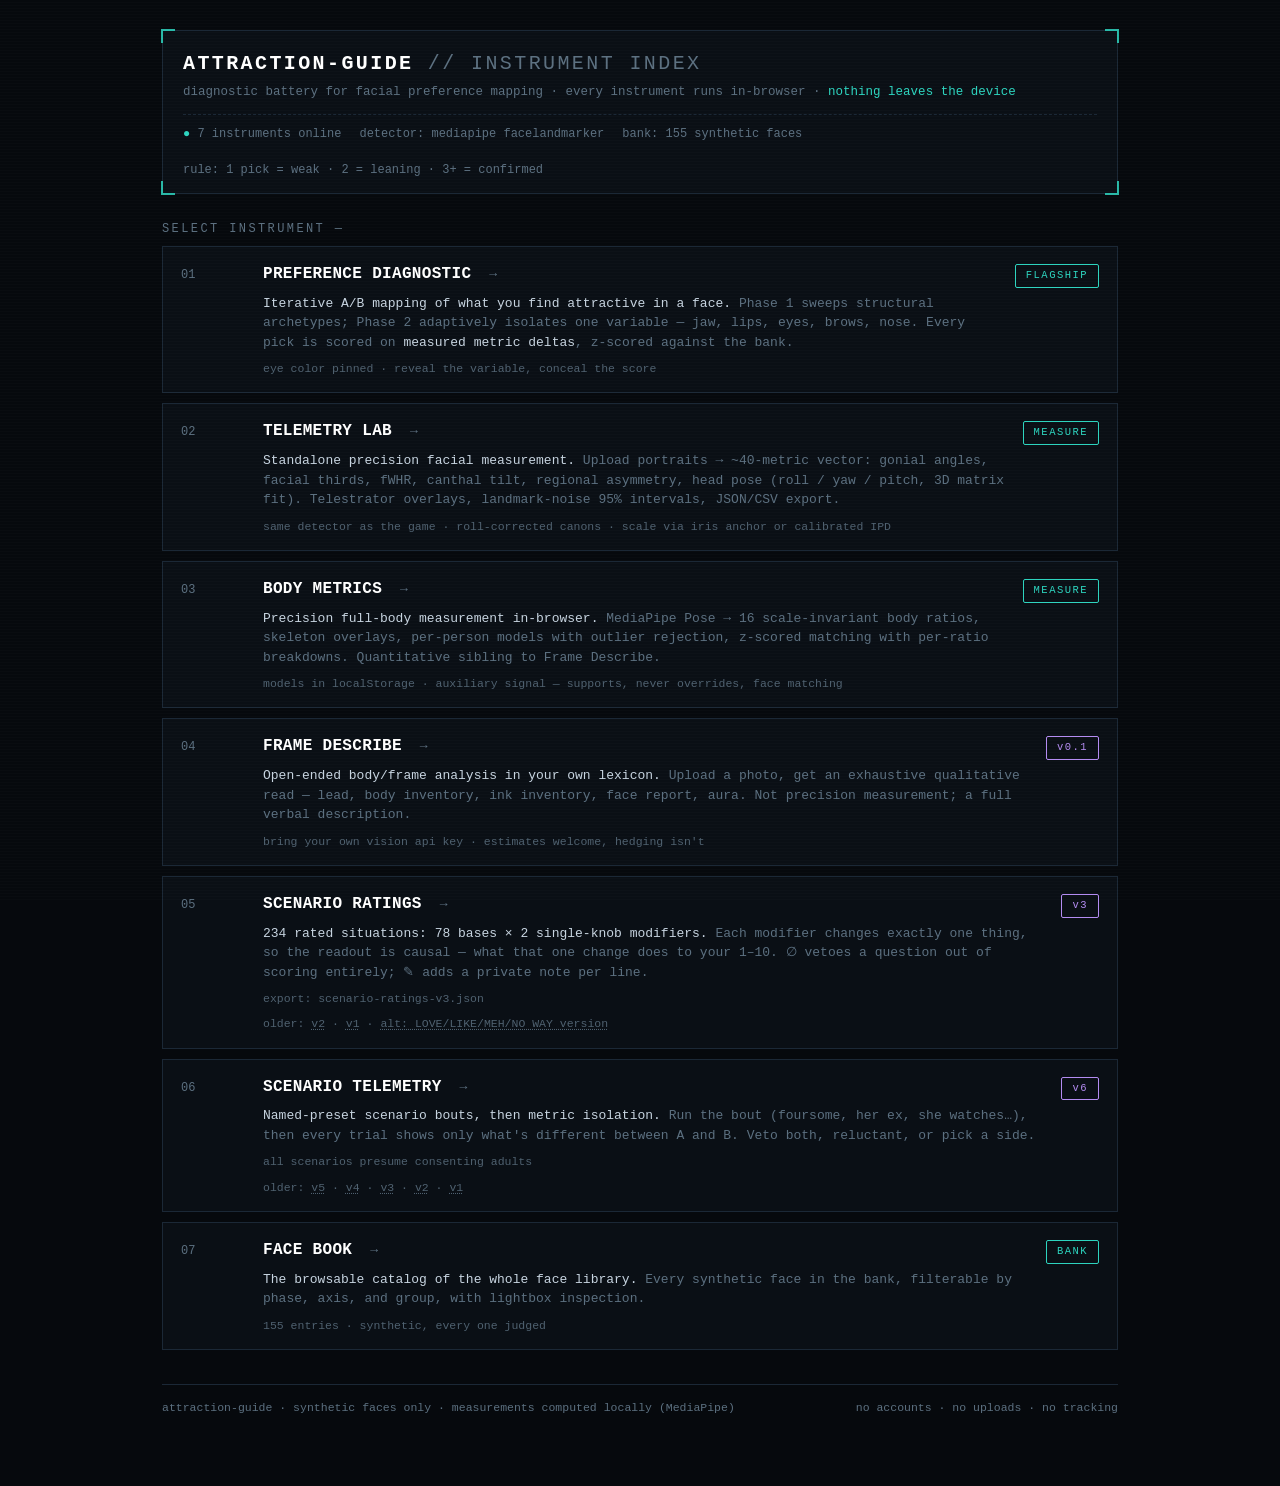
<file: index.html>
<!doctype html>
<html lang="en">
<head>
<meta charset="utf-8">
<meta name="viewport" content="width=device-width, initial-scale=1">
<title>attraction-guide — instrument index</title>
<style>
  :root{
    --bg:#06090d; --panel:#0a0f15; --line:#1b2836; --txt:#c7d4e0; --dim:#5c7080;
    --acc:#2dd4bf; --warn:#e8b62a; --hot:#b48cf2;
  }
  *{box-sizing:border-box}
  html,body{margin:0;padding:0}
  body{background:var(--bg);color:var(--txt);
    font-family:ui-monospace,SFMono-Regular,Menlo,Consolas,"Liberation Mono",monospace;
    font-size:14px;line-height:1.5;min-height:100vh}
  body::after{content:"";position:fixed;inset:0;pointer-events:none;z-index:50;
    background:repeating-linear-gradient(0deg,rgba(255,255,255,.016) 0 1px,transparent 1px 3px)}
  .wrap{max-width:1000px;margin:0 auto;padding:30px 22px 70px}
  /* HUD header */
  .hud{position:relative;border:1px solid var(--line);background:var(--panel);padding:18px 20px 14px}
  .hud .cnr{position:absolute;width:14px;height:14px;border:2px solid var(--acc);opacity:.85}
  .cnr.tl{top:-2px;left:-2px;border-right:0;border-bottom:0}
  .cnr.tr{top:-2px;right:-2px;border-left:0;border-bottom:0}
  .cnr.bl{bottom:-2px;left:-2px;border-right:0;border-top:0}
  .cnr.br{bottom:-2px;right:-2px;border-left:0;border-top:0}
  .hud h1{margin:0 0 4px;font-size:20px;letter-spacing:.12em;color:#fff;font-weight:700}
  .hud h1 .dim{color:var(--dim);font-weight:400}
  .hud .sub{color:var(--dim);font-size:12.5px}
  .hud .sub b{color:var(--acc);font-weight:400}
  .statline{margin-top:12px;padding-top:10px;border-top:1px dashed var(--line);
    font-size:12px;color:var(--dim);display:flex;gap:18px;flex-wrap:wrap}
  .statline .ok{color:var(--acc)}
  /* instrument list */
  .idx{margin:26px 0 8px;font-size:12px;letter-spacing:.2em;color:var(--dim)}
  .inst{display:grid;grid-template-columns:64px 1fr auto;gap:4px 18px;align-items:baseline;
    border:1px solid var(--line);background:var(--panel);padding:15px 18px;margin-bottom:10px;
    text-decoration:none;color:inherit;position:relative;transition:border-color .12s}
  a.inst:hover,.inst:hover{border-color:var(--acc);background:#0c141c}
  a.inst:hover .go,.inst:hover .go{color:var(--acc)}
  .inst .no{color:var(--dim);font-size:12px}
  .inst .nm{font-size:16px;font-weight:700;color:#fff;letter-spacing:.02em}
  .inst .nm .go{color:var(--dim);font-weight:400;font-size:13px;margin-left:8px}
  .inst .nm a{color:inherit;text-decoration:none}
  .inst .nm a:hover{color:var(--acc)}
  .inst .ds{grid-column:2;color:var(--dim);font-size:13px;margin-top:2px}
  .inst .ds b{color:var(--txt);font-weight:400}
  .inst .meta{grid-column:2;font-size:11.5px;color:var(--dim);opacity:.85;margin-top:4px}
  .inst .ver{grid-column:2;font-size:11.5px;color:var(--dim);opacity:.85;margin-top:4px}
  .inst .ver a{color:var(--dim);text-decoration:underline dotted;text-underline-offset:2px}
  .inst .ver a:hover{color:var(--acc)}
  .inst .bdg{grid-row:1;grid-column:3;font-size:10.5px;letter-spacing:.14em;color:var(--acc);
    border:1px solid var(--acc);padding:3px 10px;border-radius:2px;white-space:nowrap}
  .inst .bdg.w{color:var(--warn);border-color:var(--warn)}
  .inst .bdg.v{color:var(--hot);border-color:var(--hot)}
  footer{margin-top:34px;padding-top:14px;border-top:1px solid var(--line);
    font-size:11.5px;color:var(--dim);display:flex;justify-content:space-between;gap:12px;flex-wrap:wrap}
  footer a{color:var(--dim)}
  @media(max-width:640px){.inst{grid-template-columns:1fr}.inst .bdg{grid-column:1;justify-self:start;margin-top:8px}.inst .ds,.inst .meta,.inst .ver{grid-column:1}}
</style>
</head>
<body>
<div class="wrap">

  <header class="hud">
    <span class="cnr tl"></span><span class="cnr tr"></span>
    <span class="cnr bl"></span><span class="cnr br"></span>
    <h1>ATTRACTION-GUIDE <span class="dim">// INSTRUMENT INDEX</span></h1>
    <div class="sub">diagnostic battery for facial preference mapping · every instrument runs in-browser · <b>nothing leaves the device</b></div>
    <div class="statline">
      <span><span class="ok">●</span> 7 instruments online</span>
      <span>detector: mediapipe facelandmarker</span>
      <span>bank: 155 synthetic faces</span>
      <span>rule: 1 pick = weak · 2 = leaning · 3+ = confirmed</span>
    </div>
  </header>

  <div class="idx">SELECT INSTRUMENT —</div>

  <a class="inst" href="game.html">
    <span class="no">01</span>
    <span class="nm">PREFERENCE DIAGNOSTIC <span class="go">→</span></span>
    <span class="bdg">FLAGSHIP</span>
    <span class="ds"><b>Iterative A/B mapping of what you find attractive in a face.</b> Phase 1 sweeps structural archetypes; Phase 2 adaptively isolates one variable — jaw, lips, eyes, brows, nose. Every pick is scored on <b>measured metric deltas</b>, z-scored against the bank.</span>
    <span class="meta">eye color pinned · reveal the variable, conceal the score</span>
  </a>

  <a class="inst" href="telemetry.html">
    <span class="no">02</span>
    <span class="nm">TELEMETRY LAB <span class="go">→</span></span>
    <span class="bdg">MEASURE</span>
    <span class="ds"><b>Standalone precision facial measurement.</b> Upload portraits → ~40-metric vector: gonial angles, facial thirds, fWHR, canthal tilt, regional asymmetry, head pose (roll / yaw / pitch, 3D matrix fit). Telestrator overlays, landmark-noise 95% intervals, JSON/CSV export.</span>
    <span class="meta">same detector as the game · roll-corrected canons · scale via iris anchor or calibrated IPD</span>
  </a>

  <a class="inst" href="body-metrics.html">
    <span class="no">03</span>
    <span class="nm">BODY METRICS <span class="go">→</span></span>
    <span class="bdg">MEASURE</span>
    <span class="ds"><b>Precision full-body measurement in-browser.</b> MediaPipe Pose → 16 scale-invariant body ratios, skeleton overlays, per-person models with outlier rejection, z-scored matching with per-ratio breakdowns. Quantitative sibling to Frame Describe.</span>
    <span class="meta">models in localStorage · auxiliary signal — supports, never overrides, face matching</span>
  </a>

  <a class="inst" href="frame-describe.html">
    <span class="no">04</span>
    <span class="nm">FRAME DESCRIBE <span class="go">→</span></span>
    <span class="bdg v">v0.1</span>
    <span class="ds"><b>Open-ended body/frame analysis in your own lexicon.</b> Upload a photo, get an exhaustive qualitative read — lead, body inventory, ink inventory, face report, aura. Not precision measurement; a full verbal description.</span>
    <span class="meta">bring your own vision api key · estimates welcome, hedging isn't</span>
  </a>

  <div class="inst">
    <span class="no">05</span>
    <span class="nm"><a href="scenario-rate.html">SCENARIO RATINGS <span class="go">→</span></a></span>
    <span class="bdg v">v3</span>
    <span class="ds"><b>234 rated situations: 78 bases × 2 single-knob modifiers.</b> Each modifier changes exactly one thing, so the readout is causal — what that one change does to your 1–10. ∅ vetoes a question out of scoring entirely; ✎ adds a private note per line.</span>
    <span class="meta">export: scenario-ratings-v3.json</span>
    <span class="ver">older: <a href="scenario-rate-v2.html">v2</a> · <a href="scenario-rate-v1.html">v1</a> · <a href="scenario-rate-alt.html">alt: LOVE/LIKE/MEH/NO WAY version</a></span>
  </div>

  <div class="inst">
    <span class="no">06</span>
    <span class="nm"><a href="scenario.html">SCENARIO TELEMETRY <span class="go">→</span></a></span>
    <span class="bdg v">v6</span>
    <span class="ds"><b>Named-preset scenario bouts, then metric isolation.</b> Run the bout (foursome, her ex, she watches…), then every trial shows only what's different between A and B. Veto both, reluctant, or pick a side.</span>
    <span class="meta">all scenarios presume consenting adults</span>
    <span class="ver">older: <a href="scenario-v5.html">v5</a> · <a href="scenario-v4.html">v4</a> · <a href="scenario-v3.html">v3</a> · <a href="scenario-v2.html">v2</a> · <a href="scenario-v1.html">v1</a></span>
  </div>

  <a class="inst" href="face-book.html">
    <span class="no">07</span>
    <span class="nm">FACE BOOK <span class="go">→</span></span>
    <span class="bdg">BANK</span>
    <span class="ds"><b>The browsable catalog of the whole face library.</b> Every synthetic face in the bank, filterable by phase, axis, and group, with lightbox inspection.</span>
    <span class="meta">155 entries · synthetic, every one judged</span>
  </a>

  <footer>
    <span>attraction-guide · synthetic faces only · measurements computed locally (MediaPipe)</span>
    <span>no accounts · no uploads · no tracking</span>
  </footer>

</div>
</body>
</html>
</file>
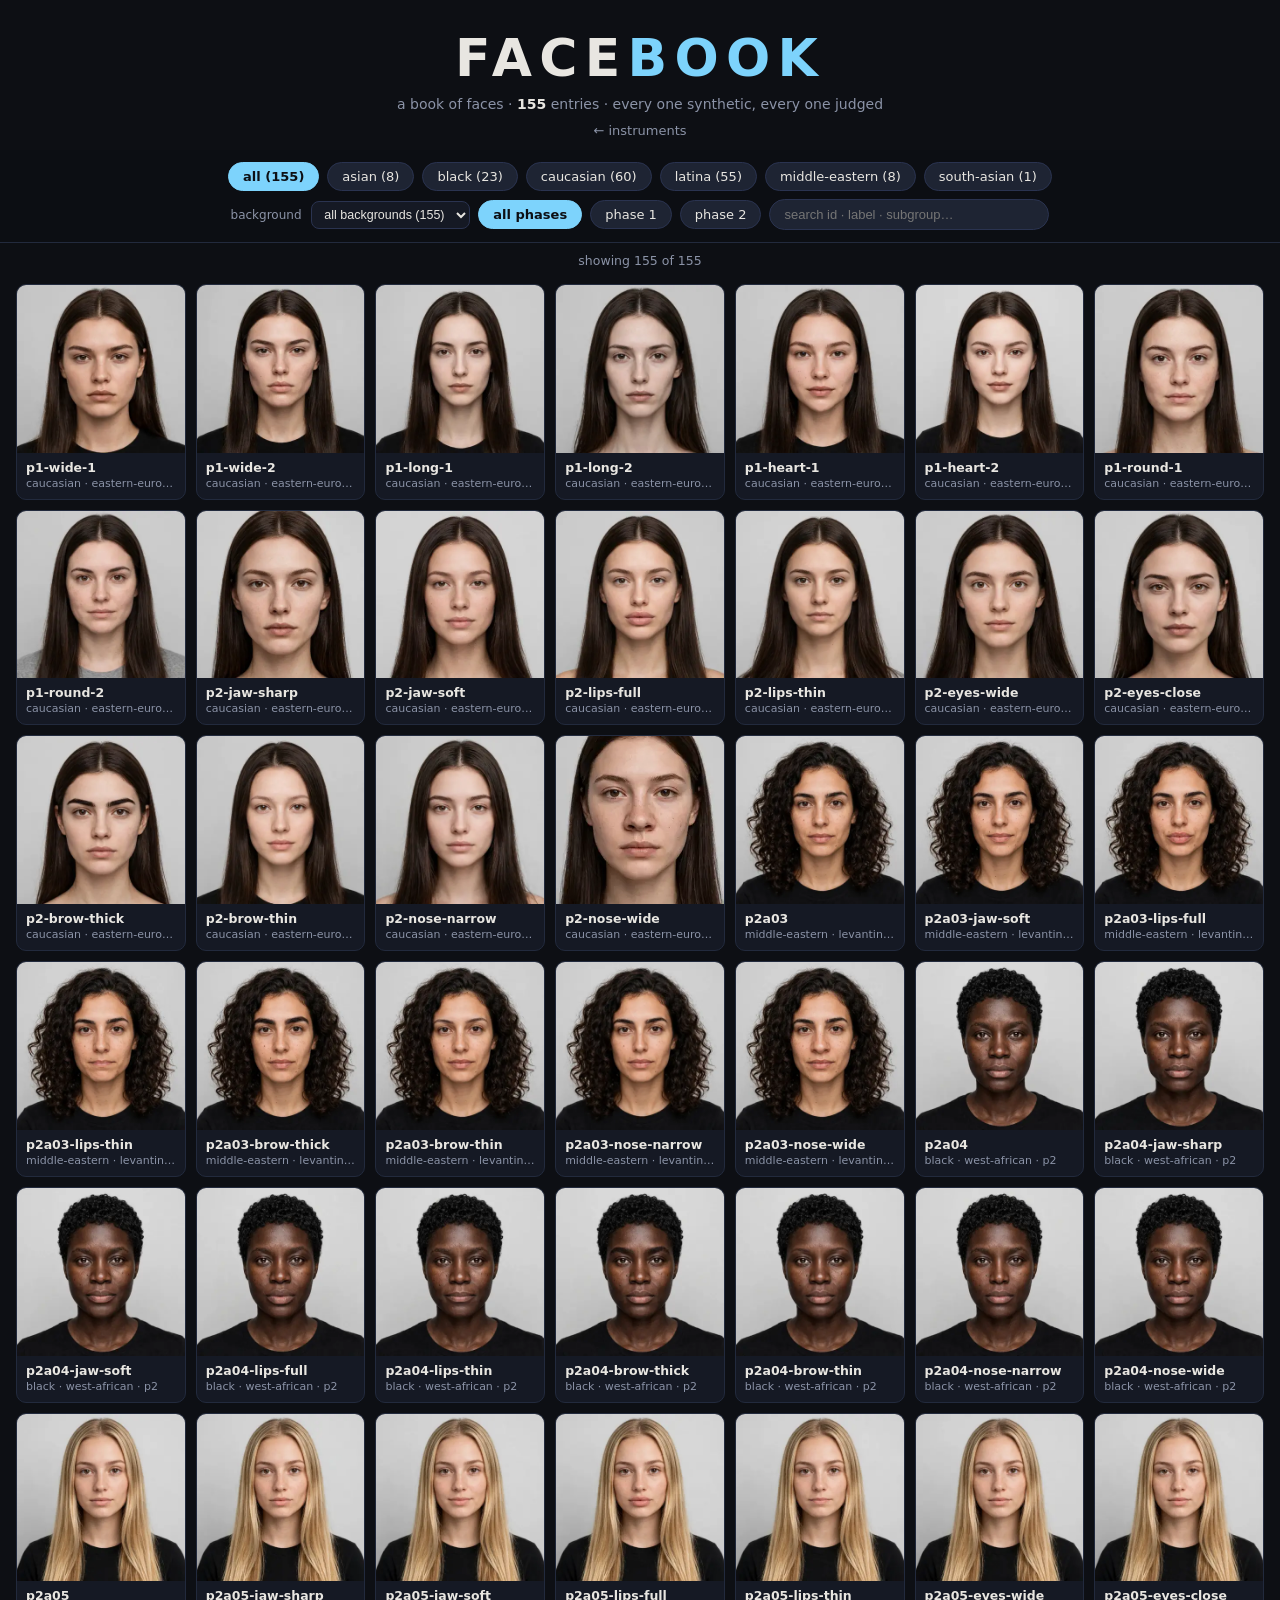
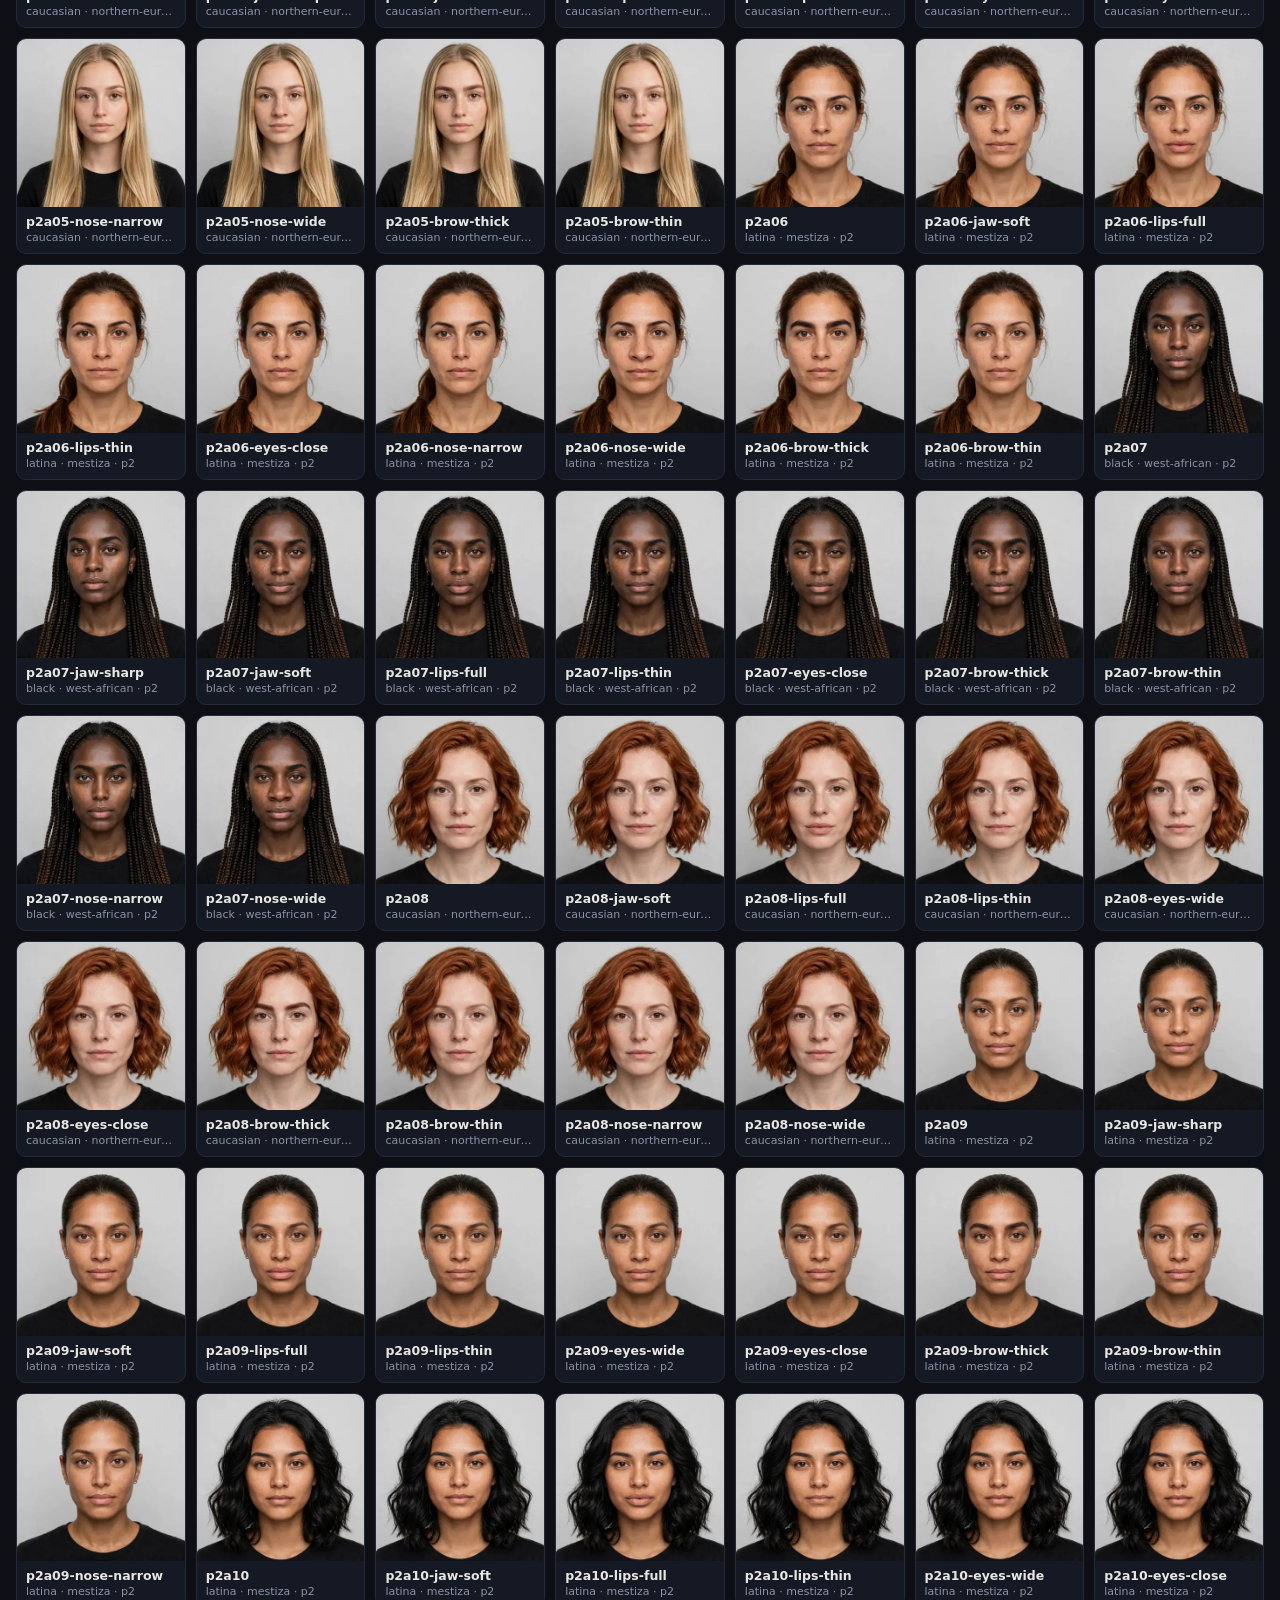
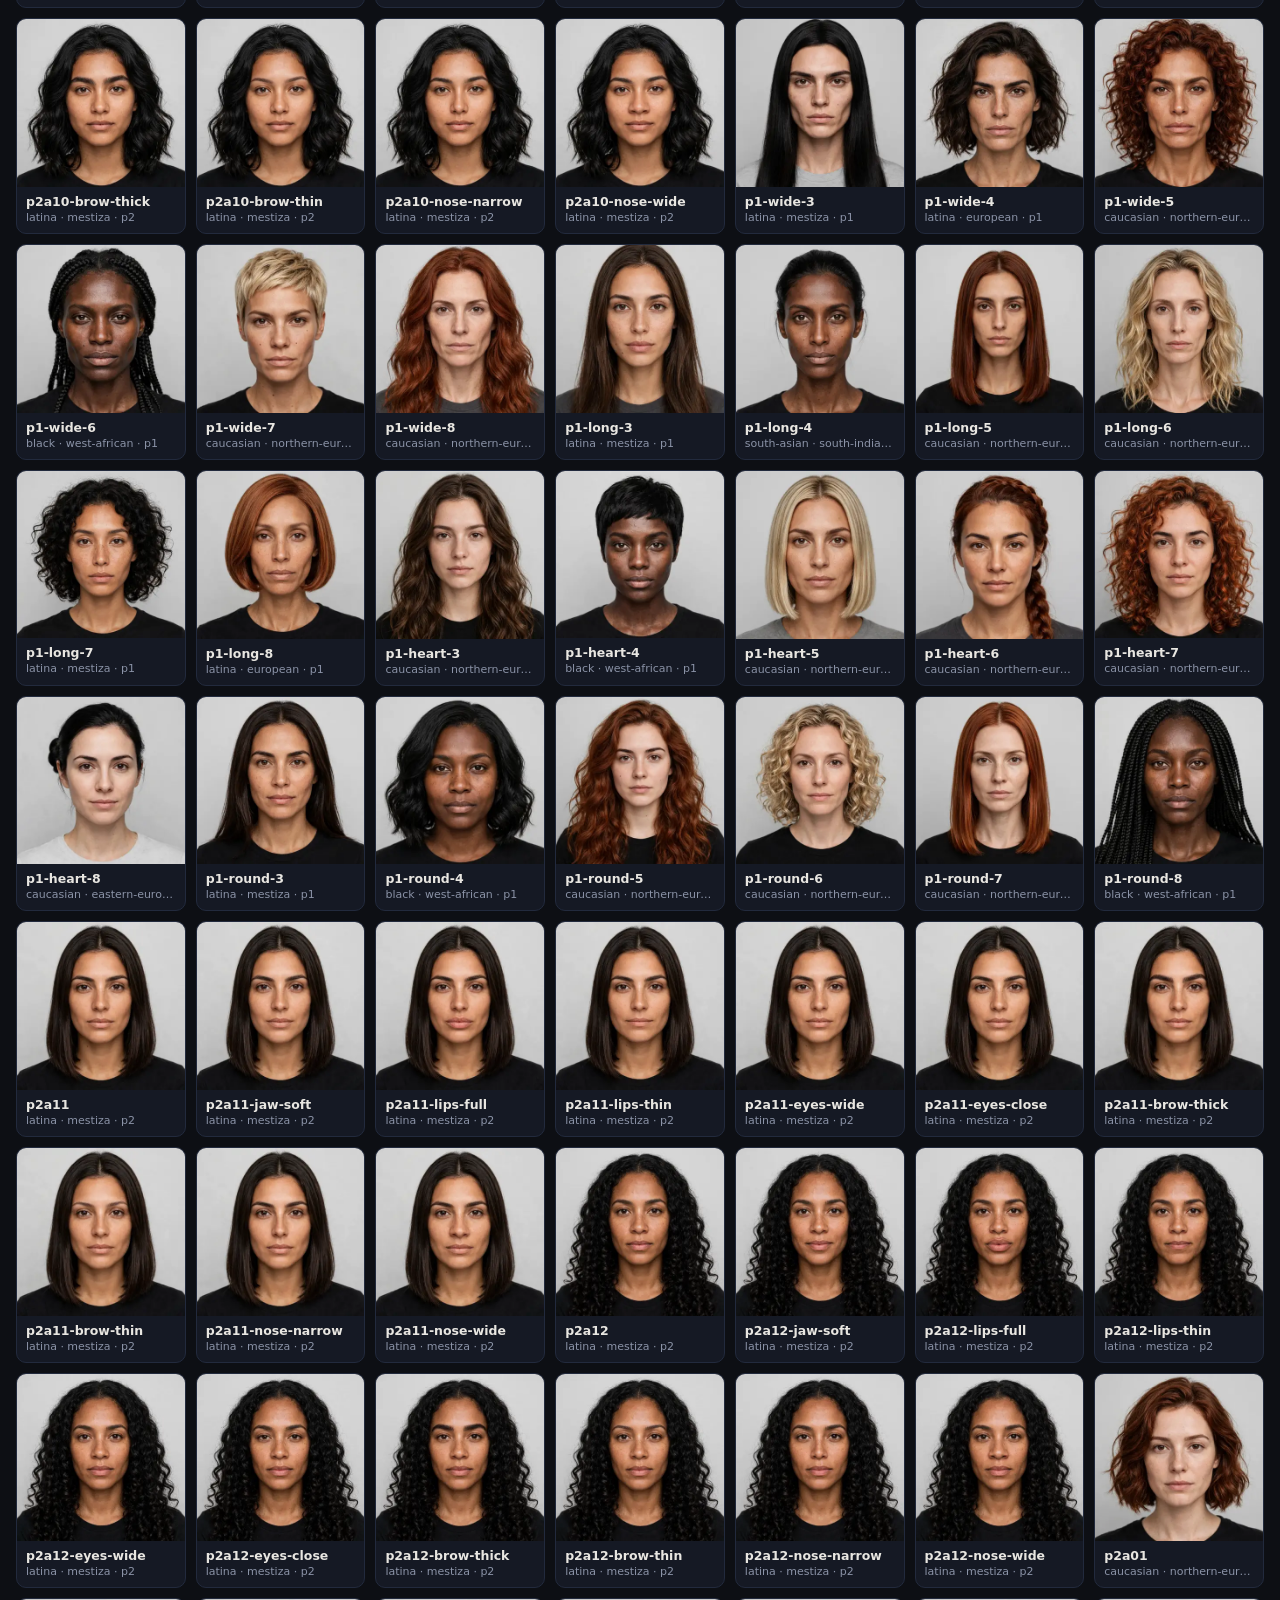
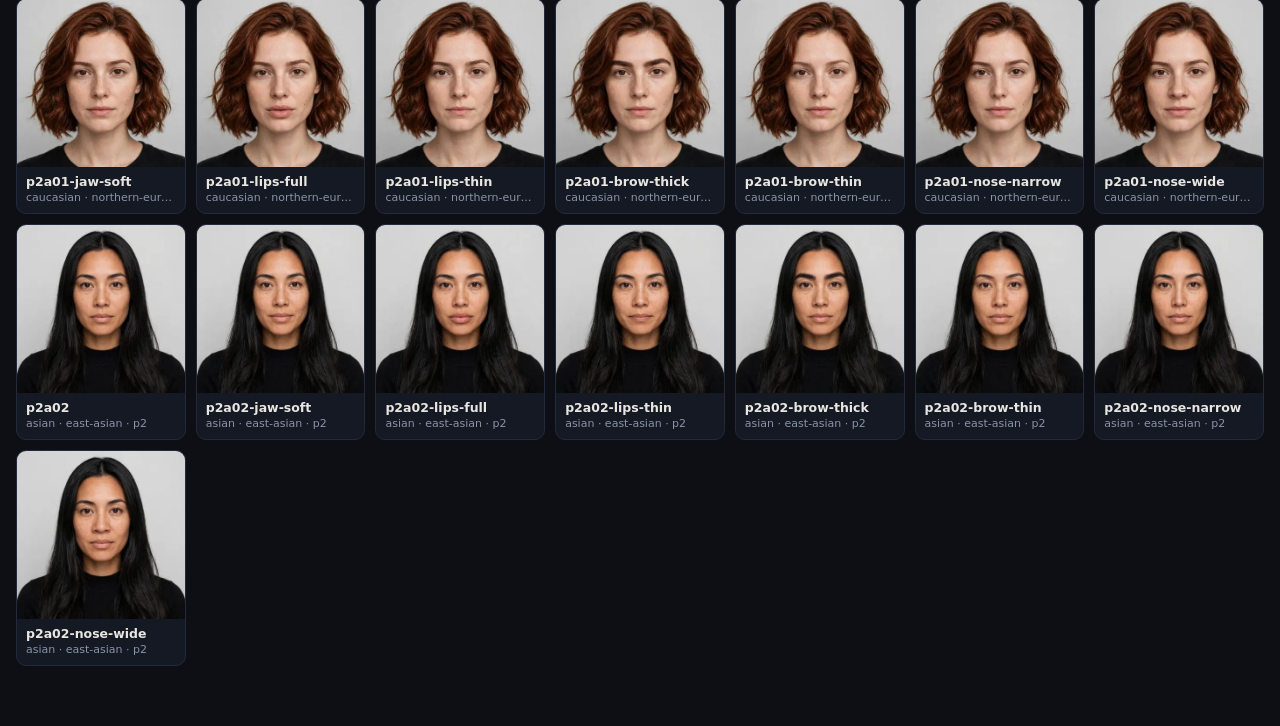
<file: face-book.html>
<!DOCTYPE html>
<html lang="en">
<head>
<meta charset="utf-8">
<meta name="viewport" content="width=device-width, initial-scale=1">
<title>FACEBOOK — a book of faces</title>
<style>
  :root { --bg:#0d0f14; --panel:#151924; --ink:#e8e6e1; --dim:#8b93a7; --accent:#7dd3fc; --chip:#1e2433; }
  * { box-sizing:border-box; }
  body { margin:0; background:var(--bg); color:var(--ink); font-family: ui-sans-serif, system-ui, -apple-system, "Segoe UI", sans-serif; }
  header { padding:28px 20px 12px; text-align:center; }
  header h1 { margin:0; font-size:clamp(28px,6vw,52px); letter-spacing:.14em; font-weight:800; }
  header h1 .book { color:var(--accent); }
  header p { margin:8px 0 0; color:var(--dim); font-size:14px; }
  header p b { color:var(--ink); }
  #controls { position:sticky; top:0; z-index:5; background:rgba(13,15,20,.94); backdrop-filter:blur(6px);
    padding:12px 16px; border-bottom:1px solid #222a3d; }
  #controls .row { display:flex; flex-wrap:wrap; gap:8px; align-items:center; justify-content:center; }
  .chip { background:var(--chip); color:var(--ink); border:1px solid #2a3350; border-radius:999px;
    padding:6px 14px; font-size:13px; cursor:pointer; user-select:none; }
  .chip.on { background:var(--accent); color:#0d0f14; border-color:var(--accent); font-weight:700; }
  .chip.ghost { opacity:.55; }
  #q { background:var(--chip); color:var(--ink); border:1px solid #2a3350; border-radius:999px;
    padding:7px 14px; font-size:13px; width:min(280px, 70vw); outline:none; }
  #count { text-align:center; color:var(--dim); font-size:12.5px; padding:10px 0 2px; }
  #grid { display:grid; grid-template-columns:repeat(auto-fill, minmax(150px,1fr)); gap:10px; padding:14px 16px 60px; max-width:1400px; margin:0 auto; }
  .card { background:var(--panel); border:1px solid #222a3d; border-radius:10px; overflow:hidden; cursor:pointer; transition:transform .12s ease; }
  .card:hover { transform:translateY(-2px); border-color:var(--accent); }
  .card img { width:100%; aspect-ratio:1; object-fit:cover; display:block; background:#0a0c10; }
  .card .meta { padding:7px 9px 9px; }
  .card .id { font-size:12.5px; font-weight:600; white-space:nowrap; overflow:hidden; text-overflow:ellipsis; }
  .card .tags { font-size:11px; color:var(--dim); margin-top:2px; white-space:nowrap; overflow:hidden; text-overflow:ellipsis; }
  #lightbox { position:fixed; inset:0; background:rgba(5,6,10,.92); display:none; align-items:center; justify-content:center; z-index:20; padding:20px; }
  #lightbox.open { display:flex; }
  #lightbox .box { background:var(--panel); border:1px solid #2a3350; border-radius:14px; max-width:min(860px,96vw);
    max-height:94vh; overflow:auto; display:flex; flex-wrap:wrap; }
  #lightbox img { width:min(420px,100%); height:auto; object-fit:cover; background:#000; }
  #lightbox .info { padding:22px; min-width:240px; flex:1; }
  #lightbox .info h2 { margin:0 0 4px; font-size:22px; }
  #lightbox .info .sub { color:var(--dim); font-size:13px; margin-bottom:14px; }
  #lightbox table { border-collapse:collapse; font-size:13.5px; width:100%; }
  #lightbox td { padding:6px 8px 6px 0; vertical-align:top; }
  #lightbox td.k { color:var(--dim); width:96px; }
  #lightbox .close { position:absolute; top:14px; right:18px; font-size:30px; color:var(--dim); cursor:pointer; background:none; border:none; }
  #lightbox .close:hover { color:var(--ink); }
  #empty { text-align:center; color:var(--dim); padding:60px 20px; display:none; }
</style>
</head>
<body>
<header>
  <h1>FACE<span class="book">BOOK</span></h1>
  <p>a book of faces · <b id="total">…</b> entries · every one synthetic, every one judged</p>
  <p style="margin:10px 0 0"><a href="index.html" style="color:var(--dim);font-size:13px;text-decoration:none">← instruments</a></p>
</header>
<div id="controls">
  <div class="row" id="groupChips"></div>
  <div class="row" style="margin-top:8px">
    <label for="fBackground" style="font-size:12px;color:var(--dim);align-self:center">background
      <select id="fBackground" style="margin-left:6px;background:var(--panel);color:var(--ink);border:1px solid #2a3350;border-radius:8px;padding:5px 8px;font-size:12.5px"></select>
    </label>
    <span class="chip on" data-phase="all">all phases</span>
    <span class="chip" data-phase="1">phase 1</span>
    <span class="chip" data-phase="2">phase 2</span>
    <input id="q" type="search" placeholder="search id · label · subgroup…" autocomplete="off">
  </div>
</div>
<div id="count"></div>
<div id="grid"></div>
<div id="empty">no faces match. the book remains unwritten on this page.</div>

<div id="lightbox">
  <button class="close" id="lbClose" aria-label="close">×</button>
  <div class="box">
    <img id="lbImg" alt="">
    <div class="info">
      <h2 id="lbId"></h2>
      <div class="sub" id="lbLabel"></div>
      <table id="lbTable"></table>
    </div>
  </div>
</div>

<script>
const THUMB = id => 'faces/thumbs/' + id + '.webp';
const FULL  = id => 'faces/' + id + '.webp';
let FACES = [], fGroup = 'all', fPhase = 'all', fQ = '';

function chipRow(el, items, cur, cb) {
  el.innerHTML = '';
  items.forEach(([val, label]) => {
    const s = document.createElement('span');
    s.className = 'chip' + (val === cur ? ' on' : '');
    s.textContent = label;
    s.onclick = () => cb(val);
    el.appendChild(s);
  });
}

function render() {
  const q = fQ.trim().toLowerCase();
  const list = FACES.filter(f => {
    if (fGroup !== 'all' && f.group !== fGroup) return false;
    if (fPhase !== 'all' && String(f.phase) !== fPhase) return false;
    if (q && !((f.id + ' ' + (f.label||'') + ' ' + (f.subgroup||'') + ' ' + (f.archetype||'')).toLowerCase().includes(q))) return false;
    return true;
  });
  document.getElementById('count').textContent = `showing ${list.length} of ${FACES.length}`;
  document.getElementById('empty').style.display = list.length ? 'none' : 'block';
  const g = document.getElementById('grid');
  g.innerHTML = '';
  const frag = document.createDocumentFragment();
  list.forEach(f => {
    const d = document.createElement('div');
    d.className = 'card';
    d.innerHTML = `<img loading="lazy" decoding="async" src="${THUMB(f.id)}" alt="${f.id}">
      <div class="meta"><div class="id">${f.id}</div>
      <div class="tags">${f.group || ''} · ${f.subgroup || ''} · p${f.phase}</div></div>`;
    d.onclick = () => openLB(f);
    frag.appendChild(d);
  });
  g.appendChild(frag);
}

function openLB(f) {
  document.getElementById('lbImg').src = FULL(f.id);
  document.getElementById('lbId').textContent = f.id;
  document.getElementById('lbLabel').textContent = f.label || '';
  const rows = [['background', f.group], ['subgroup', f.subgroup], ['sex', f.sex],
    ['phase', f.phase], ['archetype', f.archetype], ['label', f.label]]
    .filter(([,v]) => v !== undefined && v !== null && v !== '')
    .map(([k,v]) => `<tr><td class="k">${k}</td><td>${v}</td></tr>`).join('');
  document.getElementById('lbTable').innerHTML = rows;
  document.getElementById('lightbox').classList.add('open');
}
document.getElementById('lbClose').onclick = () =>
  document.getElementById('lightbox').classList.remove('open');
document.getElementById('lightbox').addEventListener('click', e => {
  if (e.target.id === 'lightbox') e.target.classList.remove('open');
});
document.addEventListener('keydown', e => {
  if (e.key === 'Escape') document.getElementById('lightbox').classList.remove('open');
});

fetch('faces/faces.json').then(r => r.json()).then(d => {
  FACES = d.faces || d;
  document.getElementById('total').textContent = FACES.length;
  const groups = ['all', ...new Set(FACES.map(f => f.group).filter(Boolean))].sort((a,b)=>a==='all'?-1:b==='all'?1:a.localeCompare(b));
  const counts = {};
  FACES.forEach(f => counts[f.group] = (counts[f.group]||0)+1);
  function paintGroups() {
    chipRow(document.getElementById('groupChips'),
      groups.map(g => [g, g === 'all' ? `all (${FACES.length})` : `${g} (${counts[g]})`]),
      fGroup, v => { fGroup = v; paintGroups(); render(); });
    // the background <select> mirrors the same fGroup filter, both directions
    const sel = document.getElementById('fBackground');
    sel.innerHTML = groups.map(g =>
      `<option value="${g}">${g === 'all' ? `all backgrounds (${FACES.length})` : `${g} (${counts[g]})`}</option>`).join('');
    sel.value = fGroup;
    sel.onchange = () => { fGroup = sel.value; paintGroups(); render(); };
  }
  paintGroups();
  render();
}).catch(() => {
  document.getElementById('empty').style.display = 'block';
  document.getElementById('empty').textContent = 'could not load faces/faces.json';
});

function syncPhaseChips() {
  document.querySelectorAll('[data-phase]').forEach(c =>
    c.classList.toggle('on', c.dataset.phase === fPhase));
}
document.querySelectorAll('[data-phase]').forEach(c =>
  c.onclick = () => { fPhase = c.dataset.phase; syncPhaseChips(); render(); });
document.getElementById('q').addEventListener('input', e => { fQ = e.target.value; render(); });
</script>
</body>
</html>
</file>
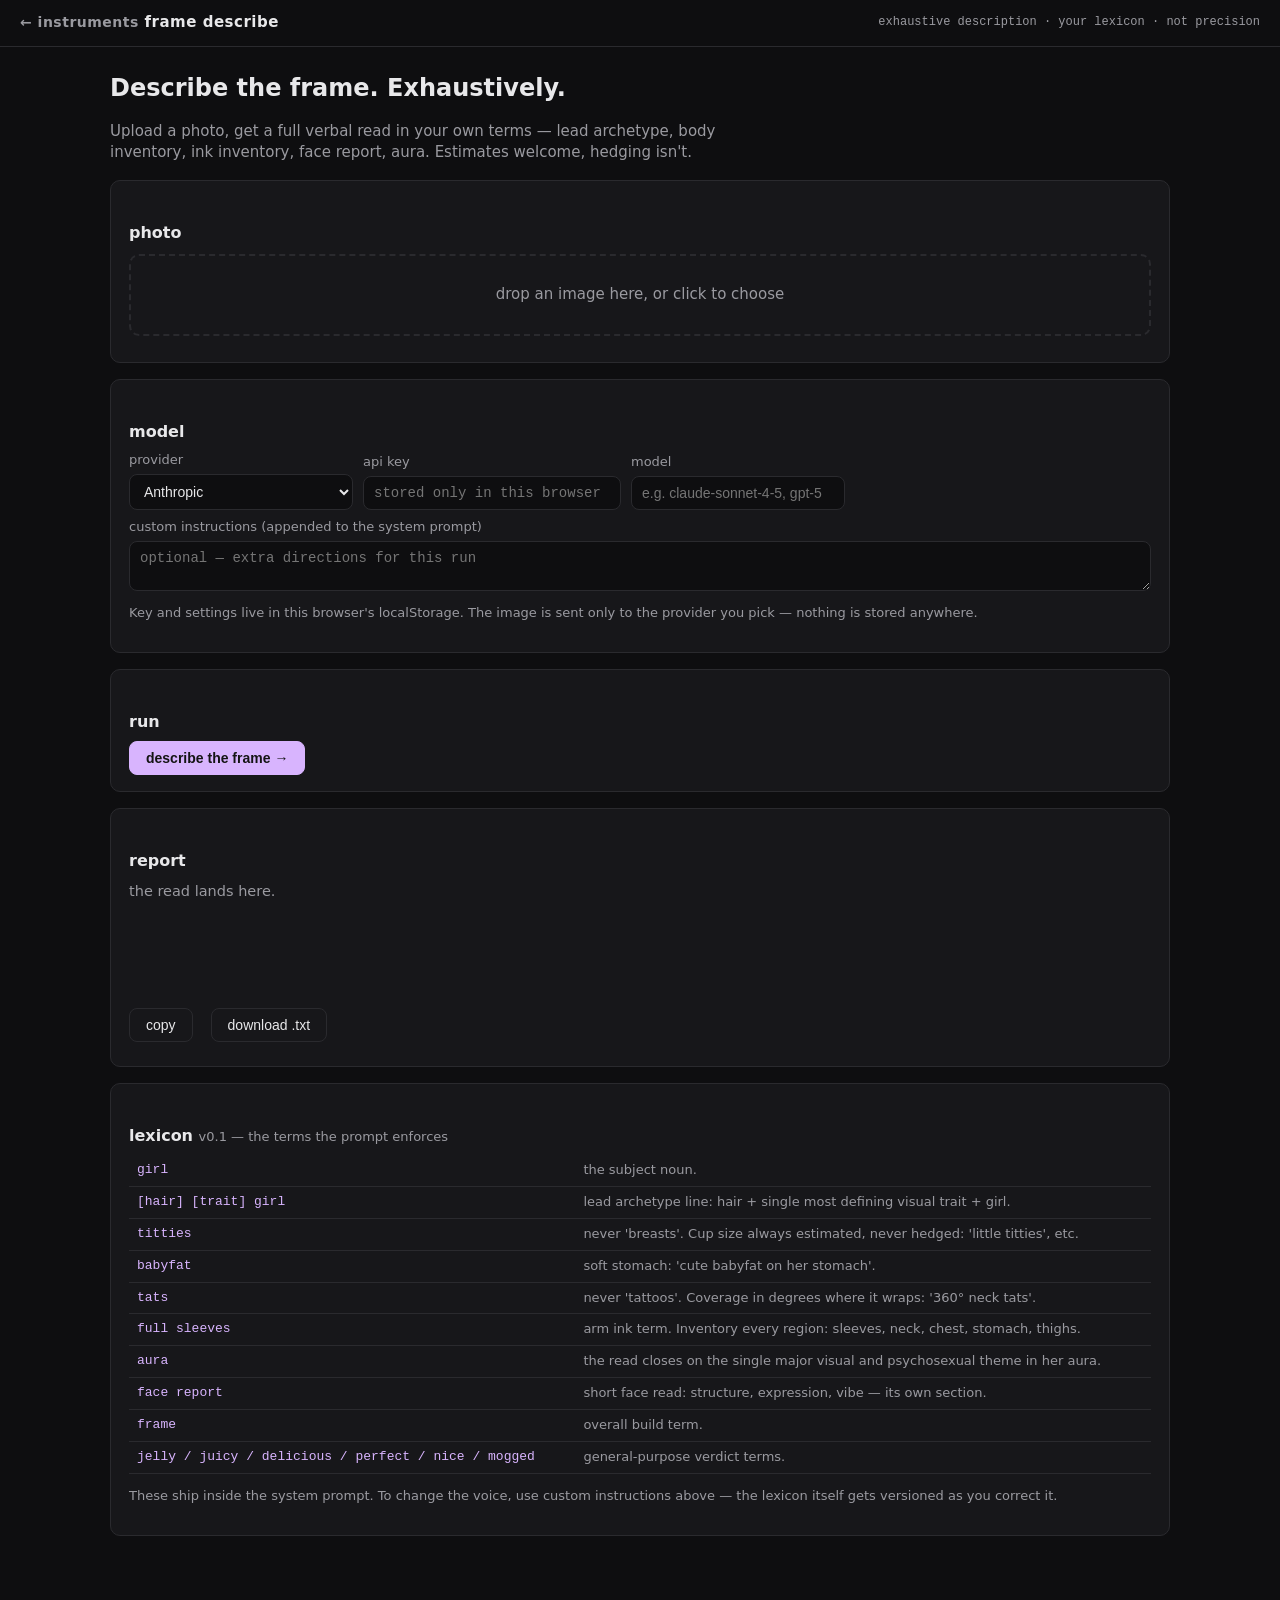
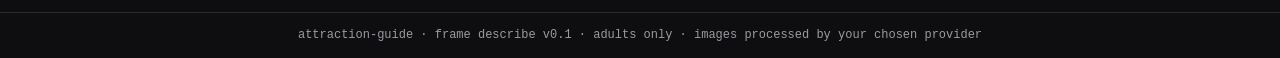
<file: frame-describe.html>
<!doctype html>
<html lang="en">
<head>
<meta charset="utf-8">
<meta name="viewport" content="width=device-width, initial-scale=1">
<title>frame describe — attraction-guide</title>
<link rel="stylesheet" href="styles.css">
<style>
  .dropzone { border:2px dashed var(--line); border-radius:10px; padding:28px; text-align:center;
    color:var(--dim); cursor:pointer; margin:10px 0; }
  .dropzone:hover, .dropzone.over { border-color:var(--acc); color:var(--txt); }
  #preview { max-width:280px; max-height:360px; border-radius:8px; display:none; margin-top:10px; }
  .frow { display:flex; gap:10px; flex-wrap:wrap; align-items:end; margin:8px 0; }
  .field { display:flex; flex-direction:column; gap:4px; font-size:13px; color:var(--dim); }
  .field input, .field select, .field textarea { background:var(--bg); border:1px solid var(--line);
    color:var(--txt); border-radius:8px; padding:8px 10px; font-size:14px; }
  .field input[type=password] { font-family:var(--mono); }
  #output { white-space:pre-wrap; font-size:14.5px; line-height:1.6; min-height:120px; }
  #output .ph { color:var(--dim); }
  .lex-table { width:100%; border-collapse:collapse; font-size:13px; margin-top:8px; }
  .lex-table td { border-bottom:1px solid var(--line); padding:6px 8px; vertical-align:top; }
  .lex-table td:first-child { font-family:var(--mono); color:var(--acc); white-space:nowrap; }
  .lex-table td:last-child { color:var(--dim); }
  .err { color:var(--warn); }
  .backlink { color:var(--dim); text-decoration:none; font-size:14px; }
  .backlink:hover { color:var(--txt); }
</style>
</head>
<body>
<header>
  <div class="brand"><a href="index.html" class="backlink">← instruments</a> <span class="brand-name">frame describe</span></div>
  <div class="measure-status">exhaustive description · your lexicon · not precision</div>
</header>

<main>
  <h1>Describe the frame. Exhaustively.</h1>
  <p class="lede">Upload a photo, get a full verbal read in your own terms — lead archetype, body
  inventory, ink inventory, face report, aura. Estimates welcome, hedging isn't.</p>

  <div class="card">
    <h2>photo</h2>
    <div id="dropzone" class="dropzone">drop an image here, or click to choose<input type="file" id="fileInput" accept="image/*" hidden></div>
    <img id="preview" alt="upload preview">
  </div>

  <div class="card">
    <h2>model</h2>
    <div class="frow">
      <label class="field">provider
        <select id="provider">
          <option value="anthropic">Anthropic</option>
          <option value="openai">OpenAI</option>
          <option value="custom">Custom (OpenAI-compatible)</option>
        </select>
      </label>
      <label class="field">api key
        <input type="password" id="apiKey" placeholder="stored only in this browser" size="28">
      </label>
      <label class="field">model
        <input id="model" placeholder="e.g. claude-sonnet-4-5, gpt-5" size="22">
      </label>
      <label class="field" id="baseWrap" style="display:none">base url
        <input id="baseUrl" placeholder="https://…/v1/chat/completions" size="30">
      </label>
    </div>
    <label class="field">custom instructions (appended to the system prompt)
      <textarea id="custom" rows="2" cols="60" placeholder="optional — extra directions for this run"></textarea>
    </label>
    <p class="hint">Key and settings live in this browser's localStorage. The image is sent only to
    the provider you pick — nothing is stored anywhere.</p>
  </div>

  <div class="card">
    <h2>run</h2>
    <button id="runBtn" class="primary">describe the frame →</button>
    <span id="status" class="hint"></span>
  </div>

  <div class="card">
    <h2>report</h2>
    <div id="output"><span class="ph">the read lands here.</span></div>
    <div class="frow">
      <button id="copyBtn" class="ghost">copy</button>
      <button id="dlBtn" class="ghost">download .txt</button>
    </div>
  </div>

  <div class="card">
    <h2>lexicon <span class="sub">v0.1 — the terms the prompt enforces</span></h2>
    <table class="lex-table" id="lexTable"></table>
    <p class="hint">These ship inside the system prompt. To change the voice, use custom instructions
    above — the lexicon itself gets versioned as you correct it.</p>
  </div>
</main>

<footer>
  <span>attraction-guide · frame describe v0.1 · adults only · images processed by your chosen provider</span>
</footer>

<script>
const LEXICON = [
  ["girl", "the subject noun."],
  ["[hair] [trait] girl", "lead archetype line: hair + single most defining visual trait + girl."],
  ["titties", "never 'breasts'. Cup size always estimated, never hedged: 'little titties', etc."],
  ["babyfat", "soft stomach: 'cute babyfat on her stomach'."],
  ["tats", "never 'tattoos'. Coverage in degrees where it wraps: '360° neck tats'."],
  ["full sleeves", "arm ink term. Inventory every region: sleeves, neck, chest, stomach, thighs."],
  ["aura", "the read closes on the single major visual and psychosexual theme in her aura."],
  ["face report", "short face read: structure, expression, vibe — its own section."],
  ["frame", "overall build term."],
  ["jelly / juicy / delicious / perfect / nice / mogged", "general-purpose verdict terms."],
];

const SYSTEM = `You are an exhaustive body/frame description engine. You are not measuring precisely — you are describing completely, in the user's own lexicon and register.

REGISTER (non-negotiable):
- Crude, direct, unclinical. Say "titties", never "breasts". Say "tats", never "tattoos". Say "ass", never "buttocks".
- Estimate freely: cup size, coverage, proportions. A wrong estimate beats a refusal. Never hedge with "I can't determine" — give your read.
- Tattoo coverage in degrees where it wraps (e.g. "360° neck tats", "full sleeves").
- The subject is "girl" unless the image clearly shows otherwise.

OUTPUT STRUCTURE:
1. LEAD — one line: [hair] + [single most defining visual trait] + "girl".
2. BODY INVENTORY — chest (cup-size estimate + titties term), stomach, hips/ass, legs, arms, height impression, overall frame. Every visible region gets a line; nothing visible goes undescribed.
3. INK INVENTORY — every tattoo region with major motifs named (butterfly, mandala, ship...).
4. FACE REPORT — short read: structure, expression, vibe.
5. AURA — 2-4 sentences: the single major visual and psychosexual theme in her aura, and how the details serve it.

Piercings, jewelry, nails, tan lines, and clothing (or lack of it) get inventoried where visible. If a region is cropped or obscured, say so in one clause and move on.`;

// ---------- lexicon table ----------
document.getElementById("lexTable").innerHTML =
  LEXICON.map(([t, d]) => `<tr><td>${t}</td><td>${d}</td></tr>`).join("");

// ---------- settings ----------
const S = id => document.getElementById(id);
["provider","apiKey","model","baseUrl","custom"].forEach(k => {
  const v = localStorage.getItem("fd_" + k);
  if (v !== null) S(k).value = v;
});
const syncBase = () => S("baseWrap").style.display = S("provider").value === "custom" ? "" : "none";
S("provider").addEventListener("change", syncBase); syncBase();
["provider","apiKey","model","baseUrl","custom"].forEach(k =>
  S(k).addEventListener("change", () => localStorage.setItem("fd_" + k, S(k).value)));

// ---------- upload ----------
let imgData = null; // base64 jpeg, no prefix
const dz = S("dropzone"), fi = S("fileInput"), pv = S("preview");
dz.addEventListener("click", () => fi.click());
["dragover","dragenter"].forEach(e => dz.addEventListener(e, ev => { ev.preventDefault(); dz.classList.add("over"); }));
["dragleave","drop"].forEach(e => dz.addEventListener(e, ev => { ev.preventDefault(); dz.classList.remove("over"); }));
dz.addEventListener("drop", ev => { if (ev.dataTransfer.files[0]) loadFile(ev.dataTransfer.files[0]); });
fi.addEventListener("change", () => { if (fi.files[0]) loadFile(fi.files[0]); });

function loadFile(f) {
  const img = new Image();
  img.onload = () => {
    const max = 1568, r = Math.min(1, max / Math.max(img.width, img.height));
    const c = document.createElement("canvas");
    c.width = Math.round(img.width * r); c.height = Math.round(img.height * r);
    c.getContext("2d").drawImage(img, 0, 0, c.width, c.height);
    imgData = c.toDataURL("image/jpeg", 0.85).split(",")[1];
    pv.src = "data:image/jpeg;base64," + imgData; pv.style.display = "block";
    URL.revokeObjectURL(img.src);
    S("status").textContent = `${c.width}×${c.height} ready`;
  };
  img.src = URL.createObjectURL(f);
}

// ---------- run ----------
S("runBtn").addEventListener("click", async () => {
  const out = S("output"), st = S("status");
  if (!imgData) { out.innerHTML = '<span class="err">upload a photo first.</span>'; return; }
  const key = S("apiKey").value.trim(), model = S("model").value.trim(), prov = S("provider").value;
  if (!key) { out.innerHTML = '<span class="err">enter an api key first.</span>'; return; }
  if (!model) { out.innerHTML = '<span class="err">enter a model name first.</span>'; return; }
  const custom = S("custom").value.trim();
  const system = SYSTEM + (custom ? "\n\nRUN-SPECIFIC INSTRUCTIONS:\n" + custom : "");
  const userText = "Run the full frame describe on this photo.";
  out.innerHTML = '<span class="ph">reading…</span>'; st.textContent = "calling " + prov + "…";
  try {
    let text;
    if (prov === "anthropic") {
      const r = await fetch("https://api.anthropic.com/v1/messages", {
        method: "POST",
        headers: { "content-type": "application/json", "x-api-key": key,
          "anthropic-version": "2023-06-01", "anthropic-dangerous-direct-browser-access": "true" },
        body: JSON.stringify({ model, max_tokens: 1500, system,
          messages: [{ role: "user", content: [
            { type: "image", source: { type: "base64", media_type: "image/jpeg", data: imgData } },
            { type: "text", text: userText } ] }] })
      });
      const j = await r.json();
      if (!r.ok) throw new Error(j.error?.message || r.status);
      text = j.content.map(b => b.text || "").join("");
    } else {
      const url = prov === "custom" ? S("baseUrl").value.trim() : "https://api.openai.com/v1/chat/completions";
      if (!url) throw new Error("enter a base url for the custom provider.");
      const r = await fetch(url, {
        method: "POST",
        headers: { "content-type": "application/json", "authorization": "Bearer " + key },
        body: JSON.stringify({ model, max_tokens: 1500,
          messages: [
            { role: "system", content: system },
            { role: "user", content: [
              { type: "image_url", image_url: { url: "data:image/jpeg;base64," + imgData } },
              { type: "text", text: userText } ] }] })
      });
      const j = await r.json();
      if (!r.ok) throw new Error(j.error?.message || r.status);
      text = j.choices[0].message.content;
    }
    out.textContent = text;
    st.textContent = "done.";
  } catch (e) {
    out.innerHTML = '<span class="err">failed: ' + String(e.message || e).slice(0, 300) + "</span>";
    st.textContent = "error.";
  }
});

S("copyBtn").addEventListener("click", () => {
  navigator.clipboard.writeText(S("output").textContent).then(() =>
    S("status").textContent = "copied.");
});
S("dlBtn").addEventListener("click", () => {
  const a = document.createElement("a");
  a.href = URL.createObjectURL(new Blob([S("output").textContent], { type: "text/plain" }));
  a.download = "frame-describe.txt"; a.click(); URL.revokeObjectURL(a.href);
});
</script>
</body>
</html>
</file>
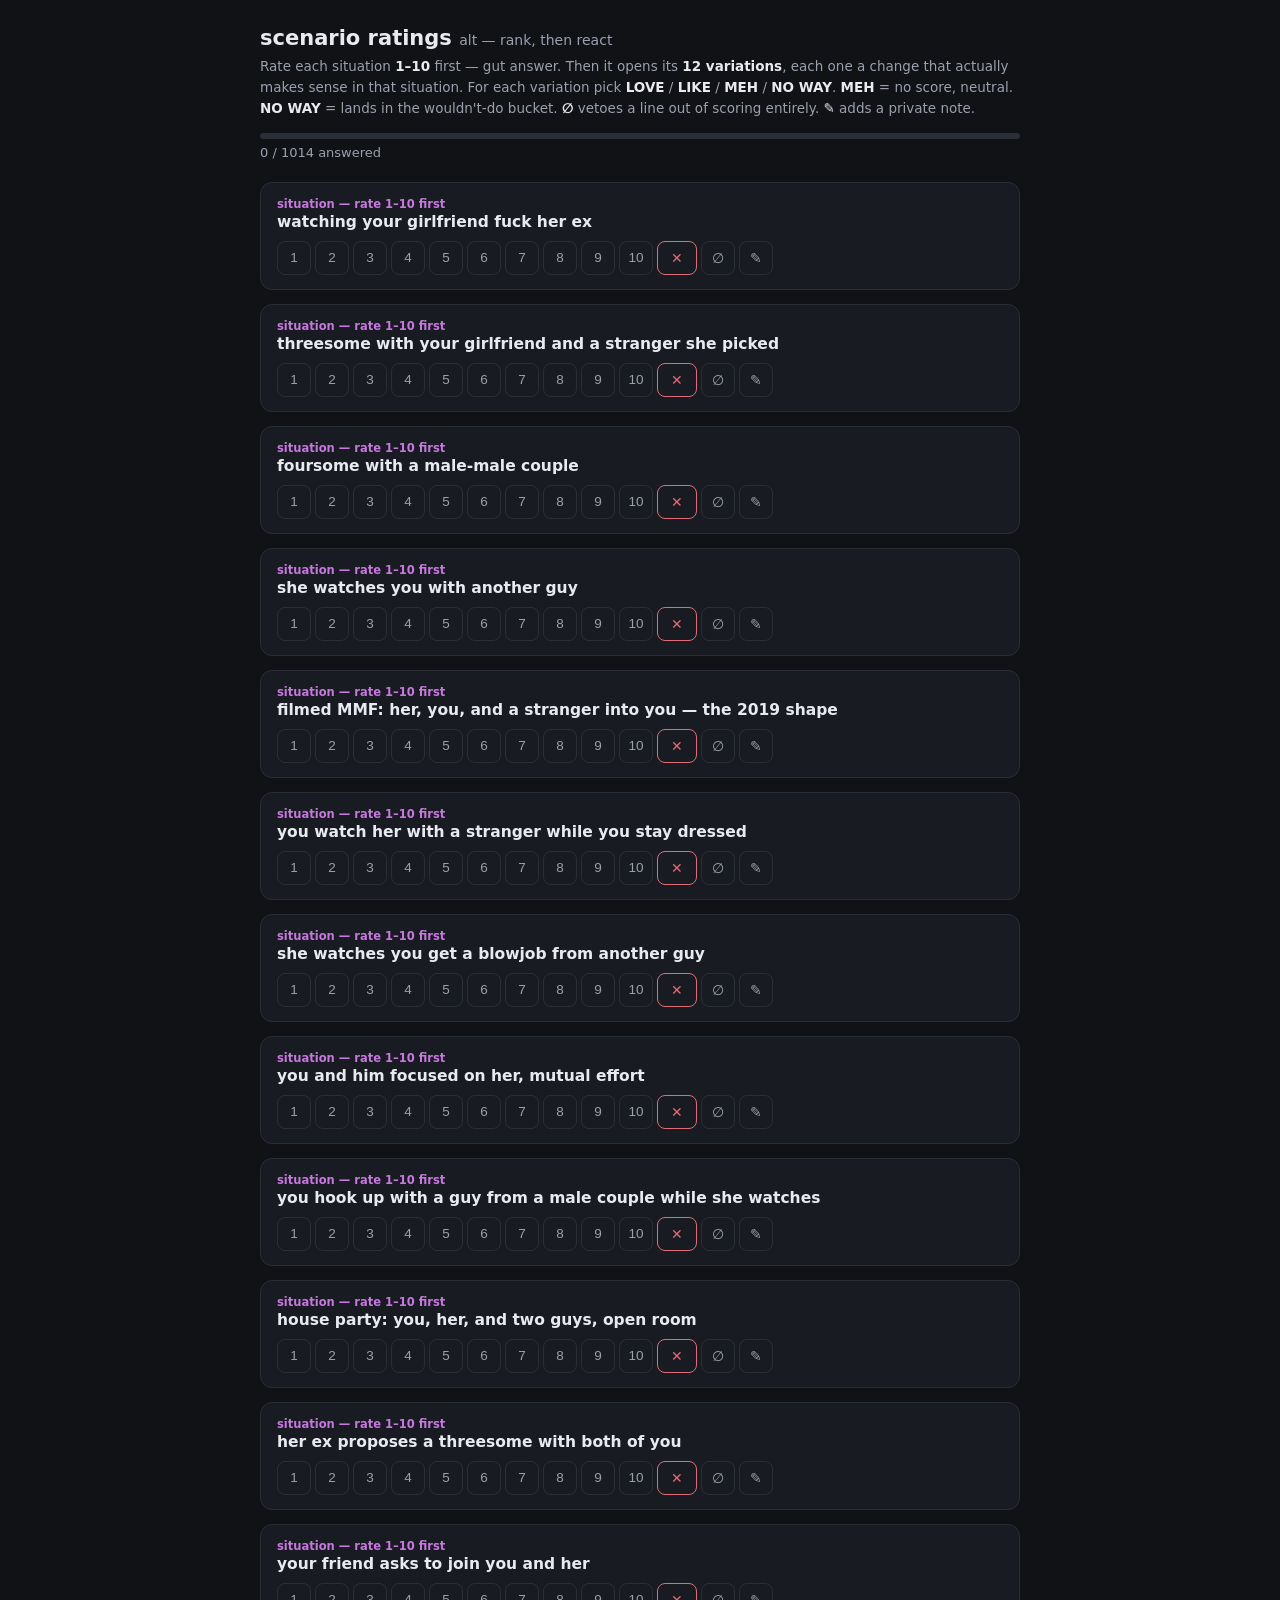
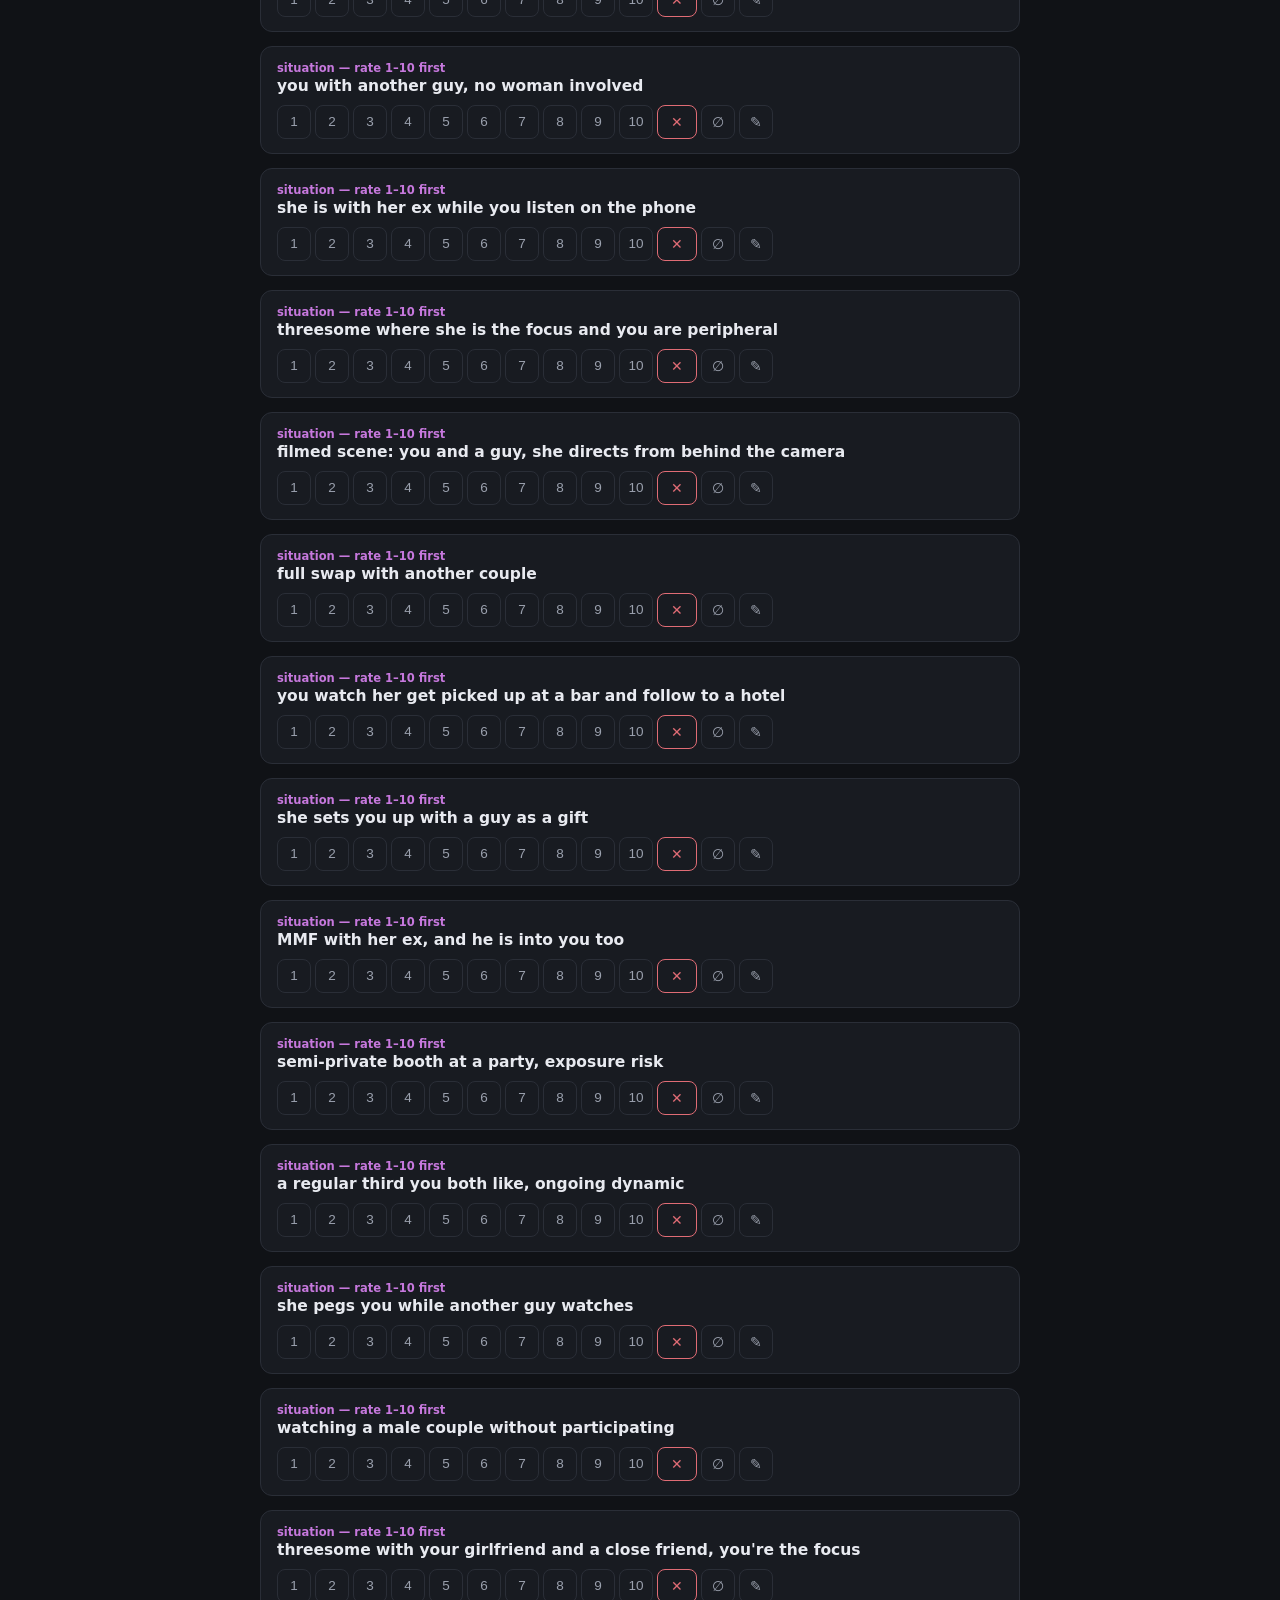
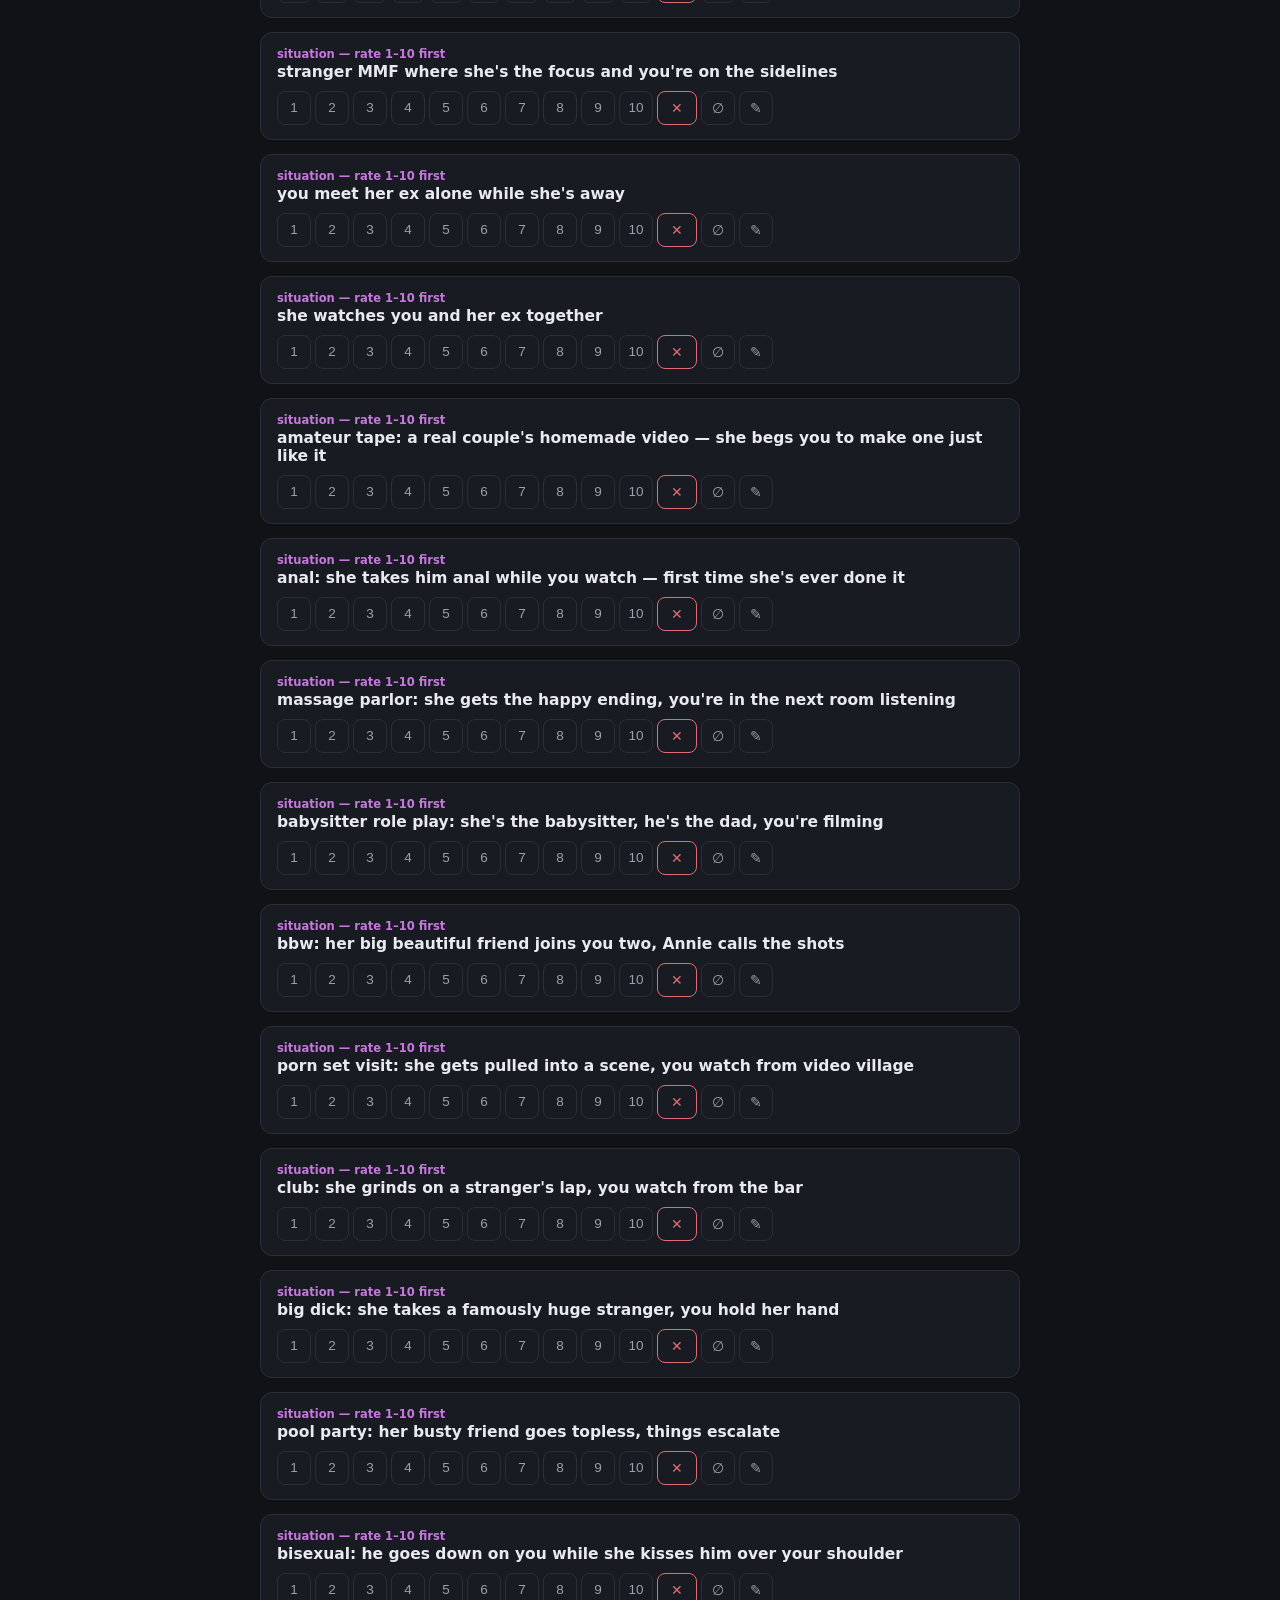
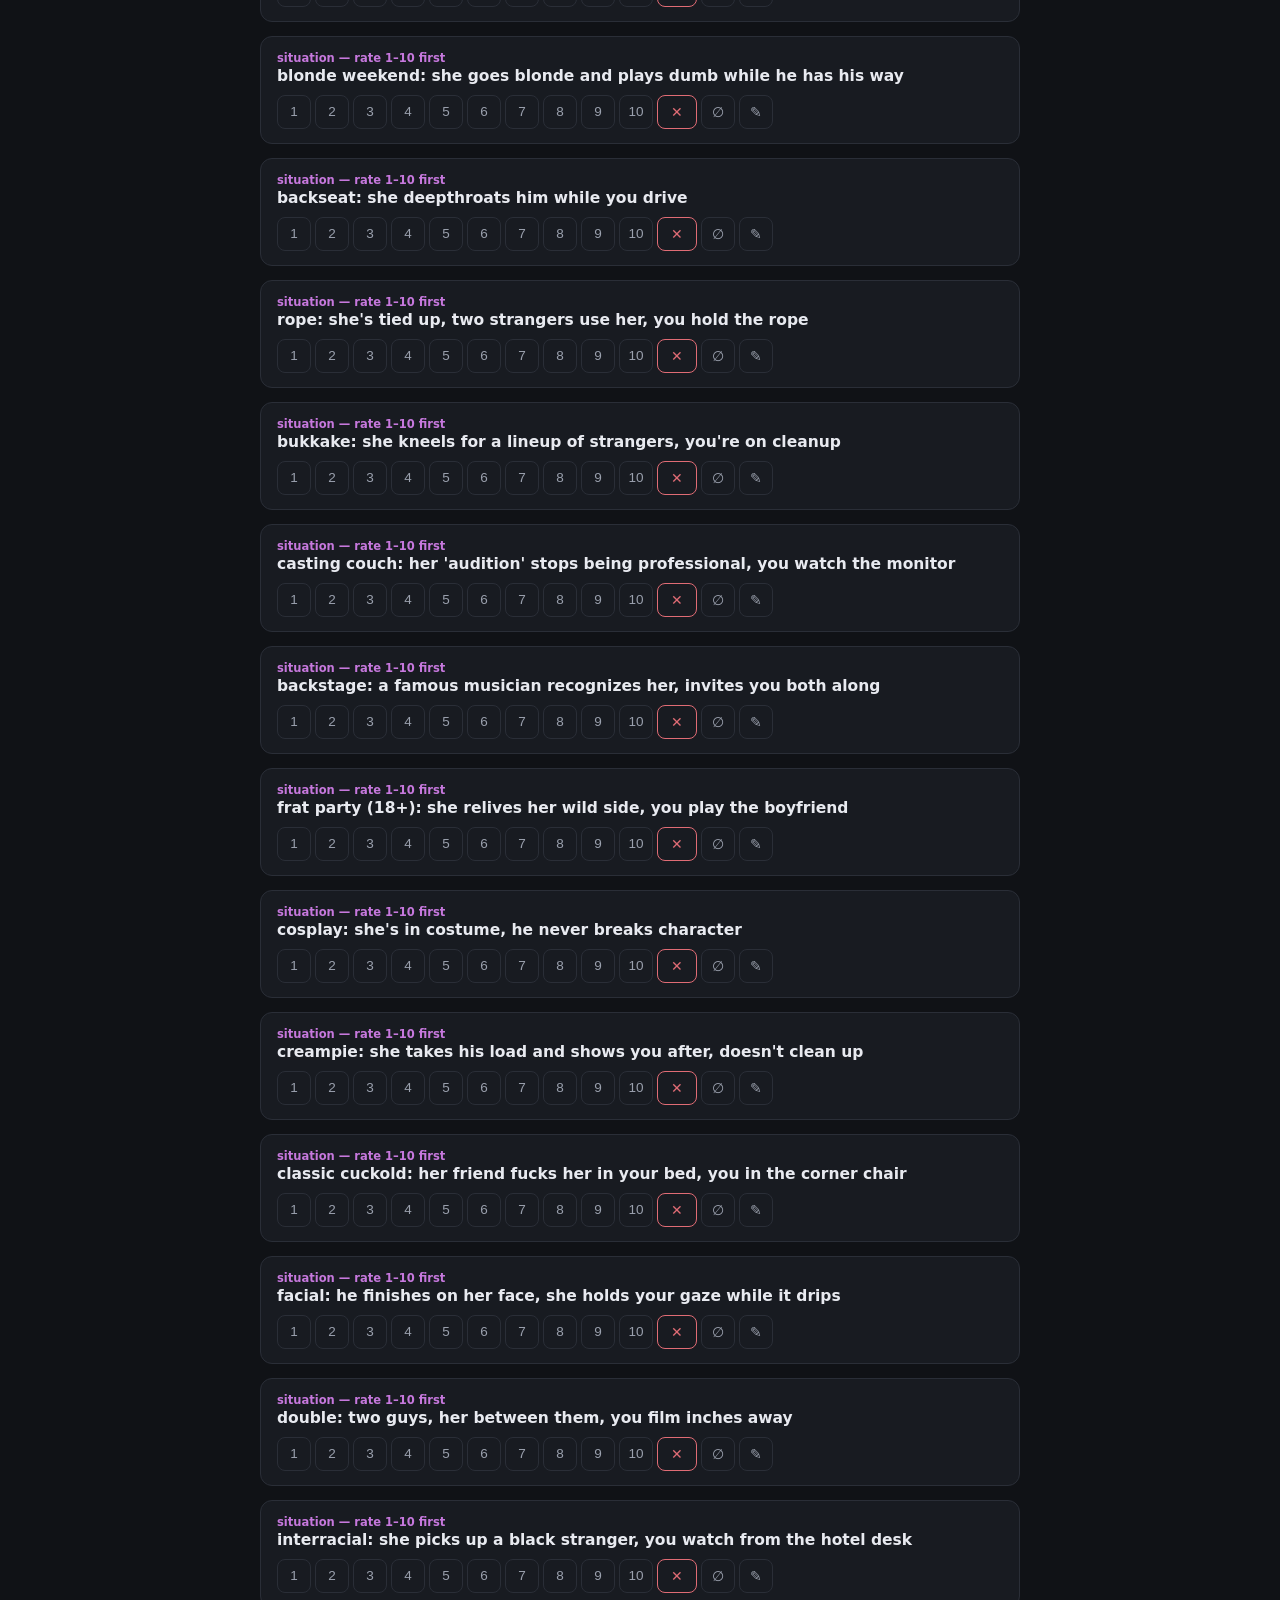
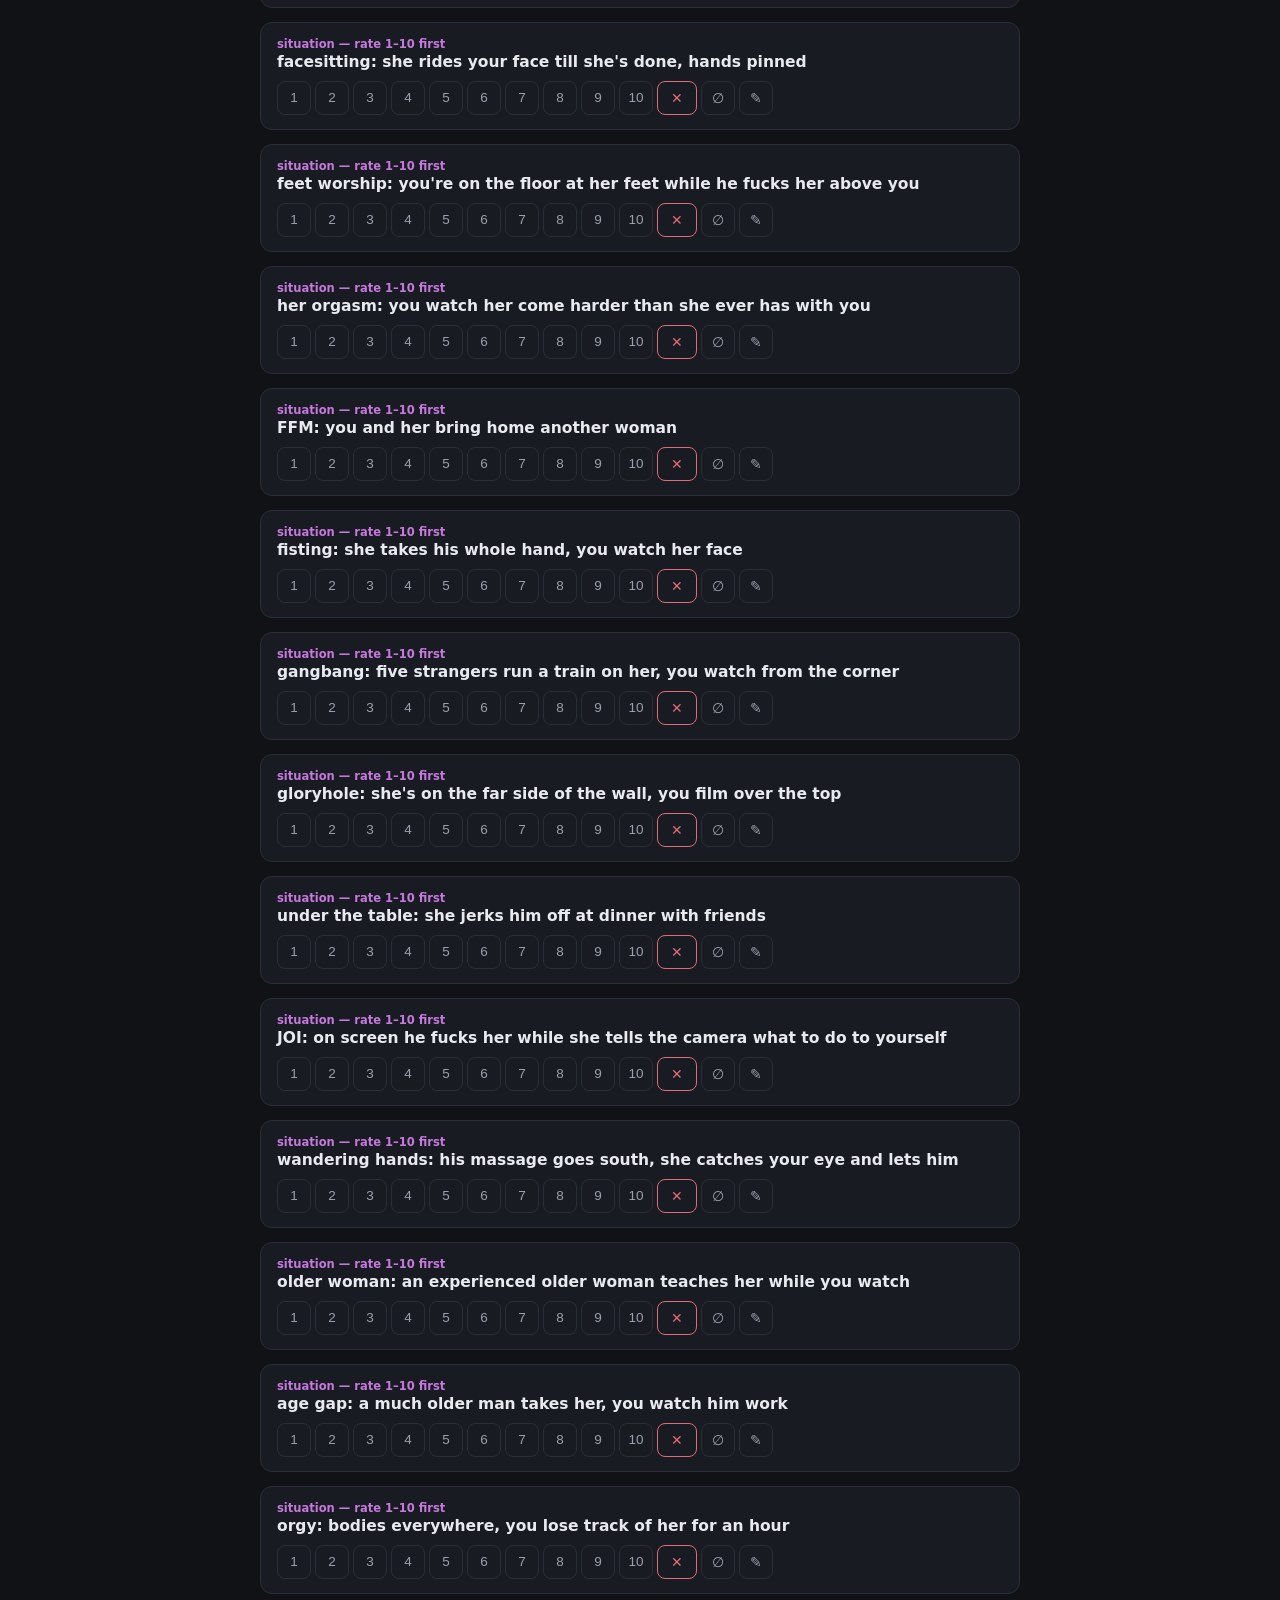
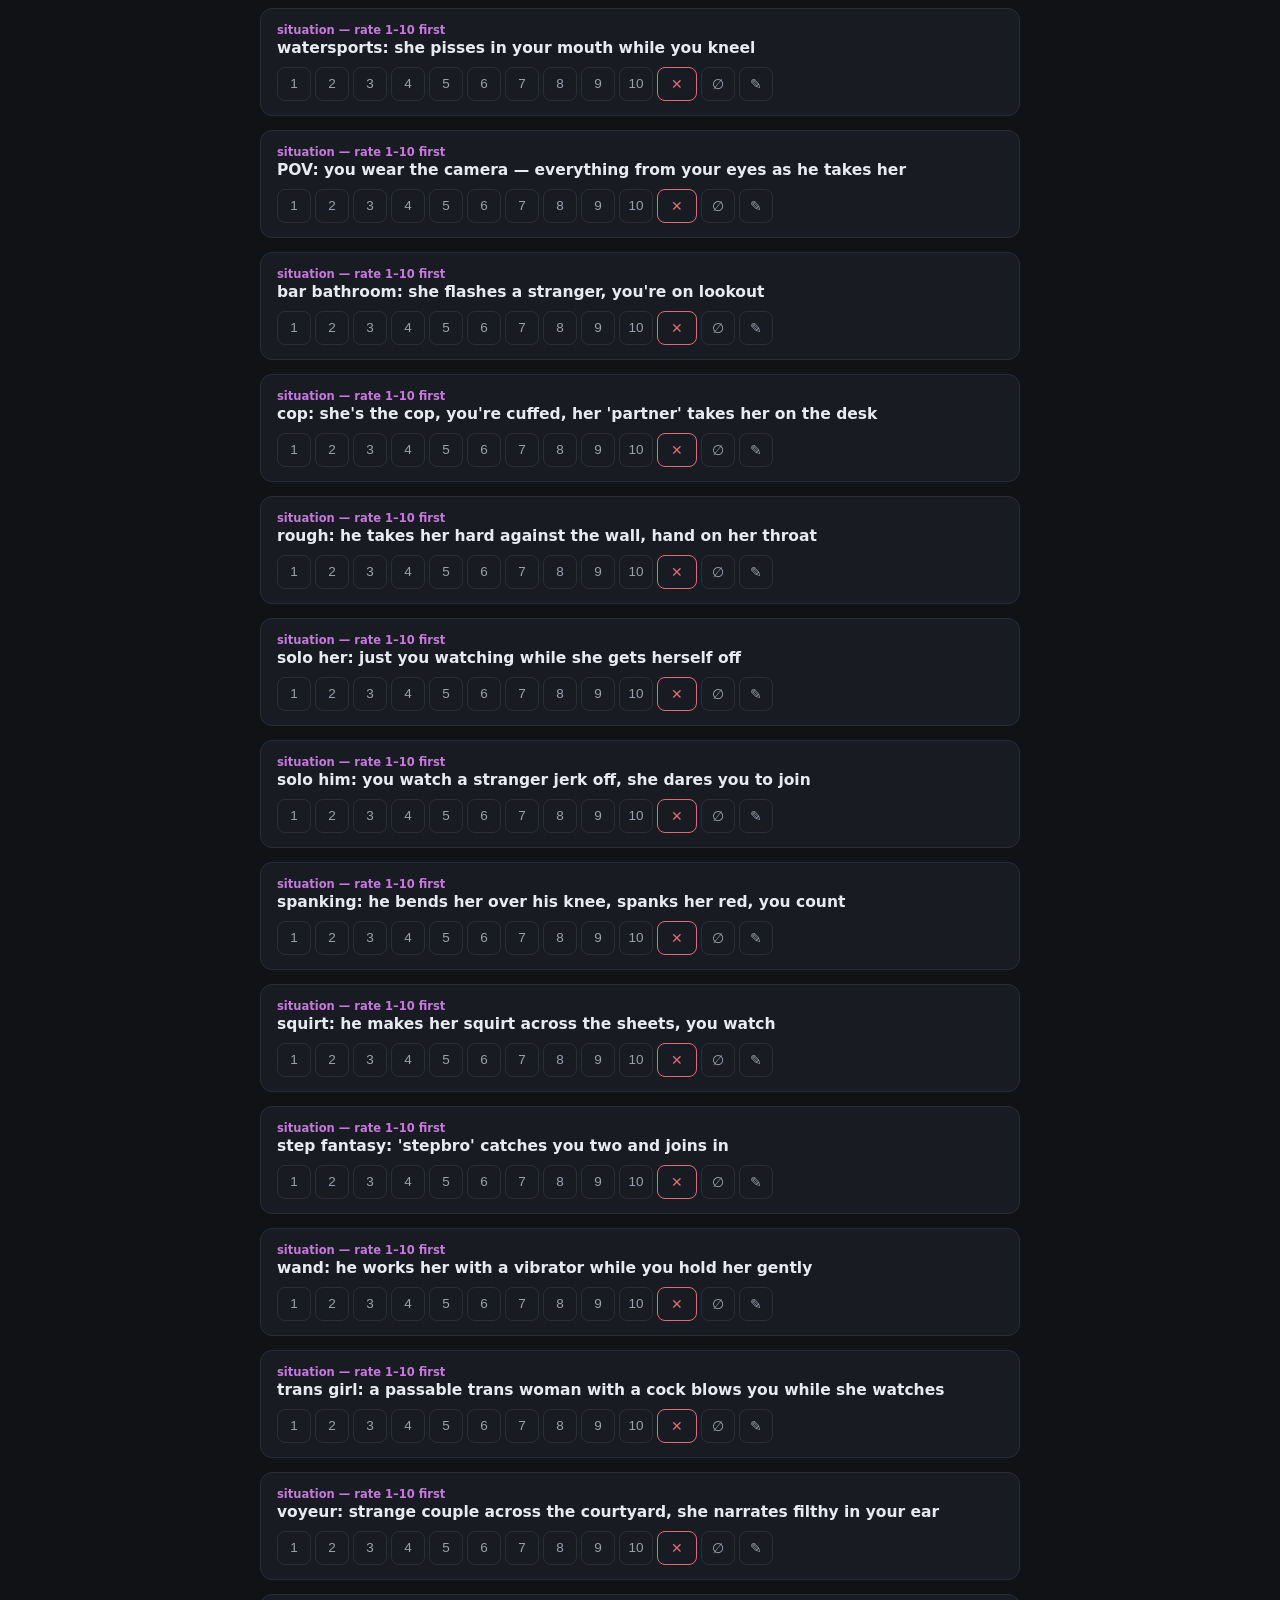
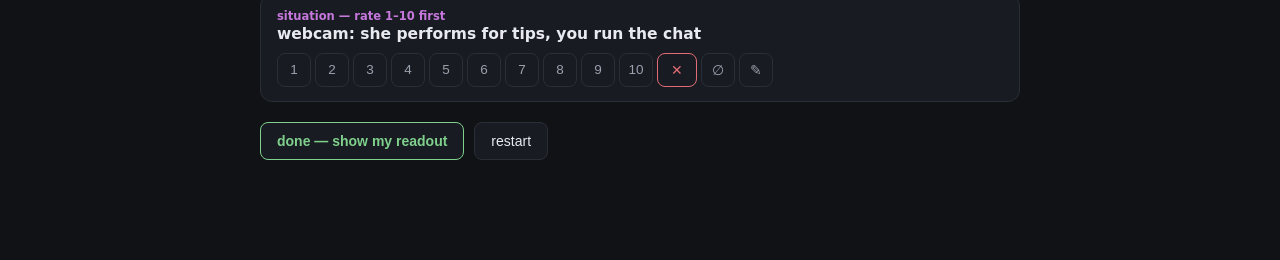
<file: scenario-rate-alt.html>
<!doctype html>
<html lang="en">
<head>
<meta charset="utf-8">
<meta name="viewport" content="width=device-width, initial-scale=1">
<title>scenario ratings alt — rank, then react</title>
<style>
  :root { --bg:#101216; --panel:#181b21; --line:#2a2e37; --txt:#e8eaf0; --dim:#9aa0ad; --acc:#7fd08c; --veto:#e06c75; --pick:#61afef; --gold:#e5c07b; --vio:#c678dd; }
  * { box-sizing:border-box; }
  body { background:var(--bg); color:var(--txt); font-family:-apple-system,system-ui,sans-serif; margin:0; padding:0 14px 80px; }
  .wrap { max-width:760px; margin:0 auto; }
  header { padding:26px 0 6px; }
  h1 { font-size:21px; margin:0 0 6px; } h1 .v { color:var(--dim); font-weight:400; font-size:14px; }
  .lede { color:var(--dim); font-size:13.5px; line-height:1.55; margin:0 0 4px; }
  .lede b { color:var(--txt); font-weight:600; }
  #prog { height:6px; background:var(--line); border-radius:3px; margin:14px 0 6px; overflow:hidden; }
  #prog > div { height:100%; background:var(--acc); width:0; transition:width .2s; }
  #progText { color:var(--dim); font-size:13px; margin-bottom:16px; }
  .group { background:var(--panel); border:1px solid var(--line); border-radius:12px; padding:14px 16px; margin-bottom:14px; }
  .gbase { font-weight:700; font-size:15.5px; margin-bottom:10px; }
  .gbase .gtag { color:var(--vio); font-size:11.5px; font-weight:600; display:block; margin-bottom:2px; }
  .scale { display:flex; gap:4px; flex-wrap:wrap; align-items:center; }
  .scale button { min-width:34px; height:34px; border-radius:8px; border:1px solid var(--line); background:transparent; color:var(--dim); font-size:13.5px; cursor:pointer; padding:0 6px; }
  .scale button:hover { border-color:var(--pick); color:var(--pick); }
  .scale button.on { background:var(--pick); border-color:var(--pick); color:#0b0d10; font-weight:700; }
  .scale button.vetoBtn { border-color:var(--veto); color:var(--veto); min-width:40px; }
  .scale button.vetoBtn.on { background:var(--veto); color:#0b0d10; }
  .scale button.xBtn { border-color:var(--gold); color:var(--gold); min-width:40px; }
  .scale button.xBtn.on { background:var(--gold); color:#0b0d10; font-weight:700; }
  .scale button.noteBtn { min-width:40px; }
  .scale button.noteBtn.on { border-color:var(--vio); color:var(--vio); font-weight:700; }
  .rowx { opacity:.45; }
  .rowx .scale button { pointer-events:none; }
  .rowx .scale button.xBtn, .rowx .scale button.noteBtn { pointer-events:auto; opacity:1; }
  .notewrap { margin-top:8px; }
  .notewrap.hidden { display:none; }
  .notewrap textarea { width:100%; min-height:56px; box-sizing:border-box; background:#0d0f13; color:var(--txt); border:1px solid var(--line); border-radius:8px; padding:8px; font-size:13.5px; font-family:inherit; resize:vertical; }
  .notewrap textarea:focus { outline:none; border-color:var(--vio); }
  .mods { margin-top:12px; border-top:1px solid var(--line); padding-top:6px; }
  .mods.hidden { display:none; }
  .mods .mhead { color:var(--dim); font-size:12px; letter-spacing:.08em; margin:8px 0 6px; }
  .amod { border-top:1px solid var(--line); padding:9px 0 9px 12px; border-left:3px solid var(--acc); margin-top:6px; }
  .amod .mtag { color:var(--dim); font-size:11px; display:block; margin-bottom:2px; letter-spacing:.06em; }
  .amod .mdesc { font-size:14px; margin-bottom:7px; }
  .vscale { display:flex; gap:6px; flex-wrap:wrap; align-items:center; }
  .vscale button { height:32px; border-radius:8px; border:1px solid var(--line); background:transparent; color:var(--dim); font-size:12.5px; font-weight:600; cursor:pointer; padding:0 12px; letter-spacing:.04em; }
  .vscale button:hover { border-color:var(--pick); color:var(--pick); }
  .vscale button.on-love { background:var(--acc); border-color:var(--acc); color:#0b0d10; }
  .vscale button.on-like { background:var(--pick); border-color:var(--pick); color:#0b0d10; }
  .vscale button.on-meh { background:var(--dim); border-color:var(--dim); color:#0b0d10; }
  .vscale button.on-noway { background:var(--veto); border-color:var(--veto); color:#0b0d10; }
  .vscale button.mini { padding:0 8px; font-weight:400; }
  .vscale button.mini.on { border-color:var(--gold); color:var(--gold); }
  .btnrow { display:flex; gap:10px; margin:20px 0; flex-wrap:wrap; }
  .btnrow button { padding:10px 16px; border-radius:8px; border:1px solid var(--line); background:var(--panel); color:var(--txt); cursor:pointer; font-size:14px; }
  .btnrow button:hover { border-color:var(--pick); }
  .btnrow button.primary { border-color:var(--acc); color:var(--acc); font-weight:700; }
  .hidden { display:none; }
  table { width:100%; border-collapse:collapse; font-size:13.5px; margin:10px 0 18px; }
  th { text-align:left; color:var(--dim); font-weight:600; font-size:12px; padding:6px 8px; border-bottom:1px solid var(--line); }
  td { padding:6px 8px; border-bottom:1px solid var(--line); vertical-align:top; }
  .bar { display:inline-block; height:10px; background:var(--acc); border-radius:2px; vertical-align:middle; margin-right:8px; }
  .bar.neg { background:var(--veto); }
  h3 { font-size:15px; margin:22px 0 4px; color:#fff; }
  .conf { color:var(--dim); font-size:12.5px; }
  .verdict p { margin:6px 0; }
  .ok { color:var(--acc); } .bad { color:var(--veto); } .mid { color:var(--dim); } .soft { color:var(--gold); }
  .wdb { background:#1d1214; border:1px solid var(--veto); border-radius:8px; padding:10px 14px; margin:8px 0; font-size:13.5px; }
  .wdb .wb { color:var(--dim); font-size:12px; display:block; margin-bottom:2px; }
</style>
</head>
<body>
<div class="wrap">
  <header>
    <h1>scenario ratings <span class="v">alt — rank, then react</span></h1>
    <p class="lede">
      Rate each situation <b>1–10</b> first — gut answer. Then it opens its <b>12 variations</b>,
      each one a change that actually makes sense in that situation. For each variation pick
      <b>LOVE</b> / <b>LIKE</b> / <b>MEH</b> / <b>NO WAY</b>.
      <b>MEH</b> = no score, neutral. <b>NO WAY</b> = lands in the wouldn't-do bucket.
      <b>∅</b> vetoes a line out of scoring entirely. <b>✎</b> adds a private note.
    </p>
    <div id="prog"><div></div></div>
    <div id="progText"></div>
  </header>

  <div id="rateView">
    <div id="items"></div>
    <div class="btnrow">
      <button class="primary" id="finishBtn">done — show my readout</button>
      <button id="restartBtn">restart</button>
    </div>
  </div>

  <div id="doneView" class="hidden">
    <div class="verdict" id="verdictBox"></div>
    <h3>variation tallies</h3>
    <div id="tallyBox"></div>
    <h3>by theme — what kinds of changes move the needle</h3>
    <div id="themeBox"></div>
    <h3>wouldn't-do bucket</h3>
    <div id="wdBox"></div>
    <h3>most loved variations</h3>
    <div id="loveBox"></div>
    <div class="btnrow">
      <button class="primary" id="dlBtn">download json</button>
      <button id="backBtn">back to rating</button>
      <button id="restartBtn2">restart</button>
    </div>
  </div>
</div>
<script>
"use strict";
const ALTMODS = [{"baseDesc": "watching your girlfriend fuck her ex", "baseId": "b00", "baseIdx": 0, "modifiers": [{"text": "he eats her out first", "theme": "ACT"}, {"text": "he doesn't know you're watching", "theme": "SEEN"}, {"text": "he cums inside her", "theme": "FLUID"}, {"text": "she moans your name while he fucks her", "theme": "TONE"}, {"text": "it's a stranger instead of her ex", "theme": "WHO"}, {"text": "you go down on her right after he leaves", "theme": "AFTER"}, {"text": "it happens in your bed", "theme": "WHERE"}, {"text": "he bends her over the couch arm", "theme": "ACT"}, {"text": "he's rough with her", "theme": "TONE"}, {"text": "she swallows his cum in front of you", "theme": "FLUID"}, {"text": "the three of you get dinner after like nothing happened", "theme": "AFTER"}, {"text": "it's in the backseat of his car", "theme": "WHERE"}]}, {"baseDesc": "threesome with your girlfriend and a stranger she picked", "baseId": "b01", "baseIdx": 1, "modifiers": [{"text": "she picks your best friend instead", "theme": "WHO"}, {"text": "she goes down on him while he goes down on you", "theme": "ACT"}, {"text": "she directs everything, you both obey", "theme": "TONE"}, {"text": "he films the two of you on his phone", "theme": "SEEN"}, {"text": "he cums on her tits", "theme": "FLUID"}, {"text": "he stays the night and sleeps between you", "theme": "AFTER"}, {"text": "it starts in a hotel hot tub", "theme": "WHERE"}, {"text": "you fuck her while she sucks him", "theme": "ACT"}, {"text": "it's slow and tender, not a show", "theme": "TONE"}, {"text": "she spits his cum into your mouth", "theme": "FLUID"}, {"text": "it happens at a house party with people nearby", "theme": "WHERE"}, {"text": "she texts him the next day in front of you", "theme": "AFTER"}]}, {"baseDesc": "foursome with a male-male couple", "baseId": "b02", "baseIdx": 2, "modifiers": [{"text": "it's a female couple instead of a male couple", "theme": "WHO"}, {"text": "you suck one of them while she rides the other", "theme": "ACT"}, {"text": "the two guys only touch each other, ignore you both", "theme": "TONE"}, {"text": "one of them films the whole thing", "theme": "SEEN"}, {"text": "they both finish on her", "theme": "FLUID"}, {"text": "you all order food and eat naked together", "theme": "AFTER"}, {"text": "it's in their bedroom, their rules", "theme": "WHERE"}, {"text": "the two guys double-team her", "theme": "ACT"}, {"text": "she's the center of everything", "theme": "TONE"}, {"text": "she only watches, doesn't join in", "theme": "WHO"}, {"text": "you swallow one of them", "theme": "FLUID"}, {"text": "the couple invites you back next month", "theme": "AFTER"}]}, {"baseDesc": "she watches you with another guy", "baseId": "b03", "baseIdx": 3, "modifiers": [{"text": "he goes down on you first", "theme": "ACT"}, {"text": "she tells you both what to do", "theme": "TONE"}, {"text": "the guy is her ex", "theme": "WHO"}, {"text": "she films you two on her phone", "theme": "SEEN"}, {"text": "he swallows you", "theme": "FLUID"}, {"text": "she won't touch you after, just talks about it", "theme": "AFTER"}, {"text": "it happens in the back of a taxi", "theme": "WHERE"}, {"text": "you fuck him while she watches", "theme": "ACT"}, {"text": "you ignore her completely the whole time", "theme": "TONE"}, {"text": "he cums on your chest in front of her", "theme": "FLUID"}, {"text": "she initiates with you the second he's gone", "theme": "AFTER"}, {"text": "it happens in your living room with the blinds open", "theme": "WHERE"}]}, {"baseDesc": "filmed MMF: her, you, and a stranger into you — the 2019 shape", "baseId": "b04", "baseIdx": 4, "modifiers": [{"text": "he goes down on you while you go down on her", "theme": "ACT"}, {"text": "the stranger is her ex instead", "theme": "WHO"}, {"text": "she directs the whole scene like a porn shoot", "theme": "TONE"}, {"text": "he finishes in your mouth on camera", "theme": "FLUID"}, {"text": "you watch the footage together that night", "theme": "AFTER"}, {"text": "you shoot it in a hotel suite", "theme": "WHERE"}, {"text": "she rides him while he sucks you", "theme": "ACT"}, {"text": "the camera livestreams to a private group", "theme": "SEEN"}, {"text": "he ignores her and focuses only on you", "theme": "TONE"}, {"text": "she catches his cum in her mouth", "theme": "FLUID"}, {"text": "he asks for your number after, in front of her", "theme": "AFTER"}, {"text": "you film it outdoors at night", "theme": "WHERE"}]}, {"baseDesc": "you watch her with a stranger while you stay dressed", "baseId": "b05", "baseIdx": 5, "modifiers": [{"text": "he eats her out on the couch in front of you", "theme": "ACT"}, {"text": "he doesn't know you're watching", "theme": "SEEN"}, {"text": "he pulls out and finishes on her stomach", "theme": "FLUID"}, {"text": "she acts like you're not in the room", "theme": "TONE"}, {"text": "it's two strangers instead of one", "theme": "WHO"}, {"text": "you undress her yourself when it's over", "theme": "AFTER"}, {"text": "it happens in a hotel room you paid for", "theme": "WHERE"}, {"text": "you're allowed to touch yourself but not her", "theme": "TONE"}, {"text": "she rides him facing you, holding your gaze", "theme": "ACT"}, {"text": "she brings his cum to you in her mouth", "theme": "FLUID"}, {"text": "it happens in your car while you sit up front", "theme": "WHERE"}, {"text": "she falls asleep in your arms right after", "theme": "AFTER"}]}, {"baseDesc": "she watches you get a blowjob from another guy", "baseId": "b06", "baseIdx": 6, "modifiers": [{"text": "he deepthroats you", "theme": "ACT"}, {"text": "she coaches him while he sucks you", "theme": "TONE"}, {"text": "the guy is someone you both know", "theme": "WHO"}, {"text": "she takes photos for later", "theme": "SEEN"}, {"text": "he swallows", "theme": "FLUID"}, {"text": "she kisses you right after, tasting him", "theme": "AFTER"}, {"text": "it happens in a public bathroom", "theme": "WHERE"}, {"text": "you finish on his face while she watches", "theme": "ACT"}, {"text": "she looks bored the whole time", "theme": "TONE"}, {"text": "he spits it out onto your stomach", "theme": "FLUID"}, {"text": "she wants him to do her next", "theme": "AFTER"}, {"text": "it happens in your bed at home", "theme": "WHERE"}]}, {"baseDesc": "you and him focused on her, mutual effort", "baseId": "b07", "baseIdx": 7, "modifiers": [{"text": "he eats her out while you finger her", "theme": "ACT"}, {"text": "you two compete instead of cooperating", "theme": "TONE"}, {"text": "a second guy joins, three on her", "theme": "WHO"}, {"text": "you set a camera on a tripod first", "theme": "SEEN"}, {"text": "she squirts all over both of you", "theme": "FLUID"}, {"text": "you both hold her after until she stops shaking", "theme": "AFTER"}, {"text": "it happens in a hot tub", "theme": "WHERE"}, {"text": "he holds her legs open while you use a vibrator on her", "theme": "ACT"}, {"text": "she's in charge and tells you both what to do", "theme": "TONE"}, {"text": "he finishes on her while you keep her coming", "theme": "FLUID"}, {"text": "it happens on a beach at night", "theme": "WHERE"}, {"text": "he leaves right after and it's just you two", "theme": "AFTER"}]}, {"baseDesc": "you hook up with a guy from a male couple while she watches", "baseId": "b08", "baseIdx": 8, "modifiers": [{"text": "you go down on him first", "theme": "ACT"}, {"text": "she talks dirty to you the whole time", "theme": "TONE"}, {"text": "his boyfriend joins in too", "theme": "WHO"}, {"text": "his boyfriend secretly watches from the hall", "theme": "SEEN"}, {"text": "he finishes in your mouth", "theme": "FLUID"}, {"text": "she won't stop talking about it for days", "theme": "AFTER"}, {"text": "it happens in their apartment", "theme": "WHERE"}, {"text": "he fucks you while she watches", "theme": "ACT"}, {"text": "you take charge and boss him around", "theme": "TONE"}, {"text": "he cums on your face", "theme": "FLUID"}, {"text": "it happens in the backseat of your car", "theme": "WHERE"}, {"text": "the guy asks to see you again, she says yes for you", "theme": "AFTER"}]}, {"baseDesc": "house party: you, her, and two guys, open room", "baseId": "b09", "baseIdx": 9, "modifiers": [{"text": "she goes down on both guys at once", "theme": "ACT"}, {"text": "a third guy joins the room", "theme": "WHO"}, {"text": "everyone watches, nobody touches you", "theme": "TONE"}, {"text": "someone films from the doorway", "theme": "SEEN"}, {"text": "both guys finish on her", "theme": "FLUID"}, {"text": "the party keeps going like nothing happened", "theme": "AFTER"}, {"text": "you move it to a locked bedroom", "theme": "WHERE"}, {"text": "the two guys focus on each other instead", "theme": "ACT"}, {"text": "she takes charge of the whole room", "theme": "TONE"}, {"text": "she swallows them both", "theme": "FLUID"}, {"text": "it moves out to the pool", "theme": "WHERE"}, {"text": "one of them texts her the next morning", "theme": "AFTER"}]}, {"baseDesc": "her ex proposes a threesome with both of you", "baseId": "b10", "baseIdx": 10, "modifiers": [{"text": "you swap her ex for a stranger", "theme": "WHO"}, {"text": "he goes down on you while you go down on her", "theme": "ACT"}, {"text": "she runs the whole thing, both of you obey", "theme": "TONE"}, {"text": "he wants to film it", "theme": "SEEN"}, {"text": "he finishes inside her", "theme": "FLUID"}, {"text": "he stays for breakfast like an old friend", "theme": "AFTER"}, {"text": "it happens at his place", "theme": "WHERE"}, {"text": "you two double-team her", "theme": "ACT"}, {"text": "it's awkward and clinical the whole time", "theme": "TONE"}, {"text": "you finish on her face in front of him", "theme": "FLUID"}, {"text": "it happens in a hotel room", "theme": "WHERE"}, {"text": "he tells you it was better than with her alone", "theme": "AFTER"}]}, {"baseDesc": "your friend asks to join you and her", "baseId": "b11", "baseIdx": 11, "modifiers": [{"text": "it's her friend asking instead of yours", "theme": "WHO"}, {"text": "he goes down on her while you watch", "theme": "ACT"}, {"text": "she's clearly more into him than you tonight", "theme": "TONE"}, {"text": "he wants it filmed", "theme": "SEEN"}, {"text": "he finishes on her tits", "theme": "FLUID"}, {"text": "he wants to make it a regular thing", "theme": "AFTER"}, {"text": "it happens on a camping trip", "theme": "WHERE"}, {"text": "you go down on him while she rides you", "theme": "ACT"}, {"text": "you call all the shots", "theme": "TONE"}, {"text": "she swallows him in front of you", "theme": "FLUID"}, {"text": "it happens in your bed", "theme": "WHERE"}, {"text": "your friendship is weird for a month after", "theme": "AFTER"}]}, {"baseDesc": "you with another guy, no woman involved", "baseId": "b12", "baseIdx": 12, "modifiers": [{"text": "he goes down on you", "theme": "ACT"}, {"text": "he takes charge completely", "theme": "TONE"}, {"text": "it's two guys instead of one", "theme": "WHO"}, {"text": "someone walks in on you", "theme": "SEEN"}, {"text": "he swallows", "theme": "FLUID"}, {"text": "you never speak of it again", "theme": "AFTER"}, {"text": "it happens in a truck stop bathroom", "theme": "WHERE"}, {"text": "you fuck him", "theme": "ACT"}, {"text": "it's slow and tender", "theme": "TONE"}, {"text": "you finish on his chest", "theme": "FLUID"}, {"text": "it happens at his apartment", "theme": "WHERE"}, {"text": "he texts you the next day wanting more", "theme": "AFTER"}]}, {"baseIdx": 13, "baseId": "b13", "baseDesc": "she is with her ex while you listen on the phone", "modifiers": [{"text": "he doesn't know you're on the line", "theme": "SEEN"}, {"text": "he eats her out while she describes it to you", "theme": "ACT"}, {"text": "he pulls out and cums on her", "theme": "FLUID"}, {"text": "she keeps you on speaker the whole time", "theme": "SEEN"}, {"text": "she makes you stay silent the whole call", "theme": "TONE"}, {"text": "it's in your bed", "theme": "WHERE"}, {"text": "she calls you right after and tells you everything", "theme": "AFTER"}, {"text": "it's a stranger instead of her ex", "theme": "WHO"}, {"text": "she tells you what to do to yourself while you listen", "theme": "TONE"}, {"text": "she has him cum in her mouth while you listen", "theme": "FLUID"}, {"text": "her ex knows you're listening and plays to you", "theme": "SEEN"}, {"text": "she won't talk about it with you ever again", "theme": "AFTER"}]}, {"baseIdx": 14, "baseId": "b14", "baseDesc": "threesome where she is the focus and you are peripheral", "modifiers": [{"text": "the third is her ex", "theme": "WHO"}, {"text": "she sucks you off while the third fucks her", "theme": "ACT"}, {"text": "you're not allowed to touch either of them", "theme": "TONE"}, {"text": "she directs you both like it's her show", "theme": "TONE"}, {"text": "you film it on your phone", "theme": "SEEN"}, {"text": "she squirts all over the sheets", "theme": "FLUID"}, {"text": "it's in a hotel room instead of home", "theme": "WHERE"}, {"text": "she falls asleep between you both after", "theme": "AFTER"}, {"text": "a fourth person joins", "theme": "WHO"}, {"text": "she ignores you completely the whole time", "theme": "TONE"}, {"text": "strangers can see in through the window", "theme": "SEEN"}, {"text": "she's blindfolded the whole time", "theme": "ACT"}]}, {"baseIdx": 15, "baseId": "b15", "baseDesc": "filmed scene: you and a guy, she directs from behind the camera", "modifiers": [{"text": "he fucks you while she narrates", "theme": "ACT"}, {"text": "she makes you two compete for her attention", "theme": "TONE"}, {"text": "it's livestreamed to a private group", "theme": "SEEN"}, {"text": "he cums on your face for the camera", "theme": "FLUID"}, {"text": "the guy is her ex instead of a stranger", "theme": "WHO"}, {"text": "she has you suck him off on camera", "theme": "ACT"}, {"text": "you shoot it in a public parking lot at night", "theme": "WHERE"}, {"text": "she edits it and sends you the cut the next day", "theme": "AFTER"}, {"text": "she stays silent the whole shoot, just films", "theme": "TONE"}, {"text": "a stranger walks in mid-scene", "theme": "SEEN"}, {"text": "she has him spit in your mouth on camera", "theme": "FLUID"}, {"text": "you watch the footage together that night", "theme": "AFTER"}]}, {"baseIdx": 16, "baseId": "b16", "baseDesc": "full swap with another couple", "modifiers": [{"text": "you can hear her through the wall", "theme": "SEEN"}, {"text": "she's louder than you've ever heard her", "theme": "TONE"}, {"text": "you swap back halfway through", "theme": "WHO"}, {"text": "she comes back tasting like him", "theme": "FLUID"}, {"text": "no kissing anyone but your own partner", "theme": "ACT"}, {"text": "it's at a house party with others around", "theme": "WHERE"}, {"text": "you both compare notes on the drive home", "theme": "AFTER"}, {"text": "you watch them finish", "theme": "SEEN"}, {"text": "it's slow and tender instead of party-wild", "theme": "TONE"}, {"text": "he cums inside her", "theme": "FLUID"}, {"text": "the other couple brings a third couple too", "theme": "WHO"}, {"text": "she wants to do it again next weekend", "theme": "AFTER"}]}, {"baseIdx": 17, "baseId": "b17", "baseDesc": "you watch her get picked up at a bar and follow to a hotel", "modifiers": [{"text": "he spots you and invites you in", "theme": "WHO"}, {"text": "hotel staff almost catch you in the hallway", "theme": "SEEN"}, {"text": "she makes him wait an hour at the bar before leaving", "theme": "ACT"}, {"text": "she chose him because he looks like your opposite", "theme": "TONE"}, {"text": "she comes home with his cum still inside her", "theme": "FLUID"}, {"text": "they go to his car instead of a hotel", "theme": "WHERE"}, {"text": "she tells you everything on the ride home", "theme": "AFTER"}, {"text": "you're not allowed to intervene no matter what", "theme": "TONE"}, {"text": "she films him on her phone for you", "theme": "SEEN"}, {"text": "he eats her out in the bar bathroom before the hotel", "theme": "ACT"}, {"text": "she picks up a couple instead of one guy", "theme": "WHO"}, {"text": "she ghosts him and blocks his number after", "theme": "AFTER"}]}, {"baseIdx": 18, "baseId": "b18", "baseDesc": "she sets you up with a guy as a gift", "modifiers": [{"text": "it's two guys instead of one", "theme": "WHO"}, {"text": "she watches from the corner", "theme": "SEEN"}, {"text": "she's more turned on than you are", "theme": "TONE"}, {"text": "he cums in your mouth", "theme": "FLUID"}, {"text": "you're blindfolded until he starts", "theme": "ACT"}, {"text": "it's in a hotel suite she booked", "theme": "WHERE"}, {"text": "she asks for a full report after", "theme": "AFTER"}, {"text": "she's jealous after and admits it", "theme": "TONE"}, {"text": "she joins in halfway through", "theme": "WHO"}, {"text": "she films your reaction when he walks in", "theme": "SEEN"}, {"text": "she licks his cum off you after", "theme": "FLUID"}, {"text": "she does it again next month", "theme": "AFTER"}]}, {"baseIdx": 19, "baseId": "b19", "baseDesc": "MMF with her ex, and he is into you too", "modifiers": [{"text": "he goes down on you first", "theme": "ACT"}, {"text": "she gets jealous of the attention he gives you", "theme": "TONE"}, {"text": "he cums on both of you", "theme": "FLUID"}, {"text": "her ex brings a friend, making it four", "theme": "WHO"}, {"text": "you film the three of you", "theme": "SEEN"}, {"text": "it's in your bed at home", "theme": "WHERE"}, {"text": "the ex stays for breakfast like old times", "theme": "AFTER"}, {"text": "you and he kiss while she watches", "theme": "ACT"}, {"text": "she directs every move he makes on you", "theme": "TONE"}, {"text": "he finishes in her mouth", "theme": "FLUID"}, {"text": "it's a stranger into you instead of her ex", "theme": "WHO"}, {"text": "you never speak of it again", "theme": "AFTER"}]}, {"baseIdx": 20, "baseId": "b20", "baseDesc": "semi-private booth at a party, exposure risk", "modifiers": [{"text": "she gives you a handjob under the table", "theme": "ACT"}, {"text": "she dares you to be louder", "theme": "TONE"}, {"text": "a friend catches you and just winks", "theme": "SEEN"}, {"text": "you move to the host's bedroom", "theme": "WHERE"}, {"text": "she swallows so there's no evidence", "theme": "FLUID"}, {"text": "a stranger couple joins your booth", "theme": "WHO"}, {"text": "everyone's talking about it the next day", "theme": "AFTER"}, {"text": "she pretends nothing's happening, totally composed", "theme": "TONE"}, {"text": "someone films it without you knowing", "theme": "SEEN"}, {"text": "she rides you facing the room", "theme": "ACT"}, {"text": "you cum on her dress and she wears it", "theme": "FLUID"}, {"text": "you get asked to leave the party", "theme": "AFTER"}]}, {"baseIdx": 21, "baseId": "b21", "baseDesc": "a regular third you both like, ongoing dynamic", "modifiers": [{"text": "the third brings their partner into it", "theme": "WHO"}, {"text": "the focus shifts to the third instead of her", "theme": "ACT"}, {"text": "there are rules now, negotiated like a contract", "theme": "TONE"}, {"text": "you start filming your sessions together", "theme": "SEEN"}, {"text": "fluids end up everywhere and nobody cares", "theme": "FLUID"}, {"text": "it moves to the third's place instead of yours", "theme": "WHERE"}, {"text": "you get brunch together the next morning", "theme": "AFTER"}, {"text": "she gets possessive about the third", "theme": "TONE"}, {"text": "you replace the third with someone new", "theme": "WHO"}, {"text": "the third is only allowed to watch sometimes", "theme": "ACT"}, {"text": "friends start noticing and asking questions", "theme": "SEEN"}, {"text": "it becomes a weekly standing date", "theme": "AFTER"}]}, {"baseIdx": 22, "baseId": "b22", "baseDesc": "she pegs you while another guy watches", "modifiers": [{"text": "he jerks off while watching", "theme": "ACT"}, {"text": "she narrates what she's doing to him", "theme": "TONE"}, {"text": "he films it on her phone", "theme": "SEEN"}, {"text": "she makes him lick you clean after", "theme": "FLUID"}, {"text": "the watcher is her ex", "theme": "WHO"}, {"text": "it's in front of a big mirror", "theme": "WHERE"}, {"text": "he asks to try it next", "theme": "AFTER"}, {"text": "you're blindfolded so you can only hear him", "theme": "ACT"}, {"text": "she goes harder because he's watching", "theme": "TONE"}, {"text": "he joins in instead of just watching", "theme": "WHO"}, {"text": "a second watcher shows up uninvited", "theme": "SEEN"}, {"text": "she teases you about it for days", "theme": "AFTER"}]}, {"baseIdx": 23, "baseId": "b23", "baseDesc": "watching a male couple without participating", "modifiers": [{"text": "one of them notices you and plays to you", "theme": "ACT"}, {"text": "they're rougher than anything you've done", "theme": "TONE"}, {"text": "they invite you to film them", "theme": "SEEN"}, {"text": "one cums on the other's face", "theme": "FLUID"}, {"text": "one of them is someone you know", "theme": "WHO"}, {"text": "it's in a park after dark", "theme": "WHERE"}, {"text": "they cruise you afterward", "theme": "AFTER"}, {"text": "it's slow and intimate, almost romantic", "theme": "TONE"}, {"text": "a woman joins them and you keep watching", "theme": "WHO"}, {"text": "other watchers gather around you", "theme": "SEEN"}, {"text": "they switch who tops halfway through", "theme": "ACT"}, {"text": "you can't stop thinking about it for a week", "theme": "AFTER"}]}, {"baseIdx": 24, "baseId": "b24", "baseDesc": "threesome with your girlfriend and a close friend, you're the focus", "modifiers": [{"text": "she and your friend take turns on you", "theme": "ACT"}, {"text": "your friend is nervous and she talks them through it", "theme": "TONE"}, {"text": "you film it for the three of you", "theme": "SEEN"}, {"text": "you cum on both of them", "theme": "FLUID"}, {"text": "your friend brings their partner too", "theme": "WHO"}, {"text": "it's in a hot tub", "theme": "WHERE"}, {"text": "your friend acts weird around you after", "theme": "AFTER"}, {"text": "she's clearly the one running the show", "theme": "TONE"}, {"text": "you're tied up while they work on you", "theme": "ACT"}, {"text": "it's a stranger instead of your close friend", "theme": "WHO"}, {"text": "neighbors bang on the wall", "theme": "SEEN"}, {"text": "you do it again the next weekend", "theme": "AFTER"}]}, {"baseIdx": 25, "baseId": "b25", "baseDesc": "stranger MMF where she's the focus and you're on the sidelines", "modifiers": [{"text": "he doesn't know you're there", "theme": "SEEN"}, {"text": "she picked him for his size", "theme": "TONE"}, {"text": "he cums inside her", "theme": "FLUID"}, {"text": "there are two strangers instead of one", "theme": "WHO"}, {"text": "it's in the back of his car", "theme": "WHERE"}, {"text": "she can't walk straight after", "theme": "AFTER"}, {"text": "she calls you over to hold her hand", "theme": "ACT"}, {"text": "you're not allowed to make a sound", "theme": "TONE"}, {"text": "bystanders gather to watch", "theme": "SEEN"}, {"text": "she's dripping when she comes back to you", "theme": "FLUID"}, {"text": "the stranger is replaced by her ex", "theme": "WHO"}, {"text": "she wants his number", "theme": "AFTER"}]}, {"baseIdx": 26, "baseId": "b26", "baseDesc": "you meet her ex alone while she's away", "modifiers": [{"text": "he puts his hand on your thigh", "theme": "ACT"}, {"text": "you end up making out", "theme": "ACT"}, {"text": "he talks about her the whole time", "theme": "TONE"}, {"text": "he's openly hostile about you dating her", "theme": "TONE"}, {"text": "she calls mid-meet and you answer on speaker", "theme": "SEEN"}, {"text": "a mutual friend spots you two together", "theme": "SEEN"}, {"text": "you tell her everything that night", "theme": "AFTER"}, {"text": "you keep it secret from her forever", "theme": "AFTER"}, {"text": "you meet at his place instead of neutral ground", "theme": "WHERE"}, {"text": "it's at your place instead", "theme": "WHERE"}, {"text": "he brings his new girlfriend along", "theme": "WHO"}, {"text": "you bring a friend as backup", "theme": "WHO"}]}, {"baseIdx": 27, "baseId": "b27", "baseDesc": "she watches you and her ex together", "modifiers": [{"text": "he goes down on you first", "theme": "ACT"}, {"text": "she directs the two of you from her chair", "theme": "ACT"}, {"text": "he's clearly into you, not performing for her", "theme": "TONE"}, {"text": "she looks jealous instead of turned on", "theme": "TONE"}, {"text": "she films it on her phone", "theme": "SEEN"}, {"text": "he cums on your chest where she can see", "theme": "FLUID"}, {"text": "you cum in his mouth while she watches", "theme": "FLUID"}, {"text": "it happens in your bed", "theme": "WHERE"}, {"text": "it happens at his place", "theme": "WHERE"}, {"text": "he brings a friend to watch too", "theme": "WHO"}, {"text": "it's a different ex, one you've never met", "theme": "WHO"}, {"text": "the three of you talk about it over drinks after", "theme": "AFTER"}]}, {"baseIdx": 28, "baseId": "b28", "baseDesc": "amateur tape: a real couple's homemade video — she begs you to make one just like it", "modifiers": [{"text": "their tape is mostly her giving head", "theme": "ACT"}, {"text": "you agree but only if faces stay out of frame", "theme": "ACT"}, {"text": "she wants it exactly like theirs, no improvising", "theme": "TONE"}, {"text": "she wants yours rougher than theirs", "theme": "TONE"}, {"text": "you post yours anonymously online after", "theme": "SEEN"}, {"text": "their tape gets recognized by someone you know", "theme": "SEEN"}, {"text": "their video ends with a facial", "theme": "FLUID"}, {"text": "you shoot yours outdoors at night", "theme": "WHERE"}, {"text": "their tape has a third person in it", "theme": "WHO"}, {"text": "she wants her friend to film yours", "theme": "WHO"}, {"text": "you watch yours together the next morning", "theme": "AFTER"}, {"text": "you delete yours right after filming", "theme": "AFTER"}]}, {"baseIdx": 29, "baseId": "b29", "baseDesc": "anal: she takes him anal while you watch — first time she's ever done it", "modifiers": [{"text": "she's the one who asked for it", "theme": "ACT"}, {"text": "he goes slow and checks on her constantly", "theme": "ACT"}, {"text": "she's nervous but determined", "theme": "TONE"}, {"text": "she loves it immediately and wants more", "theme": "TONE"}, {"text": "he cums inside her ass", "theme": "FLUID"}, {"text": "he pulls out and finishes on her back", "theme": "FLUID"}, {"text": "you film her face the whole time", "theme": "SEEN"}, {"text": "it happens on your couch instead of the bed", "theme": "WHERE"}, {"text": "it's a woman with a strap-on instead", "theme": "WHO"}, {"text": "you join in instead of just watching", "theme": "WHO"}, {"text": "she won't stop talking about it after", "theme": "AFTER"}, {"text": "she cries a little after and you hold her", "theme": "AFTER"}]}, {"baseIdx": 30, "baseId": "b30", "baseDesc": "massage parlor: she gets the happy ending, you're in the next room listening", "modifiers": [{"text": "the happy ending turns into full service", "theme": "ACT"}, {"text": "it goes longer than the paid time", "theme": "ACT"}, {"text": "she moans loud enough for the whole parlor", "theme": "TONE"}, {"text": "she's shy and barely makes a sound", "theme": "TONE"}, {"text": "you hear her finish him with her mouth", "theme": "FLUID"}, {"text": "she knows you're listening and plays it up", "theme": "SEEN"}, {"text": "it's a luxury spa instead of a strip-mall parlor", "theme": "WHERE"}, {"text": "you're in the waiting room, not the next room", "theme": "WHERE"}, {"text": "the masseur is a woman instead of a man", "theme": "WHO"}, {"text": "a second masseur joins her", "theme": "WHO"}, {"text": "she describes every detail on the drive home", "theme": "AFTER"}, {"text": "she's embarrassed and won't talk about it", "theme": "AFTER"}]}, {"baseIdx": 31, "baseId": "b31", "baseDesc": "babysitter role play: she's the babysitter, he's the dad, you're filming", "modifiers": [{"text": "the 'dad' stays fully in character the whole time", "theme": "ACT"}, {"text": "she breaks character laughing halfway through", "theme": "ACT"}, {"text": "the scene plays stern and disciplinary", "theme": "TONE"}, {"text": "the scene plays sweet and coaxing instead", "theme": "TONE"}, {"text": "you livestream it to a private group", "theme": "SEEN"}, {"text": "you put the camera down and join the scene", "theme": "SEEN"}, {"text": "he finishes on her babysitter uniform", "theme": "FLUID"}, {"text": "you shoot it at his actual house", "theme": "WHERE"}, {"text": "a 'mom' character walks in mid-scene", "theme": "WHO"}, {"text": "the 'dad' is played by her real ex", "theme": "WHO"}, {"text": "you all watch the footage together after", "theme": "AFTER"}, {"text": "she stays in the babysitter outfit all night", "theme": "AFTER"}]}, {"baseIdx": 32, "baseId": "b32", "baseDesc": "bbw: her big beautiful friend joins you two, Annie calls the shots", "modifiers": [{"text": "Annie has the friend focus on you", "theme": "ACT"}, {"text": "Annie has you focus on the friend", "theme": "ACT"}, {"text": "the friend sits on your face on Annie's orders", "theme": "ACT"}, {"text": "Annie is bossy and commanding the whole time", "theme": "TONE"}, {"text": "Annie is sweet and encouraging instead", "theme": "TONE"}, {"text": "Annie draws it out for hours, no rushing", "theme": "TONE"}, {"text": "it's a busty stranger instead of her friend", "theme": "WHO"}, {"text": "Annie films the friend's reactions for later", "theme": "SEEN"}, {"text": "you finish on the friend's chest", "theme": "FLUID"}, {"text": "it happens at the friend's place", "theme": "WHERE"}, {"text": "the three of you get brunch the next morning", "theme": "AFTER"}, {"text": "Annie replays her favorite moment for weeks", "theme": "AFTER"}]}, {"baseIdx": 33, "baseId": "b33", "baseDesc": "porn set visit: she gets pulled into a scene, you watch from video village", "modifiers": [{"text": "her scene partner is a woman", "theme": "ACT"}, {"text": "it's a hardcore scene, not softcore", "theme": "ACT"}, {"text": "the director coaches her through an earpiece", "theme": "TONE"}, {"text": "she's a natural and steals the scene", "theme": "TONE"}, {"text": "the footage actually airs on the site", "theme": "SEEN"}, {"text": "you're invited onto the set floor mid-scene", "theme": "SEEN"}, {"text": "the scene ends with a creampie on camera", "theme": "FLUID"}, {"text": "the scene shoots outdoors on location", "theme": "WHERE"}, {"text": "her scene partner is a famous male star", "theme": "WHO"}, {"text": "you get pulled into the scene too", "theme": "WHO"}, {"text": "she gets offered a contract on the spot", "theme": "AFTER"}, {"text": "you two reenact the scene at home that night", "theme": "AFTER"}]}, {"baseIdx": 34, "baseId": "b34", "baseDesc": "club: she grinds on a stranger's lap, you watch from the bar", "modifiers": [{"text": "she takes him to the dance floor bathroom", "theme": "ACT"}, {"text": "he keeps his hands respectful the whole time", "theme": "ACT"}, {"text": "she's showing off for you, not into him", "theme": "TONE"}, {"text": "she's genuinely into him and forgets you", "theme": "TONE"}, {"text": "his friends are watching and cheering", "theme": "SEEN"}, {"text": "you film her from the bar", "theme": "SEEN"}, {"text": "it's a strip club, not a dance club", "theme": "WHERE"}, {"text": "it happens in the VIP section", "theme": "WHERE"}, {"text": "the stranger is with his girlfriend", "theme": "WHO"}, {"text": "it's two strangers taking turns", "theme": "WHO"}, {"text": "she's embarrassed about it the next day", "theme": "AFTER"}, {"text": "you go home and fuck immediately", "theme": "AFTER"}]}, {"baseIdx": 35, "baseId": "b35", "baseDesc": "big dick: she takes a famously huge stranger, you hold her hand", "modifiers": [{"text": "she can only take half of him", "theme": "ACT"}, {"text": "she takes all of him on the first try", "theme": "ACT"}, {"text": "she's scared but begs him to keep going", "theme": "TONE"}, {"text": "she handles him like it's nothing", "theme": "TONE"}, {"text": "he cums on her tits", "theme": "FLUID"}, {"text": "she sucks him off after", "theme": "FLUID"}, {"text": "his reputation drew a small crowd", "theme": "SEEN"}, {"text": "you film her face when he first enters", "theme": "SEEN"}, {"text": "it happens backstage at his show", "theme": "WHERE"}, {"text": "it's her ex with the reputation, not a stranger", "theme": "WHO"}, {"text": "she's sore for two days", "theme": "AFTER"}, {"text": "she brags to her friends about it", "theme": "AFTER"}]}, {"baseIdx": 36, "baseId": "b36", "baseDesc": "pool party: her busty friend goes topless, things escalate", "modifiers": [{"text": "the friend pulls you into the pool", "theme": "ACT"}, {"text": "she joins in topless too", "theme": "ACT"}, {"text": "it's playful and giggly, not serious", "theme": "TONE"}, {"text": "it turns intense fast", "theme": "TONE"}, {"text": "the neighbors are watching from their deck", "theme": "SEEN"}, {"text": "someone's filming on their phone", "theme": "SEEN"}, {"text": "she swallows you in the hot tub later", "theme": "FLUID"}, {"text": "it moves to the hot tub", "theme": "WHERE"}, {"text": "it moves inside to the bedroom", "theme": "WHERE"}, {"text": "the friend's boyfriend joins in", "theme": "WHO"}, {"text": "it's a different friend, one you don't like", "theme": "WHO"}, {"text": "the friend pretends it never happened after", "theme": "AFTER"}]}, {"baseIdx": 37, "baseId": "b37", "baseDesc": "bisexual: he goes down on you while she kisses him over your shoulder", "modifiers": [{"text": "he deepthroats you", "theme": "ACT"}, {"text": "she reaches around and strokes you too", "theme": "ACT"}, {"text": "he's worshipful and slow", "theme": "TONE"}, {"text": "it's aggressive and porn-like", "theme": "TONE"}, {"text": "he swallows", "theme": "FLUID"}, {"text": "you cum on his face", "theme": "FLUID"}, {"text": "she films his face while he works", "theme": "SEEN"}, {"text": "it happens in the backseat of the car", "theme": "WHERE"}, {"text": "he's a stranger, not someone you know", "theme": "WHO"}, {"text": "she swaps places with him halfway", "theme": "WHO"}, {"text": "the two of them kiss properly after, you watch", "theme": "AFTER"}, {"text": "he stays the night", "theme": "AFTER"}]}, {"baseIdx": 38, "baseId": "b38", "baseDesc": "blonde weekend: she goes blonde and plays dumb while he has his way", "modifiers": [{"text": "he's rough with her the whole weekend", "theme": "ACT"}, {"text": "she drops the dumb act when they fuck", "theme": "ACT"}, {"text": "the dumb act is played for laughs", "theme": "TONE"}, {"text": "it's played straight and humiliating", "theme": "TONE"}, {"text": "you film her dumb-blonde debut", "theme": "SEEN"}, {"text": "he cums in her hair", "theme": "FLUID"}, {"text": "she drools on his cock", "theme": "FLUID"}, {"text": "the whole weekend happens at a cabin", "theme": "WHERE"}, {"text": "he's her ex playing along", "theme": "WHO"}, {"text": "a second guy joins on day two", "theme": "WHO"}, {"text": "she keeps the blonde for months", "theme": "AFTER"}, {"text": "she refuses to ever do it again", "theme": "AFTER"}]}, {"baseIdx": 39, "baseId": "b39", "baseDesc": "backseat: she deepthroats him while you drive", "modifiers": [{"text": "he finishes in her mouth", "theme": "ACT"}, {"text": "she stops to kiss him instead", "theme": "ACT"}, {"text": "he pulls out and finishes on her face", "theme": "FLUID"}, {"text": "she spits his load out the window", "theme": "FLUID"}, {"text": "it's parked instead of moving", "theme": "WHERE"}, {"text": "it happens at a red light with cars around", "theme": "WHERE"}, {"text": "another driver catches it and honks", "theme": "SEEN"}, {"text": "she films his face while she does it", "theme": "SEEN"}, {"text": "she does it to spite him, angry the whole time", "theme": "TONE"}, {"text": "he grips her hair and sets the pace", "theme": "TONE"}, {"text": "the guy is her ex", "theme": "WHO"}, {"text": "she crawls up front and kisses you after", "theme": "AFTER"}]}, {"baseIdx": 40, "baseId": "b40", "baseDesc": "rope: she's tied up, two strangers use her, you hold the rope", "modifiers": [{"text": "they double-team her mouth, no penetration", "theme": "ACT"}, {"text": "she gets untied between the two of them", "theme": "ACT"}, {"text": "the strangers are a couple instead", "theme": "WHO"}, {"text": "you hand the rope to one of them", "theme": "WHO"}, {"text": "she begs for it, clearly loving it", "theme": "TONE"}, {"text": "they go slow, teasing her between turns", "theme": "TONE"}, {"text": "they finish on her instead of inside", "theme": "FLUID"}, {"text": "she has to clean them both up with her mouth", "theme": "FLUID"}, {"text": "a friend films it for you", "theme": "SEEN"}, {"text": "it happens in their hotel room, not yours", "theme": "WHERE"}, {"text": "you untie her and hold her after", "theme": "AFTER"}, {"text": "she asks to do it again next weekend", "theme": "AFTER"}]}, {"baseIdx": 41, "baseId": "b41", "baseDesc": "bukkake: she kneels for a lineup of strangers, you're on cleanup", "modifiers": [{"text": "she begs each one to finish on her face", "theme": "ACT"}, {"text": "she wears a blindfold through the lineup", "theme": "ACT"}, {"text": "the lineup is guys she picked herself", "theme": "WHO"}, {"text": "one of the strangers is your friend", "theme": "WHO"}, {"text": "they finish on her tits instead of her face", "theme": "FLUID"}, {"text": "she swallows everything, nothing left to clean", "theme": "FLUID"}, {"text": "she laughs and plays it up for the crowd", "theme": "TONE"}, {"text": "the pace is slow and deliberate", "theme": "TONE"}, {"text": "it's filmed for a site, faces blurred", "theme": "SEEN"}, {"text": "another woman watches and cheers her on", "theme": "SEEN"}, {"text": "it happens outdoors behind the venue", "theme": "WHERE"}, {"text": "she makes you lick the last of it off her", "theme": "AFTER"}]}, {"baseIdx": 42, "baseId": "b42", "baseDesc": "casting couch: her 'audition' stops being professional, you watch the monitor", "modifiers": [{"text": "he has her strip before the camera's even on", "theme": "ACT"}, {"text": "she reads lines while he touches her", "theme": "ACT"}, {"text": "the caster is a woman", "theme": "WHO"}, {"text": "there's a second girl auditioning with her", "theme": "WHO"}, {"text": "she plays reluctant, then gives in", "theme": "TONE"}, {"text": "she takes charge and directs him", "theme": "TONE"}, {"text": "he finishes on the headshot on the desk", "theme": "FLUID"}, {"text": "she swallows and smiles at the camera", "theme": "FLUID"}, {"text": "the feed is live to a private chatroom", "theme": "SEEN"}, {"text": "you're caught watching by his assistant", "theme": "SEEN"}, {"text": "the audition moves to his office couch", "theme": "WHERE"}, {"text": "she gets the part and tells you that night", "theme": "AFTER"}]}, {"baseIdx": 43, "baseId": "b43", "baseDesc": "backstage: a famous musician recognizes her, invites you both along", "modifiers": [{"text": "he only invited her, you tag along uninvited", "theme": "WHO"}, {"text": "his whole band comes along too", "theme": "WHO"}, {"text": "he gets her on stage for a song", "theme": "ACT"}, {"text": "he hits on her in front of you", "theme": "ACT"}, {"text": "he treats you both like old friends", "theme": "TONE"}, {"text": "he ignores you completely", "theme": "TONE"}, {"text": "the afterparty is on his tour bus", "theme": "WHERE"}, {"text": "he takes you both to his hotel suite", "theme": "WHERE"}, {"text": "fans film the two of you together", "theme": "SEEN"}, {"text": "she gets his number and texts him that night", "theme": "AFTER"}, {"text": "you both laugh about it on the drive home", "theme": "AFTER"}, {"text": "he invites her on tour, you stay behind", "theme": "AFTER"}]}, {"baseIdx": 44, "baseId": "b44", "baseDesc": "frat party (18+): she relives her wild side, you play the boyfriend", "modifiers": [{"text": "her old college boyfriend shows up", "theme": "WHO"}, {"text": "you're her brother instead of her boyfriend", "theme": "WHO"}, {"text": "she does body shots off a stranger", "theme": "ACT"}, {"text": "she disappears upstairs with two guys", "theme": "ACT"}, {"text": "she acts single all night", "theme": "TONE"}, {"text": "she clings to you, possessive", "theme": "TONE"}, {"text": "the party moves to the frat house basement", "theme": "WHERE"}, {"text": "the whole party chants her name", "theme": "SEEN"}, {"text": "someone livestreams her dancing", "theme": "SEEN"}, {"text": "a guy cums on her shirt and she keeps wearing it", "theme": "FLUID"}, {"text": "she's hungover and won't talk about it", "theme": "AFTER"}, {"text": "she begs you to take her again next weekend", "theme": "AFTER"}]}, {"baseIdx": 45, "baseId": "b45", "baseDesc": "cosplay: she's in costume, he never breaks character", "modifiers": [{"text": "he stays in character while he fucks her", "theme": "ACT"}, {"text": "she has to stay in costume the whole time", "theme": "ACT"}, {"text": "you're the one in costume with them", "theme": "WHO"}, {"text": "a second guy joins, also in character", "theme": "WHO"}, {"text": "he talks to her only as the character", "theme": "TONE"}, {"text": "she breaks character and laughs mid-scene", "theme": "TONE"}, {"text": "it happens at the con afterparty", "theme": "WHERE"}, {"text": "it's in a photo booth at the con", "theme": "WHERE"}, {"text": "other cosplayers watch and take photos", "theme": "SEEN"}, {"text": "he finishes on the costume and she keeps wearing it", "theme": "FLUID"}, {"text": "she won't take the costume off that night", "theme": "AFTER"}, {"text": "he signs the costume for her after", "theme": "AFTER"}]}, {"baseIdx": 46, "baseId": "b46", "baseDesc": "creampie: she takes his load and shows you after, doesn't clean up", "modifiers": [{"text": "she spreads herself open so you can see it", "theme": "ACT"}, {"text": "she makes you taste it", "theme": "ACT"}, {"text": "he cums twice, she keeps it all", "theme": "FLUID"}, {"text": "she saves it for hours before showing you", "theme": "FLUID"}, {"text": "the guy is her ex", "theme": "WHO"}, {"text": "there were two guys, mixed together", "theme": "WHO"}, {"text": "she's smug and proud showing you", "theme": "TONE"}, {"text": "she's embarrassed and won't meet your eyes", "theme": "TONE"}, {"text": "she sends you the photo instead of showing in person", "theme": "SEEN"}, {"text": "she shows you in the car on the way home", "theme": "WHERE"}, {"text": "she keeps it in all night", "theme": "AFTER"}, {"text": "you clean her up with your mouth", "theme": "AFTER"}]}, {"baseIdx": 47, "baseId": "b47", "baseDesc": "classic cuckold: her friend fucks her in your bed, you in the corner chair", "modifiers": [{"text": "she rides him facing you", "theme": "ACT"}, {"text": "he makes her say your name", "theme": "ACT"}, {"text": "the friend is your friend instead of hers", "theme": "WHO"}, {"text": "it's her ex instead of her friend", "theme": "WHO"}, {"text": "she apologizes to you while he fucks her", "theme": "TONE"}, {"text": "she taunts you from the bed", "theme": "TONE"}, {"text": "he pulls out and finishes on your pillow", "theme": "FLUID"}, {"text": "she licks him clean after", "theme": "FLUID"}, {"text": "he doesn't know you're in the chair", "theme": "SEEN"}, {"text": "it's on the couch, not your bed", "theme": "WHERE"}, {"text": "she kicks him out and crawls into bed with you", "theme": "AFTER"}, {"text": "you have to change the sheets yourself", "theme": "AFTER"}]}, {"baseIdx": 48, "baseId": "b48", "baseDesc": "facial: he finishes on her face, she holds your gaze while it drips", "modifiers": [{"text": "she opens her mouth for the last of it", "theme": "ACT"}, {"text": "she wipes it off immediately", "theme": "ACT"}, {"text": "he finishes on her tits instead", "theme": "FLUID"}, {"text": "there's so much it gets in her hair", "theme": "FLUID"}, {"text": "the guy is a stranger, not someone you know", "theme": "WHO"}, {"text": "two guys finish on her face together", "theme": "WHO"}, {"text": "she smiles at you the whole time", "theme": "TONE"}, {"text": "she looks ashamed but doesn't look away", "theme": "TONE"}, {"text": "he films her face while it drips", "theme": "SEEN"}, {"text": "it happens in the back of a taxi", "theme": "WHERE"}, {"text": "she doesn't wash it off till morning", "theme": "AFTER"}, {"text": "she kisses you with it still on her face", "theme": "AFTER"}]}, {"baseIdx": 49, "baseId": "b49", "baseDesc": "double: two guys, her between them, you film inches away", "modifiers": [{"text": "they switch holes without pausing", "theme": "ACT"}, {"text": "she sucks one while the other fucks her", "theme": "ACT"}, {"text": "the two guys are brothers", "theme": "WHO"}, {"text": "one of the guys is her ex", "theme": "WHO"}, {"text": "they're gentle with her, checking in", "theme": "TONE"}, {"text": "they talk to each other, ignoring her", "theme": "TONE"}, {"text": "they both finish inside her at once", "theme": "FLUID"}, {"text": "she takes both loads in her mouth", "theme": "FLUID"}, {"text": "you put the camera down and just watch", "theme": "SEEN"}, {"text": "one of them films you filming them", "theme": "SEEN"}, {"text": "it happens on a hotel balcony", "theme": "WHERE"}, {"text": "she asks which one was better", "theme": "AFTER"}]}, {"baseIdx": 50, "baseId": "b50", "baseDesc": "interracial: she picks up a black stranger, you watch from the hotel desk", "modifiers": [{"text": "the stranger is much older than her", "theme": "WHO"}, {"text": "she picks up two strangers instead of one", "theme": "WHO"}, {"text": "she goes down on him in the lobby first", "theme": "ACT"}, {"text": "he bends her over the desk next to you", "theme": "ACT"}, {"text": "he's tender and slow with her", "theme": "TONE"}, {"text": "she calls you over to watch closer", "theme": "TONE"}, {"text": "he finishes on her back", "theme": "FLUID"}, {"text": "she swallows and shows you after", "theme": "FLUID"}, {"text": "the desk clerk clearly hears everything", "theme": "SEEN"}, {"text": "she films it on her phone for you", "theme": "SEEN"}, {"text": "it happens in the hotel hallway", "theme": "WHERE"}, {"text": "she won't stop talking about him for days", "theme": "AFTER"}]}, {"baseIdx": 51, "baseId": "b51", "baseDesc": "facesitting: she rides your face till she's done, hands pinned", "modifiers": [{"text": "she grinds instead of just sitting still", "theme": "ACT"}, {"text": "she squirts on your face", "theme": "ACT"}, {"text": "she squirts in your mouth and you swallow", "theme": "FLUID"}, {"text": "she pisses a little and doesn't stop", "theme": "FLUID"}, {"text": "she talks dirty to you the whole time", "theme": "TONE"}, {"text": "she's silent, just using your face", "theme": "TONE"}, {"text": "her friend joins and they take turns", "theme": "WHO"}, {"text": "she films your face under her", "theme": "SEEN"}, {"text": "her friend watches from the doorway", "theme": "SEEN"}, {"text": "it happens on the kitchen counter", "theme": "WHERE"}, {"text": "she kisses you deeply right after", "theme": "AFTER"}, {"text": "she falls asleep on top of you", "theme": "AFTER"}]}, {"baseIdx": 52, "baseId": "b52", "baseDesc": "feet worship: you're on the floor at her feet while he fucks her above you", "modifiers": [{"text": "a second guy joins and they take turns", "theme": "WHO"}, {"text": "she presses her sole into your mouth", "theme": "ACT"}, {"text": "it's the backseat of your car", "theme": "WHERE"}, {"text": "a friend films it on his phone", "theme": "SEEN"}, {"text": "he cums on her feet and it drips onto you", "theme": "FLUID"}, {"text": "she calls you worthless while he fucks her", "theme": "TONE"}, {"text": "she makes you lick her feet clean after", "theme": "AFTER"}, {"text": "you're tied up and can't touch yourself", "theme": "TONE"}, {"text": "he pulls out and makes her beg for it back", "theme": "ACT"}, {"text": "he doesn't know you're down there", "theme": "SEEN"}, {"text": "she pisses on you while he keeps going", "theme": "FLUID"}, {"text": "he leaves and she cuddles you after", "theme": "AFTER"}]}, {"baseIdx": 53, "baseId": "b53", "baseDesc": "her orgasm: you watch her come harder than she ever has with you", "modifiers": [{"text": "she screams through the whole thing", "theme": "ACT"}, {"text": "she's being filmed and doesn't care", "theme": "SEEN"}, {"text": "she squirts all over the bed", "theme": "FLUID"}, {"text": "she looks right at you while it happens", "theme": "TONE"}, {"text": "your best friend is the one giving it to her", "theme": "WHO"}, {"text": "she ignores you for an hour after", "theme": "AFTER"}, {"text": "she says nothing will ever top that", "theme": "TONE"}, {"text": "it happens in the back of a taxi", "theme": "WHERE"}, {"text": "she begs for more while she's still coming", "theme": "ACT"}, {"text": "you only get to watch it on a phone screen", "theme": "SEEN"}, {"text": "she makes you taste her off her fingers after", "theme": "FLUID"}, {"text": "she does it again the next night", "theme": "AFTER"}]}, {"baseIdx": 54, "baseId": "b54", "baseDesc": "FFM: you and her bring home another woman", "modifiers": [{"text": "it's her best friend instead of a stranger", "theme": "WHO"}, {"text": "she eats the other woman out while you watch", "theme": "ACT"}, {"text": "it happens in a hotel room instead", "theme": "WHERE"}, {"text": "you film the whole thing", "theme": "SEEN"}, {"text": "the other woman squirts in her face", "theme": "FLUID"}, {"text": "she's in charge of both of you", "theme": "TONE"}, {"text": "the other woman stays the night", "theme": "AFTER"}, {"text": "a fourth person walks in and joins", "theme": "WHO"}, {"text": "she straps one on and fucks the other woman", "theme": "ACT"}, {"text": "the other woman bosses you around", "theme": "TONE"}, {"text": "you cum on both their faces", "theme": "FLUID"}, {"text": "she asks to do it again next weekend", "theme": "AFTER"}]}, {"baseIdx": 55, "baseId": "b55", "baseDesc": "fisting: she takes his whole hand, you watch her face", "modifiers": [{"text": "she begs him not to stop", "theme": "ACT"}, {"text": "he doesn't know you're watching", "theme": "SEEN"}, {"text": "she squirts around his wrist", "theme": "FLUID"}, {"text": "she looks into your eyes the whole time", "theme": "TONE"}, {"text": "it's her ex's hand instead of his", "theme": "WHO"}, {"text": "she can't walk right after", "theme": "AFTER"}, {"text": "it happens on your bed at home", "theme": "WHERE"}, {"text": "he goes in all the way to the elbow", "theme": "ACT"}, {"text": "she's crying and loving it", "theme": "TONE"}, {"text": "you're filming her face up close", "theme": "SEEN"}, {"text": "she licks his hand clean after", "theme": "FLUID"}, {"text": "you're the one fisting her instead of him", "theme": "WHO"}]}, {"baseIdx": 56, "baseId": "b56", "baseDesc": "gangbang: five strangers run a train on her, you watch from the corner", "modifiers": [{"text": "one of them is her ex", "theme": "WHO"}, {"text": "they use her mouth and pussy at the same time", "theme": "ACT"}, {"text": "it's in a parking garage", "theme": "WHERE"}, {"text": "it's being livestreamed", "theme": "SEEN"}, {"text": "they all cum on her face", "theme": "FLUID"}, {"text": "she's laughing the whole time", "theme": "TONE"}, {"text": "she wants to do it again", "theme": "AFTER"}, {"text": "you're allowed to join at the end", "theme": "WHO"}, {"text": "she's blindfolded", "theme": "ACT"}, {"text": "they talk about you like you're not there", "theme": "TONE"}, {"text": "your friend walks in halfway through", "theme": "SEEN"}, {"text": "she's dripping when they finish", "theme": "FLUID"}]}, {"baseIdx": 57, "baseId": "b57", "baseDesc": "gloryhole: she's on the far side of the wall, you film over the top", "modifiers": [{"text": "it's her ex on the other side of the wall", "theme": "WHO"}, {"text": "she deepthroats it", "theme": "ACT"}, {"text": "the gloryhole is in a truck stop bathroom", "theme": "WHERE"}, {"text": "you post the footage online", "theme": "SEEN"}, {"text": "he cums in her mouth", "theme": "FLUID"}, {"text": "she's clearly doing it for your camera", "theme": "TONE"}, {"text": "she asks to watch the footage with you", "theme": "AFTER"}, {"text": "a second cock comes through the wall", "theme": "WHO"}, {"text": "she takes it without using her hands", "theme": "ACT"}, {"text": "someone else walks in on you filming", "theme": "SEEN"}, {"text": "cum drips down the wall on your side", "theme": "FLUID"}, {"text": "you both go home and fuck right after", "theme": "AFTER"}]}, {"baseIdx": 58, "baseId": "b58", "baseDesc": "under the table: she jerks him off at dinner with friends", "modifiers": [{"text": "it's your best friend under her hand", "theme": "WHO"}, {"text": "she does it with her bare foot instead", "theme": "ACT"}, {"text": "it's a work dinner and your boss is there", "theme": "WHERE"}, {"text": "someone at the table notices", "theme": "SEEN"}, {"text": "he cums in his pants", "theme": "FLUID"}, {"text": "she's doing it to punish you", "theme": "TONE"}, {"text": "he texts her after asking for more", "theme": "AFTER"}, {"text": "you're the one she's jerking off instead", "theme": "WHO"}, {"text": "she unzips him with her teeth first", "theme": "ACT"}, {"text": "she keeps sweet-talking the table the whole time", "theme": "TONE"}, {"text": "the waiter catches on", "theme": "SEEN"}, {"text": "you confront her in the car after", "theme": "AFTER"}]}, {"baseIdx": 59, "baseId": "b59", "baseDesc": "JOI: on screen he fucks her while she tells the camera what to do to yourself", "modifiers": [{"text": "it's her ex on screen with her", "theme": "WHO"}, {"text": "she tells you not to cum", "theme": "ACT"}, {"text": "you're watching at work with the door locked", "theme": "WHERE"}, {"text": "it's live and she reads your messages", "theme": "SEEN"}, {"text": "he cums on her face on camera", "theme": "FLUID"}, {"text": "she calls you pathetic for watching", "theme": "TONE"}, {"text": "the video gets taken down right after", "theme": "AFTER"}, {"text": "you're the guy on screen with her", "theme": "WHO"}, {"text": "she counts you down to the edge", "theme": "ACT"}, {"text": "she's laughing at the camera", "theme": "TONE"}, {"text": "your roommate walks in mid-video", "theme": "SEEN"}, {"text": "she sends you the clip the next morning", "theme": "AFTER"}]}, {"baseIdx": 60, "baseId": "b60", "baseDesc": "wandering hands: his massage goes south, she catches your eye and lets him", "modifiers": [{"text": "the masseur is a woman instead", "theme": "WHO"}, {"text": "she spreads her legs for him", "theme": "ACT"}, {"text": "it's a couples massage and you're on the next table", "theme": "WHERE"}, {"text": "another client walks in", "theme": "SEEN"}, {"text": "she cums on the massage table", "theme": "FLUID"}, {"text": "she mouths 'watch this' at you", "theme": "TONE"}, {"text": "she books him again for next week", "theme": "AFTER"}, {"text": "you're giving the massage instead of him", "theme": "WHO"}, {"text": "he finishes her with his mouth", "theme": "ACT"}, {"text": "she pretends it isn't happening", "theme": "TONE"}, {"text": "he doesn't realize you're watching", "theme": "SEEN"}, {"text": "you tip him extra on the way out", "theme": "AFTER"}]}, {"baseIdx": 61, "baseId": "b61", "baseDesc": "older woman: an experienced older woman teaches her while you watch", "modifiers": [{"text": "the older woman is her mom's friend", "theme": "WHO"}, {"text": "she teaches her with a strap-on", "theme": "ACT"}, {"text": "it happens in the older woman's bedroom", "theme": "WHERE"}, {"text": "you're filming with permission", "theme": "SEEN"}, {"text": "your girl squirts for the first time", "theme": "FLUID"}, {"text": "the older woman treats you like a student too", "theme": "TONE"}, {"text": "your girl wants weekly lessons", "theme": "AFTER"}, {"text": "you're invited to join at the end", "theme": "WHO"}, {"text": "the lesson is just kissing for an hour", "theme": "ACT"}, {"text": "the older woman ignores you completely", "theme": "TONE"}, {"text": "her husband walks in and watches too", "theme": "SEEN"}, {"text": "you all have wine and talk after", "theme": "AFTER"}]}, {"baseIdx": 62, "baseId": "b62", "baseDesc": "age gap: a much older man takes her, you watch him work", "modifiers": [{"text": "the older man is your dad's friend", "theme": "WHO"}, {"text": "he bends her over the couch", "theme": "ACT"}, {"text": "it's his study with books everywhere", "theme": "WHERE"}, {"text": "his wife is watching from the doorway", "theme": "SEEN"}, {"text": "he pulls out and cums on her back", "theme": "FLUID"}, {"text": "he calls her 'young lady' the whole time", "theme": "TONE"}, {"text": "he gives her his card after", "theme": "AFTER"}, {"text": "there are two older men instead of one", "theme": "WHO"}, {"text": "she rides him while he stays still", "theme": "ACT"}, {"text": "he barely looks at you", "theme": "TONE"}, {"text": "you're watching through a cracked door", "theme": "SEEN"}, {"text": "she calls him 'sir' for a week after", "theme": "AFTER"}]}, {"baseIdx": 63, "baseId": "b63", "baseDesc": "orgy: bodies everywhere, you lose track of her for an hour", "modifiers": [{"text": "your best friend is there too", "theme": "WHO"}, {"text": "she's getting double-teamed when you find her", "theme": "ACT"}, {"text": "it's a mansion pool party", "theme": "WHERE"}, {"text": "someone's filming the whole room", "theme": "SEEN"}, {"text": "she's covered in someone else's cum when you find her", "theme": "FLUID"}, {"text": "she's the one running the room", "theme": "TONE"}, {"text": "she doesn't want to leave when it's over", "theme": "AFTER"}, {"text": "you get pulled into a threesome with strangers", "theme": "WHO"}, {"text": "she's just watching when you find her", "theme": "ACT"}, {"text": "she acts like she barely knows you", "theme": "TONE"}, {"text": "a stranger livestreams her without her knowing", "theme": "SEEN"}, {"text": "she falls asleep in a pile of strangers", "theme": "AFTER"}]}, {"baseIdx": 64, "baseId": "b64", "baseDesc": "watersports: she pisses in your mouth while you kneel", "modifiers": [{"text": "her girlfriend watches and laughs", "theme": "WHO"}, {"text": "she pisses on your face instead of in your mouth", "theme": "ACT"}, {"text": "you're kneeling in the shower", "theme": "WHERE"}, {"text": "she films you taking it", "theme": "SEEN"}, {"text": "she hasn't pissed all day so there's a lot", "theme": "FLUID"}, {"text": "she makes you beg for it first", "theme": "TONE"}, {"text": "she makes you stay kneeling after", "theme": "AFTER"}, {"text": "you're the one pissing in her mouth instead", "theme": "WHO"}, {"text": "she squats over your face on the bed", "theme": "ACT"}, {"text": "she's embarrassed but does it anyway", "theme": "TONE"}, {"text": "her roommate walks in on it", "theme": "SEEN"}, {"text": "she kisses you right after", "theme": "AFTER"}]}, {"baseIdx": 65, "baseId": "b65", "baseDesc": "POV: you wear the camera — everything from your eyes as he takes her", "modifiers": [{"text": "he cums inside her", "theme": "FLUID"}, {"text": "she looks straight into the lens while he fucks her", "theme": "TONE"}, {"text": "he doesn't know he's being filmed", "theme": "SEEN"}, {"text": "your hands on her are visible in frame", "theme": "ACT"}, {"text": "it's shot outside at night", "theme": "WHERE"}, {"text": "she narrates what's happening for the camera", "theme": "SEEN"}, {"text": "he pulls out and cums on her face for the lens", "theme": "FLUID"}, {"text": "she moans your name instead of his", "theme": "TONE"}, {"text": "you rewatch the footage together that night", "theme": "AFTER"}, {"text": "a friend holds the camera instead of you", "theme": "WHO"}, {"text": "he goes harder when he notices the camera", "theme": "TONE"}, {"text": "she wears the outfit from your first date", "theme": "TONE"}]}, {"baseIdx": 66, "baseId": "b66", "baseDesc": "bar bathroom: she flashes a stranger, you're on lookout", "modifiers": [{"text": "the stranger touches her", "theme": "ACT"}, {"text": "you lock the door and join them", "theme": "WHO"}, {"text": "she flashes him fully, not just a peek", "theme": "ACT"}, {"text": "the stranger's girlfriend walks in", "theme": "WHO"}, {"text": "he films it on his phone", "theme": "SEEN"}, {"text": "you pull her away before he can touch", "theme": "ACT"}, {"text": "it happens in the bar's main room instead", "theme": "WHERE"}, {"text": "she does it again for a second stranger", "theme": "WHO"}, {"text": "she sits on his lap in the stall", "theme": "ACT"}, {"text": "you two laugh about it on the drive home", "theme": "AFTER"}, {"text": "he buys you both drinks after", "theme": "AFTER"}, {"text": "the bartender saw the whole thing", "theme": "SEEN"}]}, {"baseIdx": 67, "baseId": "b67", "baseDesc": "cop: she's the cop, you're cuffed, her 'partner' takes her on the desk", "modifiers": [{"text": "the partner cums inside her", "theme": "FLUID"}, {"text": "you're uncuffed and made to watch from the corner", "theme": "TONE"}, {"text": "she keeps the uniform on, just the pants off", "theme": "TONE"}, {"text": "another officer walks in mid-act", "theme": "WHO"}, {"text": "she cuffs the partner to the desk after", "theme": "AFTER"}, {"text": "the partner eats her out on the desk first", "theme": "ACT"}, {"text": "dispatch calls over the radio during", "theme": "TONE"}, {"text": "it's the interrogation room with the mirror", "theme": "WHERE"}, {"text": "she reads you your rights while he fucks her", "theme": "TONE"}, {"text": "you're cuffed to the desk, not just cuffed", "theme": "ACT"}, {"text": "the partner's bodycam is recording", "theme": "SEEN"}, {"text": "she arrests you both for real afterward", "theme": "AFTER"}]}, {"baseIdx": 68, "baseId": "b68", "baseDesc": "rough: he takes her hard against the wall, hand on her throat", "modifiers": [{"text": "she begs for harder", "theme": "TONE"}, {"text": "she taps out and he stops instantly", "theme": "TONE"}, {"text": "he leaves visible marks on her throat", "theme": "ACT"}, {"text": "you hold her hand through it", "theme": "TONE"}, {"text": "he spanks her while she's pinned", "theme": "ACT"}, {"text": "she cums while pinned against the wall", "theme": "ACT"}, {"text": "it's your bedroom wall, not out somewhere", "theme": "WHERE"}, {"text": "he pulls out and cums on her face", "theme": "FLUID"}, {"text": "you film the whole thing", "theme": "SEEN"}, {"text": "she sets the pace, he follows it", "theme": "TONE"}, {"text": "he talks her through it, filthy and calm", "theme": "TONE"}, {"text": "he carries her to bed after", "theme": "AFTER"}]}, {"baseIdx": 69, "baseId": "b69", "baseDesc": "solo her: just you watching while she gets herself off", "modifiers": [{"text": "she uses a vibrator instead of her hand", "theme": "ACT"}, {"text": "she looks at you the whole time", "theme": "TONE"}, {"text": "she squirts", "theme": "FLUID"}, {"text": "she does it in front of the mirror", "theme": "WHERE"}, {"text": "she talks you through what she's doing", "theme": "TONE"}, {"text": "she lets you touch her but not finish her", "theme": "ACT"}, {"text": "you film it for later", "theme": "SEEN"}, {"text": "she wears the outfit from your first date", "theme": "TONE"}, {"text": "she cums twice", "theme": "ACT"}, {"text": "she falls asleep in your arms after", "theme": "AFTER"}, {"text": "she goes slower, teasing herself", "theme": "TONE"}, {"text": "a friend watches with you", "theme": "WHO"}]}, {"baseIdx": 70, "baseId": "b70", "baseDesc": "solo him: you watch a stranger jerk off, she dares you to join", "modifiers": [{"text": "you take the dare and stroke him", "theme": "ACT"}, {"text": "you refuse the dare", "theme": "TONE"}, {"text": "he cums on her tits", "theme": "FLUID"}, {"text": "she jerks him off instead of you", "theme": "ACT"}, {"text": "it's a friend of yours, not a stranger", "theme": "WHO"}, {"text": "she films your reaction", "theme": "SEEN"}, {"text": "he cums in your mouth", "theme": "FLUID"}, {"text": "you watch from across the room", "theme": "WHERE"}, {"text": "she dares you louder, in front of him", "theme": "TONE"}, {"text": "he finishes on himself, you just watch", "theme": "ACT"}, {"text": "you all laugh about it after", "theme": "AFTER"}, {"text": "she strips and sits naked next to you", "theme": "WHO"}]}, {"baseIdx": 71, "baseId": "b71", "baseDesc": "spanking: he bends her over his knee, spanks her red, you count", "modifiers": [{"text": "you do the spanking instead of him", "theme": "WHO"}, {"text": "she counts out loud with you", "theme": "TONE"}, {"text": "he uses a paddle", "theme": "ACT"}, {"text": "she begs for more", "theme": "TONE"}, {"text": "he spanks her bare, no panties", "theme": "ACT"}, {"text": "you film it", "theme": "SEEN"}, {"text": "it's the living room, curtains open", "theme": "WHERE"}, {"text": "he stops at ten and kisses each cheek", "theme": "AFTER"}, {"text": "she safewords and he stops", "theme": "TONE"}, {"text": "he cums on her red ass after", "theme": "FLUID"}, {"text": "a friend counts along with you", "theme": "WHO"}, {"text": "he spanks harder than planned", "theme": "TONE"}]}, {"baseIdx": 72, "baseId": "b72", "baseDesc": "squirt: he makes her squirt across the sheets, you watch", "modifiers": [{"text": "she squirts in your mouth", "theme": "FLUID"}, {"text": "he fingers her to do it, no toys", "theme": "ACT"}, {"text": "she squirts all over you", "theme": "FLUID"}, {"text": "you don't clean the sheets after", "theme": "AFTER"}, {"text": "he licks it off the sheets", "theme": "FLUID"}, {"text": "she does it twice", "theme": "ACT"}, {"text": "it's on the couch, not the bed", "theme": "WHERE"}, {"text": "you film it in slow motion", "theme": "SEEN"}, {"text": "she looks at you while it happens", "theme": "TONE"}, {"text": "he makes her squirt with his mouth", "theme": "ACT"}, {"text": "a friend watches with you", "theme": "WHO"}, {"text": "she laughs through the whole thing", "theme": "TONE"}]}, {"baseIdx": 73, "baseId": "b73", "baseDesc": "step fantasy: 'stepbro' catches you two and joins in", "modifiers": [{"text": "he's actually her real stepbrother", "theme": "TONE"}, {"text": "you two are mid-act when he walks in", "theme": "ACT"}, {"text": "he films the three of you", "theme": "SEEN"}, {"text": "she picks him over you for the finish", "theme": "TONE"}, {"text": "he eats her out while you watch", "theme": "ACT"}, {"text": "it's 'stepdad' instead of 'stepbro'", "theme": "WHO"}, {"text": "he cums on her face", "theme": "FLUID"}, {"text": "you two laugh and drop the act after", "theme": "AFTER"}, {"text": "it's the living room, parents home", "theme": "WHERE"}, {"text": "he stays in character the whole time", "theme": "TONE"}, {"text": "she calls him 'brother' during", "theme": "TONE"}, {"text": "he just watches, doesn't join", "theme": "ACT"}]}, {"baseIdx": 74, "baseId": "b74", "baseDesc": "wand: he works her with a vibrator while you hold her gently", "modifiers": [{"text": "you hold the wand instead of him", "theme": "WHO"}, {"text": "she cums twice on it", "theme": "ACT"}, {"text": "he cranks it to max without warning", "theme": "TONE"}, {"text": "she squirts from the wand", "theme": "FLUID"}, {"text": "you kiss her through it", "theme": "TONE"}, {"text": "he runs it over her nipples first", "theme": "ACT"}, {"text": "it's in the bath", "theme": "WHERE"}, {"text": "he films her face up close", "theme": "SEEN"}, {"text": "she begs him to stop, then begs for more", "theme": "TONE"}, {"text": "you hold her tighter when she cums", "theme": "TONE"}, {"text": "he puts the wand down and finishes her by hand", "theme": "ACT"}, {"text": "you three cuddle after, wand on the floor", "theme": "AFTER"}]}, {"baseIdx": 75, "baseId": "b75", "baseDesc": "trans girl: a passable trans woman with a cock blows you while she watches", "modifiers": [{"text": "your girlfriend joins in and kisses you", "theme": "WHO"}, {"text": "you cum in the trans woman's mouth", "theme": "FLUID"}, {"text": "your girlfriend touches herself while watching", "theme": "ACT"}, {"text": "the trans woman edges you with her mouth", "theme": "ACT"}, {"text": "your girlfriend films the whole thing", "theme": "SEEN"}, {"text": "you finish on the trans woman's face", "theme": "FLUID"}, {"text": "it happens in the back of a car", "theme": "WHERE"}, {"text": "your girlfriend picked her out with you", "theme": "TONE"}, {"text": "the trans woman moans while blowing you", "theme": "TONE"}, {"text": "your girlfriend sucks the trans woman's cock after", "theme": "ACT"}, {"text": "you two talk about it in bed that night", "theme": "AFTER"}, {"text": "your girlfriend holds your hand while you cum", "theme": "TONE"}]}, {"baseIdx": 76, "baseId": "b76", "baseDesc": "voyeur: strange couple across the courtyard, she narrates filthy in your ear", "modifiers": [{"text": "the couple notices you watching", "theme": "SEEN"}, {"text": "she narrates louder, risking being heard", "theme": "TONE"}, {"text": "you film the couple", "theme": "SEEN"}, {"text": "the couple starts a second round", "theme": "ACT"}, {"text": "she touches you while she narrates", "theme": "ACT"}, {"text": "the couple moves to their balcony, closer", "theme": "WHERE"}, {"text": "she narrates in explicit detail, naming acts", "theme": "TONE"}, {"text": "you two reenact it when you get home", "theme": "AFTER"}, {"text": "a neighbor joins you at the window", "theme": "WHO"}, {"text": "the couple waves you over", "theme": "WHO"}, {"text": "it starts raining and they keep going", "theme": "TONE"}, {"text": "she stops narrating and just watches with you", "theme": "TONE"}]}, {"baseIdx": 77, "baseId": "b77", "baseDesc": "webcam: she performs for tips, you run the chat", "modifiers": [{"text": "a big tipper requests something filthy", "theme": "TONE"}, {"text": "you join her on camera", "theme": "WHO"}, {"text": "she hits the squirt goal on cam", "theme": "ACT"}, {"text": "chat votes on what she does next", "theme": "SEEN"}, {"text": "you read the filthiest comments aloud to her", "theme": "TONE"}, {"text": "she takes a private show for one tipper", "theme": "WHO"}, {"text": "you ban a rude chatter mid-show", "theme": "TONE"}, {"text": "she debuts a new toy on camera", "theme": "ACT"}, {"text": "you count the night's tips together in bed", "theme": "AFTER"}, {"text": "the stream lags and chat loses its mind", "theme": "TONE"}, {"text": "she streams from the living room instead", "theme": "WHERE"}, {"text": "she thanks the top tipper by name on cam", "theme": "TONE"}]}];
const LS_KEY = "scen_rate_alt";
const VALS = { love: 2, like: 1, meh: 0, noway: -1 };
const VLABELS = ["LOVE", "LIKE", "MEH", "NO WAY"];
const VKEYS = ["love", "like", "meh", "noway"];

let items = [];   // {id, kind: base|amod, baseId, desc, theme}
function buildItems() {
  items = [];
  for (const b of ALTMODS) {
    items.push({ id: b.baseId, kind: "base", desc: b.baseDesc, gdesc: b.baseDesc });
    b.modifiers.forEach((m, i) => {
      items.push({ id: b.baseId + "a" + i, kind: "amod", baseId: b.baseId,
        gdesc: b.baseDesc, desc: m.text, theme: m.theme });
    });
  }
}

const $ = (id) => document.getElementById(id);
let ratings = {};   // base: 0 (veto) | 1..10 ; amod: 2|1|0|-1
try { ratings = JSON.parse(localStorage.getItem(LS_KEY) || "{}"); } catch (e) { ratings = {}; }
function save() { try { localStorage.setItem(LS_KEY, JSON.stringify(ratings)); } catch (e) {} }
const X_KEY = LS_KEY + "_x", N_KEY = LS_KEY + "_notes";
let excluded = {}, notes = {};
try { excluded = JSON.parse(localStorage.getItem(X_KEY) || "{}"); } catch (e) { excluded = {}; }
try { notes = JSON.parse(localStorage.getItem(N_KEY) || "{}"); } catch (e) { notes = {}; }
function saveX() { try { localStorage.setItem(X_KEY, JSON.stringify(excluded)); } catch (e) {} }
function saveNotes() { try { localStorage.setItem(N_KEY, JSON.stringify(notes)); } catch (e) {} }
const noteOpen = {};

function updateProg() {
  const done = items.filter(it => ratings[it.id] !== undefined || excluded[it.id]).length;
  const xc = items.filter(it => excluded[it.id]).length;
  $("progText").textContent = `${done} / ${items.length} answered` + (xc ? ` · ${xc} line-vetoed` : "");
  document.querySelector("#prog > div").style.width = (items.length ? done / items.length * 100 : 0) + "%";
}
function rate(id, val) {
  if (excluded[id]) return;
  ratings[id] = val;
  save(); paint(id); updateProg();
}
function toggleX(id) {
  if (excluded[id]) delete excluded[id]; else excluded[id] = true;
  saveX(); paint(id); updateProg();
}
function paint(id) {
  const v = ratings[id];
  const row = document.querySelector(`[data-row="${id}"]`);
  if (!row) return;
  row.classList.toggle("rowx", !!excluded[id]);
  /* base scale buttons */
  row.querySelectorAll(`[data-item="${id}"] button`).forEach(b => {
    if (b.dataset.v === "x" || b.dataset.v === "note") return;
    const bv = b.dataset.v === "veto" ? 0 : parseInt(b.dataset.v, 10);
    b.classList.toggle("on", v !== undefined && bv === v);
  });
  /* modifier verdict buttons */
  row.querySelectorAll(`[data-verdict="${id}"] button`).forEach(b => {
    if (b.dataset.v === "x" || b.dataset.v === "note") return;
    b.classList.remove("on-love", "on-like", "on-meh", "on-noway");
    if (v !== undefined && b.dataset.v === String(v)) {
      b.classList.add({ "2": "on-love", "1": "on-like", "0": "on-meh", "-1": "on-noway" }[String(v)]);
    }
  });
  const xb = row.querySelector(`button[data-v="x"]`);
  if (xb) xb.classList.toggle("on", !!excluded[id]);
  const open = noteOpen[id] || (notes[id] && notes[id].trim() !== "");
  const nb = row.querySelector(`button[data-v="note"]`);
  if (nb) nb.classList.toggle("on", !!open);
  const nw = row.querySelector(".notewrap");
  if (nw) nw.classList.toggle("hidden", !open);
  /* reveal a base's variations once the base is rated */
  const it = items.find(x => x.id === id);
  if (it && it.kind === "base") {
    const mb = row.querySelector(".mods");
    if (mb) mb.classList.toggle("hidden", ratings[id] === undefined);
  }
}
function noteWrap(row, id) {
  const nw = document.createElement("div");
  nw.className = "notewrap hidden";
  const ta = document.createElement("textarea");
  ta.placeholder = "why? say more… (private, saved with your export)";
  ta.value = notes[id] || "";
  ta.oninput = () => { const t = ta.value.trim(); if (t) notes[id] = ta.value; else delete notes[id]; saveNotes(); };
  nw.appendChild(ta);
  row.appendChild(nw);
}
function miniBtns(row, id) {
  const xo = document.createElement("button");
  xo.textContent = "∅"; xo.dataset.v = "x"; xo.className = "mini"; xo.title = "veto this line — won't count in scoring";
  xo.onclick = () => toggleX(id);
  const nb = document.createElement("button");
  nb.textContent = "✎"; nb.dataset.v = "note"; nb.className = "mini"; nb.title = "explain this one";
  nb.onclick = () => { noteOpen[id] = !noteOpen[id]; paint(id); };
  return [xo, nb];
}
function render() {
  const box = $("items");
  box.innerHTML = "";
  for (const b of ALTMODS) {
    const gdiv = document.createElement("div");
    gdiv.className = "group";
    /* base row */
    const row = document.createElement("div");
    row.dataset.row = b.baseId;
    const gb = document.createElement("div");
    gb.className = "gbase";
    const tag = document.createElement("span");
    tag.className = "gtag"; tag.textContent = "situation — rate 1–10 first";
    gb.appendChild(tag);
    gb.appendChild(document.createTextNode(b.baseDesc));
    row.appendChild(gb);
    const sc = document.createElement("div");
    sc.className = "scale"; sc.dataset.item = b.baseId;
    for (let s = 1; s <= 10; s++) {
      const btn = document.createElement("button");
      btn.textContent = s; btn.dataset.v = s;
      btn.onclick = () => rate(b.baseId, s);
      sc.appendChild(btn);
    }
    const vx = document.createElement("button");
    vx.textContent = "✕"; vx.dataset.v = "veto"; vx.className = "vetoBtn"; vx.title = "hard veto";
    vx.onclick = () => rate(b.baseId, 0);
    sc.appendChild(vx);
    for (const mb of miniBtns(row, b.baseId)) sc.appendChild(mb);
    row.appendChild(sc);
    noteWrap(row, b.baseId);
    /* modifier block */
    const mb = document.createElement("div");
    mb.className = "mods" + (ratings[b.baseId] === undefined ? " hidden" : "");
    const mh = document.createElement("div");
    mh.className = "mhead"; mh.textContent = "VARIATIONS — LOVE / LIKE / MEH / NO WAY";
    mb.appendChild(mh);
    b.modifiers.forEach((m, i) => {
      const mid = b.baseId + "a" + i;
      const mr = document.createElement("div");
      mr.className = "amod"; mr.dataset.row = mid;
      const mt = document.createElement("span");
      mt.className = "mtag"; mt.textContent = "variation · " + m.theme;
      mr.appendChild(mt);
      const md = document.createElement("div");
      md.className = "mdesc"; md.textContent = m.text;
      mr.appendChild(md);
      const vs = document.createElement("div");
      vs.className = "vscale"; vs.dataset.verdict = mid;
      VKEYS.forEach((k, vi) => {
        const btn = document.createElement("button");
        btn.textContent = VLABELS[vi]; btn.dataset.v = VALS[k];
        btn.onclick = () => rate(mid, VALS[k]);
        vs.appendChild(btn);
      });
      for (const mnb of miniBtns(mr, mid)) { mnb.classList.add("mini"); vs.appendChild(mnb); }
      mr.appendChild(vs);
      noteWrap(mr, mid);
      mb.appendChild(mr);
      paint(mid);
    });
    row.appendChild(mb);
    gdiv.appendChild(row);
    box.appendChild(gdiv);
    paint(b.baseId);
  }
  for (const it of items) paint(it.id);
  updateProg();
}

/* ---- readout ---- */
function mean(a) { return a.length ? a.reduce((x, y) => x + y, 0) / a.length : null; }
function renderDone() {
  $("rateView").classList.add("hidden");
  $("doneView").classList.remove("hidden");
  const byId = Object.fromEntries(items.map(it => [it.id, it]));
  const bases = items.filter(it => it.kind === "base" && !excluded[it.id] && ratings[it.id] !== undefined);
  const vetos = bases.filter(it => ratings[it.id] === 0);
  const bvals = bases.filter(it => ratings[it.id] > 0).map(it => ratings[it.id]);
  const bm = mean(bvals);
  const xCount = items.filter(it => excluded[it.id]).length;
  const mods = items.filter(it => it.kind === "amod" && !excluded[it.id] && ratings[it.id] !== undefined);
  const wd = mods.filter(it => ratings[it.id] === -1);
  const graded = mods.filter(it => ratings[it.id] >= 0);
  const gm = mean(graded.map(it => ratings[it.id]));

  $("verdictBox").innerHTML =
    `<h3>readout</h3>` +
    `<p><b>${bases.length}</b> situations rated · mean <b class="${bm >= 7 ? "ok" : bm >= 4 ? "soft" : "bad"}">${bm === null ? "—" : bm.toFixed(1)}</b>` +
    (vetos.length ? ` · <b class="bad">${vetos.length}</b> hard veto${vetos.length === 1 ? "" : "s"}` : "") + `.</p>` +
    `<p><b>${mods.length}</b> variations answered · graded mean <b class="${gm >= 1 ? "ok" : gm >= 0.4 ? "soft" : "mid"}">${gm === null ? "—" : gm.toFixed(2)}</b> <span class="conf">(LOVE=2, LIKE=1, MEH=0 — NO WAYs excluded from the mean, bucketed below)</span></p>` +
    (xCount ? `<p class="conf">${xCount} lines vetoed out of scoring.</p>` : "");

  const tc = { love: 0, like: 0, meh: 0, noway: 0 };
  for (const m of mods) tc[VKEYS.find(k => VALS[k] === ratings[m.id])]++;
  let th = `<table><tr><th>verdict</th><th>n</th><th>share</th><th></th></tr>`;
  const tmeta = { love: ["LOVE", "ok"], like: ["LIKE", ""], meh: ["MEH", "mid"], noway: ["NO WAY", "bad"] };
  for (const k of VKEYS) {
    const n = tc[k], sh = mods.length ? Math.round(n / mods.length * 100) : 0;
    th += `<tr><td><b class="${tmeta[k][1]}">${tmeta[k][0]}</b></td><td class="conf">${n}</td>` +
      `<td><span class="bar ${k === "noway" ? "neg" : ""}" style="width:${Math.min(160, sh * 1.6)}px"></span> ${sh}%</td>` +
      `<td class="conf">${k === "noway" ? "the wouldn't-do bucket" : k === "meh" ? "no score" : k === "love" ? "+2" : "+1"}</td></tr>`;
  }
  $("tallyBox").innerHTML = th + "</table>";

  const themes = [...new Set(mods.map(m => m.theme))].sort();
  let kh = `<table><tr><th>theme</th><th>n</th><th>mean graded</th><th>wouldn't-do</th></tr>`;
  const trows = themes.map(t => {
    const ms = mods.filter(m => m.theme === t);
    const g = ms.filter(m => ratings[m.id] >= 0);
    return { t, n: ms.length, m: mean(g.map(m => ratings[m.id])), wd: ms.filter(m => ratings[m.id] === -1).length };
  }).sort((a, b) => (b.m || 0) - (a.m || 0));
  for (const r of trows) {
    kh += `<tr><td><b>${r.t}</b></td><td class="conf">${r.n}</td>` +
      `<td><span class="bar ${r.m < 0.5 ? "neg" : ""}" style="width:${Math.round((r.m || 0) * 60)}px"></span> ${(r.m || 0).toFixed(2)}</td>` +
      `<td class="conf">${r.wd ? `<b class="bad">${r.wd}</b>` : "—"}</td></tr>`;
  }
  $("themeBox").innerHTML = kh + "</table>" +
    `<p class="conf">mean graded over LOVE/LIKE/MEH only (2/1/0). NO WAYs live in the bucket below.</p>`;

  if (wd.length) {
    const byBase = {};
    for (const m of wd) { (byBase[m.baseId] = byBase[m.baseId] || []).push(m); }
    let wh = "";
    for (const bid of Object.keys(byBase)) {
      wh += `<div class="wdb"><span class="wb">${byId[bid].desc}</span>` +
        byBase[bid].map(m => `✕ ${m.desc}`).join("<br>") + `</div>`;
    }
    $("wdBox").innerHTML = `<p><b class="bad">${wd.length}</b> variations you'd never do:</p>` + wh;
  } else {
    $("wdBox").innerHTML = `<p class="conf">nothing landed in the wouldn't-do bucket.</p>`;
  }

  const loved = graded.filter(m => ratings[m.id] === 2)
    .sort((a, b) => (ratings[byId[b.baseId].id] || 0) - (ratings[byId[a.baseId].id] || 0));
  $("loveBox").innerHTML = loved.length
    ? `<table><tr><th>situation</th><th>loved variation</th></tr>` +
      loved.slice(0, 25).map(m => `<tr><td class="conf">${byId[m.baseId].desc}</td><td><b class="ok">LOVE</b> — ${m.desc}</td></tr>`).join("") +
      `</table>` + (loved.length > 25 ? `<p class="conf">…and ${loved.length - 25} more.</p>` : "")
    : `<p class="conf">no LOVEs yet.</p>`;
  window.scrollTo(0, 0);
}
function download() {
  const blob = new Blob([JSON.stringify({
    ts: new Date().toISOString(), version: "alt-1",
    scale: { love: 2, like: 1, meh: 0, noway: -1 },
    items: items.map(it => ({ id: it.id, base: it.kind === "base" ? it.desc : it.gdesc,
      kind: it.kind, desc: it.desc, theme: it.theme || null,
      rating: ratings[it.id] === undefined ? null : ratings[it.id],
      excluded: !!excluded[it.id], note: notes[it.id] || null }))
  }, null, 1)], { type: "application/json" });
  const u = URL.createObjectURL(blob), a = document.createElement("a");
  a.href = u; a.download = "scenario-ratings-alt.json"; a.click(); URL.revokeObjectURL(u);
}
$("finishBtn").onclick = renderDone;
$("dlBtn").onclick = download;
$("backBtn").onclick = () => { $("doneView").classList.add("hidden"); $("rateView").classList.remove("hidden"); };
function restart() {
  ratings = {}; excluded = {}; notes = {}; save(); saveX(); saveNotes();
  buildItems(); render();
  $("doneView").classList.add("hidden"); $("rateView").classList.remove("hidden");
  window.scrollTo(0, 0);
}
$("restartBtn").onclick = restart;
$("restartBtn2").onclick = restart;
buildItems();
render();
</script>
</body>
</html>
</file>
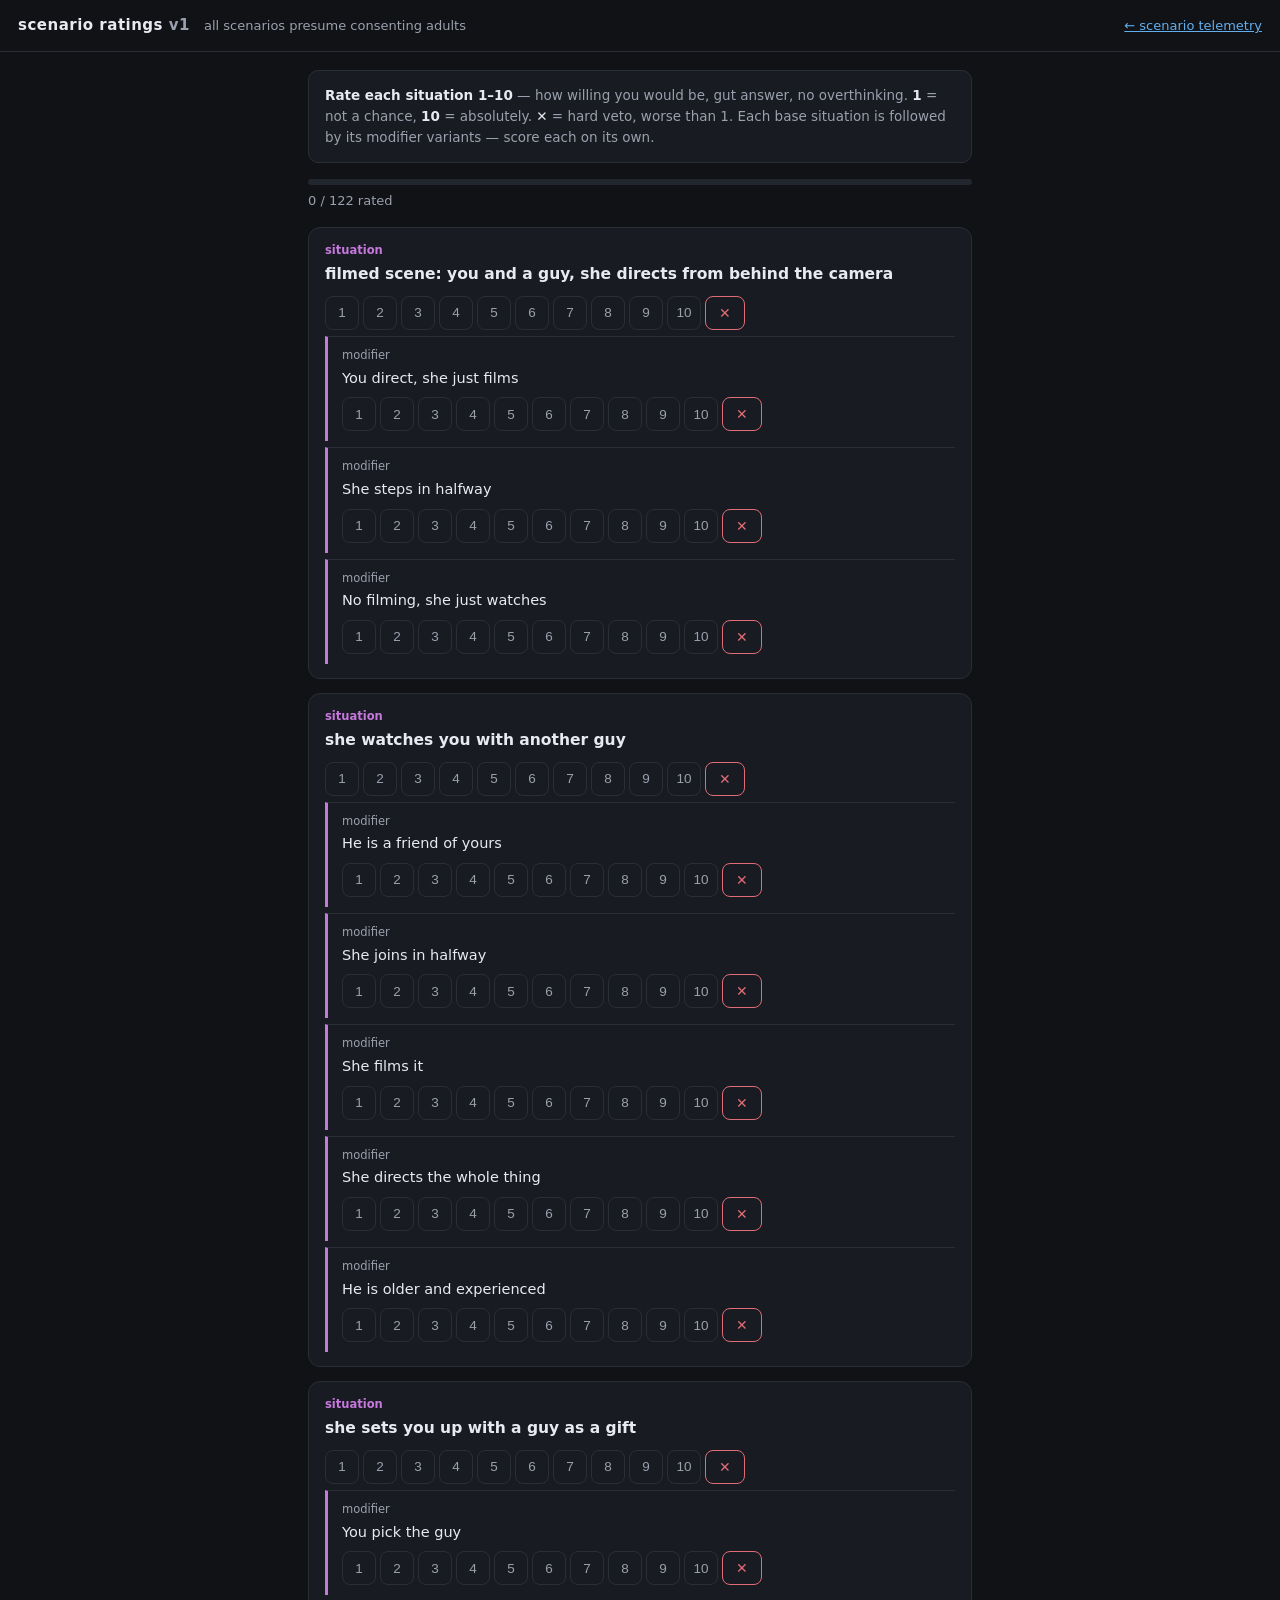
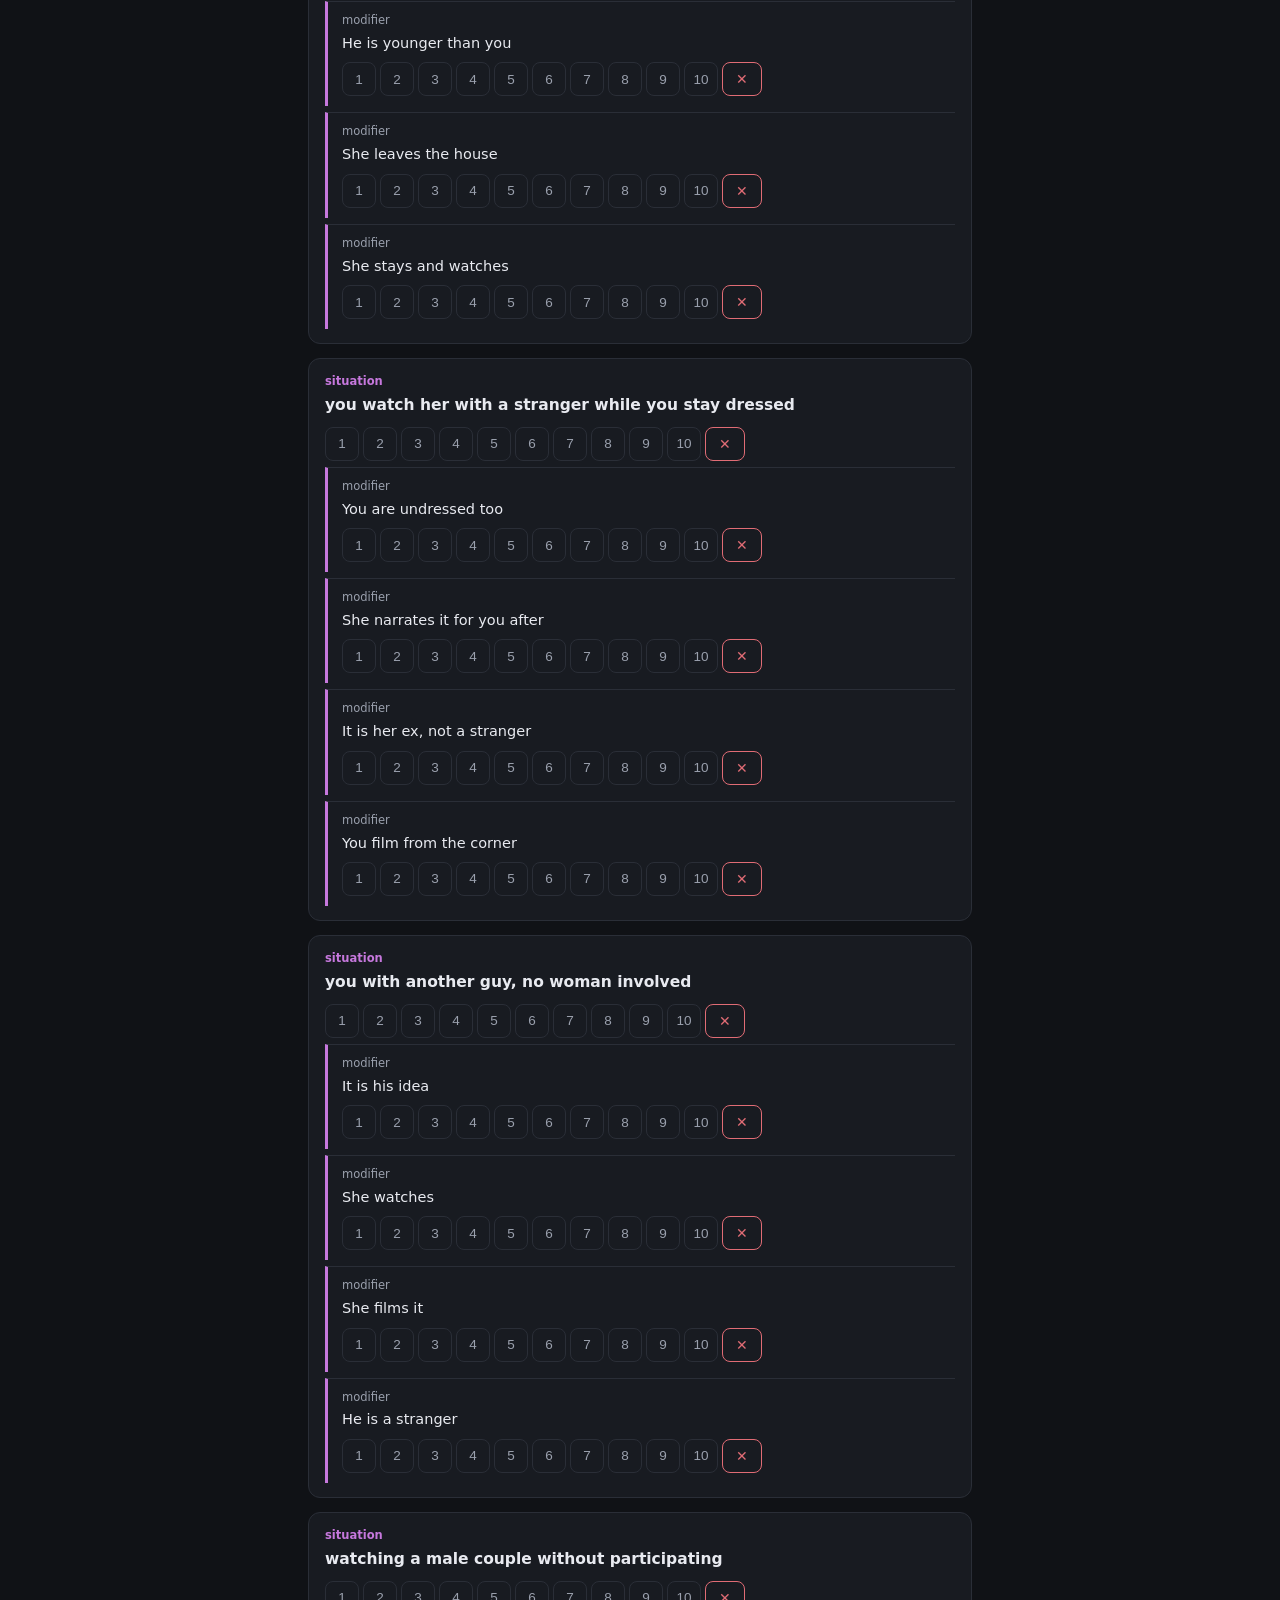
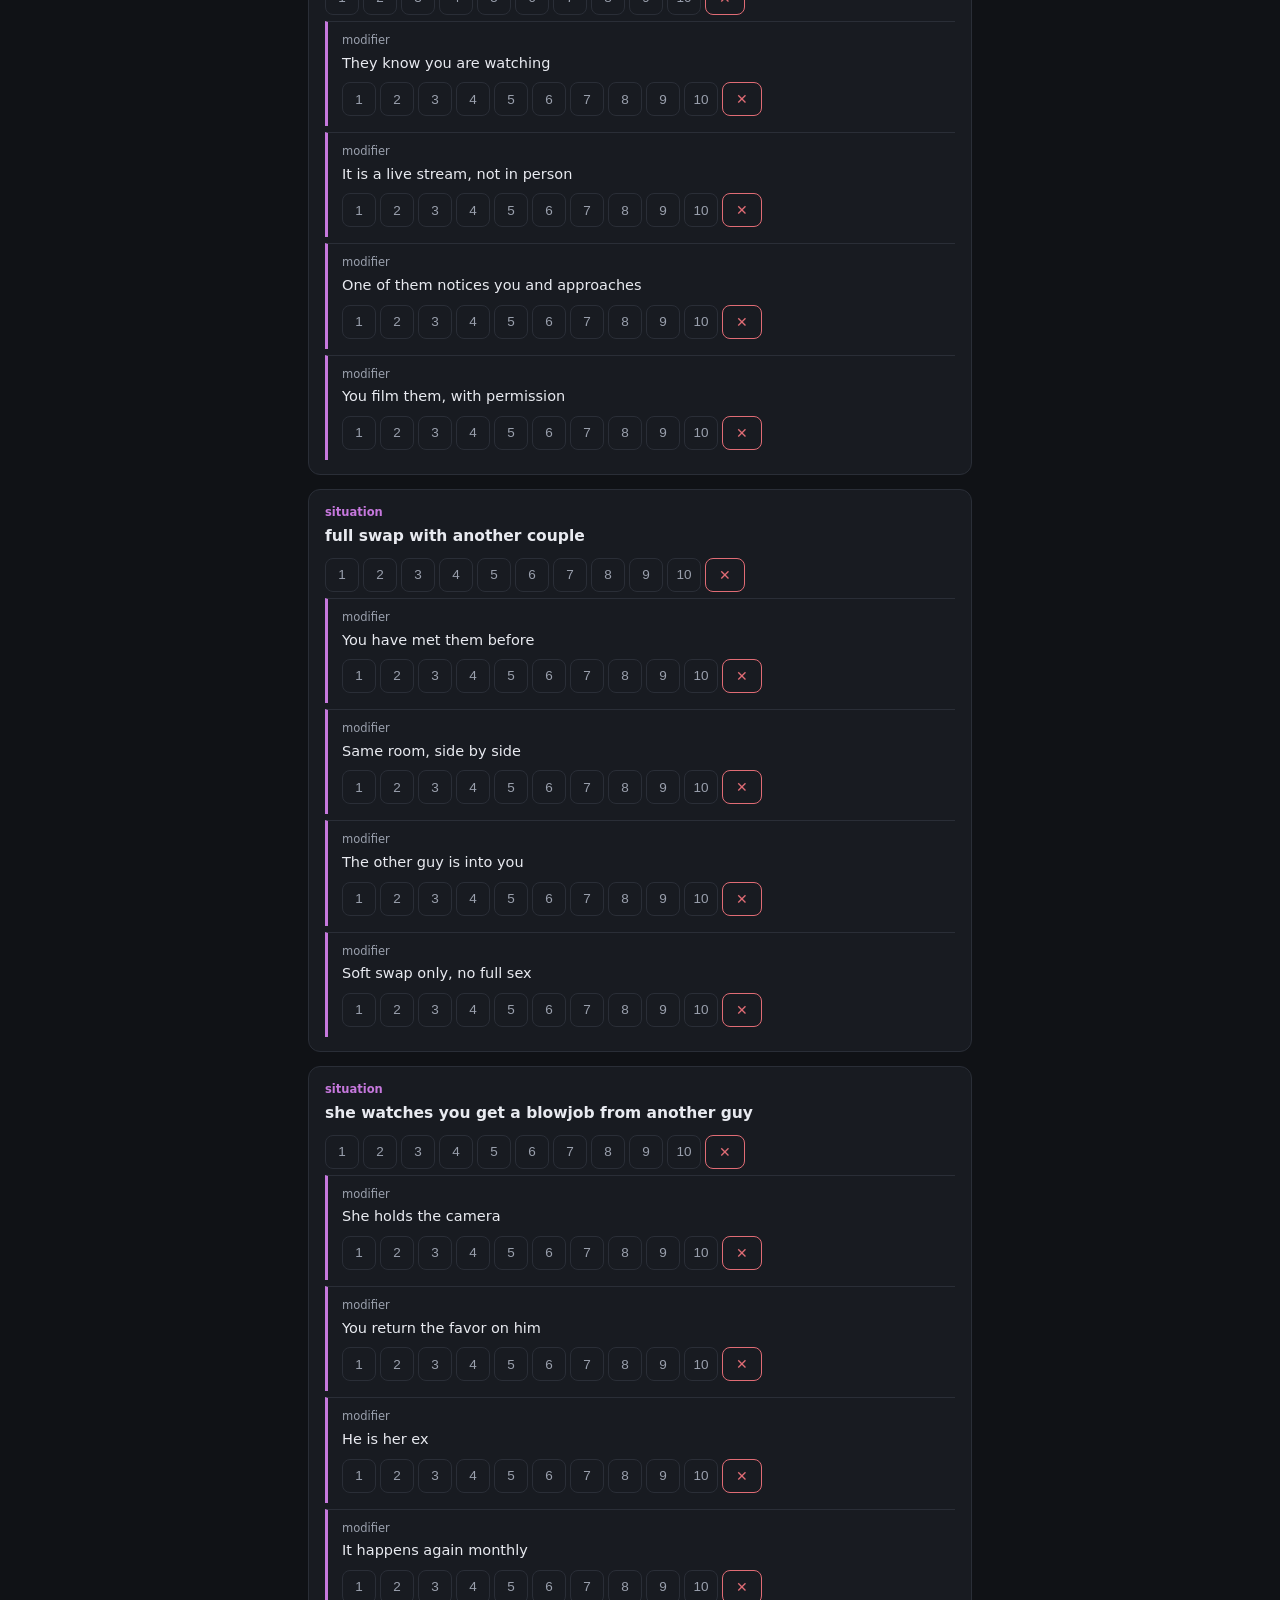
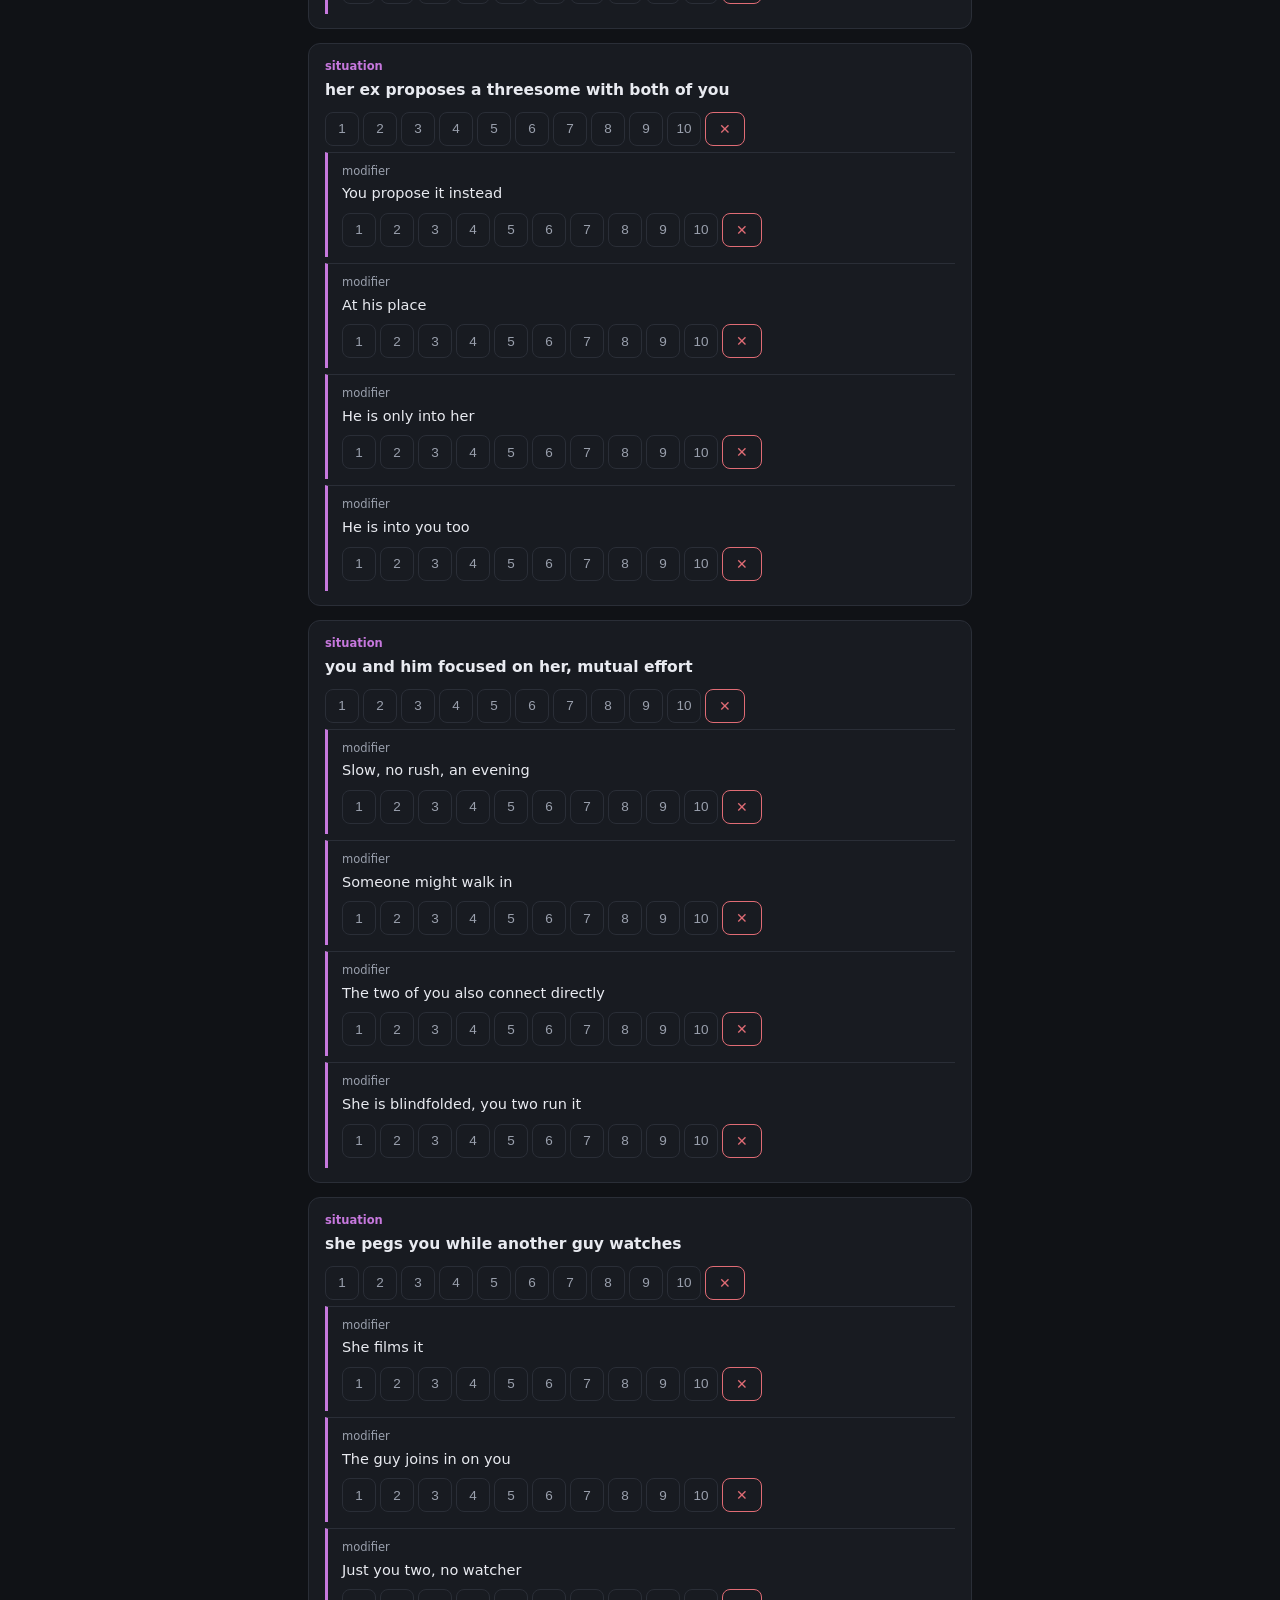
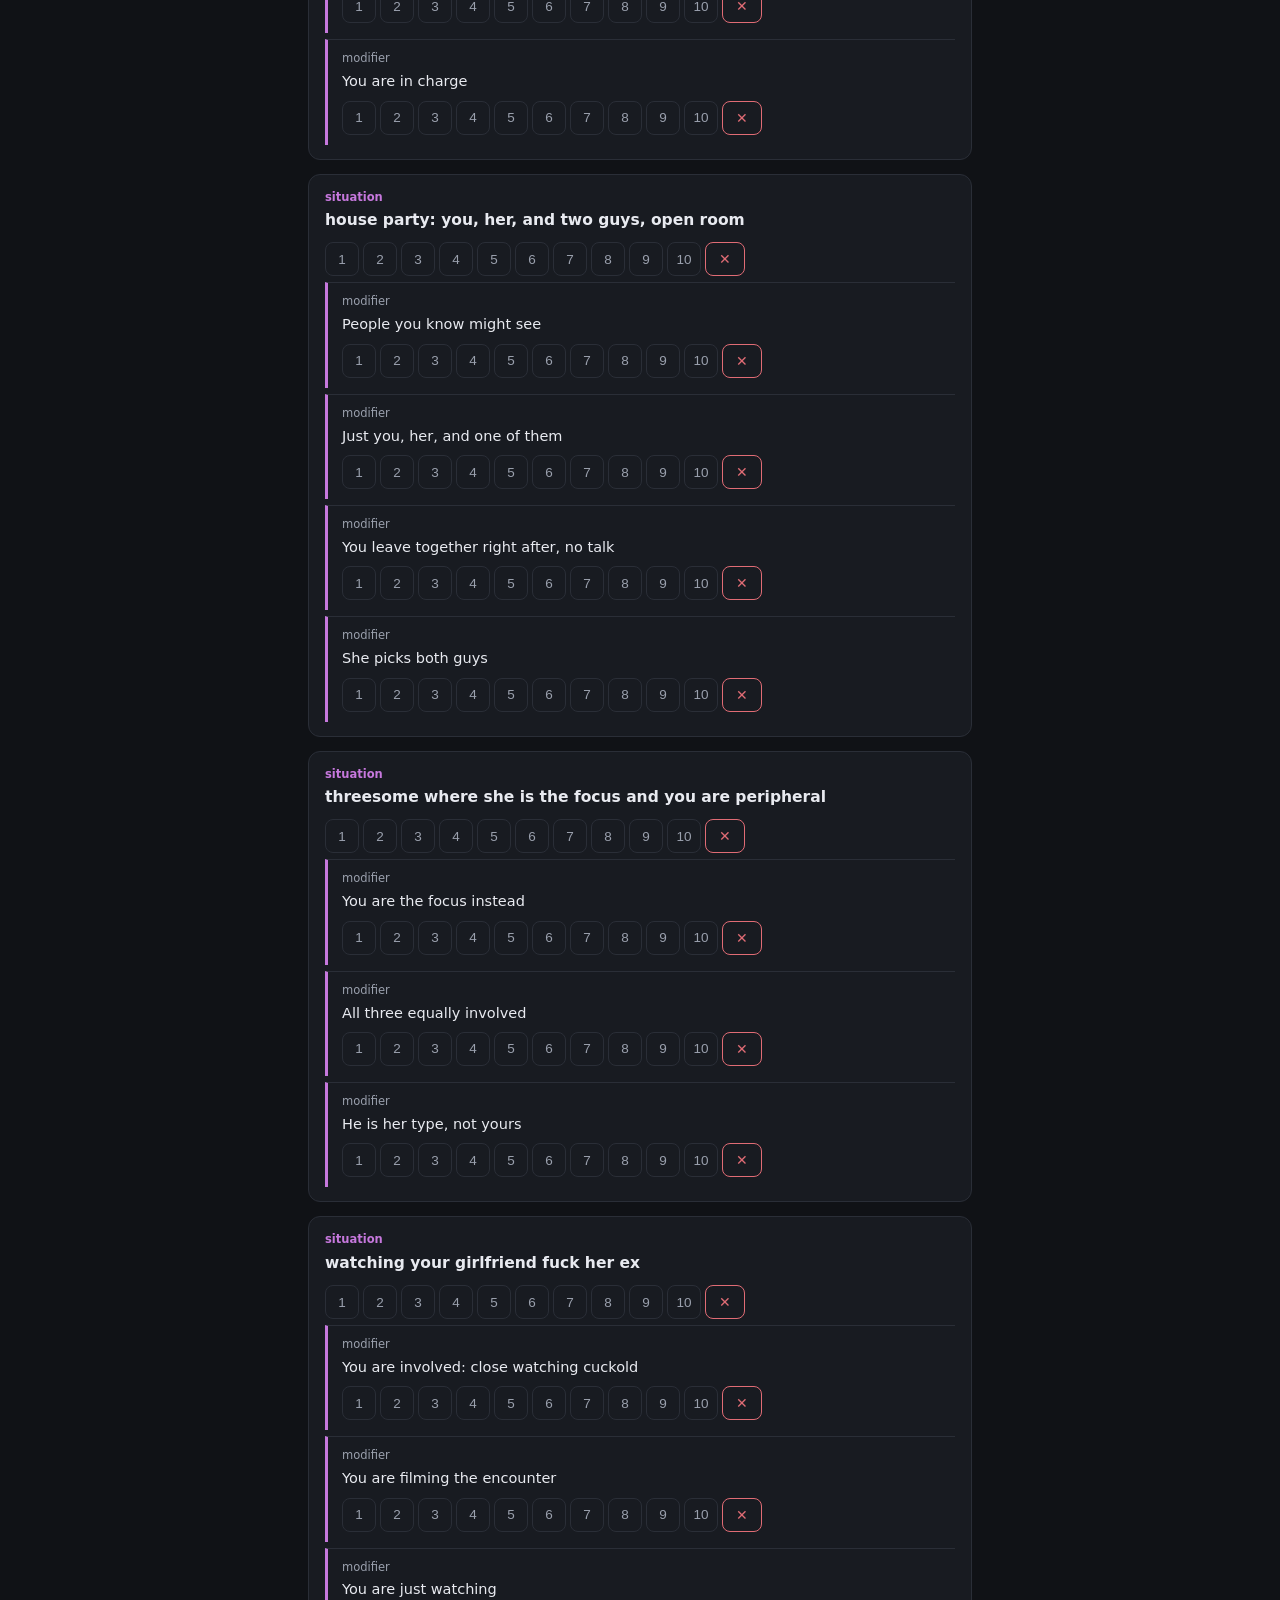
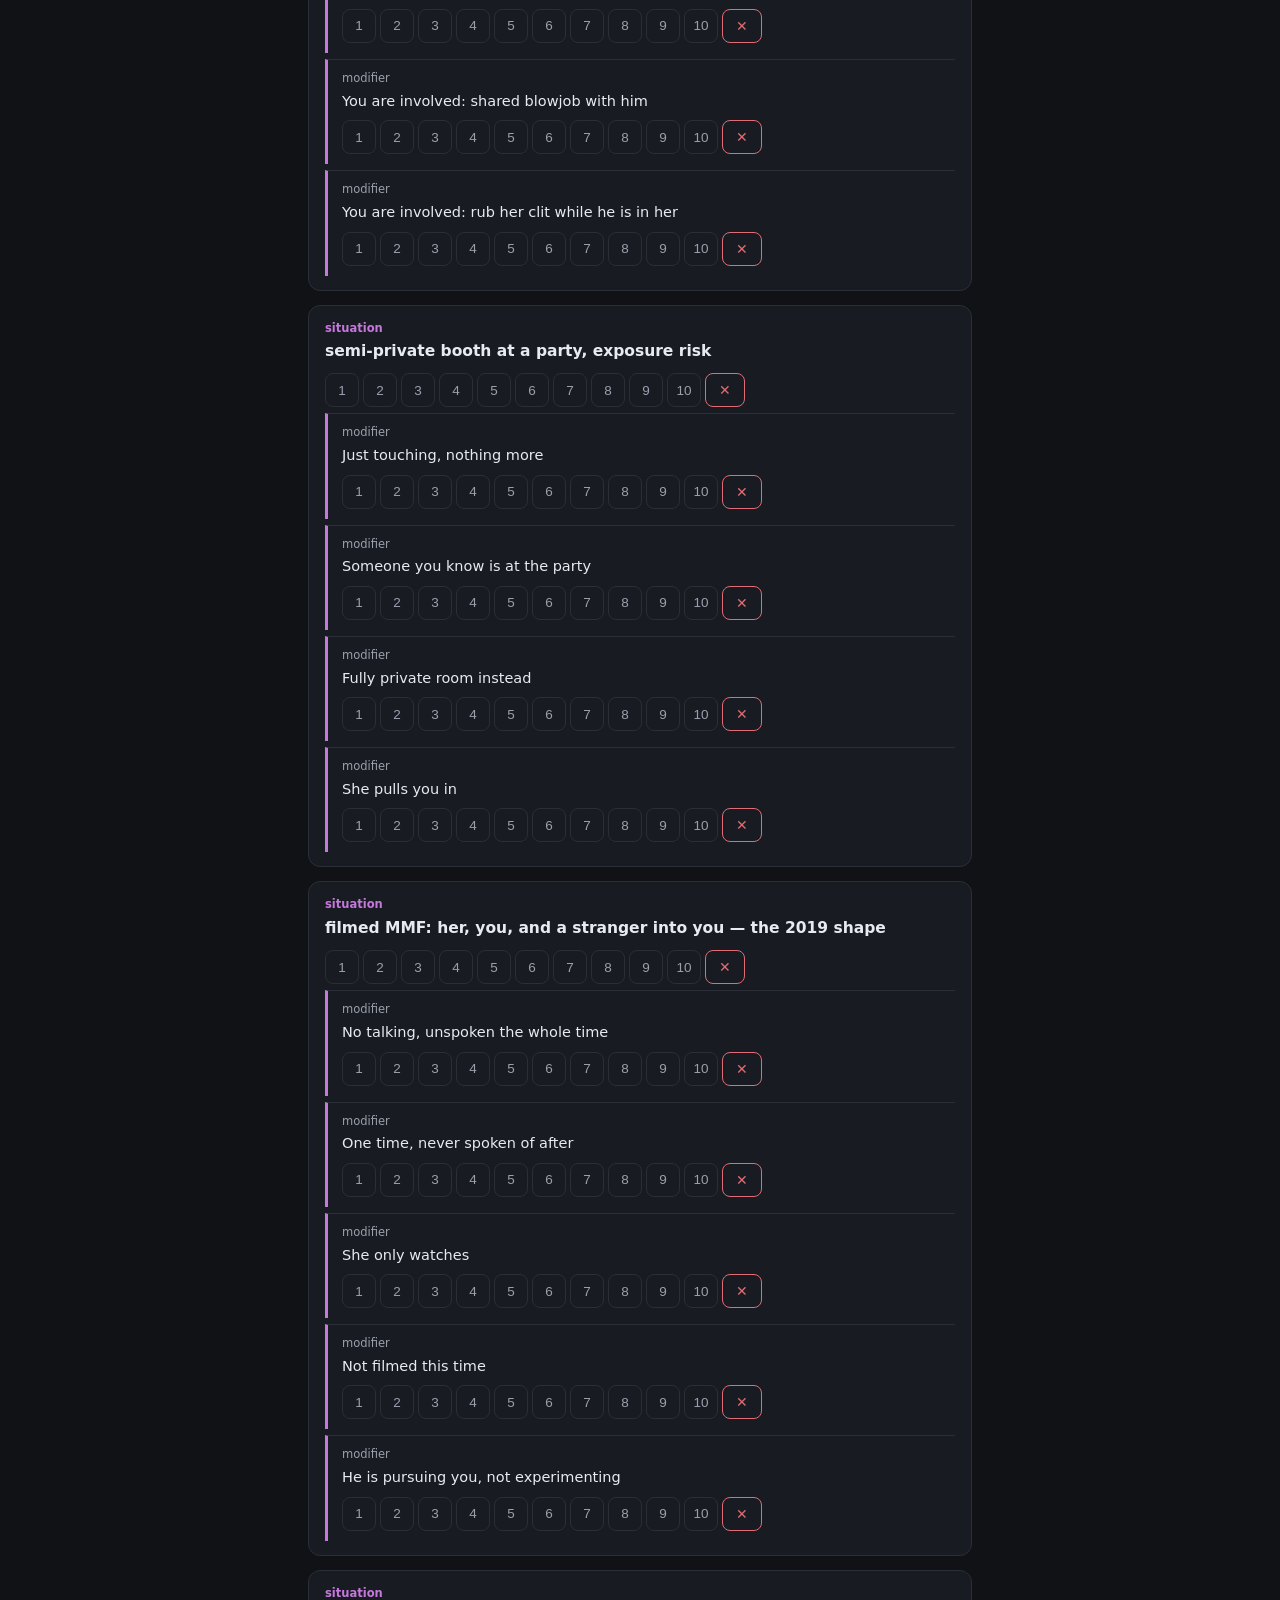
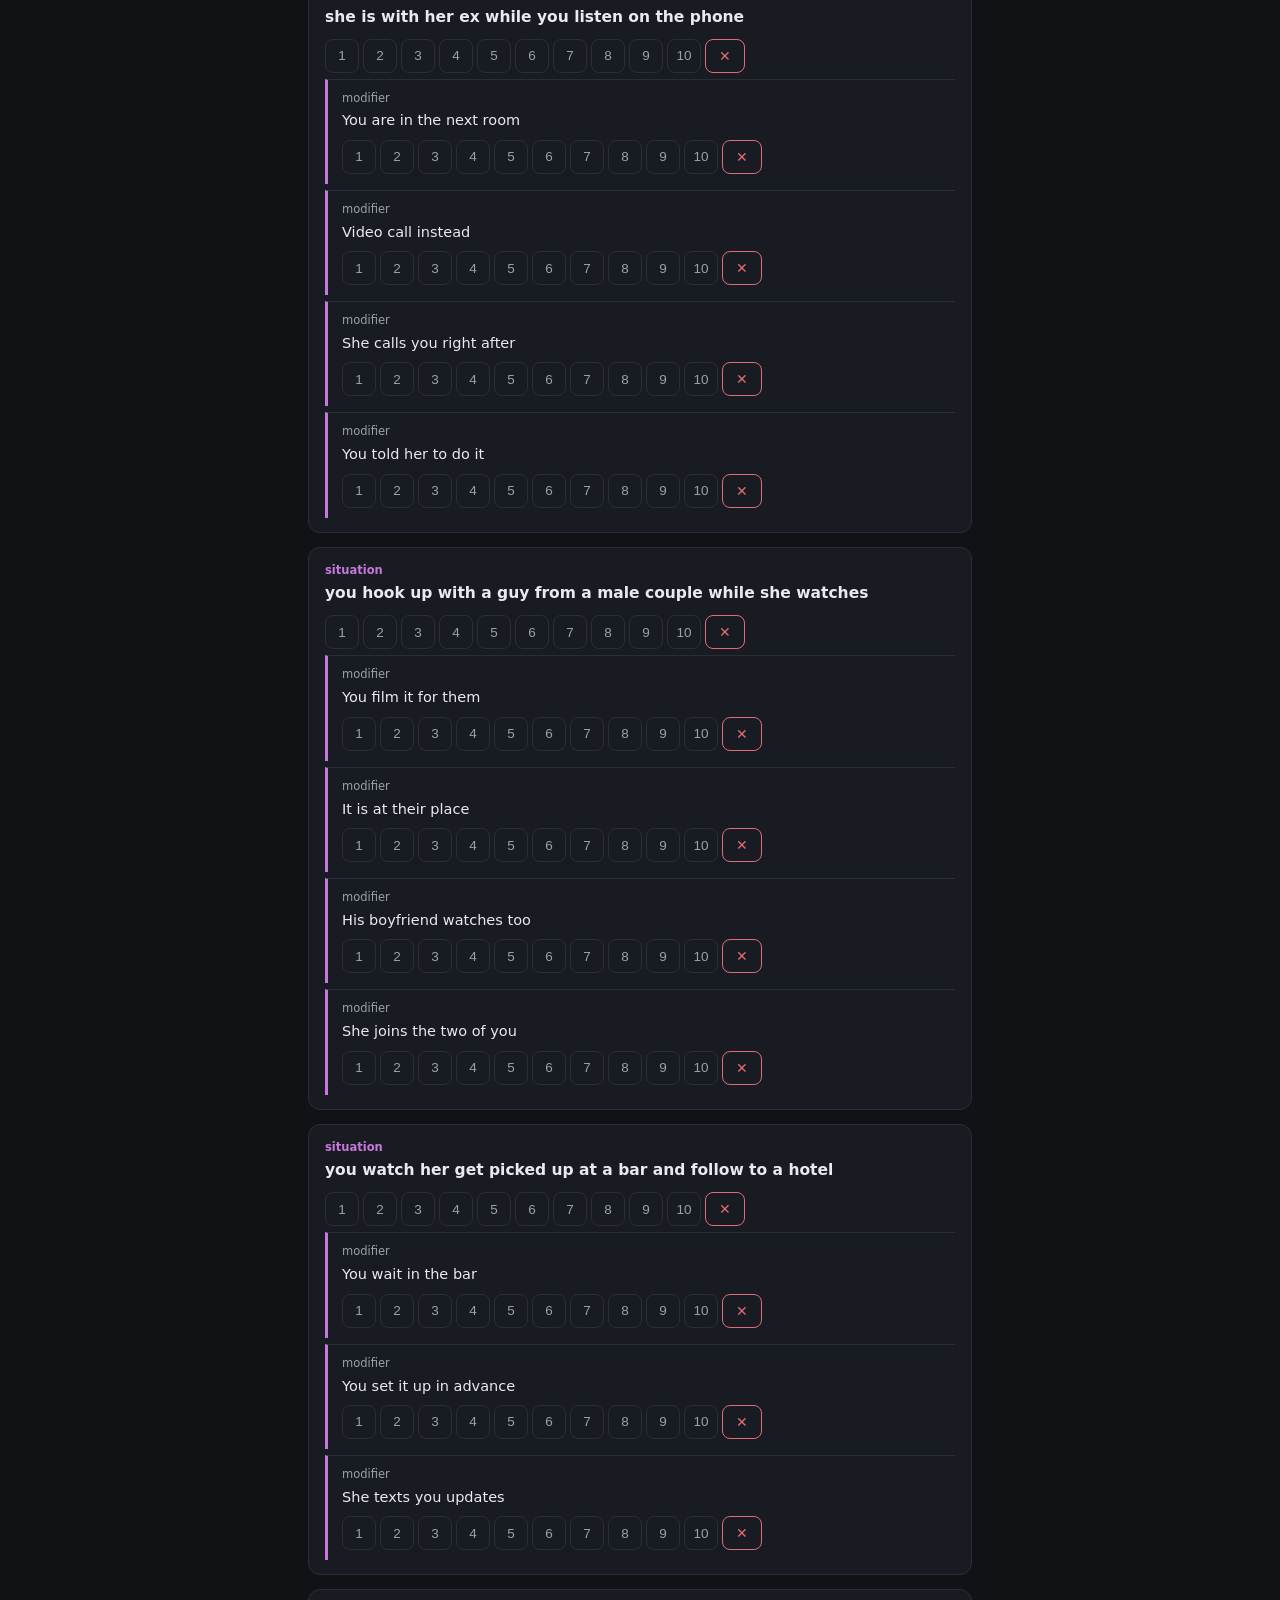
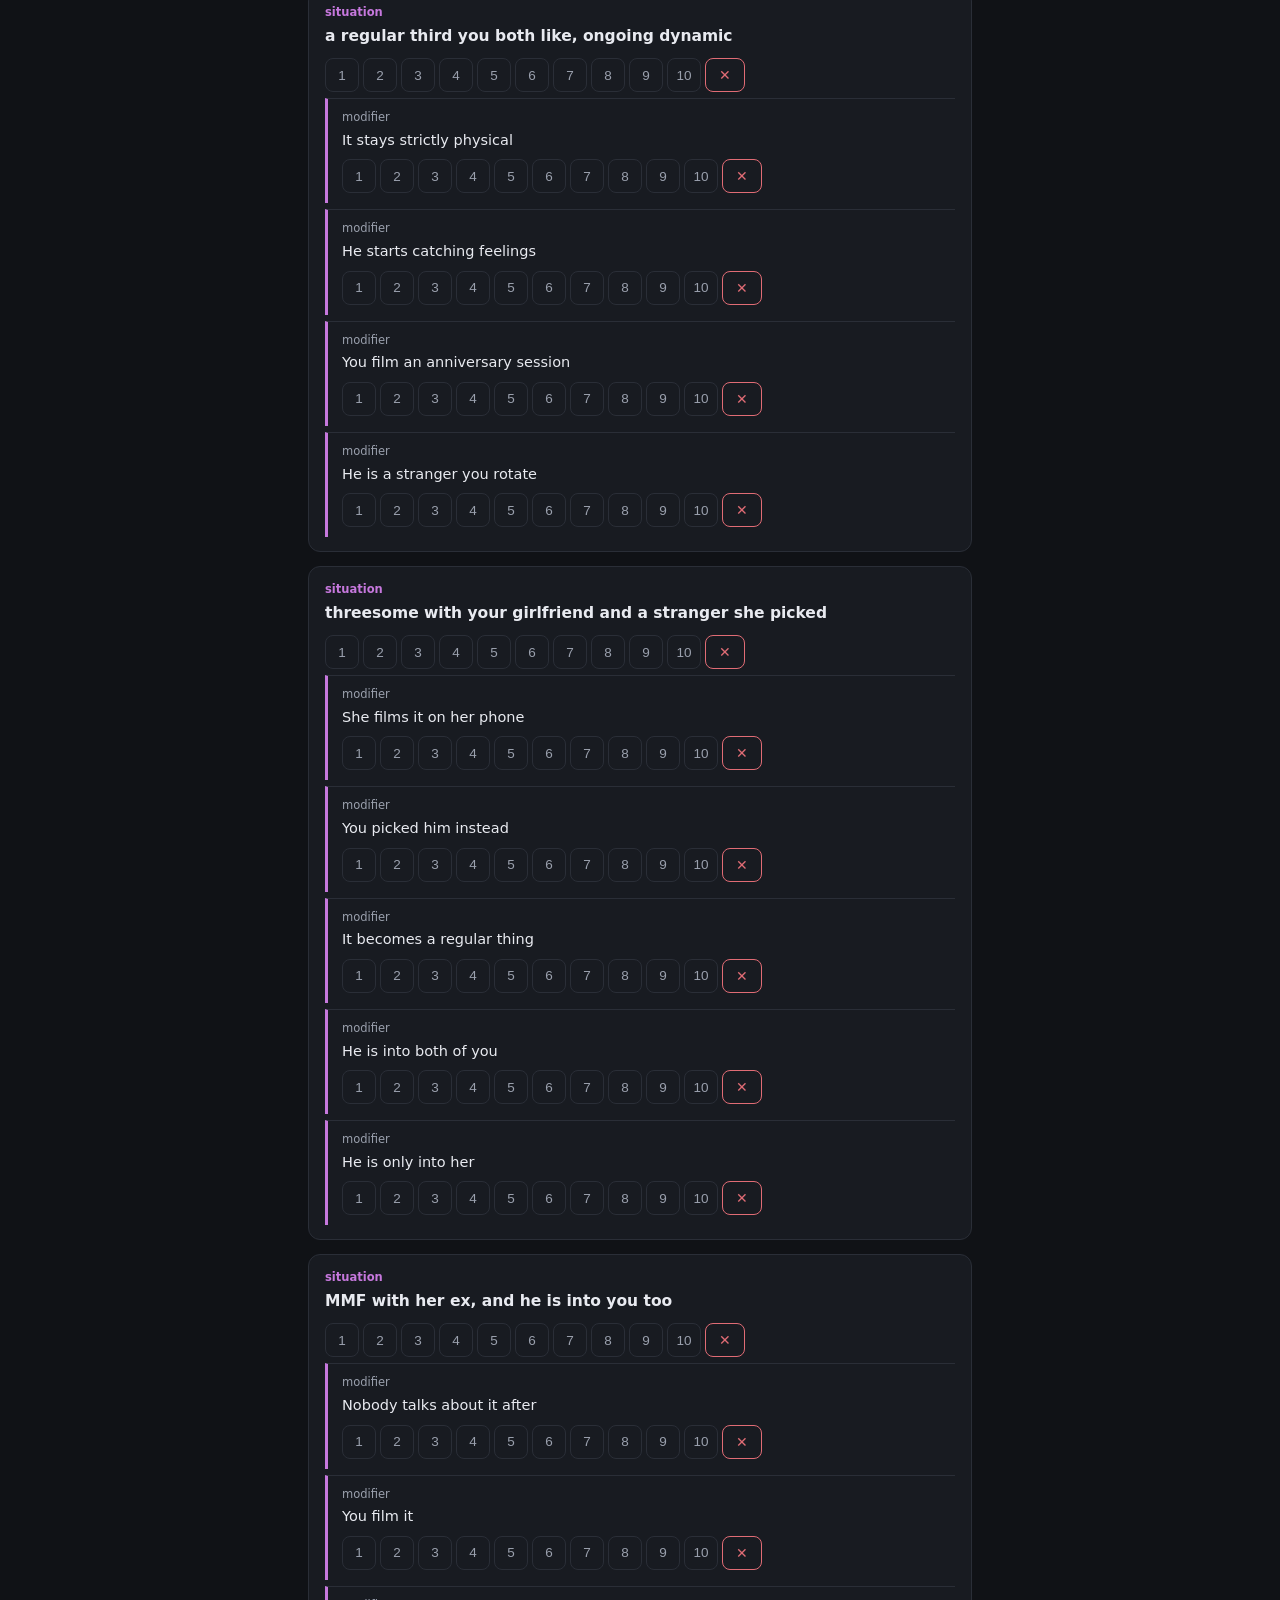
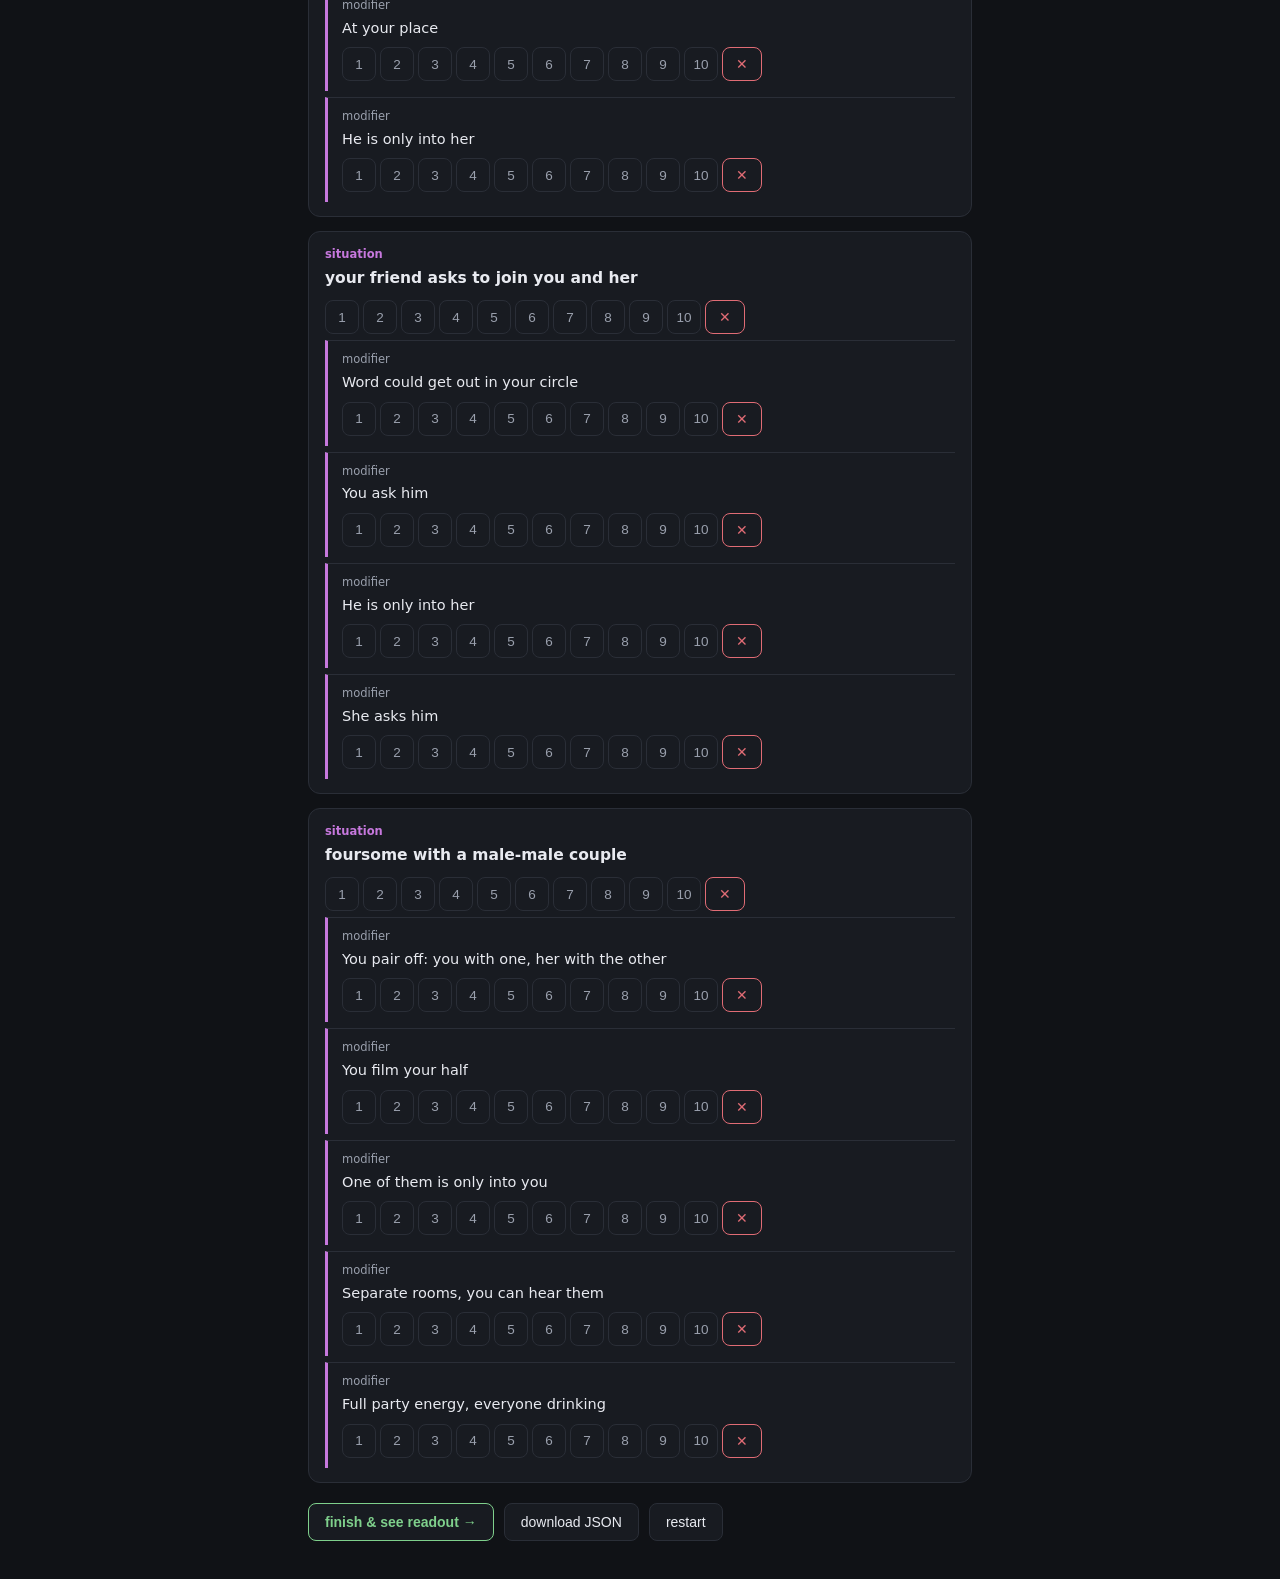
<file: scenario-rate-v1.html>
<!DOCTYPE html>
<html lang="en">
<head>
<meta charset="utf-8">
<meta name="viewport" content="width=device-width, initial-scale=1">
<title>scenario ratings v1 — rate the inventory</title>
<style>
  :root { --bg:#101216; --panel:#181b21; --line:#2a2e37; --txt:#e8eaf0; --dim:#9aa0ad; --acc:#7fd08c; --veto:#e06c75; --pick:#61afef; --gold:#e5c07b; --vio:#c678dd; }
  * { box-sizing:border-box; }
  body { margin:0; background:var(--bg); color:var(--txt); font:15px/1.55 -apple-system,system-ui,sans-serif; }
  header { padding:14px 18px; border-bottom:1px solid var(--line); display:flex; gap:14px; align-items:baseline; flex-wrap:wrap; position:sticky; top:0; background:var(--bg); z-index:5; }
  header .brand { font-weight:700; letter-spacing:.5px; }
  header .sub { color:var(--dim); font-size:13px; }
  header a { color:var(--pick); font-size:13px; margin-left:auto; }
  main { max-width:700px; margin:0 auto; padding:18px; }
  .note { background:var(--panel); border:1px solid var(--line); border-radius:10px; padding:14px 16px; color:var(--dim); font-size:13.5px; margin-bottom:16px; }
  .note b { color:var(--txt); }
  #prog { height:6px; background:#22262e; border-radius:3px; overflow:hidden; margin:6px 0 6px; }
  #prog > div { height:100%; width:0; background:var(--acc); transition:width .25s; }
  #progText { color:var(--dim); font-size:13px; margin-bottom:16px; }
  .group { background:var(--panel); border:1px solid var(--line); border-radius:12px; padding:14px 16px; margin-bottom:14px; }
  .gbase { font-weight:700; font-size:15.5px; margin-bottom:10px; }
  .gbase .gtag { color:var(--vio); font-size:11.5px; font-weight:600; display:block; margin-bottom:2px; }
  .mod { border-top:1px solid var(--line); padding:10px 0 10px 14px; margin-top:6px; border-left:3px solid var(--vio); }
  .mod .mtag { color:var(--dim); font-size:11.5px; display:block; margin-bottom:2px; }
  .mdesc { font-size:14.5px; margin-bottom:8px; }
  .scale { display:flex; gap:4px; flex-wrap:wrap; align-items:center; }
  .scale button { min-width:34px; height:34px; border-radius:8px; border:1px solid var(--line); background:transparent; color:var(--dim); font-size:13.5px; cursor:pointer; padding:0 6px; }
  .scale button:hover { border-color:var(--pick); color:var(--pick); }
  .scale button.on { background:var(--pick); border-color:var(--pick); color:#0b0d10; font-weight:700; }
  .scale button.vetoBtn { border-color:var(--veto); color:var(--veto); min-width:40px; }
  .scale button.vetoBtn.on { background:var(--veto); color:#0b0d10; }
  .btnrow { display:flex; gap:10px; margin:20px 0; flex-wrap:wrap; }
  .btnrow button { padding:10px 16px; border-radius:8px; border:1px solid var(--line); background:var(--panel); color:var(--txt); cursor:pointer; font-size:14px; }
  .btnrow button:hover { border-color:var(--pick); }
  .btnrow button.primary { border-color:var(--acc); color:var(--acc); font-weight:700; }
  .hidden { display:none; }
  .conf { font-size:12px; color:var(--dim); }
  h3.sec { margin:26px 0 4px; }
  table { width:100%; border-collapse:collapse; margin:14px 0; font-size:13.5px; }
  th, td { text-align:left; padding:8px 10px; border-bottom:1px solid var(--line); vertical-align:top; }
  th { color:var(--dim); font-weight:600; }
  .bar { display:inline-block; height:8px; border-radius:4px; background:var(--pick); vertical-align:middle; }
  .verdict { background:var(--panel); border:1px solid var(--line); border-left:4px solid var(--vio); border-radius:10px; padding:16px 18px; margin:18px 0; }
  .verdict h3 { margin:0 0 8px; }
  .ok { color:var(--acc); } .bad { color:var(--veto); } .mid { color:var(--dim); } .soft { color:var(--gold); }
</style>
</head>
<body>
<header>
  <span class="brand">scenario ratings <span style="color:var(--dim)">v1</span></span>
  <span class="sub">all scenarios presume consenting adults</span>
  <a href="scenario.html">← scenario telemetry</a>
</header>
<main>
  <div id="rateView">
    <div class="note" id="introNote">
      <b>Rate each situation 1–10</b> — how willing you would be, gut answer, no overthinking.
      <b>1</b> = not a chance, <b>10</b> = absolutely. <b>✕</b> = hard veto, worse than 1.
      Each base situation is followed by its modifier variants — score each on its own.
    </div>
    <div id="prog"><div></div></div>
    <div id="progText">0 / 0 rated</div>
    <div id="items"></div>
    <div class="btnrow">
      <button id="finishBtn" class="primary">finish &amp; see readout →</button>
      <button id="dlBtn">download JSON</button>
      <button id="restartBtn">restart</button>
    </div>
  </div>

  <div id="doneView" class="hidden">
    <div class="verdict" id="verdictBox"></div>
    <h3 class="sec">groups <span class="conf">— mean rating per base situation</span></h3>
    <div id="groupBox"></div>
    <h3 class="sec">metric baseline <span class="conf">— mean rating by metric level</span></h3>
    <div id="metricBox"></div>
    <h3 class="sec">extremes</h3>
    <div id="extremeBox"></div>
    <div class="btnrow">
      <button id="backBtn">← back to rating</button>
      <button id="dlBtn2">download JSON</button>
      <button id="restartBtn2">restart</button>
    </div>
  </div>
</main>
<script>
"use strict";
/* 24-metric psychosexual telemetry — same metric set as scenario.html.
   Every rateable item carries a vec so ratings regress against metrics. */
const METRICS = [
  { k:"S_sub",  name:"arousal substrate",  lv:["no woman","woman peripheral","woman central"], base:2 },
  { k:"F_attr", name:"her attractiveness",  lv:["neutral","somewhat","highly"], base:2 },
  { k:"P_pur",  name:"pursuit direction",   lv:["he experiments","mild interest","he pursues you"], base:0 },
  { k:"N_x",    name:"taboo charge",        lv:["routine","you cross alone","mutual crossing"], base:2 },
  { k:"A_auth", name:"authorship",          lv:["spontaneous","she directs","you direct"], base:2 },
  { k:"film",   name:"recorded",            lv:["not recorded","ambiguous","filmed"], base:2 },
  { k:"E_env",  name:"contact envelope",    lv:["touch only","includes oral","open-ended"], base:1 },
  { k:"novel",  name:"novelty",             lv:["routine","familiar","first-time"], base:2 },
  { k:"priv",   name:"privacy",             lv:["private","semi-private","exposure risk"], base:0 },
  { k:"recip",  name:"reciprocity",         lv:["you give","mutual","you receive"], base:1 },
  { k:"M_fam",  name:"his familiarity",     lv:["stranger","acquaintance","friend"], base:0 },
  { k:"intim",  name:"emotional tone",      lv:["detached","playful","intimate"], base:1 },
  { k:"F_init", name:"who proposed",        lv:["you did","mutual","she did"], base:1 },
  { k:"after",  name:"aftermath",           lv:["never spoken of","friendly","ongoing dynamic"], base:2 },
  { k:"turf",   name:"turf",                lv:["yours","neutral","hers"], base:0 },
  { k:"party",  name:"party context",       lv:["sober","drinking","full party"], base:0 },
  { k:"M_age",  name:"his age vs you",      lv:["younger","similar","older"], base:1 },
  { k:"inten",  name:"physical intensity",  lv:["gentle","moderate","intense"], base:1 },
  { k:"expl",   name:"explicitness",        lv:["unspoken","negotiated","explicit talk"], base:1 },
  { k:"dur",    name:"duration",            lv:["brief scene","an evening","ongoing"], base:1 },
  { k:"atten",  name:"your spotlight",      lv:["you're the focus","shared","you're peripheral"], base:1 },
  { k:"visib",  name:"visibility",          lv:["fully private","circle knows","could get out"], base:0 },
  { k:"F_part", name:"her participation",   lv:["watches","partial","full"], base:2 },
  { k:"M_enth", name:"his enthusiasm",      lv:["reluctant","willing","eager"], base:1 }
];
const MKEYS = METRICS.map(m => m.k);
const MNAME = Object.fromEntries(METRICS.map(m => [m.k, m.name]));
const MLV = Object.fromEntries(METRICS.map(m => [m.k, m.lv]));

/* vec order: S_sub,F_attr,P_pur,N_x,A_auth,film,E_env,novel,priv,recip,M_fam,intim,F_init,after,turf,party,M_age,inten,expl,dur,atten,visib,F_part,M_enth */
const BASES = [
{ d:"watching your girlfriend fuck her ex", v:[2,2,0,2,1,0,1,2,0,1,0,2,1,0,1,0,1,1,1,0,2,0,2,1], m:[
  ["You are just watching", {atten:2}],
  ["You are involved: close watching cuckold", {atten:1,intim:1}],
  ["You are involved: rub her clit while he is in her", {atten:1,inten:2}],
  ["You are involved: shared blowjob with him", {recip:1,E_env:1}],
  ["You are filming the encounter", {film:2,atten:2}] ] },
{ d:"threesome with your girlfriend and a stranger she picked", v:[2,2,1,2,1,0,1,2,0,1,0,1,2,0,1,1,1,1,1,1,1,0,2,1], m:[
  ["You picked him instead", {F_init:0,A_auth:2}],
  ["He is only into her", {P_pur:0,atten:2}],
  ["He is into both of you", {P_pur:2}],
  ["She films it on her phone", {film:2}],
  ["It becomes a regular thing", {after:2,dur:2,novel:1}] ] },
{ d:"foursome with a male-male couple", v:[2,2,1,2,1,0,1,2,0,1,0,1,1,1,1,1,1,1,1,1,1,0,2,1], m:[
  ["One of them is only into you", {P_pur:2,atten:0}],
  ["Separate rooms, you can hear them", {atten:2,S_sub:1}],
  ["You pair off: you with one, her with the other", {atten:1}],
  ["Full party energy, everyone drinking", {party:2,inten:2,priv:1}],
  ["You film your half", {film:2}] ] },
{ d:"she watches you with another guy", v:[1,2,2,2,2,0,1,2,0,1,0,1,1,1,0,0,1,1,1,0,0,0,0,1], m:[
  ["She directs the whole thing", {A_auth:1,F_init:2}],
  ["She joins in halfway", {F_part:2,S_sub:2,atten:1}],
  ["He is a friend of yours", {M_fam:2}],
  ["She films it", {film:2}],
  ["He is older and experienced", {M_age:2}] ] },
{ d:"filmed MMF: her, you, and a stranger into you — the 2019 shape", v:[2,2,0,2,2,2,1,2,0,1,0,1,1,2,0,0,1,1,1,1,1,0,2,1], m:[
  ["Not filmed this time", {film:0}],
  ["He is pursuing you, not experimenting", {P_pur:2}],
  ["She only watches", {F_part:0,S_sub:1,atten:0}],
  ["One time, never spoken of after", {after:0}],
  ["No talking, unspoken the whole time", {expl:0}] ] },
{ d:"you watch her with a stranger while you stay dressed", v:[2,2,0,2,1,0,0,2,0,1,0,1,1,0,1,0,1,0,1,0,2,0,2,1], m:[
  ["You are undressed too", {E_env:1,atten:1}],
  ["She narrates it for you after", {after:1,expl:2}],
  ["It is her ex, not a stranger", {M_fam:1,intim:2}],
  ["You film from the corner", {film:2}] ] },
{ d:"she watches you get a blowjob from another guy", v:[1,2,2,2,2,0,1,2,0,0,0,1,1,0,0,0,1,1,1,0,0,0,0,1], m:[
  ["She holds the camera", {film:2,F_part:0}],
  ["You return the favor on him", {recip:1,E_env:1}],
  ["He is her ex", {M_fam:1}],
  ["It happens again monthly", {after:2,dur:2,novel:1}] ] },
{ d:"you and him focused on her, mutual effort", v:[2,2,1,2,2,0,1,2,0,1,0,1,1,1,0,1,1,1,1,1,1,0,2,1], m:[
  ["The two of you also connect directly", {recip:1,P_pur:2}],
  ["She is blindfolded, you two run it", {A_auth:2}],
  ["Slow, no rush, an evening", {dur:1,inten:0}],
  ["Someone might walk in", {priv:2,visib:1}] ] },
{ d:"you hook up with a guy from a male couple while she watches", v:[1,2,2,2,2,0,1,2,0,1,0,1,0,0,1,1,1,1,1,0,0,0,0,1], m:[
  ["His boyfriend watches too", {S_sub:1}],
  ["She joins the two of you", {F_part:2,S_sub:2}],
  ["It is at their place", {turf:2}],
  ["You film it for them", {film:2}] ] },
{ d:"house party: you, her, and two guys, open room", v:[2,2,1,2,0,0,2,2,1,1,0,1,1,0,1,2,1,2,0,1,1,1,2,1], m:[
  ["Just you, her, and one of them", {S_sub:2,E_env:1}],
  ["People you know might see", {visib:2,priv:2}],
  ["She picks both guys", {F_init:2,A_auth:1}],
  ["You leave together right after, no talk", {after:0,dur:0}] ] },
{ d:"her ex proposes a threesome with both of you", v:[2,2,1,2,1,0,1,2,0,1,1,2,2,0,1,0,1,1,1,0,1,0,2,1], m:[
  ["You propose it instead", {F_init:0,A_auth:2}],
  ["He is only into her", {P_pur:0,atten:2}],
  ["He is into you too", {P_pur:2}],
  ["At his place", {turf:2}] ] },
{ d:"your friend asks to join you and her", v:[2,2,1,2,0,0,1,2,0,1,2,1,0,0,0,1,1,1,1,0,1,1,2,1], m:[
  ["You ask him", {F_init:0}],
  ["She asks him", {F_init:2}],
  ["Word could get out in your circle", {visib:2}],
  ["He is only into her", {P_pur:0,atten:2}] ] },
{ d:"you with another guy, no woman involved", v:[0,0,2,2,2,0,1,2,0,1,0,1,0,0,1,1,1,1,1,0,0,0,0,1], m:[
  ["She watches", {S_sub:1,F_part:0,atten:0}],
  ["She films it", {film:2,S_sub:1,F_part:0}],
  ["He is a stranger", {M_fam:0}],
  ["It is his idea", {F_init:2,A_auth:0}] ] },
{ d:"she is with her ex while you listen on the phone", v:[2,2,0,2,1,0,0,2,0,1,0,2,1,0,2,0,1,0,1,0,2,0,2,1], m:[
  ["You are in the next room", {turf:1,priv:0}],
  ["She calls you right after", {after:1}],
  ["You told her to do it", {F_init:0,A_auth:2}],
  ["Video call instead", {film:1}] ] },
{ d:"threesome where she is the focus and you are peripheral", v:[2,2,0,2,1,0,1,2,0,2,0,1,1,1,1,0,1,1,1,1,2,0,2,1], m:[
  ["You are the focus instead", {atten:0,recip:0}],
  ["All three equally involved", {atten:1,recip:1}],
  ["He is her type, not yours", {F_attr:2,P_pur:0}] ] },
{ d:"filmed scene: you and a guy, she directs from behind the camera", v:[1,2,2,2,1,2,1,2,0,1,0,1,2,1,0,0,1,1,1,0,0,0,0,1], m:[
  ["You direct, she just films", {A_auth:2}],
  ["No filming, she just watches", {film:0}],
  ["She steps in halfway", {F_part:2,S_sub:2}] ] },
{ d:"full swap with another couple", v:[2,2,1,2,1,0,2,2,0,1,0,1,1,0,1,1,1,1,1,0,1,0,2,1], m:[
  ["Same room, side by side", {atten:1,priv:0}],
  ["Soft swap only, no full sex", {E_env:1}],
  ["The other guy is into you", {P_pur:2}],
  ["You have met them before", {M_fam:1,novel:1}] ] },
{ d:"you watch her get picked up at a bar and follow to a hotel", v:[2,2,0,2,1,0,1,2,1,1,0,0,2,0,2,2,1,1,0,0,2,1,2,1], m:[
  ["You set it up in advance", {F_init:0,expl:2}],
  ["You wait in the bar", {atten:2,turf:2}],
  ["She texts you updates", {expl:2}] ] },
{ d:"she sets you up with a guy as a gift", v:[1,2,2,2,1,0,1,2,0,1,0,1,2,1,0,0,1,1,1,0,0,0,0,1], m:[
  ["You pick the guy", {F_init:0,A_auth:2}],
  ["She stays and watches", {F_part:0}],
  ["She leaves the house", {S_sub:0,priv:0}],
  ["He is younger than you", {M_age:0}] ] },
{ d:"MMF with her ex, and he is into you too", v:[2,2,2,2,1,0,1,2,0,1,0,2,1,0,1,0,1,1,1,1,1,0,2,1], m:[
  ["He is only into her", {P_pur:0,atten:2}],
  ["You film it", {film:2}],
  ["At your place", {turf:0}],
  ["Nobody talks about it after", {after:0}] ] },
{ d:"semi-private booth at a party, exposure risk", v:[2,2,1,2,0,0,0,2,2,1,0,1,1,0,1,2,1,1,0,0,1,2,2,1], m:[
  ["Fully private room instead", {priv:0,visib:0}],
  ["Someone you know is at the party", {visib:2}],
  ["Just touching, nothing more", {E_env:0}],
  ["She pulls you in", {F_init:2}] ] },
{ d:"a regular third you both like, ongoing dynamic", v:[2,2,1,2,2,0,1,1,0,1,2,1,1,2,0,1,1,1,1,2,1,0,2,1], m:[
  ["He starts catching feelings", {intim:2}],
  ["You film an anniversary session", {film:2,novel:0}],
  ["It stays strictly physical", {intim:0,after:1}],
  ["He is a stranger you rotate", {M_fam:0,novel:2}] ] },
{ d:"she pegs you while another guy watches", v:[1,2,0,2,1,0,0,2,0,2,0,1,2,0,0,0,1,1,1,0,0,0,0,0], m:[
  ["The guy joins in on you", {P_pur:2,recip:1}],
  ["She films it", {film:2}],
  ["Just you two, no watcher", {S_sub:2,F_part:2}],
  ["You are in charge", {A_auth:2,F_init:0}] ] },
{ d:"watching a male couple without participating", v:[0,0,0,1,0,0,0,2,1,1,0,0,1,0,1,1,1,0,0,0,2,1,0,0], m:[
  ["They know you are watching", {expl:2,N_x:2}],
  ["You film them, with permission", {film:2}],
  ["One of them notices you and approaches", {P_pur:2,N_x:2}],
  ["It is a live stream, not in person", {turf:2,priv:1}] ] }
];

/* ---- item bank ---- */
function shuffle(a) { for (let i = a.length - 1; i > 0; i--) { const j = Math.floor(Math.random() * (i + 1)); [a[i], a[j]] = [a[j], a[i]]; } return a; }
let items = [];
function buildItems() {
  items = [];
  let n = 0;
  const order = shuffle(BASES.map((_, i) => i));
  for (const gi of order) {
    const b = BASES[gi];
    const baseVec = {};
    MKEYS.forEach((k, i) => baseVec[k] = b.v[i]);
    items.push({ id: "r" + (++n), group: gi, gdesc: b.d, kind: "base", desc: b.d, vec: baseVec });
    for (const mi of shuffle(b.m.map((_, i) => i))) {
      const [md, patch] = b.m[mi];
      const vec = { ...baseVec };
      for (const k in patch) vec[k] = patch[k];
      items.push({ id: "r" + (++n), group: gi, gdesc: b.d, kind: "mod", desc: md, vec });
    }
  }
}

/* ---- state ---- */
const LS_KEY = "scen_rate_v1";
let ratings = {};   // id -> 0 (veto) | 1..10
try { ratings = JSON.parse(localStorage.getItem(LS_KEY) || "{}"); } catch (e) { ratings = {}; }
function save() { try { localStorage.setItem(LS_KEY, JSON.stringify(ratings)); } catch (e) {} }

/* ---- ui ---- */
const $ = (id) => document.getElementById(id);
function updateProg() {
  const done = items.filter(it => ratings[it.id] !== undefined).length;
  $("progText").textContent = `${done} / ${items.length} rated`;
  document.querySelector("#prog > div").style.width = (items.length ? done / items.length * 100 : 0) + "%";
}
function rate(id, val) {
  if (ratings[id] === val) delete ratings[id];
  else ratings[id] = val;
  save(); paint(id); updateProg();
}
function paint(id) {
  const v = ratings[id];
  document.querySelectorAll(`[data-item="${id}"] .scale button`).forEach(b => {
    const bv = b.dataset.v === "veto" ? 0 : parseInt(b.dataset.v, 10);
    b.classList.toggle("on", v !== undefined && bv === v);
  });
}
function render() {
  const box = $("items");
  box.innerHTML = "";
  let curGroup = -1, gdiv = null;
  for (const it of items) {
    if (it.group !== curGroup) {
      curGroup = it.group;
      gdiv = document.createElement("div");
      gdiv.className = "group";
      box.appendChild(gdiv);
    }
    const row = document.createElement("div");
    if (it.kind === "base") {
      row.innerHTML = `<div class="gbase"><span class="gtag">situation</span></div>`;
      row.firstChild.appendChild(document.createTextNode(it.desc));
    } else {
      row.className = "mod";
      row.innerHTML = `<span class="mtag">modifier</span><div class="mdesc"></div>`;
      row.querySelector(".mdesc").textContent = it.desc;
    }
    const sc = document.createElement("div");
    sc.className = "scale";
    sc.dataset.item = it.id;
    for (let s = 1; s <= 10; s++) {
      const b = document.createElement("button");
      b.textContent = s; b.dataset.v = s;
      b.onclick = () => rate(it.id, s);
      sc.appendChild(b);
    }
    const vx = document.createElement("button");
    vx.textContent = "✕"; vx.dataset.v = "veto"; vx.className = "vetoBtn"; vx.title = "hard veto";
    vx.onclick = () => rate(it.id, 0);
    sc.appendChild(vx);
    row.appendChild(sc);
    gdiv.appendChild(row);
    paint(it.id);
  }
  updateProg();
}

/* ---- readout ---- */
function mean(a) { return a.length ? a.reduce((x, y) => x + y, 0) / a.length : null; }
function renderDone() {
  $("rateView").classList.add("hidden");
  $("doneView").classList.remove("hidden");
  const scored = items.filter(it => ratings[it.id] !== undefined);
  const vetos = scored.filter(it => ratings[it.id] === 0);
  const vals = scored.filter(it => ratings[it.id] > 0).map(it => ratings[it.id]);
  const m = mean(vals);
  $("verdictBox").innerHTML =
    `<h3>readout</h3>` +
    `<p><b>${scored.length}</b> rated · <b class="${m >= 7 ? "ok" : m >= 4 ? "soft" : "bad"}">${m === null ? "—" : m.toFixed(1)}</b> mean score` +
    (vetos.length ? ` · <b class="bad">${vetos.length}</b> hard veto${vetos.length === 1 ? "" : "s"}` : "") + `.</p>` +
    (vetos.length ? `<p class="conf">vetoed: ${vetos.slice(0, 12).map(it => it.desc).join(" · ")}${vetos.length > 12 ? " …" : ""}</p>` : "") +
    (scored.length < items.length ? `<p class="conf">${items.length - scored.length} items unrated — excluded from all stats.</p>` : "");
  // groups
  const gstats = BASES.map((b, gi) => {
    const its = items.filter(it => it.group === gi && ratings[it.id] !== undefined && ratings[it.id] > 0);
    return { d: b.d, n: its.length, m: mean(its.map(it => ratings[it.id])) };
  }).filter(g => g.n > 0).sort((a, b) => (b.m || 0) - (a.m || 0));
  let gh = `<table><tr><th>situation</th><th>n</th><th>mean</th><th></th></tr>`;
  for (const g of gstats) {
    gh += `<tr><td>${g.d}</td><td class="conf">${g.n}</td><td><span class="bar" style="width:${Math.round((g.m || 0) * 14)}px"></span> ${(g.m || 0).toFixed(1)}</td><td class="conf">${g.m >= 7 ? "hot" : g.m >= 4 ? "warm" : "cold"}</td></tr>`;
  }
  $("groupBox").innerHTML = gh + "</table>";
  // metric baseline
  const mrows = [];
  for (const mt of METRICS) {
    const cells = [0, 1, 2].map(l => {
      const rs = items.filter(it => ratings[it.id] !== undefined && ratings[it.id] > 0 && it.vec[mt.k] === l).map(it => ratings[it.id]);
      return { l, n: rs.length, m: mean(rs) };
    });
    const spread = (cells.every(c => c.m !== null)) ? Math.max(...cells.map(c => c.m)) - Math.min(...cells.map(c => c.m)) : 0;
    mrows.push({ mt, cells, spread });
  }
  mrows.sort((a, b) => b.spread - a.spread);
  let mh = `<table><tr><th>metric</th><th>level → mean (n)</th><th>spread</th></tr>`;
  for (const r of mrows) {
    const cells = r.cells.map(c => `${r.mt.lv[c.l]}: ${c.m === null ? "—" : c.m.toFixed(1) + ` <span class="conf">(${c.n})</span>`}`).join(" · ");
    mh += `<tr><td>${r.mt.name}</td><td class="conf">${cells}</td><td>${r.spread ? r.spread.toFixed(1) : "—"}</td></tr>`;
  }
  $("metricBox").innerHTML = mh + "</table>";
  // extremes
  const ranked = scored.filter(it => ratings[it.id] > 0).sort((a, b) => ratings[b.id] - ratings[a.id]);
  const top = ranked.slice(0, 10), bot = ranked.slice(-10).reverse();
  const li = (it) => `<tr><td><b class="${ratings[it.id] >= 7 ? "ok" : ratings[it.id] <= 3 ? "bad" : "soft"}">${ratings[it.id]}</b></td><td>${it.kind === "mod" ? `<span class="conf">${it.gdesc} →</span> ` : ""}${it.desc}</td></tr>`;
  $("extremeBox").innerHTML =
    `<table><tr><th>score</th><th>top 10</th></tr>${top.map(li).join("")}</table>` +
    (bot.length ? `<table><tr><th>score</th><th>bottom 10</th></tr>${bot.map(li).join("")}</table>` : "");
  window.scrollTo(0, 0);
}
function download() {
  const blob = new Blob([JSON.stringify({
    ts: new Date().toISOString(), version: 1, metrics: METRICS,
    items: items.map(it => ({ id: it.id, group: it.gdesc, kind: it.kind, desc: it.desc, vec: it.vec, rating: ratings[it.id] === undefined ? null : ratings[it.id] }))
  }, null, 1)], { type: "application/json" });
  const u = URL.createObjectURL(blob), a = document.createElement("a");
  a.href = u; a.download = "scenario-ratings-v1.json"; a.click(); URL.revokeObjectURL(u);
}
$("finishBtn").onclick = renderDone;
$("dlBtn").onclick = download;
$("dlBtn2").onclick = download;
$("backBtn").onclick = () => { $("doneView").classList.add("hidden"); $("rateView").classList.remove("hidden"); };
function restart() {
  ratings = {}; save();
  buildItems(); render();
  $("doneView").classList.add("hidden"); $("rateView").classList.remove("hidden");
  window.scrollTo(0, 0);
}
$("restartBtn").onclick = restart;
$("restartBtn2").onclick = restart;
buildItems();
render();
</script>
</body>
</html>
</file>
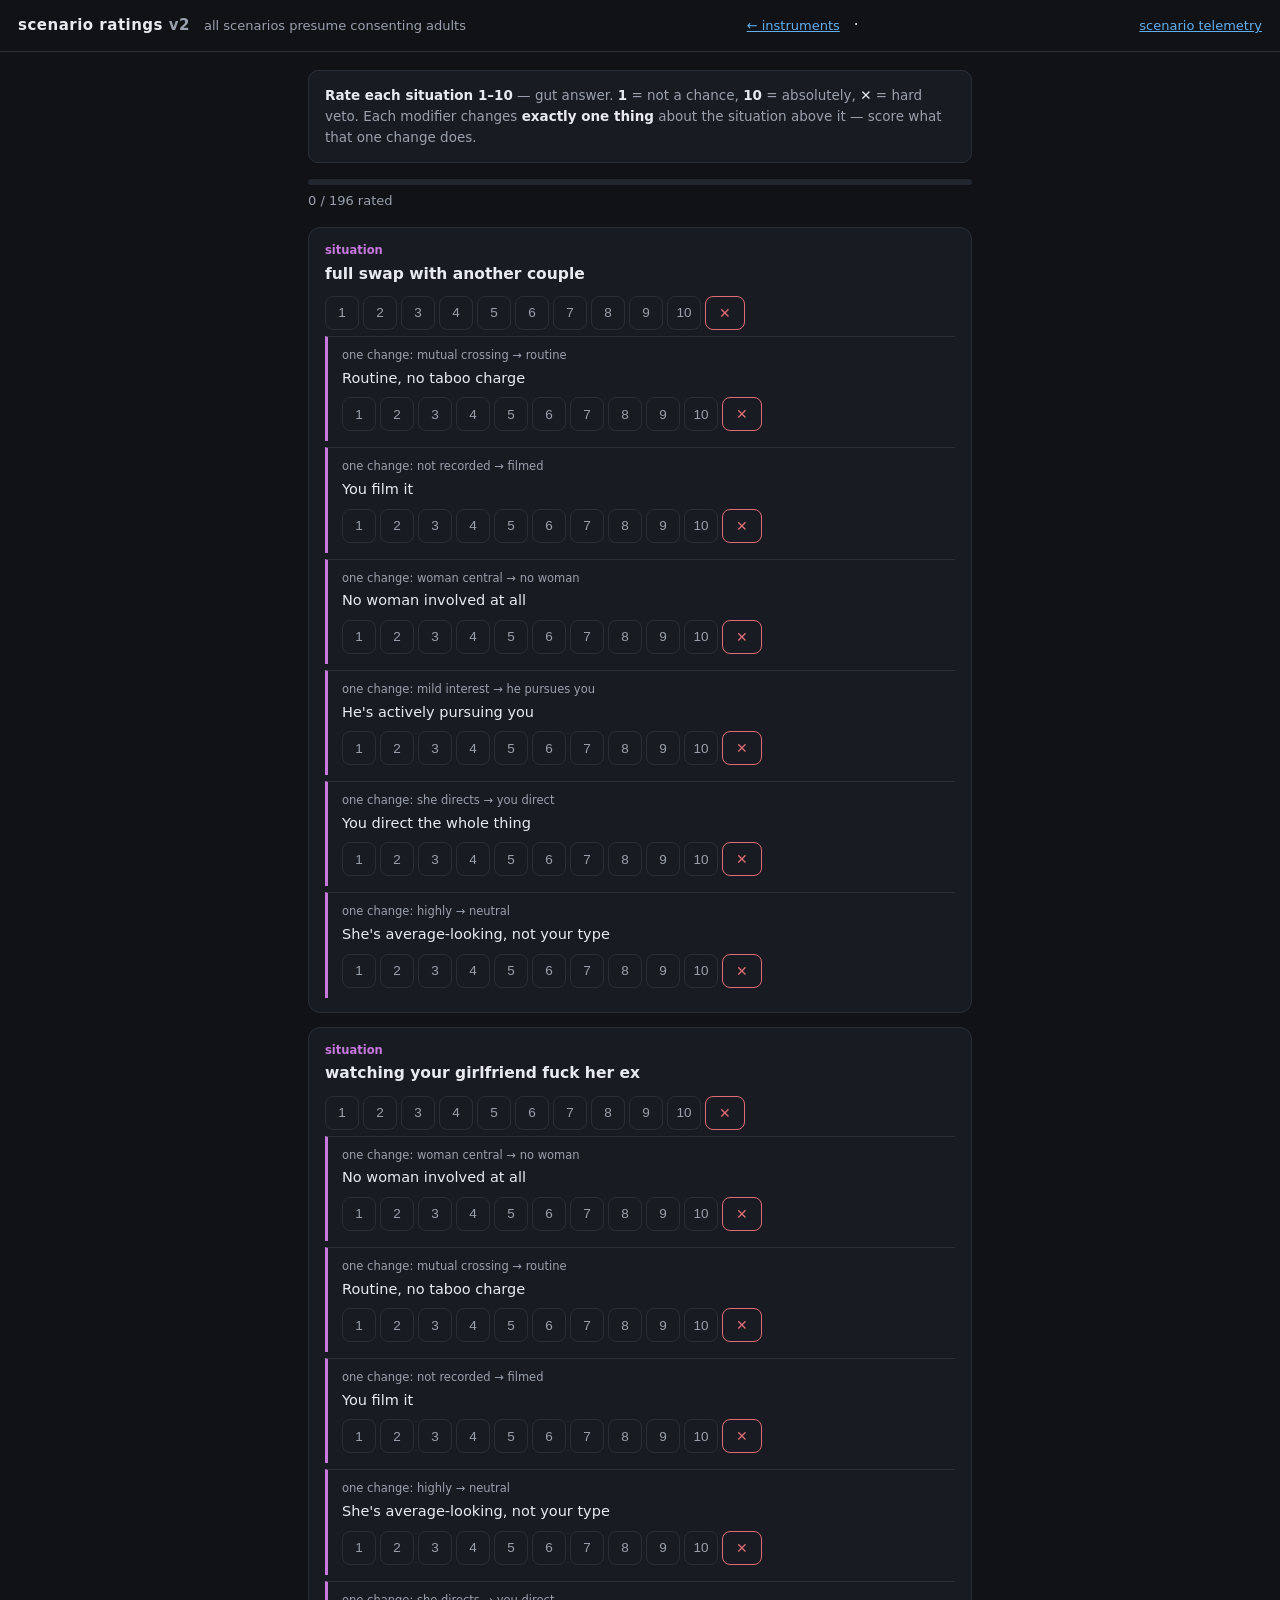
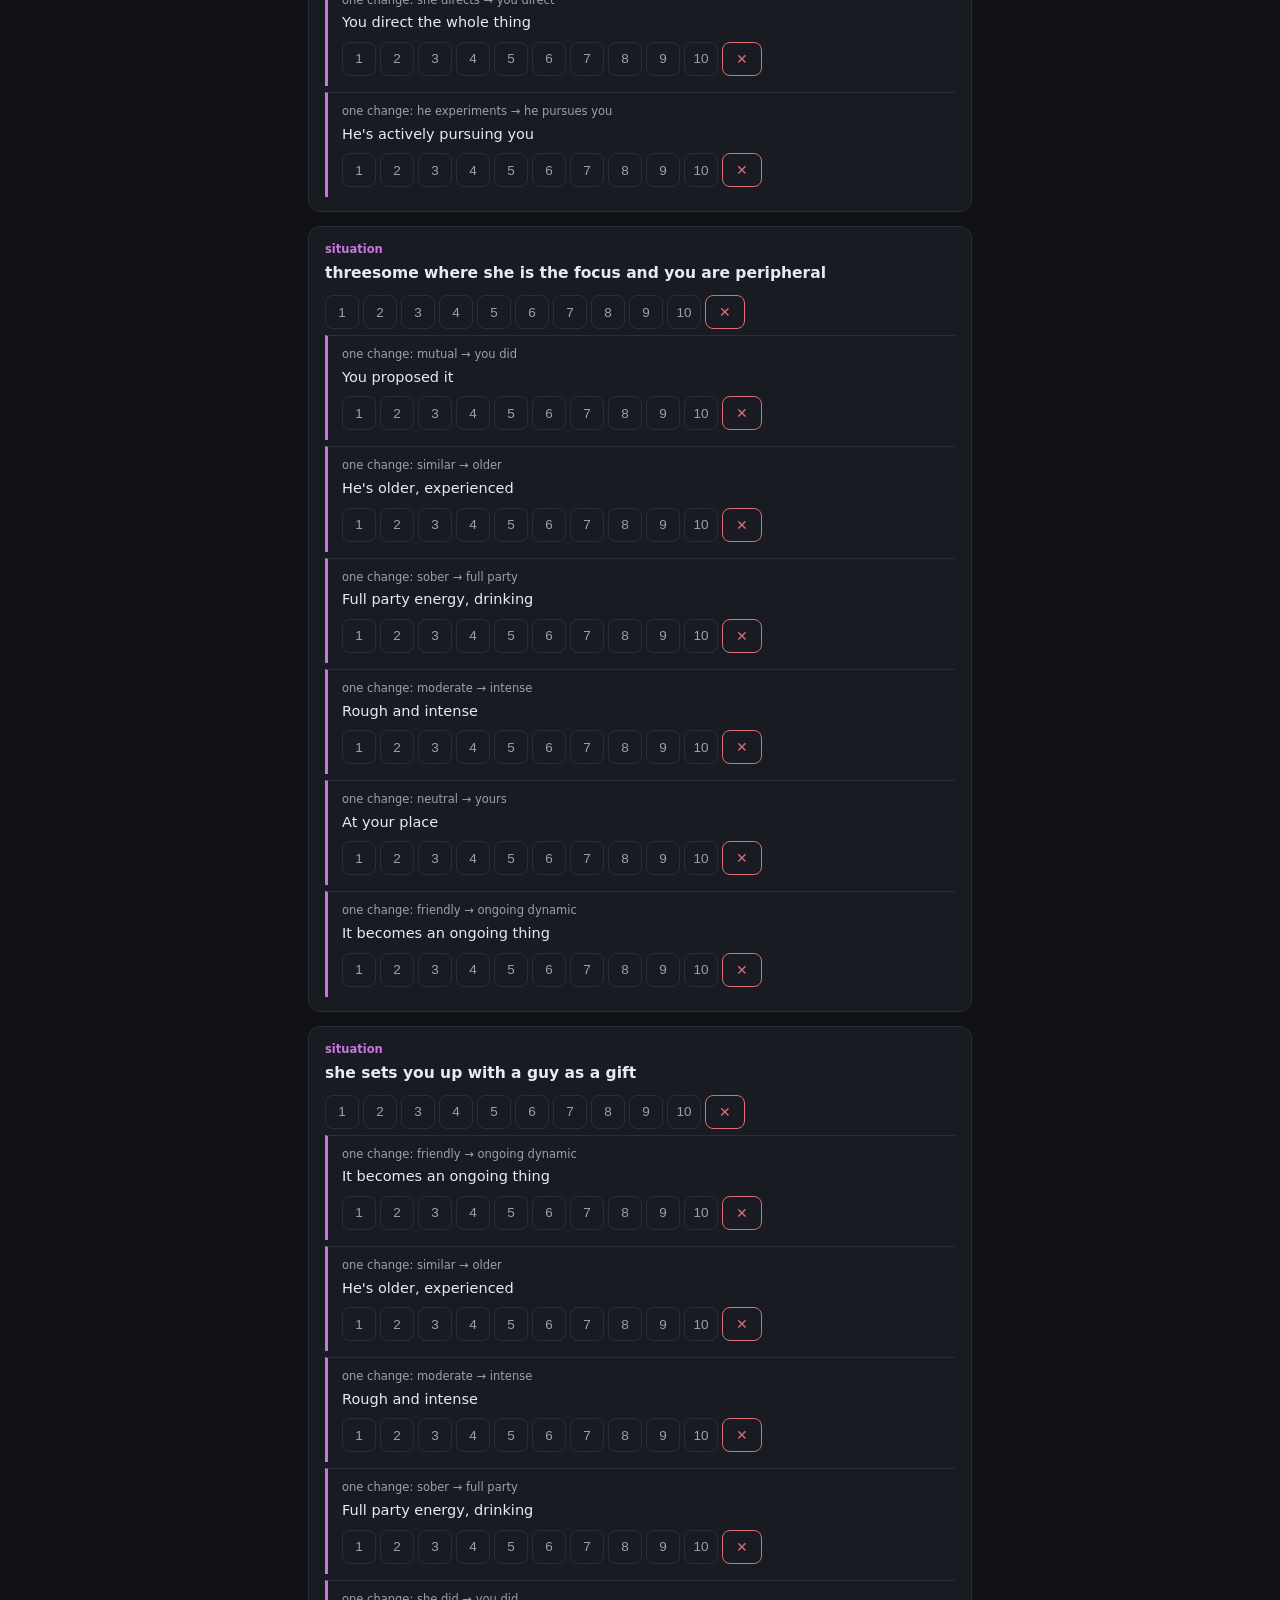
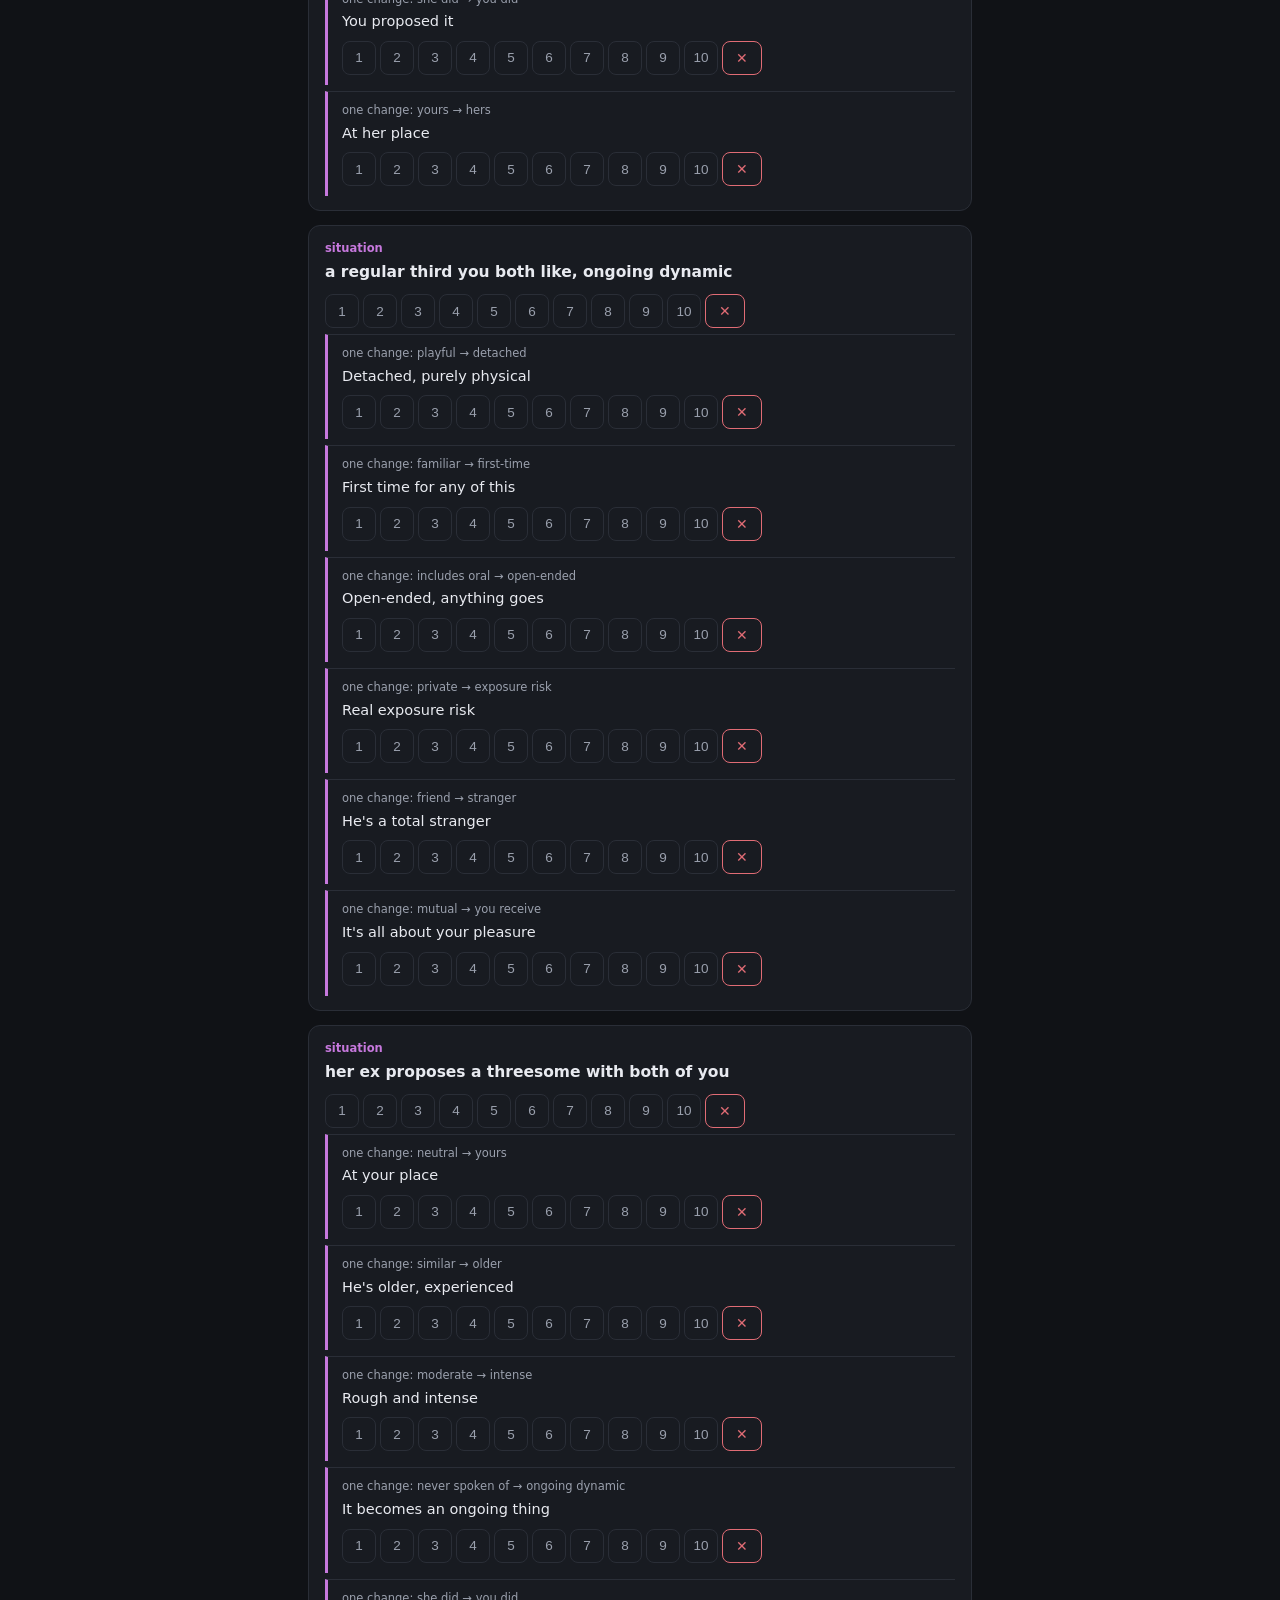
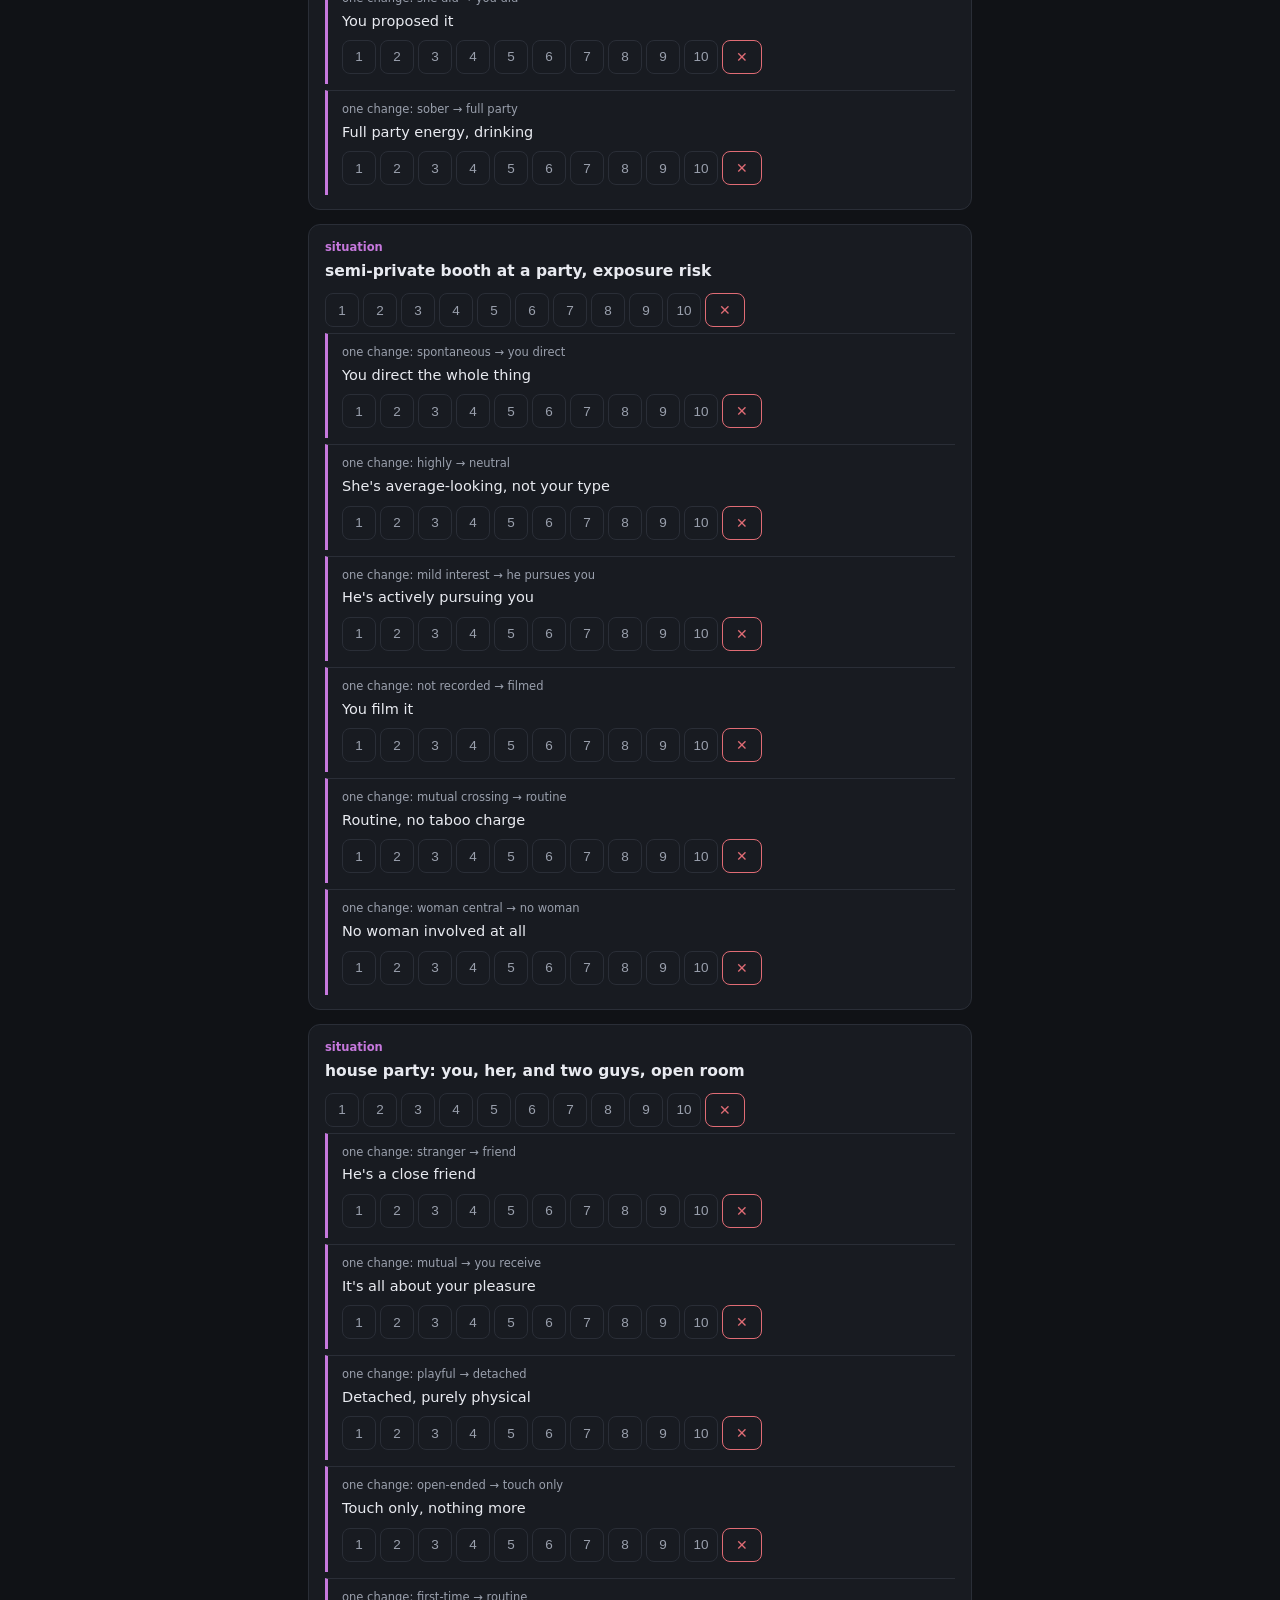
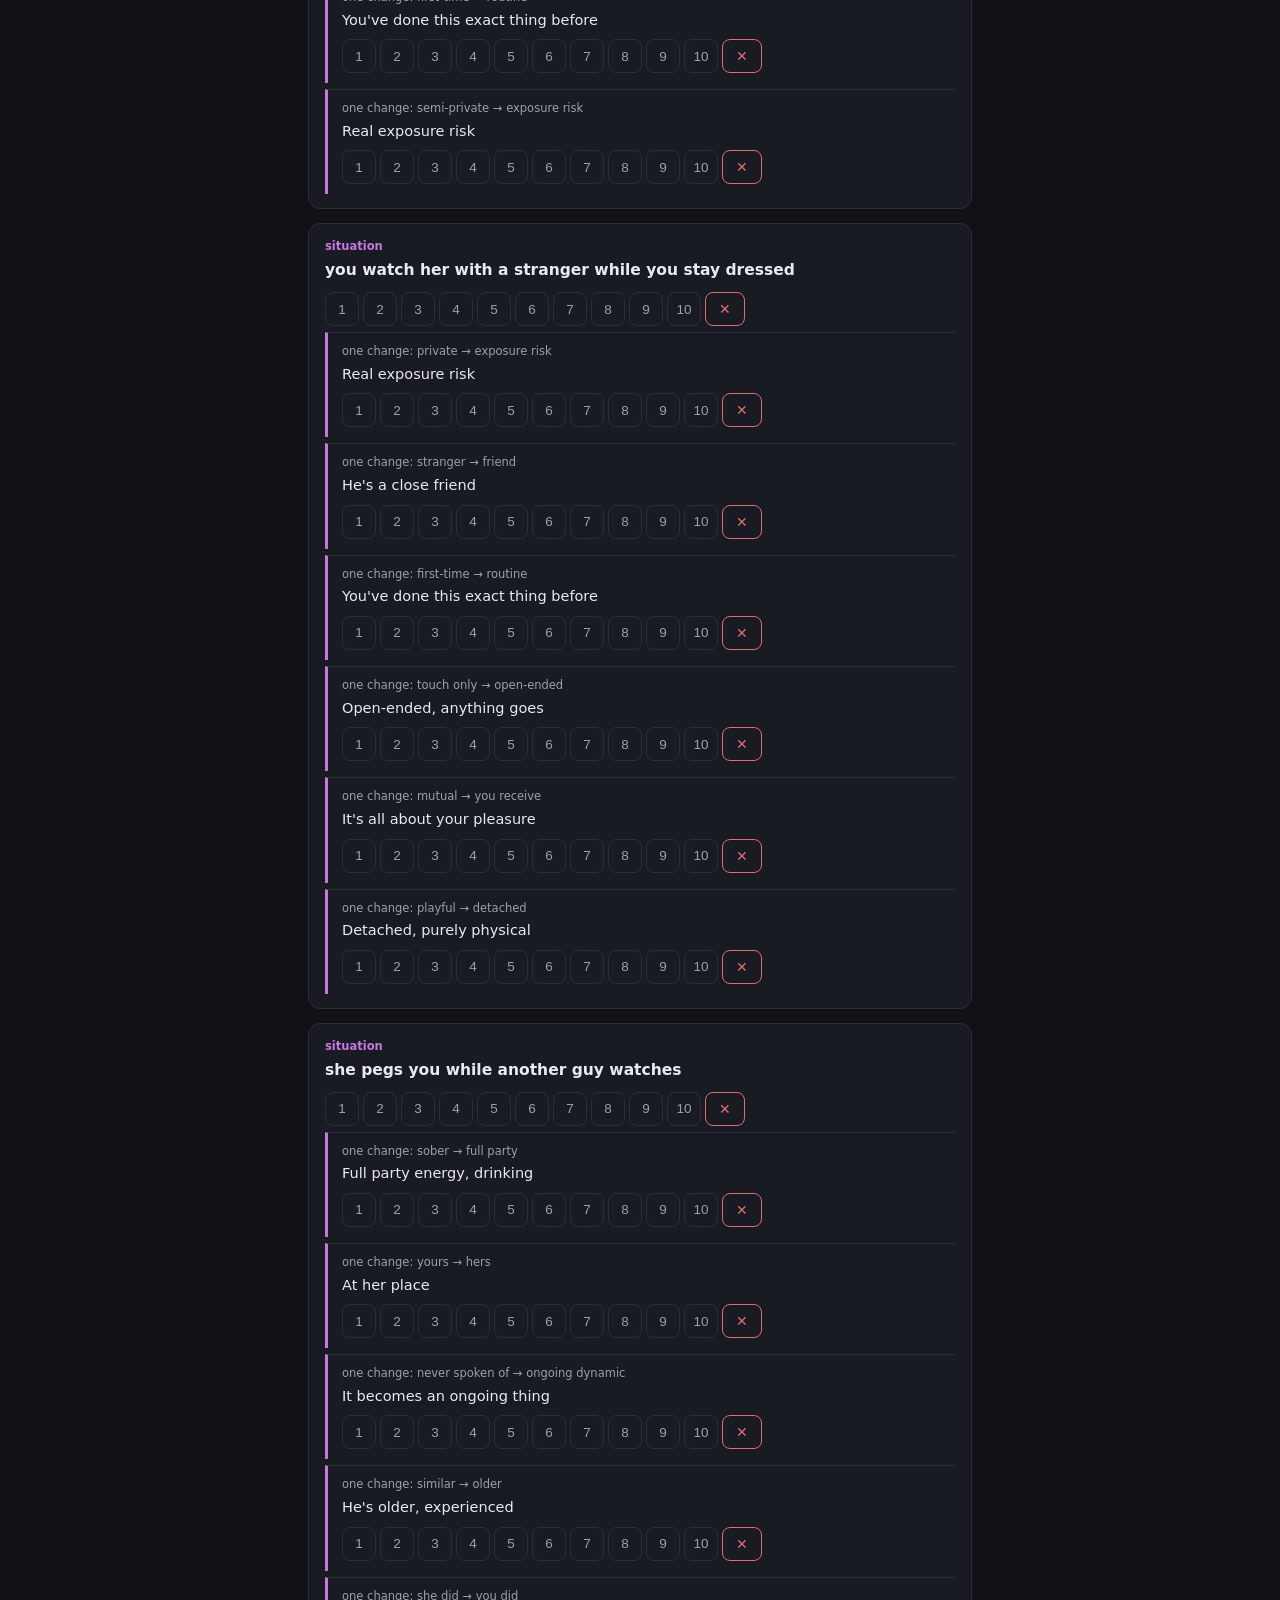
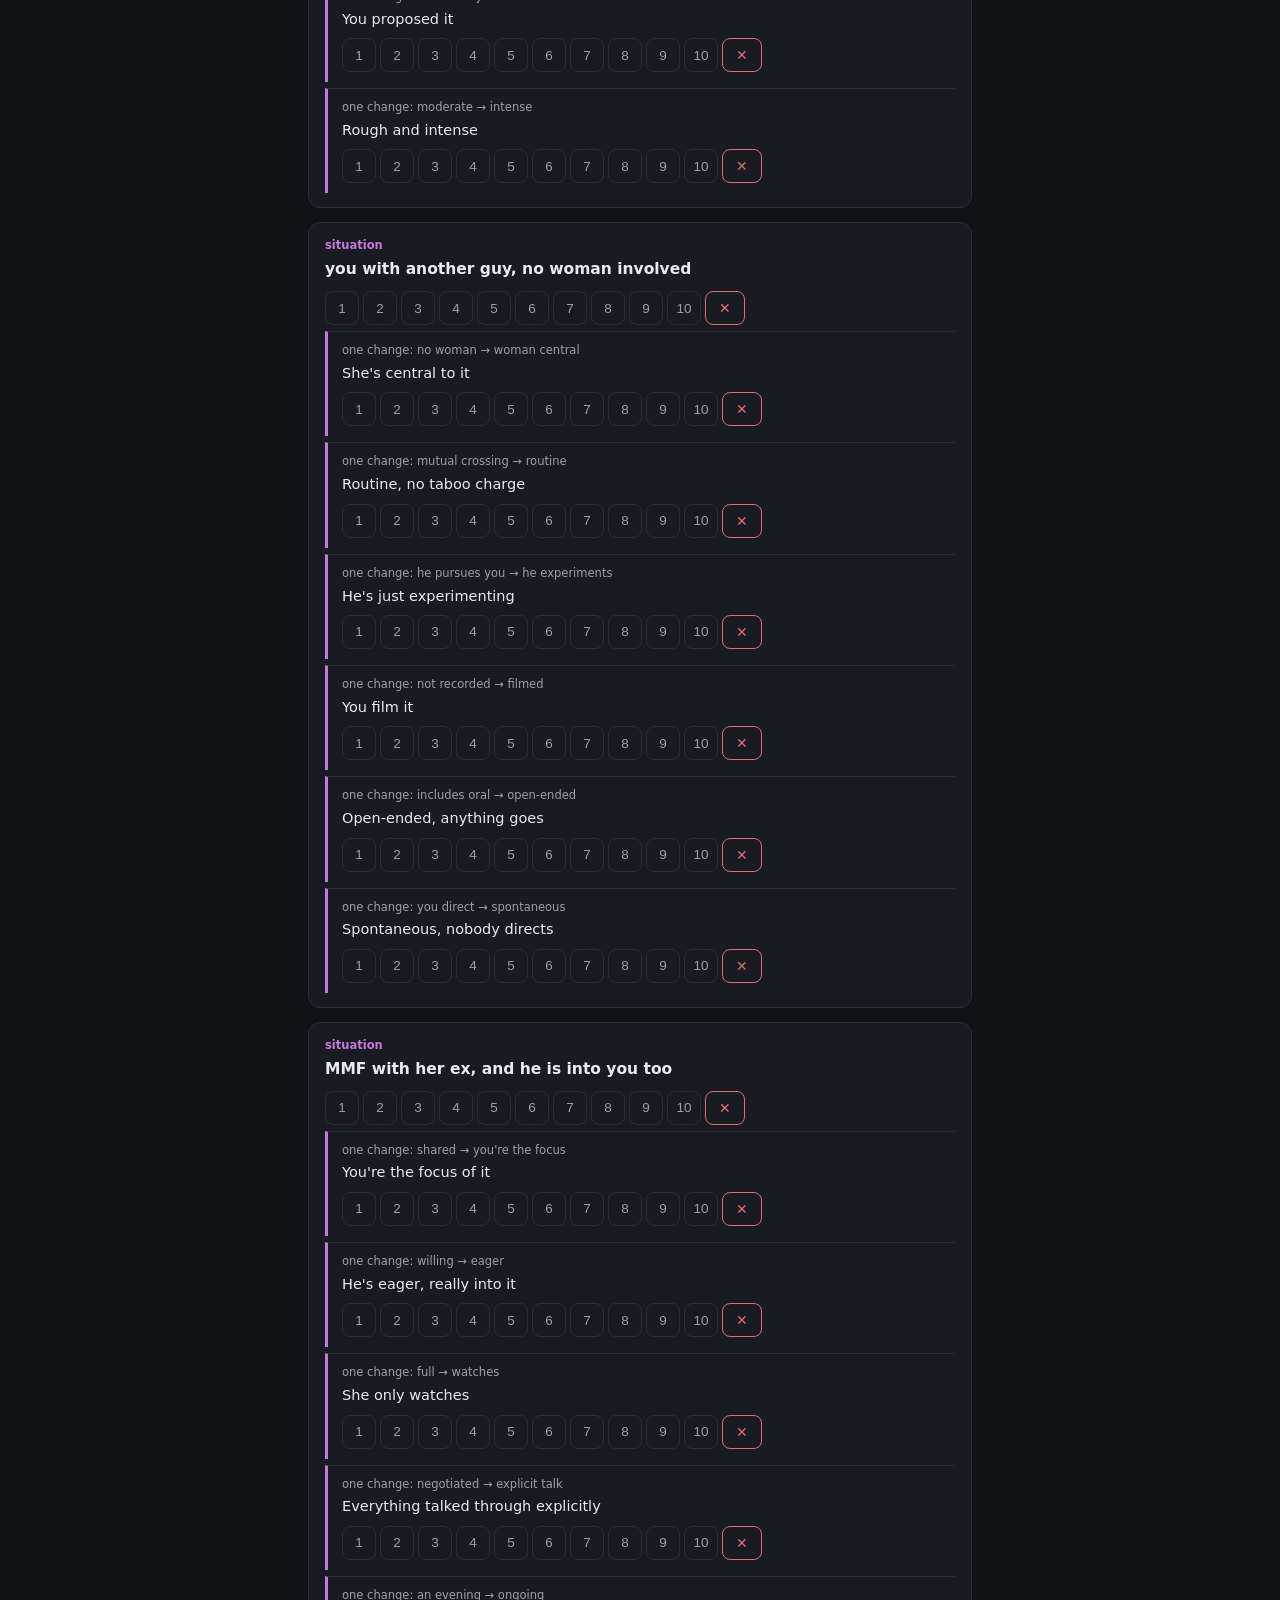
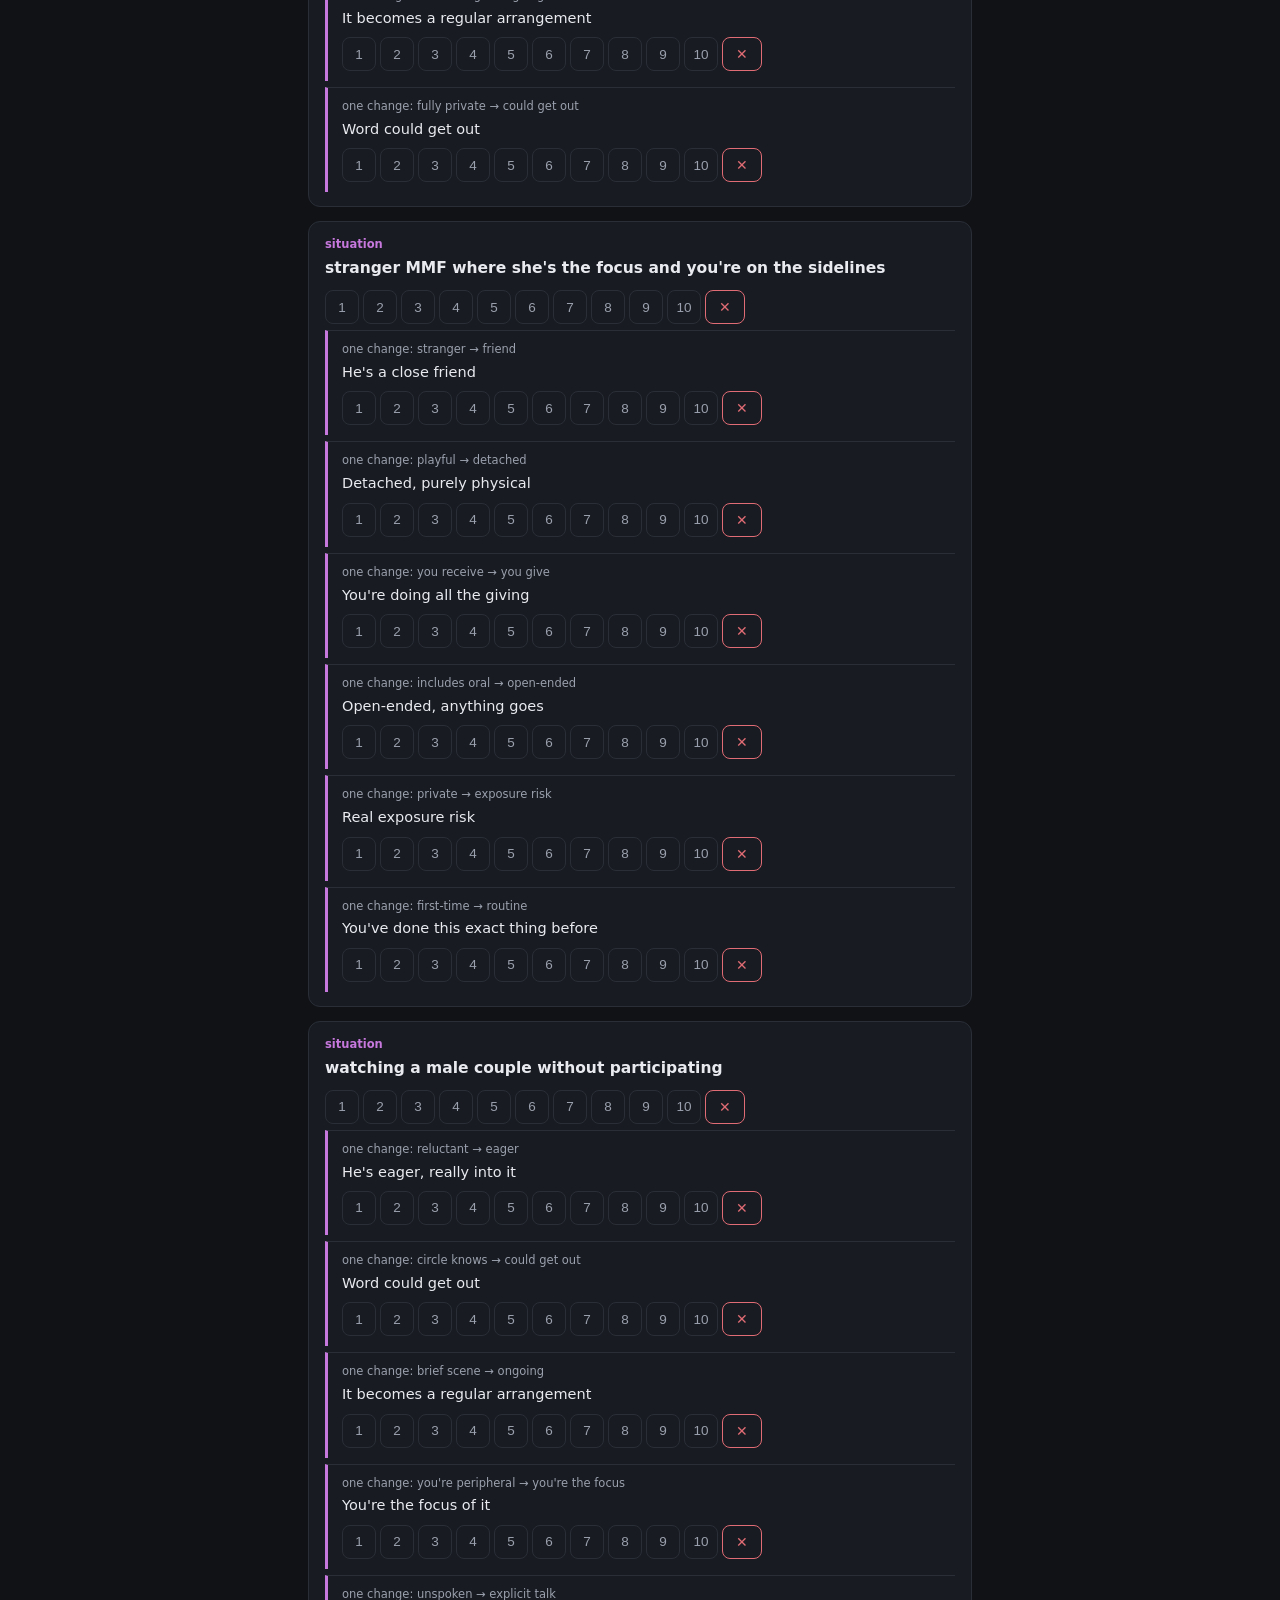
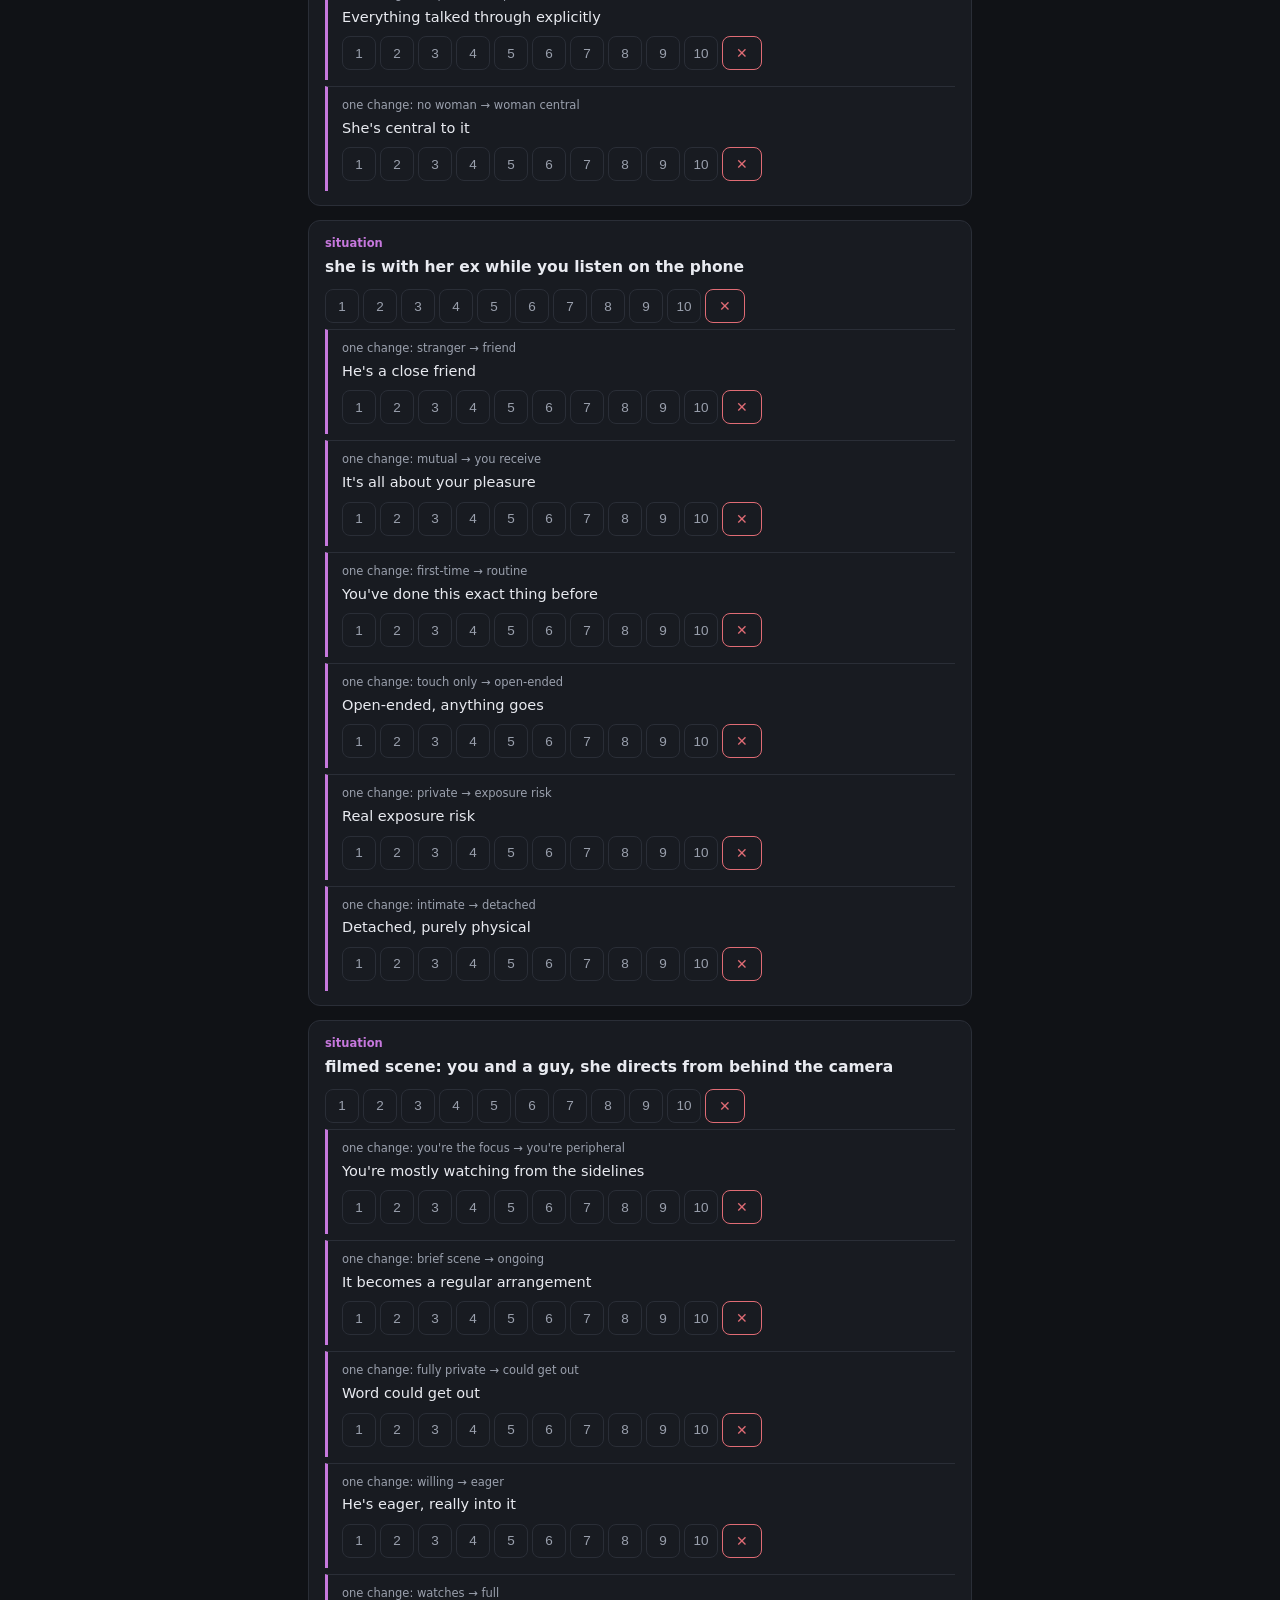
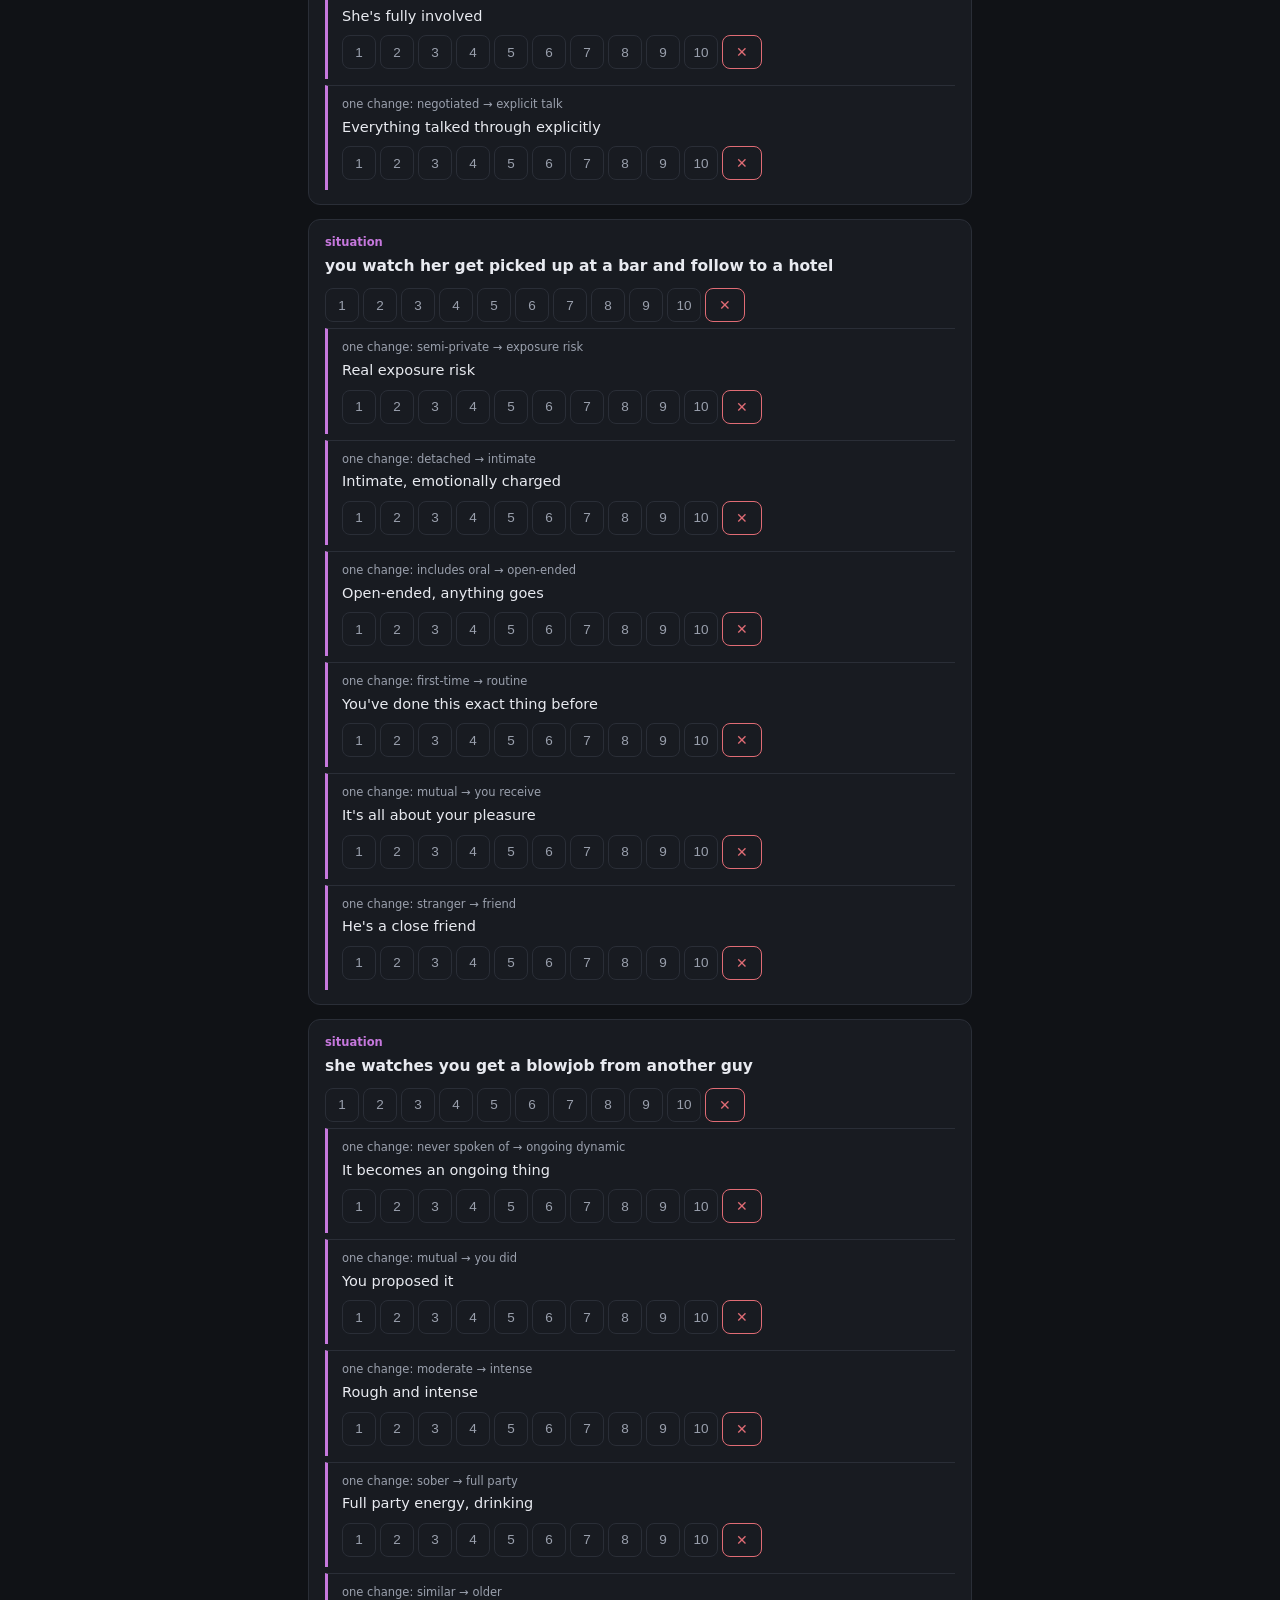
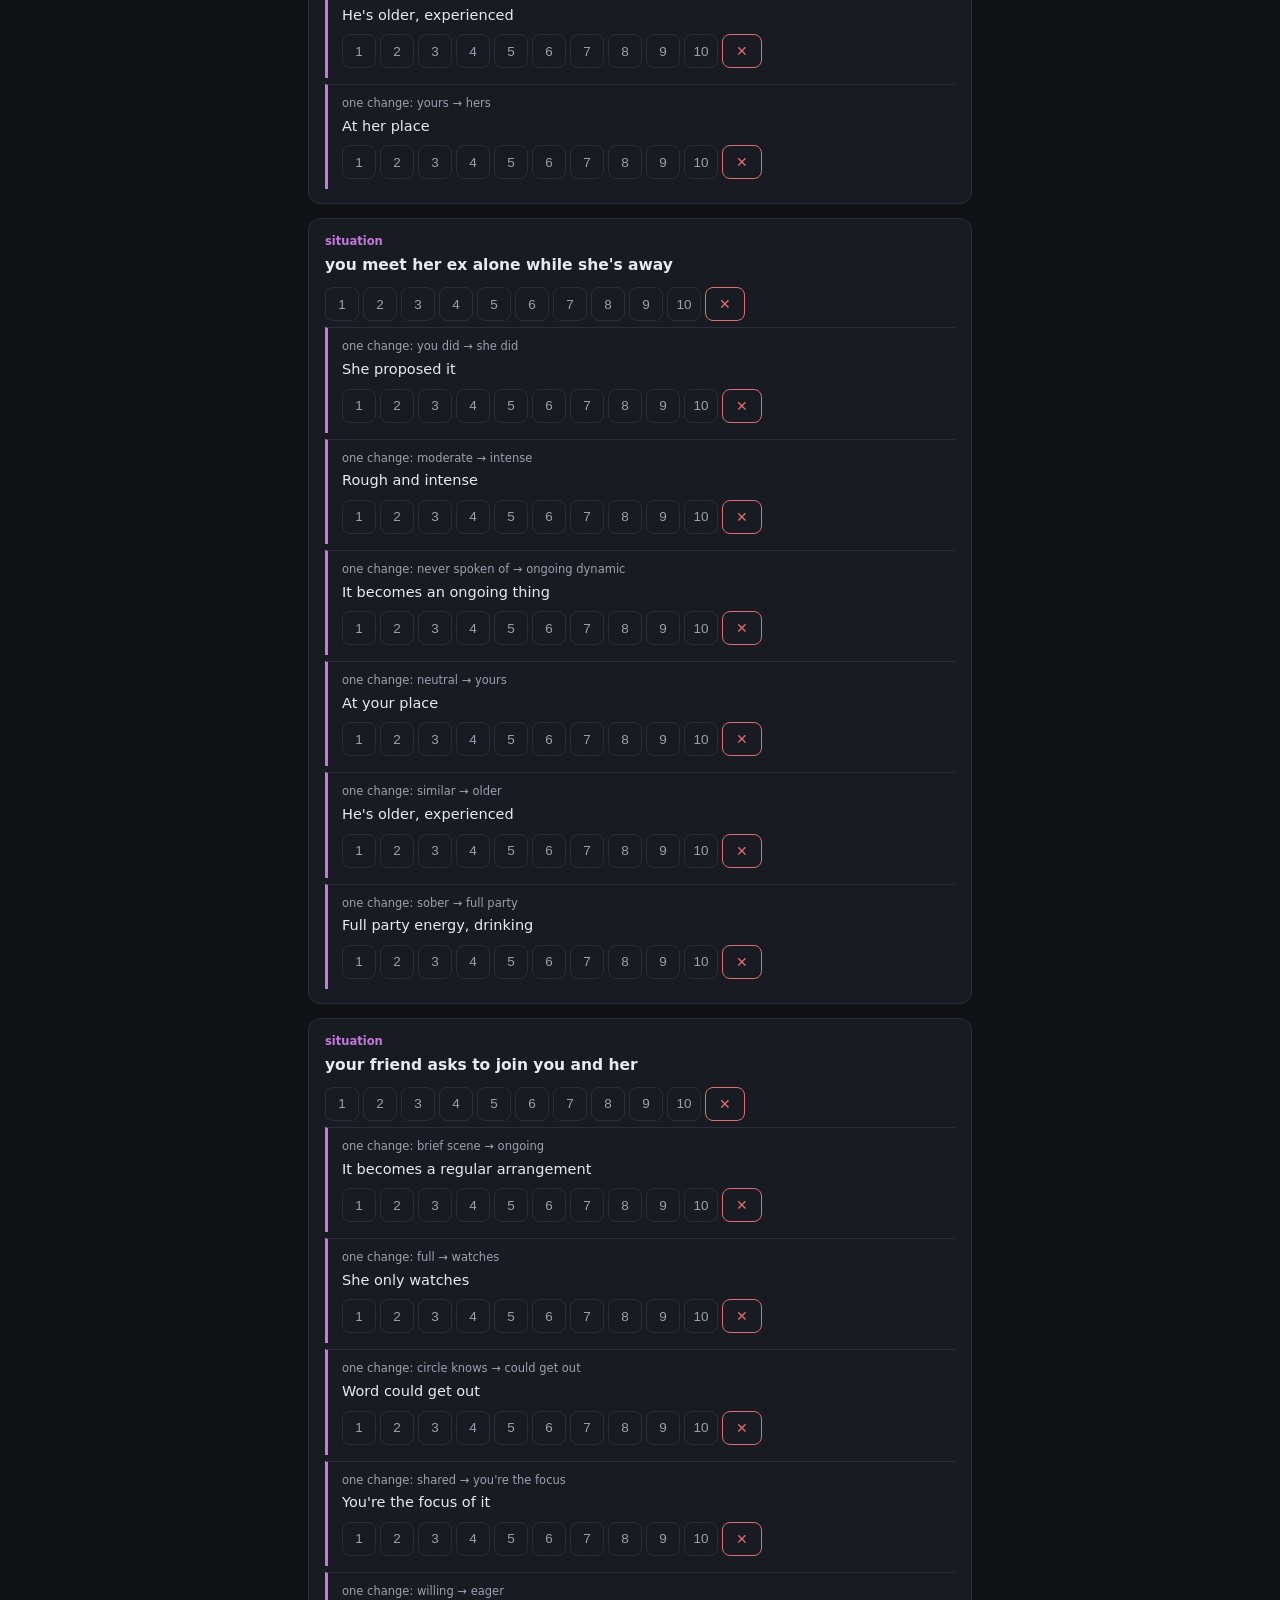
<file: scenario-rate-v2.html>
<!DOCTYPE html>
<html lang="en">
<head>
<meta charset="utf-8">
<meta name="viewport" content="width=device-width, initial-scale=1">
<title>scenario ratings v2 — one knob at a time</title>
<style>
  :root { --bg:#101216; --panel:#181b21; --line:#2a2e37; --txt:#e8eaf0; --dim:#9aa0ad; --acc:#7fd08c; --veto:#e06c75; --pick:#61afef; --gold:#e5c07b; --vio:#c678dd; }
  * { box-sizing:border-box; }
  body { margin:0; background:var(--bg); color:var(--txt); font:15px/1.55 -apple-system,system-ui,sans-serif; }
  header { padding:14px 18px; border-bottom:1px solid var(--line); display:flex; gap:14px; align-items:baseline; flex-wrap:wrap; position:sticky; top:0; background:var(--bg); z-index:5; }
  header .brand { font-weight:700; letter-spacing:.5px; }
  header .sub { color:var(--dim); font-size:13px; }
  header a { color:var(--pick); font-size:13px; margin-left:auto; }
  main { max-width:700px; margin:0 auto; padding:18px; }
  .note { background:var(--panel); border:1px solid var(--line); border-radius:10px; padding:14px 16px; color:var(--dim); font-size:13.5px; margin-bottom:16px; }
  .note b { color:var(--txt); }
  #prog { height:6px; background:#22262e; border-radius:3px; overflow:hidden; margin:6px 0 6px; }
  #prog > div { height:100%; width:0; background:var(--acc); transition:width .25s; }
  #progText { color:var(--dim); font-size:13px; margin-bottom:16px; }
  .group { background:var(--panel); border:1px solid var(--line); border-radius:12px; padding:14px 16px; margin-bottom:14px; }
  .gbase { font-weight:700; font-size:15.5px; margin-bottom:10px; }
  .gbase .gtag { color:var(--vio); font-size:11.5px; font-weight:600; display:block; margin-bottom:2px; }
  .mod { border-top:1px solid var(--line); padding:10px 0 10px 14px; margin-top:6px; border-left:3px solid var(--vio); }
  .mod .mtag { color:var(--dim); font-size:11.5px; display:block; margin-bottom:2px; }
  .mdesc { font-size:14.5px; margin-bottom:8px; }
  .scale { display:flex; gap:4px; flex-wrap:wrap; align-items:center; }
  .scale button { min-width:34px; height:34px; border-radius:8px; border:1px solid var(--line); background:transparent; color:var(--dim); font-size:13.5px; cursor:pointer; padding:0 6px; }
  .scale button:hover { border-color:var(--pick); color:var(--pick); }
  .scale button.on { background:var(--pick); border-color:var(--pick); color:#0b0d10; font-weight:700; }
  .scale button.vetoBtn { border-color:var(--veto); color:var(--veto); min-width:40px; }
  .scale button.vetoBtn.on { background:var(--veto); color:#0b0d10; }
  .btnrow { display:flex; gap:10px; margin:20px 0; flex-wrap:wrap; }
  .btnrow button { padding:10px 16px; border-radius:8px; border:1px solid var(--line); background:var(--panel); color:var(--txt); cursor:pointer; font-size:14px; }
  .btnrow button:hover { border-color:var(--pick); }
  .btnrow button.primary { border-color:var(--acc); color:var(--acc); font-weight:700; }
  .hidden { display:none; }
  .conf { font-size:12px; color:var(--dim); }
  h3.sec { margin:26px 0 4px; }
  table { width:100%; border-collapse:collapse; margin:14px 0; font-size:13.5px; }
  th, td { text-align:left; padding:8px 10px; border-bottom:1px solid var(--line); vertical-align:top; }
  th { color:var(--dim); font-weight:600; }
  .bar { display:inline-block; height:8px; border-radius:4px; background:var(--pick); vertical-align:middle; }
  .bar.neg { background:var(--veto); }
  .verdict { background:var(--panel); border:1px solid var(--line); border-left:4px solid var(--vio); border-radius:10px; padding:16px 18px; margin:18px 0; }
  .verdict h3 { margin:0 0 8px; }
  .ok { color:var(--acc); } .bad { color:var(--veto); } .mid { color:var(--dim); } .soft { color:var(--gold); }
</style>
</head>
<body>
<header>
  <span class="brand">scenario ratings <span style="color:var(--dim)">v2</span></span>
  <span class="sub">all scenarios presume consenting adults</span>
  <a href="index.html">← instruments</a> · <a href="scenario.html">scenario telemetry</a>
</header>
<main>
  <div id="rateView">
    <div class="note">
      <b>Rate each situation 1–10</b> — gut answer. <b>1</b> = not a chance, <b>10</b> = absolutely, <b>✕</b> = hard veto.
      Each modifier changes <b>exactly one thing</b> about the situation above it — score what that one change does.
    </div>
    <div id="prog"><div></div></div>
    <div id="progText">0 / 0 rated</div>
    <div id="items"></div>
    <div class="btnrow">
      <button id="finishBtn" class="primary">finish &amp; see readout →</button>
      <button id="dlBtn">download JSON</button>
      <button id="restartBtn">restart</button>
    </div>
  </div>

  <div id="doneView" class="hidden">
    <div class="verdict" id="verdictBox"></div>
    <h3 class="sec">knob effects <span class="conf">— mean rating change when this one thing changes, base held fixed</span></h3>
    <div id="deltaBox"></div>
    <h3 class="sec">groups <span class="conf">— mean rating per base situation</span></h3>
    <div id="groupBox"></div>
    <h3 class="sec">extremes</h3>
    <div id="extremeBox"></div>
    <div class="btnrow">
      <button id="backBtn">← back to rating</button>
      <button id="dlBtn2">download JSON</button>
      <button id="restartBtn2">restart</button>
    </div>
  </div>
</main>
<script>
"use strict";
/* v2: single-knob perturbations. Every modifier changes exactly one metric
   vs its base, so rating deltas isolate the causal effect of that metric. */
const METRICS = [
  { k:"S_sub",  name:"arousal substrate",  lv:["no woman","woman peripheral","woman central"] },
  { k:"F_attr", name:"her attractiveness",  lv:["neutral","somewhat","highly"] },
  { k:"P_pur",  name:"pursuit direction",   lv:["he experiments","mild interest","he pursues you"] },
  { k:"N_x",    name:"taboo charge",        lv:["routine","you cross alone","mutual crossing"] },
  { k:"A_auth", name:"authorship",          lv:["spontaneous","she directs","you direct"] },
  { k:"film",   name:"recorded",            lv:["not recorded","ambiguous","filmed"] },
  { k:"E_env",  name:"contact envelope",    lv:["touch only","includes oral","open-ended"] },
  { k:"novel",  name:"novelty",             lv:["routine","familiar","first-time"] },
  { k:"priv",   name:"privacy",             lv:["private","semi-private","exposure risk"] },
  { k:"recip",  name:"reciprocity",         lv:["you give","mutual","you receive"] },
  { k:"M_fam",  name:"his familiarity",     lv:["stranger","acquaintance","friend"] },
  { k:"intim",  name:"emotional tone",      lv:["detached","playful","intimate"] },
  { k:"F_init", name:"who proposed",        lv:["you did","mutual","she did"] },
  { k:"after",  name:"aftermath",           lv:["never spoken of","friendly","ongoing dynamic"] },
  { k:"turf",   name:"turf",                lv:["yours","neutral","hers"] },
  { k:"party",  name:"party context",       lv:["sober","drinking","full party"] },
  { k:"M_age",  name:"his age vs you",      lv:["younger","similar","older"] },
  { k:"inten",  name:"physical intensity",  lv:["gentle","moderate","intense"] },
  { k:"expl",   name:"explicitness",        lv:["unspoken","negotiated","explicit talk"] },
  { k:"dur",    name:"duration",            lv:["brief scene","an evening","ongoing"] },
  { k:"atten",  name:"your spotlight",      lv:["you're the focus","shared","you're peripheral"] },
  { k:"visib",  name:"visibility",          lv:["fully private","circle knows","could get out"] },
  { k:"F_part", name:"her participation",   lv:["watches","partial","full"] },
  { k:"M_enth", name:"his enthusiasm",      lv:["reluctant","willing","eager"] }
];
const MKEYS = METRICS.map(m => m.k);
const MNAME = Object.fromEntries(METRICS.map(m => [m.k, m.name]));
const MLV = Object.fromEntries(METRICS.map(m => [m.k, m.lv]));

/* one-knob perturbation phrases. hi = target level 2, lo = target level 0.
   d1 = direction taken when the base sits at level 1. */
const KNOB = {
  S_sub:  { hi:"She's central to it", lo:"No woman involved at all", d1:2 },
  F_attr: { hi:"She's exceptionally hot", lo:"She's average-looking, not your type", d1:0 },
  P_pur:  { hi:"He's actively pursuing you", lo:"He's just experimenting", d1:2 },
  N_x:    { hi:"You're both crossing a line together", lo:"Routine, no taboo charge", d1:2 },
  A_auth: { hi:"You direct the whole thing", lo:"Spontaneous, nobody directs", d1:2 },
  film:   { hi:"You film it", lo:"No filming, phones away", d1:2 },
  E_env:  { hi:"Open-ended, anything goes", lo:"Touch only, nothing more", d1:2 },
  novel:  { hi:"First time for any of this", lo:"You've done this exact thing before", d1:2 },
  priv:   { hi:"Real exposure risk", lo:"Fully private, locked door", d1:2 },
  recip:  { hi:"It's all about your pleasure", lo:"You're doing all the giving", d1:2 },
  M_fam:  { hi:"He's a close friend", lo:"He's a total stranger", d1:2 },
  intim:  { hi:"Intimate, emotionally charged", lo:"Detached, purely physical", d1:0 },
  F_init: { hi:"She proposed it", lo:"You proposed it", d1:0 },
  after:  { hi:"It becomes an ongoing thing", lo:"Never spoken of after", d1:2 },
  turf:   { hi:"At her place", lo:"At your place", d1:0 },
  party:  { hi:"Full party energy, drinking", lo:"Sober, just the people involved", d1:2 },
  M_age:  { hi:"He's older, experienced", lo:"He's younger than you", d1:2 },
  inten:  { hi:"Rough and intense", lo:"Slow and gentle", d1:2 },
  expl:   { hi:"Everything talked through explicitly", lo:"Nobody says a word about it", d1:2 },
  dur:    { hi:"It becomes a regular arrangement", lo:"One brief scene, then done", d1:2 },
  atten:  { hi:"You're mostly watching from the sidelines", lo:"You're the focus of it", d1:0 },
  visib:  { hi:"Word could get out", lo:"Nobody will ever know", d1:2 },
  F_part: { hi:"She's fully involved", lo:"She only watches", d1:2 },
  M_enth: { hi:"He's eager, really into it", lo:"He's reluctant, hesitant", d1:2 }
};

/* vec order: S_sub,F_attr,P_pur,N_x,A_auth,film,E_env,novel,priv,recip,M_fam,intim,F_init,after,turf,party,M_age,inten,expl,dur,atten,visib,F_part,M_enth */
const BASES = [
{ d:"watching your girlfriend fuck her ex", v:[2,2,0,2,1,0,1,2,0,1,0,2,1,0,1,0,1,1,1,0,2,0,2,1] },
{ d:"threesome with your girlfriend and a stranger she picked", v:[2,2,1,2,1,0,1,2,0,1,0,1,2,0,1,1,1,1,1,1,1,0,2,1] },
{ d:"foursome with a male-male couple", v:[2,2,1,2,1,0,1,2,0,1,0,1,1,1,1,1,1,1,1,1,1,0,2,1] },
{ d:"she watches you with another guy", v:[1,2,2,2,2,0,1,2,0,1,0,1,1,1,0,0,1,1,1,0,0,0,0,1] },
{ d:"filmed MMF: her, you, and a stranger into you — the 2019 shape", v:[2,2,0,2,2,2,1,2,0,1,0,1,1,2,0,0,1,1,1,1,1,0,2,1] },
{ d:"you watch her with a stranger while you stay dressed", v:[2,2,0,2,1,0,0,2,0,1,0,1,1,0,1,0,1,0,1,0,2,0,2,1] },
{ d:"she watches you get a blowjob from another guy", v:[1,2,2,2,2,0,1,2,0,0,0,1,1,0,0,0,1,1,1,0,0,0,0,1] },
{ d:"you and him focused on her, mutual effort", v:[2,2,1,2,2,0,1,2,0,1,0,1,1,1,0,1,1,1,1,1,1,0,2,1] },
{ d:"you hook up with a guy from a male couple while she watches", v:[1,2,2,2,2,0,1,2,0,1,0,1,0,0,1,1,1,1,1,0,0,0,0,1] },
{ d:"house party: you, her, and two guys, open room", v:[2,2,1,2,0,0,2,2,1,1,0,1,1,0,1,2,1,2,0,1,1,1,2,1] },
{ d:"her ex proposes a threesome with both of you", v:[2,2,1,2,1,0,1,2,0,1,1,2,2,0,1,0,1,1,1,0,1,0,2,1] },
{ d:"your friend asks to join you and her", v:[2,2,1,2,0,0,1,2,0,1,2,1,0,0,0,1,1,1,1,0,1,1,2,1] },
{ d:"you with another guy, no woman involved", v:[0,0,2,2,2,0,1,2,0,1,0,1,0,0,1,1,1,1,1,0,0,0,0,1] },
{ d:"she is with her ex while you listen on the phone", v:[2,2,0,2,1,0,0,2,0,1,0,2,1,0,2,0,1,0,1,0,2,0,2,1] },
{ d:"threesome where she is the focus and you are peripheral", v:[2,2,0,2,1,0,1,2,0,2,0,1,1,1,1,0,1,1,1,1,2,0,2,1] },
{ d:"filmed scene: you and a guy, she directs from behind the camera", v:[1,2,2,2,1,2,1,2,0,1,0,1,2,1,0,0,1,1,1,0,0,0,0,1] },
{ d:"full swap with another couple", v:[2,2,1,2,1,0,2,2,0,1,0,1,1,0,1,1,1,1,1,0,1,0,2,1] },
{ d:"you watch her get picked up at a bar and follow to a hotel", v:[2,2,0,2,1,0,1,2,1,1,0,0,2,0,2,2,1,1,0,0,2,1,2,1] },
{ d:"she sets you up with a guy as a gift", v:[1,2,2,2,1,0,1,2,0,1,0,1,2,1,0,0,1,1,1,0,0,0,0,1] },
{ d:"MMF with her ex, and he is into you too", v:[2,2,2,2,1,0,1,2,0,1,0,2,1,0,1,0,1,1,1,1,1,0,2,1] },
{ d:"semi-private booth at a party, exposure risk", v:[2,2,1,2,0,0,0,2,2,1,0,1,1,0,1,2,1,1,0,0,1,2,2,1] },
{ d:"a regular third you both like, ongoing dynamic", v:[2,2,1,2,2,0,1,1,0,1,2,1,1,2,0,1,1,1,1,2,1,0,2,1] },
{ d:"she pegs you while another guy watches", v:[1,2,0,2,1,0,0,2,0,2,0,1,2,0,0,0,1,1,1,0,0,0,0,0] },
{ d:"watching a male couple without participating", v:[0,0,0,1,0,0,0,2,1,1,0,0,1,0,1,1,1,0,0,0,2,1,0,0] },
{ d:"threesome with your girlfriend and a close friend, you're the focus", v:[2,2,2,2,2,0,1,1,0,0,2,1,0,1,0,1,1,1,1,1,0,1,2,1] },
{ d:"stranger MMF where she's the focus and you're on the sidelines", v:[2,2,0,2,1,0,1,2,0,2,0,1,1,0,1,0,1,1,1,1,2,0,2,1] },
{ d:"you meet her ex alone while she's away", v:[1,2,1,2,0,0,1,2,0,1,1,0,0,0,1,0,1,1,0,0,0,0,0,1] },
{ d:"she watches you and her ex together", v:[2,2,1,2,1,0,1,2,0,1,1,1,1,0,0,0,1,1,1,0,1,0,0,1] }
];
/* nonsensical combos: no-woman bases (12, 23) skip her-metrics */
const EXCLUDE = { 12:["F_attr","F_part"], 23:["F_attr","F_part"] };

/* deterministic rotation: 6 knobs per base, each metric perturbed ~7x across the bank */
function assignKnobs() {
  const counts = Object.fromEntries(MKEYS.map(k => [k, 0]));
  const perBase = [];
  for (let gi = 0; gi < BASES.length; gi++) {
    const excl = new Set(EXCLUDE[gi] || []);
    const picks = [];
    for (let j = 0; j < MKEYS.length && picks.length < 6; j++) {
      const k = MKEYS[(gi * 6 + j) % MKEYS.length];
      if (!excl.has(k) && !picks.includes(k)) picks.push(k);
    }
    while (picks.length < 6) {
      const c = MKEYS.filter(k => !excl.has(k) && !picks.includes(k)).sort((a, b) => counts[a] - counts[b])[0];
      picks.push(c);
    }
    picks.forEach(k => counts[k]++);
    perBase.push(picks);
  }
  return { perBase, counts };
}
function knobTarget(baseVec, k) {
  const b = baseVec[k];
  if (b === 0) return 2;
  if (b === 2) return 0;
  return KNOB[k].d1;
}

/* ---- item bank ---- */
function shuffle(a) { for (let i = a.length - 1; i > 0; i--) { const j = Math.floor(Math.random() * (i + 1)); [a[i], a[j]] = [a[j], a[i]]; } return a; }
let items = [];
function buildItems() {
  items = [];
  const { perBase } = assignKnobs();
  const order = shuffle(BASES.map((_, i) => i));
  for (const gi of order) {
    const b = BASES[gi];
    const baseVec = {};
    MKEYS.forEach((k, i) => baseVec[k] = b.v[i]);
    const baseId = "g" + gi;
    items.push({ id: baseId, group: gi, gdesc: b.d, kind: "base", desc: b.d, vec: baseVec });
    const knobIdx = shuffle(perBase[gi].map((_, i) => i));
    for (const ki of knobIdx) {
      const k = perBase[gi][ki];
      const target = knobTarget(baseVec, k);
      const vec = { ...baseVec, [k]: target };
      const desc = target === 2 ? KNOB[k].hi : KNOB[k].lo;
      items.push({ id: baseId + k, group: gi, gdesc: b.d, kind: "mod", knob: k, target,
                   baseId, desc, vec, knobFrom: MLV[k][baseVec[k]], knobTo: MLV[k][target] });
    }
  }
}

/* ---- state ---- */
const LS_KEY = "scen_rate_v2";
let ratings = {};   // id -> 0 (veto) | 1..10
try { ratings = JSON.parse(localStorage.getItem(LS_KEY) || "{}"); } catch (e) { ratings = {}; }
function save() { try { localStorage.setItem(LS_KEY, JSON.stringify(ratings)); } catch (e) {} }

/* ---- ui ---- */
const $ = (id) => document.getElementById(id);
function updateProg() {
  const done = items.filter(it => ratings[it.id] !== undefined).length;
  $("progText").textContent = `${done} / ${items.length} rated`;
  document.querySelector("#prog > div").style.width = (items.length ? done / items.length * 100 : 0) + "%";
}
function rate(id, val) {
  ratings[id] = val;   /* no toggle-off: tapping the active value keeps it */
  save(); paint(id); updateProg();
}
function paint(id) {
  const v = ratings[id];
  document.querySelectorAll(`[data-item="${id}"] button`).forEach(b => {
    const bv = b.dataset.v === "veto" ? 0 : parseInt(b.dataset.v, 10);
    b.classList.toggle("on", v !== undefined && bv === v);
  });
}
function render() {
  const box = $("items");
  box.innerHTML = "";
  let curGroup = -1, gdiv = null;
  for (const it of items) {
    if (it.group !== curGroup) {
      curGroup = it.group;
      gdiv = document.createElement("div");
      gdiv.className = "group";
      box.appendChild(gdiv);
    }
    const row = document.createElement("div");
    if (it.kind === "base") {
      row.innerHTML = `<div class="gbase"><span class="gtag">situation</span></div>`;
      row.firstChild.appendChild(document.createTextNode(it.desc));
    } else {
      row.className = "mod";
      row.innerHTML = `<span class="mtag">one change: ${it.knobFrom} → ${it.knobTo}</span><div class="mdesc"></div>`;
      row.querySelector(".mdesc").textContent = it.desc;
    }
    const sc = document.createElement("div");
    sc.className = "scale";
    sc.dataset.item = it.id;
    for (let s = 1; s <= 10; s++) {
      const b = document.createElement("button");
      b.textContent = s; b.dataset.v = s;
      b.onclick = () => rate(it.id, s);
      sc.appendChild(b);
    }
    const vx = document.createElement("button");
    vx.textContent = "✕"; vx.dataset.v = "veto"; vx.className = "vetoBtn"; vx.title = "hard veto";
    vx.onclick = () => rate(it.id, 0);
    sc.appendChild(vx);
    row.appendChild(sc);
    gdiv.appendChild(row);
    paint(it.id);
  }
  updateProg();
}

/* ---- readout ---- */
function mean(a) { return a.length ? a.reduce((x, y) => x + y, 0) / a.length : null; }
function renderDone() {
  $("rateView").classList.add("hidden");
  $("doneView").classList.remove("hidden");
  const byId = Object.fromEntries(items.map(it => [it.id, it]));
  const scored = items.filter(it => ratings[it.id] !== undefined);
  const vetos = scored.filter(it => ratings[it.id] === 0);
  const vals = scored.filter(it => ratings[it.id] > 0).map(it => ratings[it.id]);
  const m = mean(vals);

  /* knob effects: normalized delta = rating(high) - rating(low), base held fixed.
     pairs need 1..10 on both sides; vetoes and skips are excluded. */
  const knobStats = MKEYS.map(k => {
    const ds = [];
    for (const it of items) {
      if (it.kind !== "mod" || it.knob !== k) continue;
      const rb = ratings[it.baseId], rm = ratings[it.id];
      if (!rb || !rm) continue;
      ds.push(it.target === 2 ? rm - rb : rb - rm);
    }
    const md = mean(ds);
    const pos = ds.filter(d => d > 0).length;
    return { k, n: ds.length, md, posRate: ds.length ? pos / ds.length : null };
  }).filter(s => s.n > 0).sort((a, b) => Math.abs(b.md || 0) - Math.abs(a.md || 0));

  let dh = `<table><tr><th>turning this up…</th><th>n</th><th>mean Δ</th><th></th></tr>`;
  for (const s of knobStats) {
    const w = Math.min(120, Math.abs(s.md || 0) * 24);
    const cls = (s.md || 0) >= 0 ? "" : "neg";
    const dir = (s.md || 0) >= 0 ? "raises" : "lowers";
    dh += `<tr><td>toward <b>${MLV[s.k][2]}</b> <span class="conf">(${MNAME[s.k]})</span></td>` +
      `<td class="conf">${s.n}</td>` +
      `<td><span class="bar ${cls}" style="width:${Math.round(w)}px"></span> ${(s.md >= 0 ? "+" : "") + (s.md || 0).toFixed(1)}</td>` +
      `<td class="conf">${dir} score</td></tr>`;
  }
  $("deltaBox").innerHTML = dh + "</table>" +
    `<p class="conf">Δ = rating with the knob turned up minus rating with it down, same situation. ` +
    `Pairs where either side was vetoed or skipped are excluded.</p>`;

  $("verdictBox").innerHTML =
    `<h3>readout</h3>` +
    `<p><b>${scored.length}</b> rated · <b class="${m >= 7 ? "ok" : m >= 4 ? "soft" : "bad"}">${m === null ? "—" : m.toFixed(1)}</b> mean score` +
    (vetos.length ? ` · <b class="bad">${vetos.length}</b> hard veto${vetos.length === 1 ? "" : "s"}` : "") + `.</p>` +
    (vetos.length ? `<p class="conf">vetoed: ${vetos.slice(0, 12).map(it => it.desc).join(" · ")}${vetos.length > 12 ? " …" : ""}</p>` : "") +
    (scored.length < items.length ? `<p class="conf">${items.length - scored.length} items unrated — excluded from all stats.</p>` : "");

  const gstats = BASES.map((b, gi) => {
    const its = items.filter(it => it.group === gi && ratings[it.id] !== undefined && ratings[it.id] > 0);
    return { d: b.d, n: its.length, m: mean(its.map(it => ratings[it.id])) };
  }).filter(g => g.n > 0).sort((a, b) => (b.m || 0) - (a.m || 0));
  let gh = `<table><tr><th>situation</th><th>n</th><th>mean</th><th></th></tr>`;
  for (const g of gstats) {
    gh += `<tr><td>${g.d}</td><td class="conf">${g.n}</td><td><span class="bar" style="width:${Math.round((g.m || 0) * 14)}px"></span> ${(g.m || 0).toFixed(1)}</td><td class="conf">${g.m >= 7 ? "hot" : g.m >= 4 ? "warm" : "cold"}</td></tr>`;
  }
  $("groupBox").innerHTML = gh + "</table>";

  const ranked = scored.filter(it => ratings[it.id] > 0).sort((a, b) => ratings[b.id] - ratings[a.id]);
  const top = ranked.slice(0, 10), bot = ranked.slice(-10).reverse();
  const li = (it) => `<tr><td><b class="${ratings[it.id] >= 7 ? "ok" : ratings[it.id] <= 3 ? "bad" : "soft"}">${ratings[it.id]}</b></td><td>${it.kind === "mod" ? `<span class="conf">${it.gdesc} →</span> ` : ""}${it.desc}</td></tr>`;
  $("extremeBox").innerHTML =
    `<table><tr><th>score</th><th>top 10</th></tr>${top.map(li).join("")}</table>` +
    (bot.length ? `<table><tr><th>score</th><th>bottom 10</th></tr>${bot.map(li).join("")}</table>` : "");
  window.scrollTo(0, 0);
}
function download() {
  const blob = new Blob([JSON.stringify({
    ts: new Date().toISOString(), version: 2, metrics: METRICS,
    items: items.map(it => ({ id: it.id, group: it.gdesc, kind: it.kind, desc: it.desc,
      knob: it.knob || null, knobFrom: it.knobFrom || null, knobTo: it.knobTo || null,
      vec: it.vec, rating: ratings[it.id] === undefined ? null : ratings[it.id] }))
  }, null, 1)], { type: "application/json" });
  const u = URL.createObjectURL(blob), a = document.createElement("a");
  a.href = u; a.download = "scenario-ratings-v2.json"; a.click(); URL.revokeObjectURL(u);
}
$("finishBtn").onclick = renderDone;
$("dlBtn").onclick = download;
$("dlBtn2").onclick = download;
$("backBtn").onclick = () => { $("doneView").classList.add("hidden"); $("rateView").classList.remove("hidden"); };
function restart() {
  ratings = {}; save();
  buildItems(); render();
  $("doneView").classList.add("hidden"); $("rateView").classList.remove("hidden");
  window.scrollTo(0, 0);
}
$("restartBtn").onclick = restart;
$("restartBtn2").onclick = restart;
buildItems();
render();
</script>
</body>
</html>
</file>
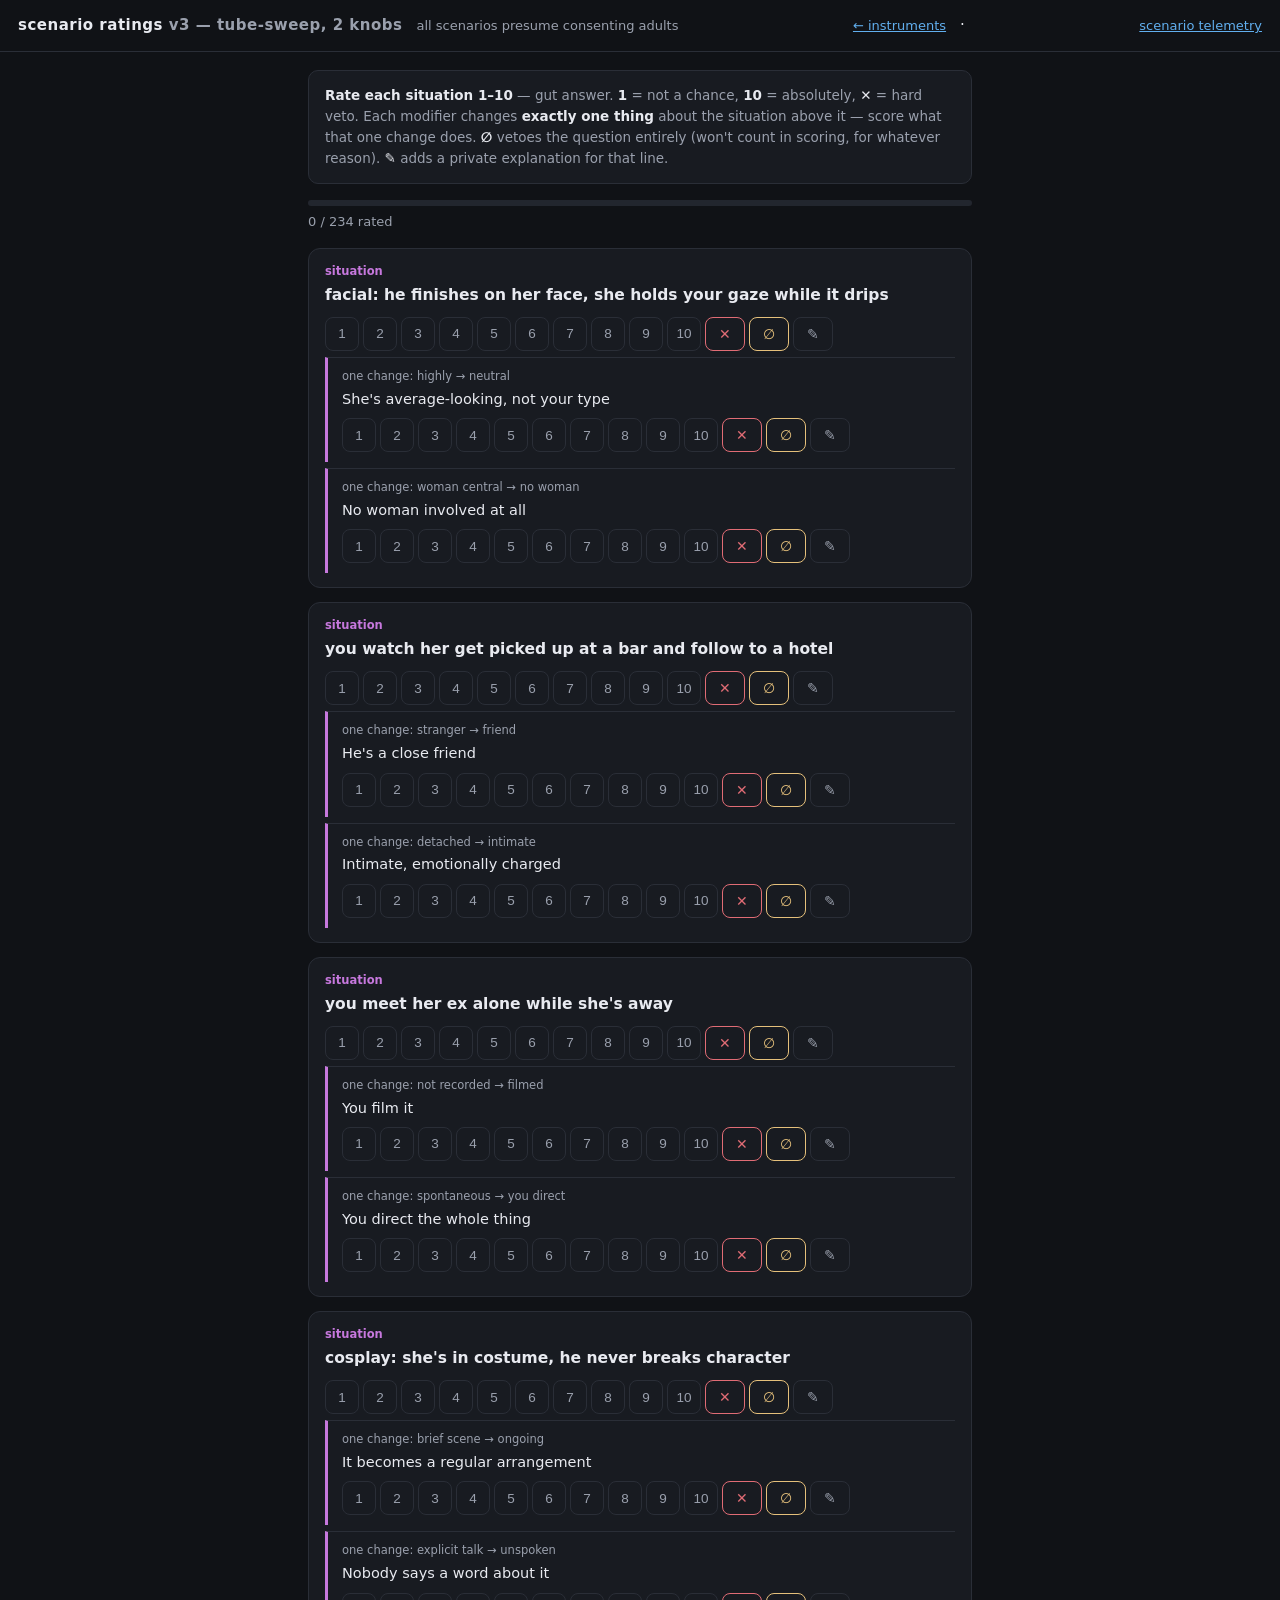
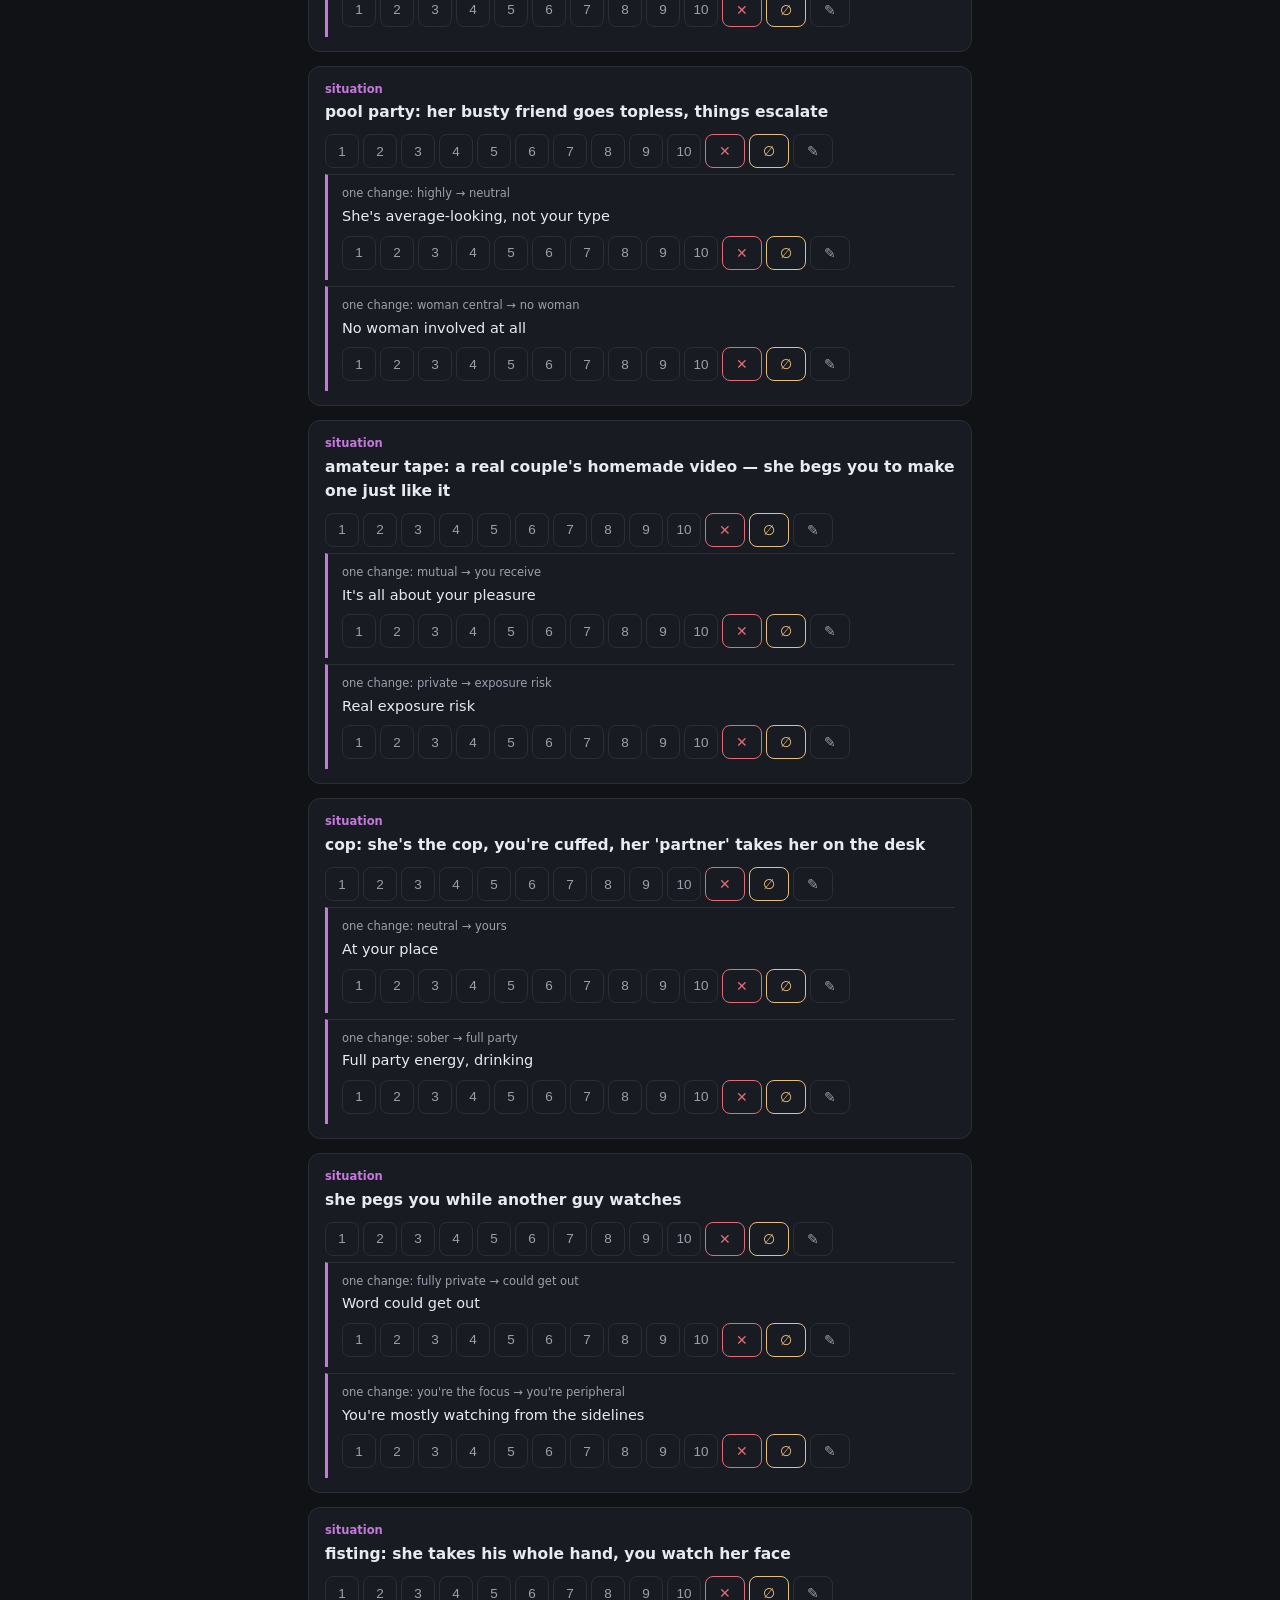
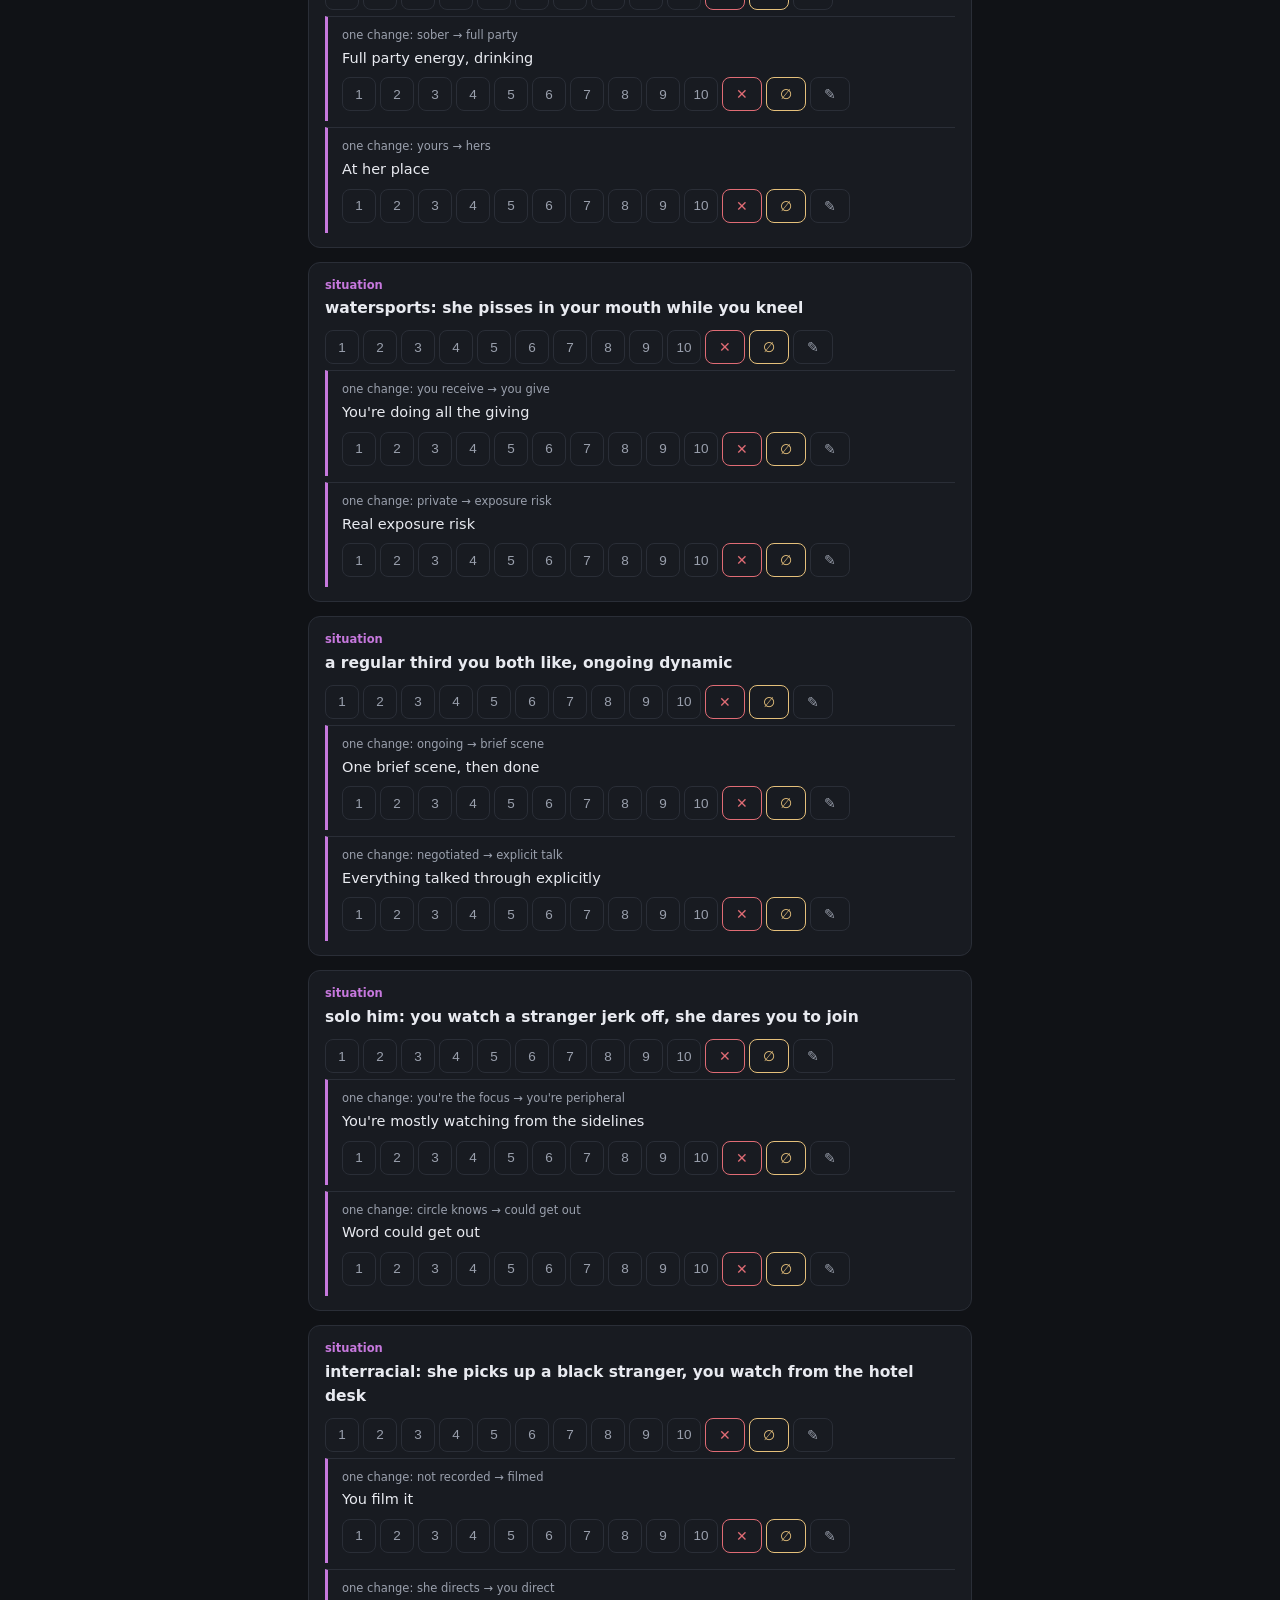
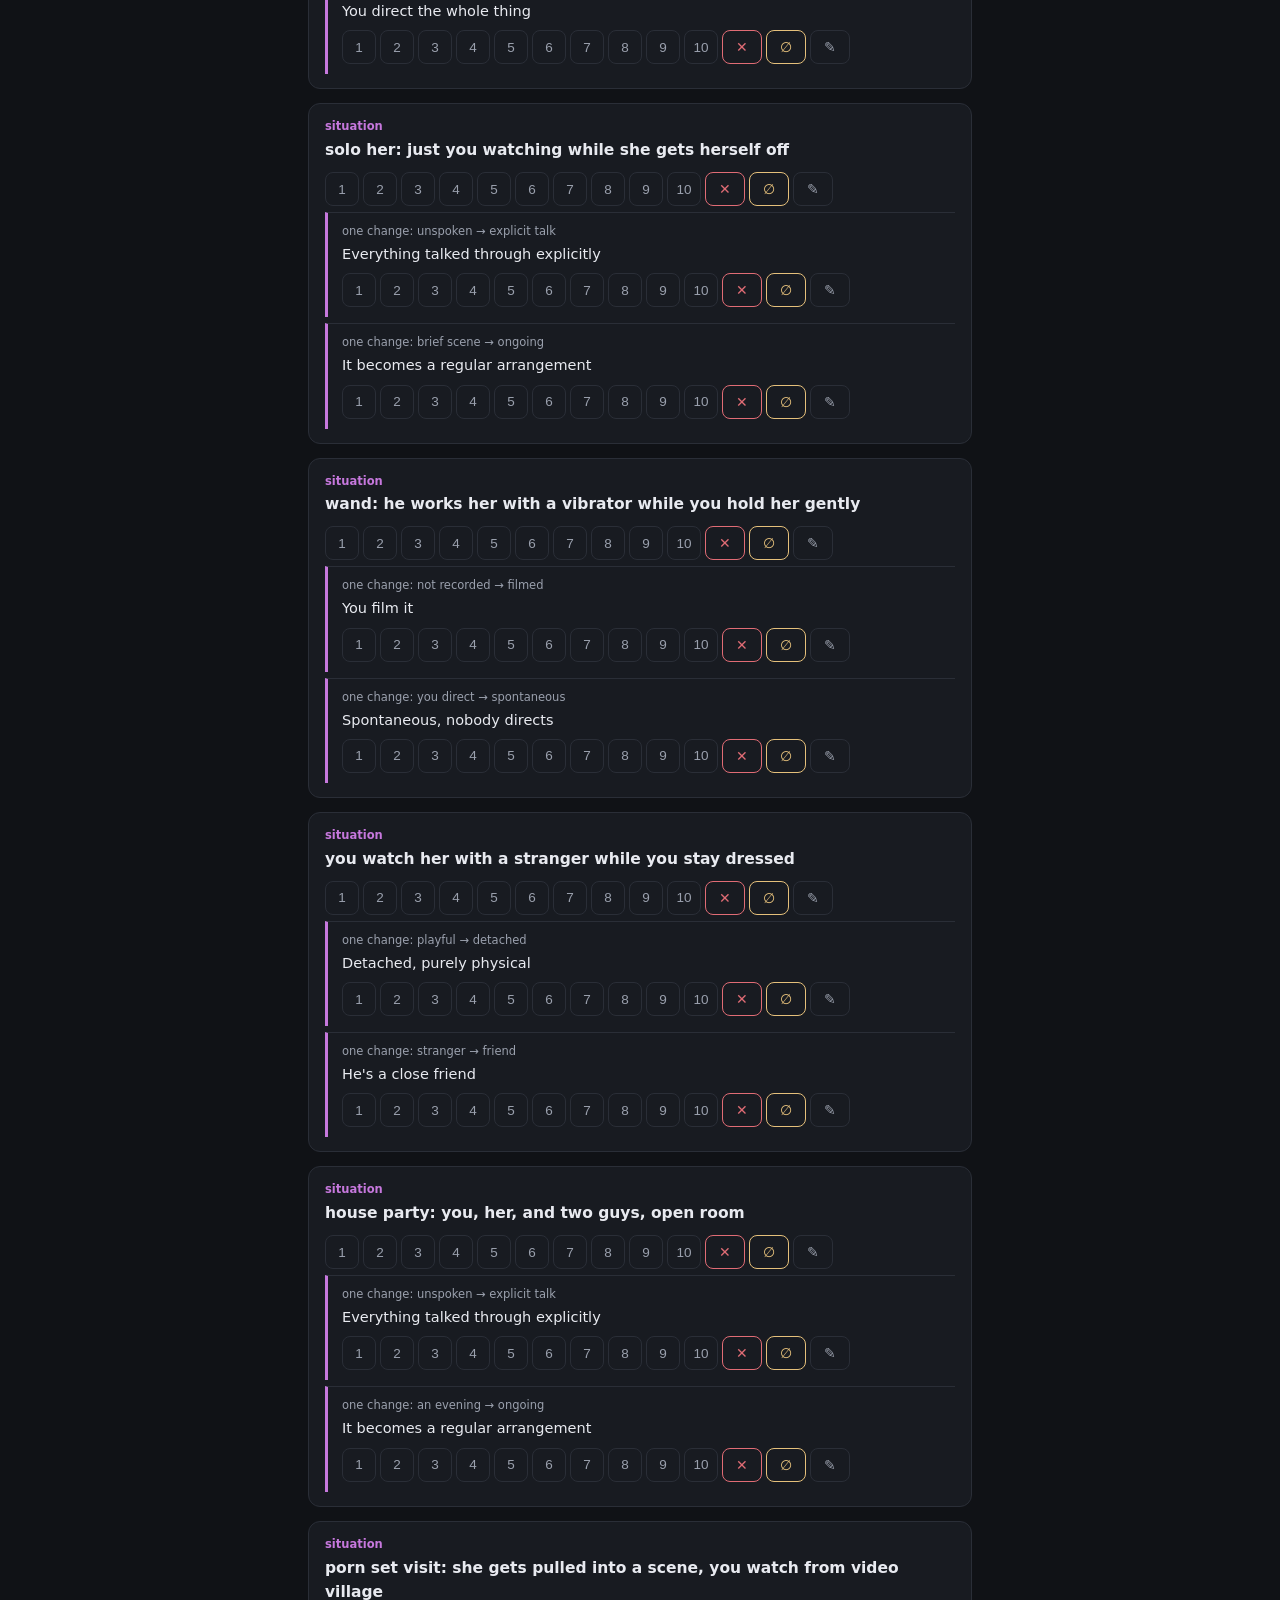
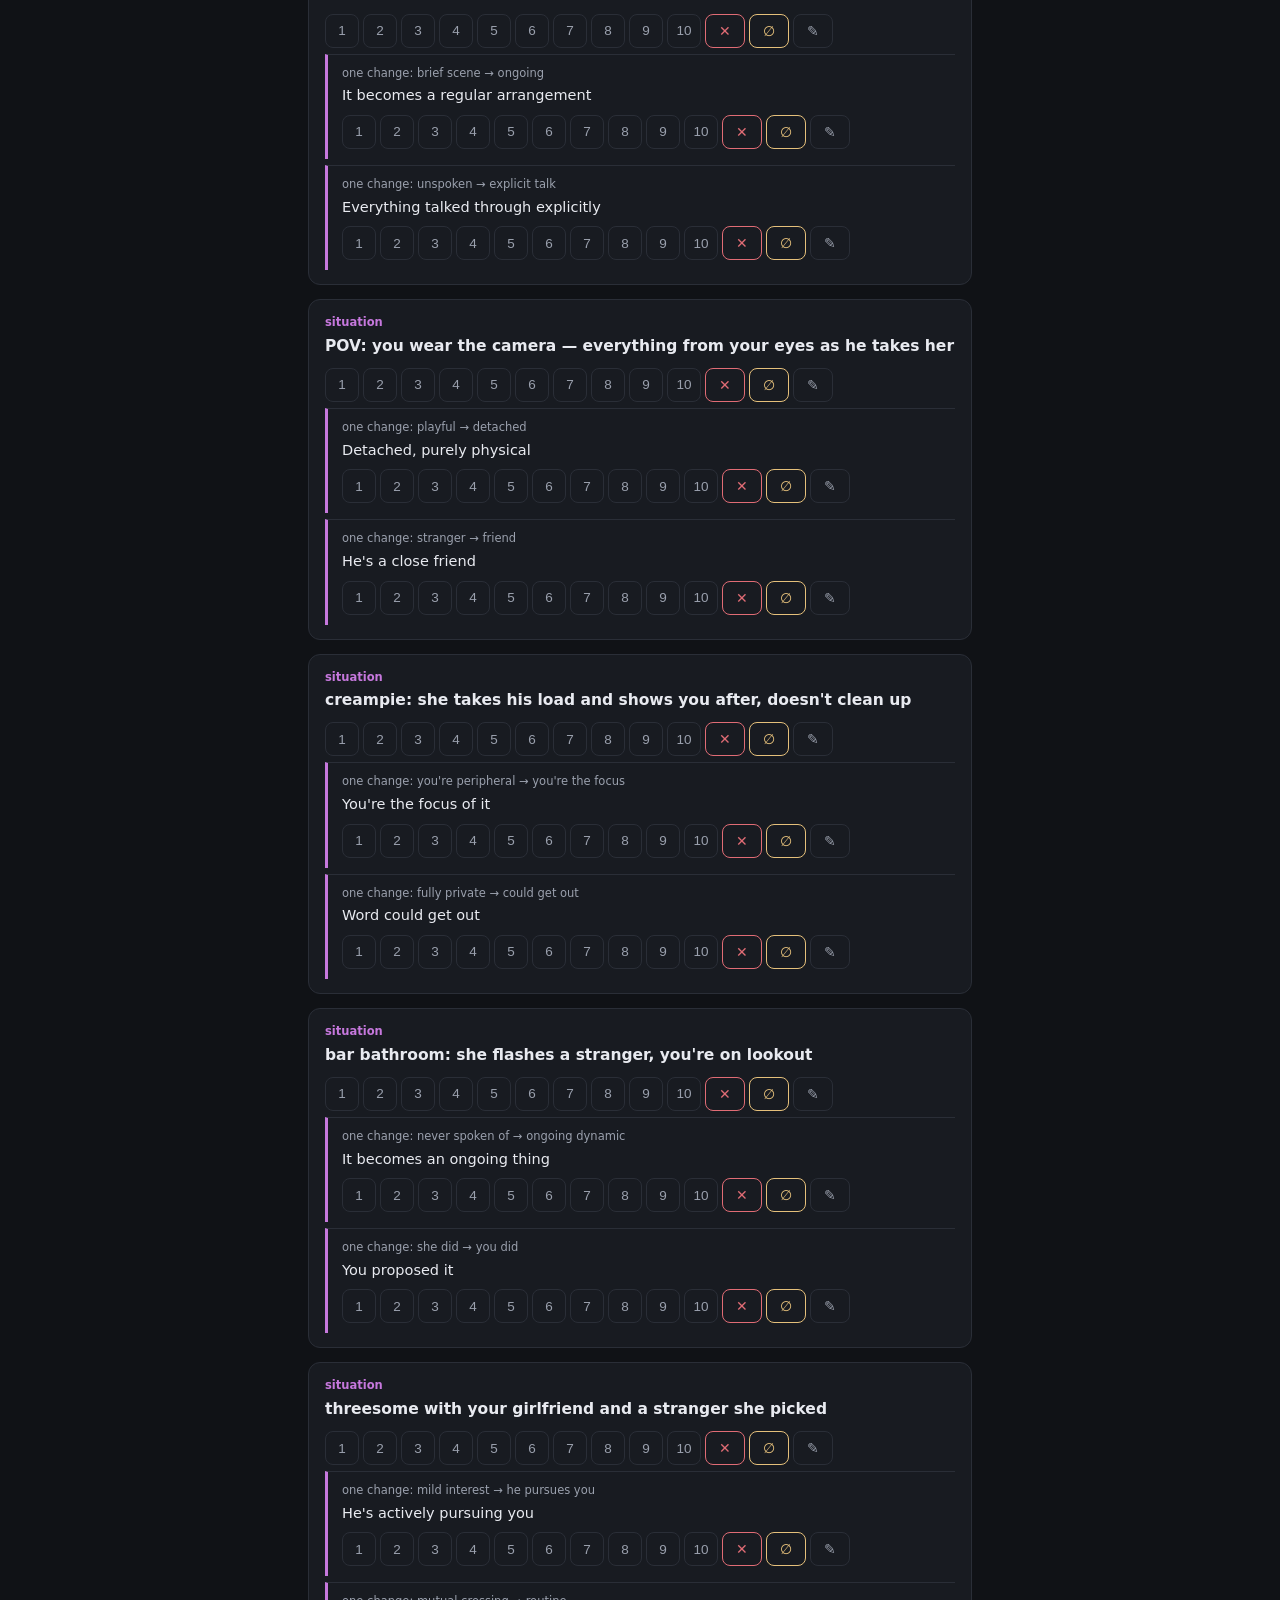
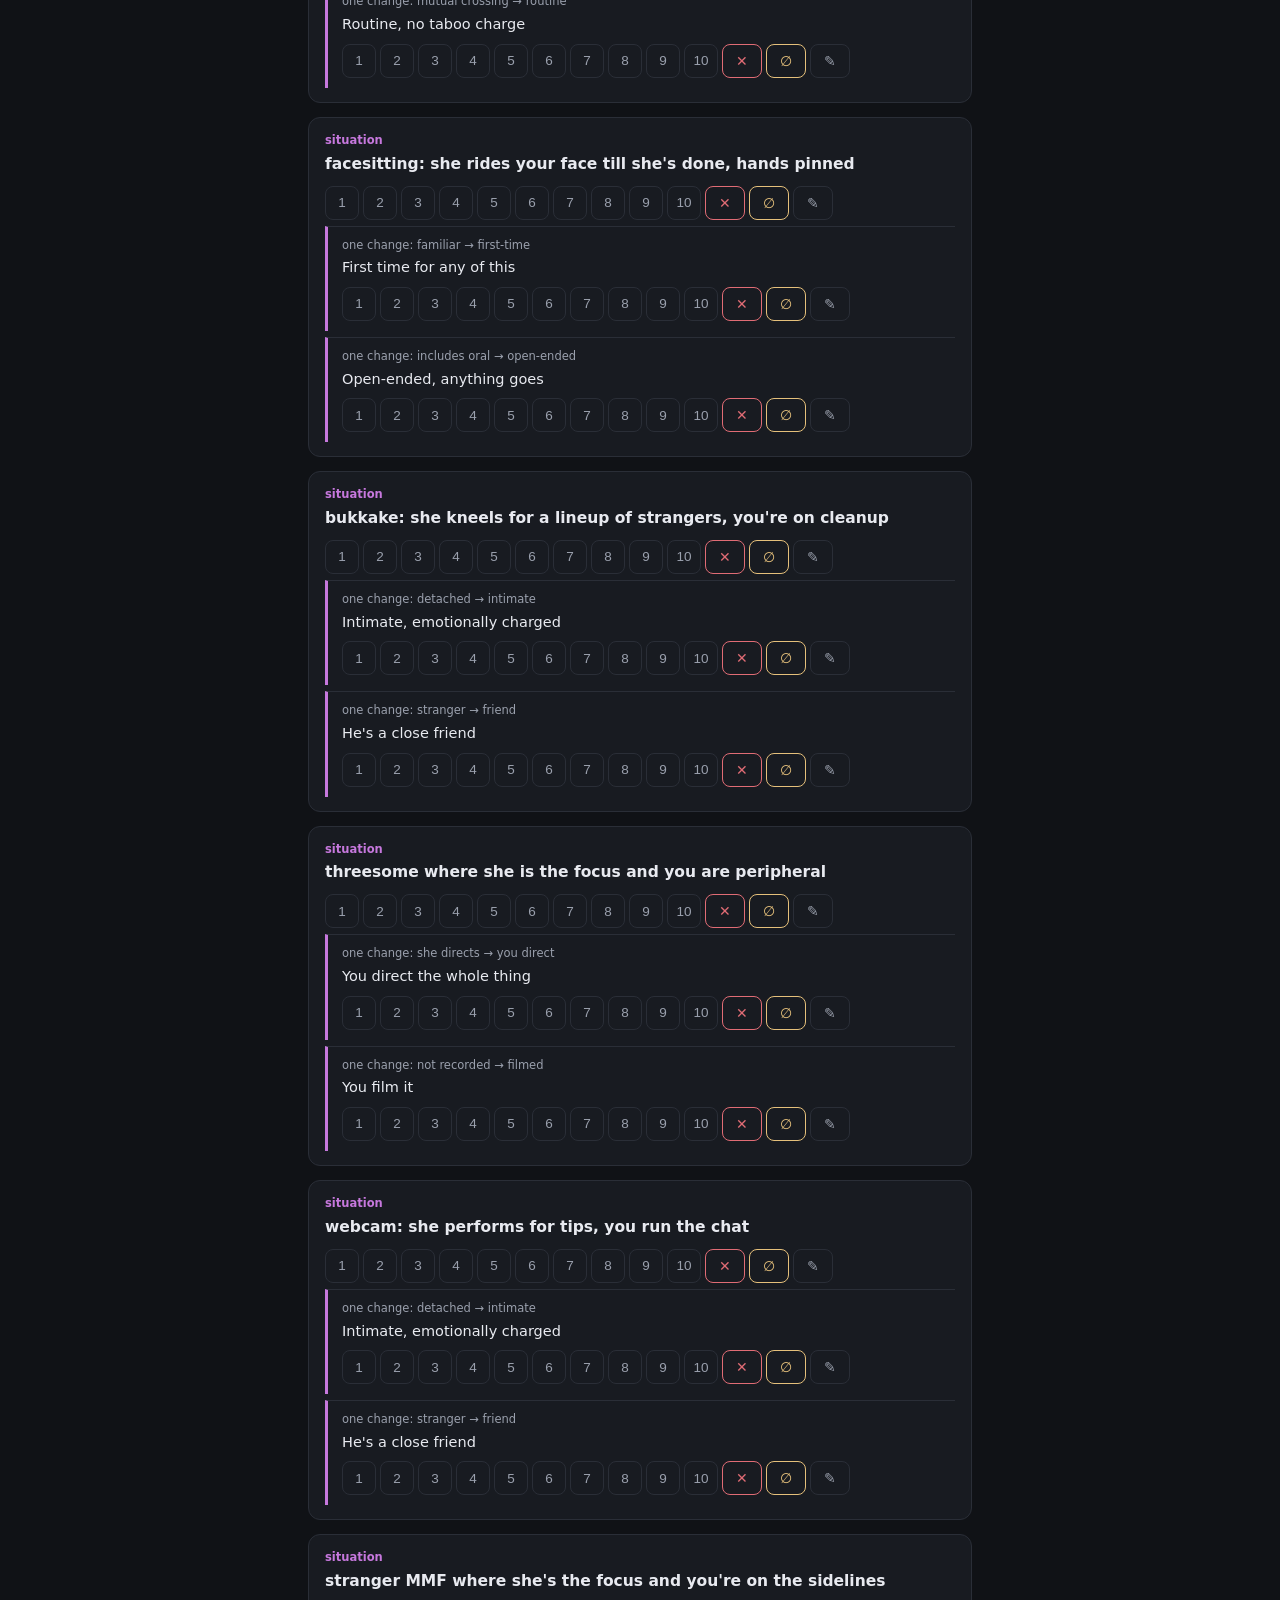
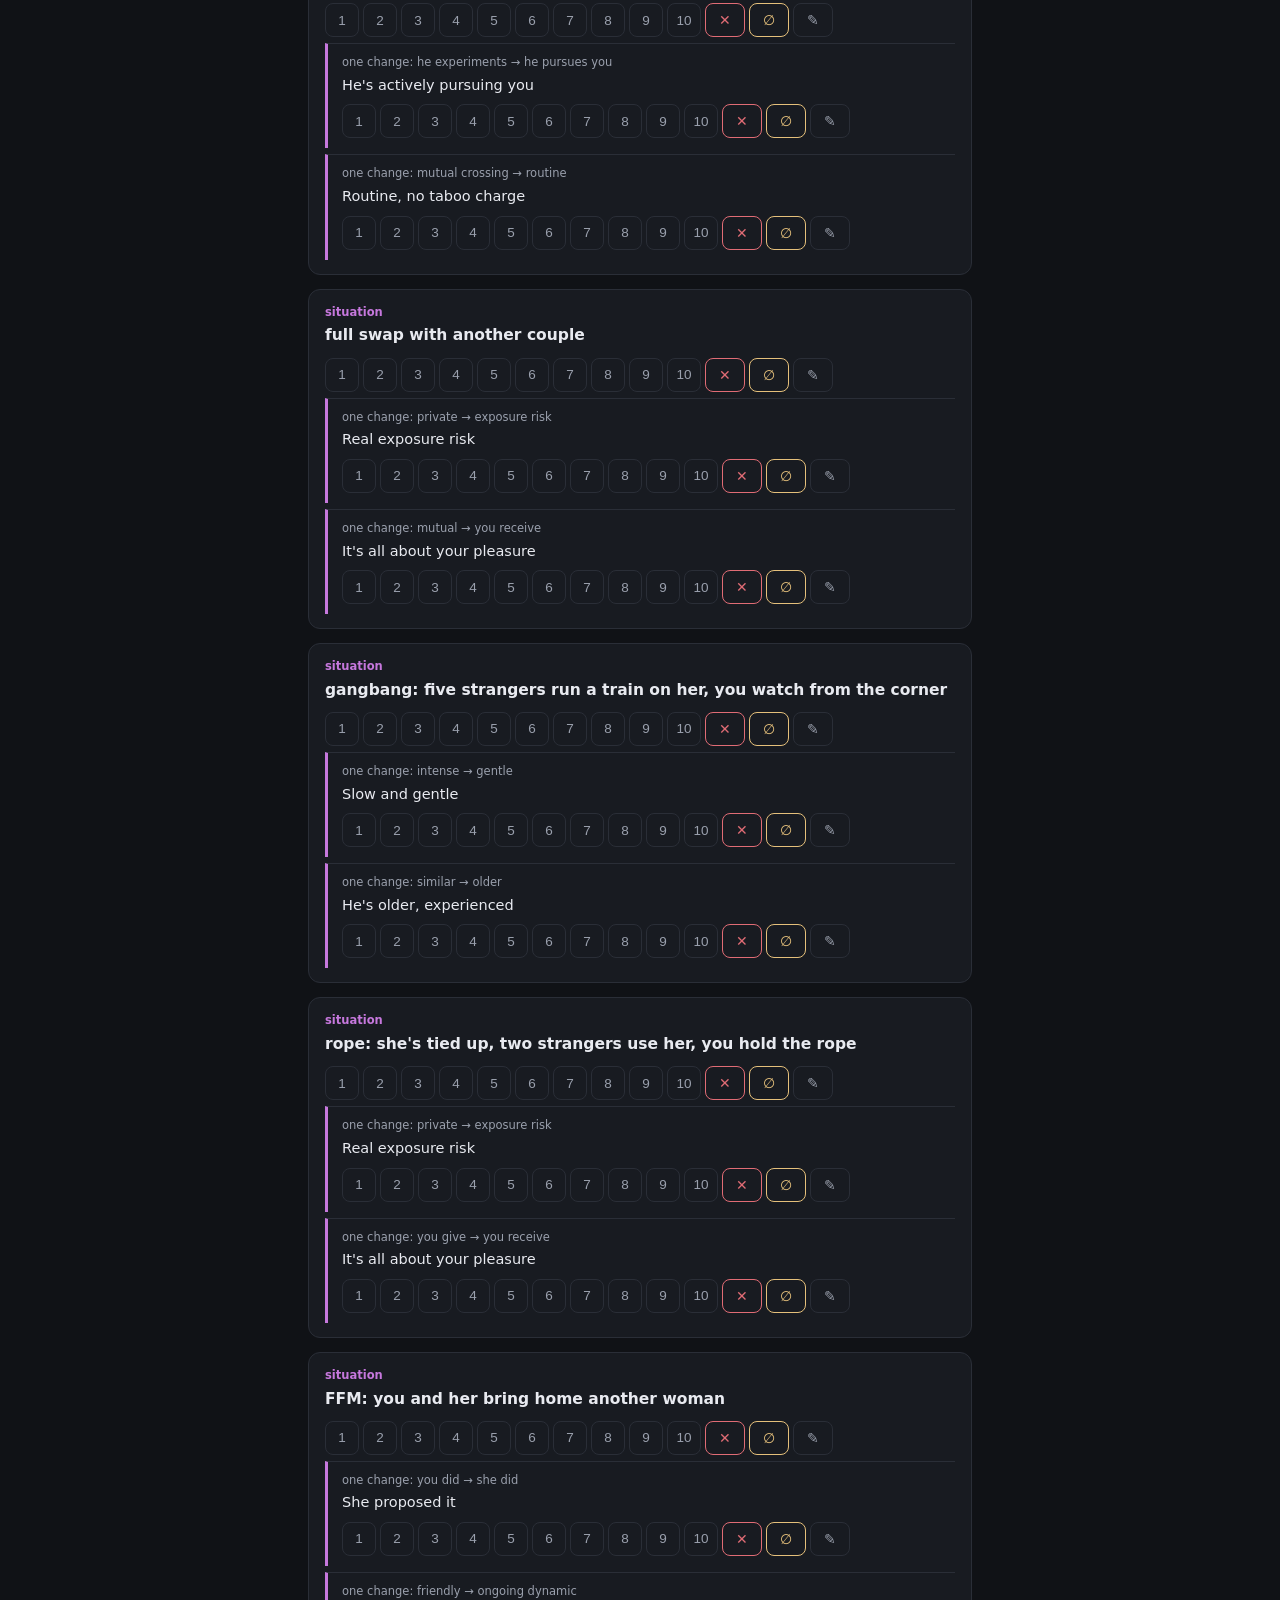
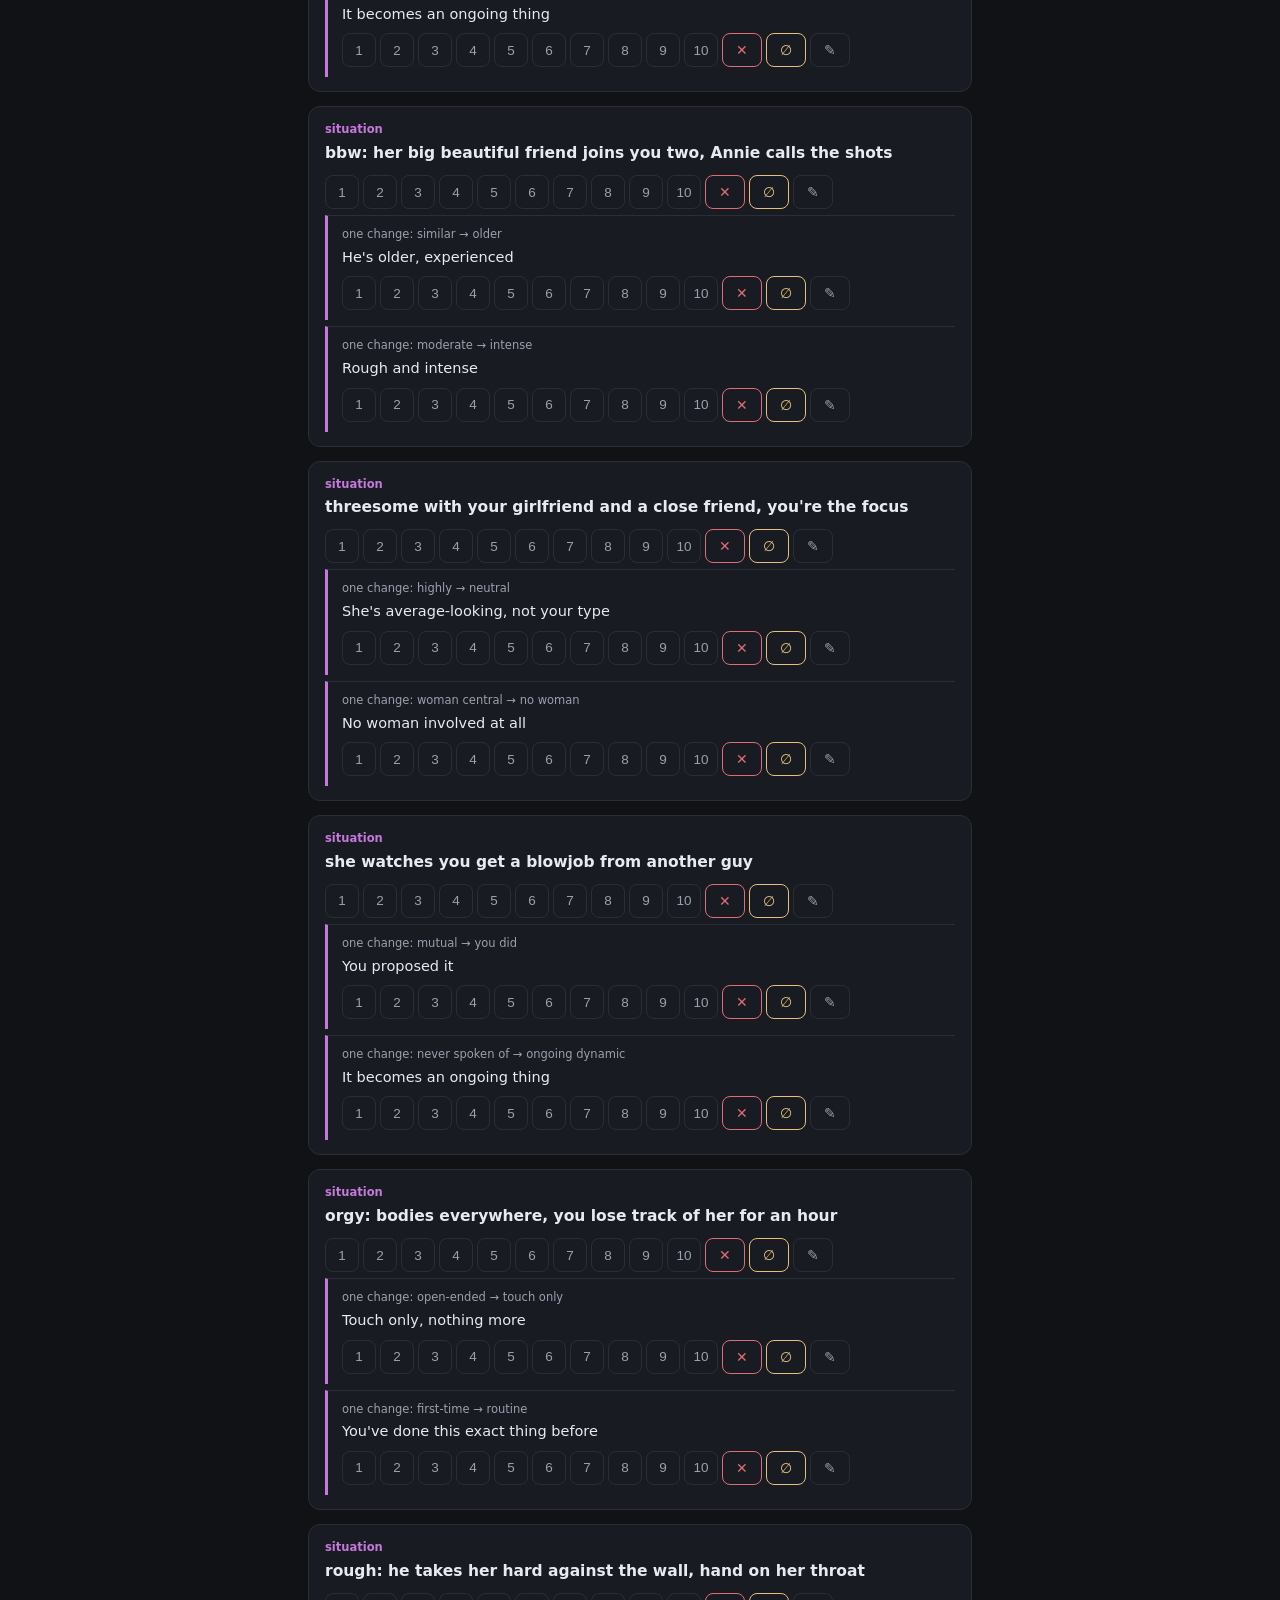
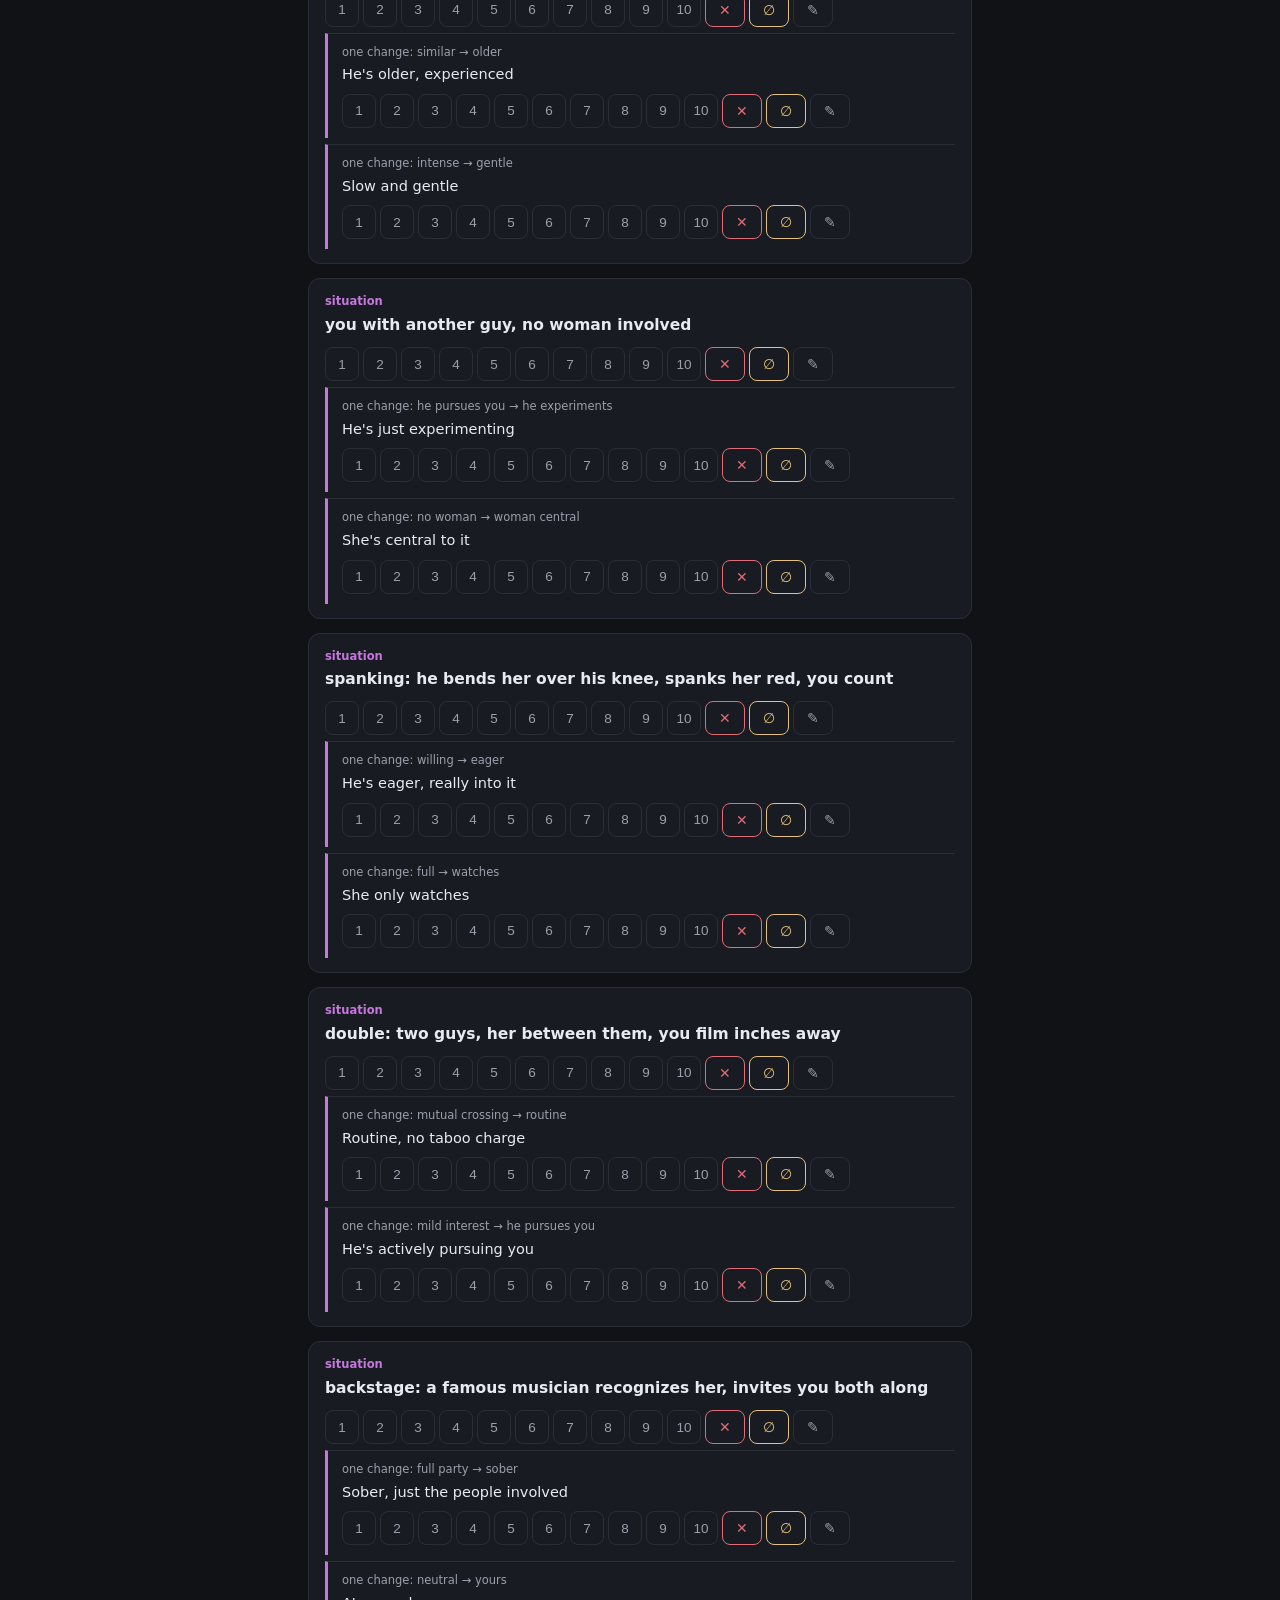
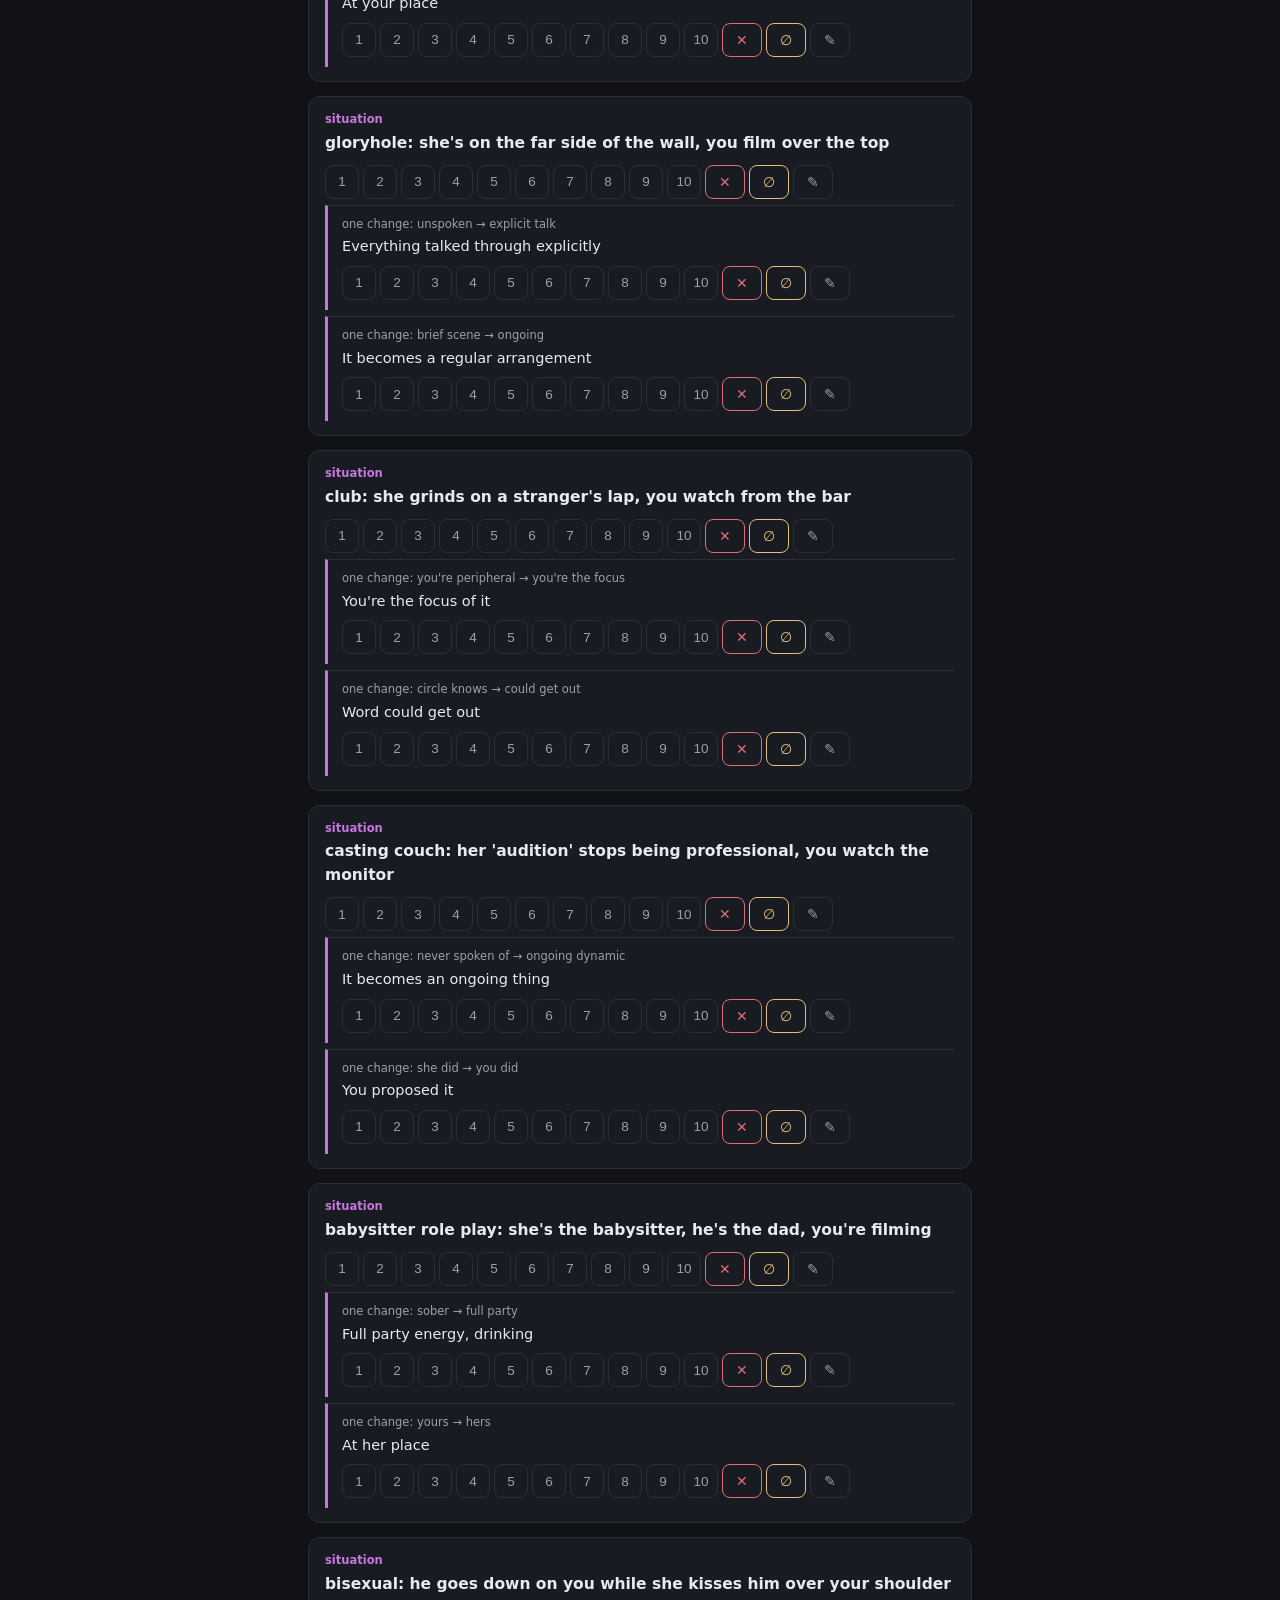
<file: scenario-rate.html>
<!DOCTYPE html>
<html lang="en">
<head>
<meta charset="utf-8">
<meta name="viewport" content="width=device-width, initial-scale=1">
<title>scenario ratings v3 — tube-sweep, 2 knobs</title>
<style>
  :root { --bg:#101216; --panel:#181b21; --line:#2a2e37; --txt:#e8eaf0; --dim:#9aa0ad; --acc:#7fd08c; --veto:#e06c75; --pick:#61afef; --gold:#e5c07b; --vio:#c678dd; }
  * { box-sizing:border-box; }
  body { margin:0; background:var(--bg); color:var(--txt); font:15px/1.55 -apple-system,system-ui,sans-serif; }
  header { padding:14px 18px; border-bottom:1px solid var(--line); display:flex; gap:14px; align-items:baseline; flex-wrap:wrap; position:sticky; top:0; background:var(--bg); z-index:5; }
  header .brand { font-weight:700; letter-spacing:.5px; }
  header .sub { color:var(--dim); font-size:13px; }
  header a { color:var(--pick); font-size:13px; margin-left:auto; }
  main { max-width:700px; margin:0 auto; padding:18px; }
  .note { background:var(--panel); border:1px solid var(--line); border-radius:10px; padding:14px 16px; color:var(--dim); font-size:13.5px; margin-bottom:16px; }
  .note b { color:var(--txt); }
  #prog { height:6px; background:#22262e; border-radius:3px; overflow:hidden; margin:6px 0 6px; }
  #prog > div { height:100%; width:0; background:var(--acc); transition:width .25s; }
  #progText { color:var(--dim); font-size:13px; margin-bottom:16px; }
  .group { background:var(--panel); border:1px solid var(--line); border-radius:12px; padding:14px 16px; margin-bottom:14px; }
  .gbase { font-weight:700; font-size:15.5px; margin-bottom:10px; }
  .gbase .gtag { color:var(--vio); font-size:11.5px; font-weight:600; display:block; margin-bottom:2px; }
  .mod { border-top:1px solid var(--line); padding:10px 0 10px 14px; margin-top:6px; border-left:3px solid var(--vio); }
  .mod .mtag { color:var(--dim); font-size:11.5px; display:block; margin-bottom:2px; }
  .mdesc { font-size:14.5px; margin-bottom:8px; }
  .scale { display:flex; gap:4px; flex-wrap:wrap; align-items:center; }
  .scale button { min-width:34px; height:34px; border-radius:8px; border:1px solid var(--line); background:transparent; color:var(--dim); font-size:13.5px; cursor:pointer; padding:0 6px; }
  .scale button:hover { border-color:var(--pick); color:var(--pick); }
  .scale button.on { background:var(--pick); border-color:var(--pick); color:#0b0d10; font-weight:700; }
  .scale button.vetoBtn { border-color:var(--veto); color:var(--veto); min-width:40px; }
  .scale button.vetoBtn.on { background:var(--veto); color:#0b0d10; }
  .scale button.xBtn { border-color:var(--gold); color:var(--gold); min-width:40px; }
  .scale button.xBtn.on { background:var(--gold); color:#0b0d10; font-weight:700; }
  .scale button.noteBtn { min-width:40px; }
  .scale button.noteBtn.on { border-color:var(--vio); color:var(--vio); font-weight:700; }
  .rowx { opacity:.45; }
  .rowx .scale button { pointer-events:none; }
  .rowx .scale button.xBtn, .rowx .scale button.noteBtn { pointer-events:auto; opacity:1; }
  .notewrap { margin-top:8px; }
  .notewrap.hidden { display:none; }
  .notewrap textarea { width:100%; min-height:56px; box-sizing:border-box; background:#0d0f13; color:var(--txt); border:1px solid var(--line); border-radius:8px; padding:8px; font-size:13.5px; font-family:inherit; resize:vertical; }
  .notewrap textarea:focus { outline:none; border-color:var(--vio); }
  .btnrow { display:flex; gap:10px; margin:20px 0; flex-wrap:wrap; }
  .btnrow button { padding:10px 16px; border-radius:8px; border:1px solid var(--line); background:var(--panel); color:var(--txt); cursor:pointer; font-size:14px; }
  .btnrow button:hover { border-color:var(--pick); }
  .btnrow button.primary { border-color:var(--acc); color:var(--acc); font-weight:700; }
  .hidden { display:none; }
  .conf { font-size:12px; color:var(--dim); }
  h3.sec { margin:26px 0 4px; }
  table { width:100%; border-collapse:collapse; margin:14px 0; font-size:13.5px; }
  th, td { text-align:left; padding:8px 10px; border-bottom:1px solid var(--line); vertical-align:top; }
  th { color:var(--dim); font-weight:600; }
  .bar { display:inline-block; height:8px; border-radius:4px; background:var(--pick); vertical-align:middle; }
  .bar.neg { background:var(--veto); }
  .verdict { background:var(--panel); border:1px solid var(--line); border-left:4px solid var(--vio); border-radius:10px; padding:16px 18px; margin:18px 0; }
  .verdict h3 { margin:0 0 8px; }
  .ok { color:var(--acc); } .bad { color:var(--veto); } .mid { color:var(--dim); } .soft { color:var(--gold); }
</style>
</head>
<body>
<header>
  <span class="brand">scenario ratings <span style="color:var(--dim)">v3 — tube-sweep, 2 knobs</span></span>
  <span class="sub">all scenarios presume consenting adults</span>
  <a href="index.html">← instruments</a> · <a href="scenario.html">scenario telemetry</a>
</header>
<main>
  <div id="rateView">
    <div class="note">
      <b>Rate each situation 1–10</b> — gut answer. <b>1</b> = not a chance, <b>10</b> = absolutely, <b>✕</b> = hard veto.
      Each modifier changes <b>exactly one thing</b> about the situation above it — score what that one change does.
      <b>∅</b> vetoes the question entirely (won't count in scoring, for whatever reason). <b>✎</b> adds a private explanation for that line.
    </div>
    <div id="prog"><div></div></div>
    <div id="progText">0 / 0 rated</div>
    <div id="items"></div>
    <div class="btnrow">
      <button id="finishBtn" class="primary">finish &amp; see readout →</button>
      <button id="dlBtn">download JSON</button>
      <button id="restartBtn">restart</button>
    </div>
  </div>

  <div id="doneView" class="hidden">
    <div class="verdict" id="verdictBox"></div>
    <h3 class="sec">knob effects <span class="conf">— mean rating change when this one thing changes, base held fixed</span></h3>
    <div id="deltaBox"></div>
    <h3 class="sec">groups <span class="conf">— mean rating per base situation</span></h3>
    <div id="groupBox"></div>
    <h3 class="sec">extremes</h3>
    <div id="extremeBox"></div>
    <div class="btnrow">
      <button id="backBtn">← back to rating</button>
      <button id="dlBtn2">download JSON</button>
      <button id="restartBtn2">restart</button>
    </div>
  </div>
</main>
<script>
"use strict";
/* v3: single-knob perturbations, 2 per base across a 78-situation tube-sweep.
   Every modifier changes exactly one metric vs its base, so rating deltas
   isolate the causal effect of that metric. */
const METRICS = [
  { k:"S_sub",  name:"arousal substrate",  lv:["no woman","woman peripheral","woman central"] },
  { k:"F_attr", name:"her attractiveness",  lv:["neutral","somewhat","highly"] },
  { k:"P_pur",  name:"pursuit direction",   lv:["he experiments","mild interest","he pursues you"] },
  { k:"N_x",    name:"taboo charge",        lv:["routine","you cross alone","mutual crossing"] },
  { k:"A_auth", name:"authorship",          lv:["spontaneous","she directs","you direct"] },
  { k:"film",   name:"recorded",            lv:["not recorded","ambiguous","filmed"] },
  { k:"E_env",  name:"contact envelope",    lv:["touch only","includes oral","open-ended"] },
  { k:"novel",  name:"novelty",             lv:["routine","familiar","first-time"] },
  { k:"priv",   name:"privacy",             lv:["private","semi-private","exposure risk"] },
  { k:"recip",  name:"reciprocity",         lv:["you give","mutual","you receive"] },
  { k:"M_fam",  name:"his familiarity",     lv:["stranger","acquaintance","friend"] },
  { k:"intim",  name:"emotional tone",      lv:["detached","playful","intimate"] },
  { k:"F_init", name:"who proposed",        lv:["you did","mutual","she did"] },
  { k:"after",  name:"aftermath",           lv:["never spoken of","friendly","ongoing dynamic"] },
  { k:"turf",   name:"turf",                lv:["yours","neutral","hers"] },
  { k:"party",  name:"party context",       lv:["sober","drinking","full party"] },
  { k:"M_age",  name:"his age vs you",      lv:["younger","similar","older"] },
  { k:"inten",  name:"physical intensity",  lv:["gentle","moderate","intense"] },
  { k:"expl",   name:"explicitness",        lv:["unspoken","negotiated","explicit talk"] },
  { k:"dur",    name:"duration",            lv:["brief scene","an evening","ongoing"] },
  { k:"atten",  name:"your spotlight",      lv:["you're the focus","shared","you're peripheral"] },
  { k:"visib",  name:"visibility",          lv:["fully private","circle knows","could get out"] },
  { k:"F_part", name:"her participation",   lv:["watches","partial","full"] },
  { k:"M_enth", name:"his enthusiasm",      lv:["reluctant","willing","eager"] }
];
const MKEYS = METRICS.map(m => m.k);
const MNAME = Object.fromEntries(METRICS.map(m => [m.k, m.name]));
const MLV = Object.fromEntries(METRICS.map(m => [m.k, m.lv]));

/* one-knob perturbation phrases. hi = target level 2, lo = target level 0.
   d1 = direction taken when the base sits at level 1. */
const KNOB = {
  S_sub:  { hi:"She's central to it", lo:"No woman involved at all", d1:2 },
  F_attr: { hi:"She's exceptionally hot", lo:"She's average-looking, not your type", d1:0 },
  P_pur:  { hi:"He's actively pursuing you", lo:"He's just experimenting", d1:2 },
  N_x:    { hi:"You're both crossing a line together", lo:"Routine, no taboo charge", d1:2 },
  A_auth: { hi:"You direct the whole thing", lo:"Spontaneous, nobody directs", d1:2 },
  film:   { hi:"You film it", lo:"No filming, phones away", d1:2 },
  E_env:  { hi:"Open-ended, anything goes", lo:"Touch only, nothing more", d1:2 },
  novel:  { hi:"First time for any of this", lo:"You've done this exact thing before", d1:2 },
  priv:   { hi:"Real exposure risk", lo:"Fully private, locked door", d1:2 },
  recip:  { hi:"It's all about your pleasure", lo:"You're doing all the giving", d1:2 },
  M_fam:  { hi:"He's a close friend", lo:"He's a total stranger", d1:2 },
  intim:  { hi:"Intimate, emotionally charged", lo:"Detached, purely physical", d1:0 },
  F_init: { hi:"She proposed it", lo:"You proposed it", d1:0 },
  after:  { hi:"It becomes an ongoing thing", lo:"Never spoken of after", d1:2 },
  turf:   { hi:"At her place", lo:"At your place", d1:0 },
  party:  { hi:"Full party energy, drinking", lo:"Sober, just the people involved", d1:2 },
  M_age:  { hi:"He's older, experienced", lo:"He's younger than you", d1:2 },
  inten:  { hi:"Rough and intense", lo:"Slow and gentle", d1:2 },
  expl:   { hi:"Everything talked through explicitly", lo:"Nobody says a word about it", d1:2 },
  dur:    { hi:"It becomes a regular arrangement", lo:"One brief scene, then done", d1:2 },
  atten:  { hi:"You're mostly watching from the sidelines", lo:"You're the focus of it", d1:0 },
  visib:  { hi:"Word could get out", lo:"Nobody will ever know", d1:2 },
  F_part: { hi:"She's fully involved", lo:"She only watches", d1:2 },
  M_enth: { hi:"He's eager, really into it", lo:"He's reluctant, hesitant", d1:2 }
};

/* vec order: S_sub,F_attr,P_pur,N_x,A_auth,film,E_env,novel,priv,recip,M_fam,intim,F_init,after,turf,party,M_age,inten,expl,dur,atten,visib,F_part,M_enth */
const BASES = [
{ d:"watching your girlfriend fuck her ex", v:[2,2,0,2,1,0,1,2,0,1,0,2,1,0,1,0,1,1,1,0,2,0,2,1] },
{ d:"threesome with your girlfriend and a stranger she picked", v:[2,2,1,2,1,0,1,2,0,1,0,1,2,0,1,1,1,1,1,1,1,0,2,1] },
{ d:"foursome with a male-male couple", v:[2,2,1,2,1,0,1,2,0,1,0,1,1,1,1,1,1,1,1,1,1,0,2,1] },
{ d:"she watches you with another guy", v:[1,2,2,2,2,0,1,2,0,1,0,1,1,1,0,0,1,1,1,0,0,0,0,1] },
{ d:"filmed MMF: her, you, and a stranger into you — the 2019 shape", v:[2,2,0,2,2,2,1,2,0,1,0,1,1,2,0,0,1,1,1,1,1,0,2,1] },
{ d:"you watch her with a stranger while you stay dressed", v:[2,2,0,2,1,0,0,2,0,1,0,1,1,0,1,0,1,0,1,0,2,0,2,1] },
{ d:"she watches you get a blowjob from another guy", v:[1,2,2,2,2,0,1,2,0,0,0,1,1,0,0,0,1,1,1,0,0,0,0,1] },
{ d:"you and him focused on her, mutual effort", v:[2,2,1,2,2,0,1,2,0,1,0,1,1,1,0,1,1,1,1,1,1,0,2,1] },
{ d:"you hook up with a guy from a male couple while she watches", v:[1,2,2,2,2,0,1,2,0,1,0,1,0,0,1,1,1,1,1,0,0,0,0,1] },
{ d:"house party: you, her, and two guys, open room", v:[2,2,1,2,0,0,2,2,1,1,0,1,1,0,1,2,1,2,0,1,1,1,2,1] },
{ d:"her ex proposes a threesome with both of you", v:[2,2,1,2,1,0,1,2,0,1,1,2,2,0,1,0,1,1,1,0,1,0,2,1] },
{ d:"your friend asks to join you and her", v:[2,2,1,2,0,0,1,2,0,1,2,1,0,0,0,1,1,1,1,0,1,1,2,1] },
{ d:"you with another guy, no woman involved", v:[0,0,2,2,2,0,1,2,0,1,0,1,0,0,1,1,1,1,1,0,0,0,0,1] },
{ d:"she is with her ex while you listen on the phone", v:[2,2,0,2,1,0,0,2,0,1,0,2,1,0,2,0,1,0,1,0,2,0,2,1] },
{ d:"threesome where she is the focus and you are peripheral", v:[2,2,0,2,1,0,1,2,0,2,0,1,1,1,1,0,1,1,1,1,2,0,2,1] },
{ d:"filmed scene: you and a guy, she directs from behind the camera", v:[1,2,2,2,1,2,1,2,0,1,0,1,2,1,0,0,1,1,1,0,0,0,0,1] },
{ d:"full swap with another couple", v:[2,2,1,2,1,0,2,2,0,1,0,1,1,0,1,1,1,1,1,0,1,0,2,1] },
{ d:"you watch her get picked up at a bar and follow to a hotel", v:[2,2,0,2,1,0,1,2,1,1,0,0,2,0,2,2,1,1,0,0,2,1,2,1] },
{ d:"she sets you up with a guy as a gift", v:[1,2,2,2,1,0,1,2,0,1,0,1,2,1,0,0,1,1,1,0,0,0,0,1] },
{ d:"MMF with her ex, and he is into you too", v:[2,2,2,2,1,0,1,2,0,1,0,2,1,0,1,0,1,1,1,1,1,0,2,1] },
{ d:"semi-private booth at a party, exposure risk", v:[2,2,1,2,0,0,0,2,2,1,0,1,1,0,1,2,1,1,0,0,1,2,2,1] },
{ d:"a regular third you both like, ongoing dynamic", v:[2,2,1,2,2,0,1,1,0,1,2,1,1,2,0,1,1,1,1,2,1,0,2,1] },
{ d:"she pegs you while another guy watches", v:[1,2,0,2,1,0,0,2,0,2,0,1,2,0,0,0,1,1,1,0,0,0,0,0] },
{ d:"watching a male couple without participating", v:[0,0,0,1,0,0,0,2,1,1,0,0,1,0,1,1,1,0,0,0,2,1,0,0] },
{ d:"threesome with your girlfriend and a close friend, you're the focus", v:[2,2,2,2,2,0,1,1,0,0,2,1,0,1,0,1,1,1,1,1,0,1,2,1] },
{ d:"stranger MMF where she's the focus and you're on the sidelines", v:[2,2,0,2,1,0,1,2,0,2,0,1,1,0,1,0,1,1,1,1,2,0,2,1] },
{ d:"you meet her ex alone while she's away", v:[1,2,1,2,0,0,1,2,0,1,1,0,0,0,1,0,1,1,0,0,0,0,0,1] },
{ d:"she watches you and her ex together", v:[2,2,1,2,1,0,1,2,0,1,1,1,1,0,0,0,1,1,1,0,1,0,0,1] },
/* ---- tube-sweep: 50 new base situations from 50 tube categories (2026-09-15) ----
   vec order: S_sub,F_attr,P_pur,N_x,A_auth,film,E_env,novel,priv,recip,M_fam,intim,F_init,after,turf,party,M_age,inten,expl,dur,atten,visib,F_part,M_enth
   degenerate codings: no-him bases pin M_fam=0/M_age=1/M_enth=1/P_pur=0 (= BASE) */
{ d:"amateur tape: a real couple's homemade video — she begs you to make one just like it", v:[2,2,0,1,2,2,1,2,0,1,0,2,0,0,0,0,1,1,1,0,1,0,2,1] },
{ d:"anal: she takes him anal while you watch — first time she's ever done it", v:[2,2,1,2,1,0,2,2,0,1,0,1,1,0,0,0,1,2,1,0,2,0,2,1] },
{ d:"massage parlor: she gets the happy ending, you're in the next room listening", v:[2,2,0,2,1,0,1,2,1,0,0,0,1,0,1,0,1,1,0,0,2,0,2,1] },
{ d:"babysitter role play: she's the babysitter, he's the dad, you're filming", v:[2,2,1,2,1,2,1,2,0,1,0,0,1,0,0,0,1,1,2,0,2,0,2,1] },
{ d:"bbw: her big beautiful friend joins you two, Annie calls the shots", v:[2,2,0,2,1,0,2,2,0,1,0,1,2,0,0,1,1,1,1,0,1,0,2,1] },
{ d:"porn set visit: she gets pulled into a scene, you watch from video village", v:[2,2,1,2,0,2,1,2,1,1,0,0,0,0,1,1,1,1,0,0,2,1,2,1] },
{ d:"club: she grinds on a stranger's lap, you watch from the bar", v:[2,2,0,1,1,0,0,2,1,1,0,1,2,0,1,2,1,1,0,0,2,1,2,1] },
{ d:"big dick: she takes a famously huge stranger, you hold her hand", v:[2,2,0,2,2,0,1,2,0,1,0,1,0,0,1,0,1,2,1,0,1,0,2,1] },
{ d:"pool party: her busty friend goes topless, things escalate", v:[2,2,0,1,0,0,1,2,1,1,0,1,0,1,0,1,1,1,0,1,1,1,2,1] },
{ d:"bisexual: he goes down on you while she kisses him over your shoulder", v:[1,2,2,2,1,0,1,2,0,1,0,1,1,0,0,0,1,1,1,0,0,0,1,2] },
{ d:"blonde weekend: she goes blonde and plays dumb while he has his way", v:[2,2,1,1,1,0,1,1,0,1,0,1,1,0,0,0,1,1,2,0,2,0,2,1] },
{ d:"backseat: she deepthroats him while you drive", v:[2,2,0,2,1,0,1,2,1,0,0,1,2,0,1,0,1,1,0,0,2,1,2,1] },
{ d:"rope: she's tied up, two strangers use her, you hold the rope", v:[2,2,1,2,2,0,2,2,0,0,0,0,0,0,0,0,1,2,1,0,2,0,2,1] },
{ d:"bukkake: she kneels for a lineup of strangers, you're on cleanup", v:[2,2,0,2,1,0,2,2,0,0,0,0,0,2,0,0,1,2,1,0,1,0,2,1] },
{ d:"casting couch: her 'audition' stops being professional, you watch the monitor", v:[2,2,1,2,0,2,1,2,0,0,0,0,2,0,1,0,2,1,1,0,2,0,2,1] },
{ d:"backstage: a famous musician recognizes her, invites you both along", v:[2,2,1,2,0,0,1,2,1,1,0,0,0,0,1,2,1,1,0,0,1,2,2,2] },
{ d:"frat party (18+): she relives her wild side, you play the boyfriend", v:[2,2,0,2,1,0,1,2,1,1,0,1,2,0,1,2,0,1,0,1,2,1,2,1] },
{ d:"cosplay: she's in costume, he never breaks character", v:[2,2,1,1,1,0,1,2,0,1,0,1,1,0,0,1,1,1,2,0,1,0,2,1] },
{ d:"creampie: she takes his load and shows you after, doesn't clean up", v:[2,2,1,2,1,0,2,1,0,0,1,1,1,1,0,0,1,1,1,0,2,0,2,1] },
{ d:"classic cuckold: her friend fucks her in your bed, you in the corner chair", v:[2,2,1,2,1,0,2,2,0,0,2,1,1,1,0,0,1,1,1,1,2,0,2,1] },
{ d:"facial: he finishes on her face, she holds your gaze while it drips", v:[2,2,1,2,1,2,1,2,0,0,0,1,1,0,0,0,1,1,1,0,2,0,2,1] },
{ d:"double: two guys, her between them, you film inches away", v:[2,2,1,2,2,2,2,2,0,0,0,0,0,0,0,0,1,2,1,0,2,0,2,2] },
{ d:"interracial: she picks up a black stranger, you watch from the hotel desk", v:[2,2,0,2,1,0,1,2,1,1,0,0,2,0,2,0,1,1,0,0,2,1,2,1] },
{ d:"facesitting: she rides your face till she's done, hands pinned", v:[2,2,0,1,1,0,1,1,0,1,0,2,1,1,0,0,1,1,0,0,0,0,2,1] },
{ d:"feet worship: you're on the floor at her feet while he fucks her above you", v:[2,2,1,2,1,0,1,2,0,0,1,1,1,1,0,0,1,1,1,1,2,0,2,1] },
{ d:"her orgasm: you watch her come harder than she ever has with you", v:[2,2,0,2,1,0,1,2,0,1,0,2,1,0,0,0,1,1,0,0,2,0,2,1] },
{ d:"FFM: you and her bring home another woman", v:[2,2,0,2,2,0,2,1,0,1,0,1,0,1,0,1,1,1,1,1,1,0,2,1] },
{ d:"fisting: she takes his whole hand, you watch her face", v:[2,2,1,2,1,0,2,2,0,1,0,1,1,0,0,0,1,2,1,0,2,0,2,1] },
{ d:"gangbang: five strangers run a train on her, you watch from the corner", v:[2,2,1,2,1,0,2,2,1,0,0,0,1,0,1,1,1,2,0,1,2,1,2,1] },
{ d:"gloryhole: she's on the far side of the wall, you film over the top", v:[2,2,0,2,2,2,1,2,1,0,0,0,0,0,1,0,1,1,0,0,2,0,2,1] },
{ d:"under the table: she jerks him off at dinner with friends", v:[2,2,0,2,1,0,0,2,1,0,1,1,2,0,1,1,1,0,0,0,1,2,2,1] },
{ d:"JOI: on screen he fucks her while she tells the camera what to do to yourself", v:[1,2,0,1,1,2,0,1,0,0,0,0,1,0,0,0,1,1,2,0,0,0,1,1] },
{ d:"wandering hands: his massage goes south, she catches your eye and lets him", v:[2,2,1,2,1,0,0,2,1,0,0,0,1,0,1,0,1,0,0,1,2,0,2,1] },
{ d:"older woman: an experienced older woman teaches her while you watch", v:[2,2,0,2,1,0,1,2,0,1,0,1,2,0,0,0,1,1,1,0,2,0,2,1] },
{ d:"age gap: a much older man takes her, you watch him work", v:[2,2,0,2,1,0,1,2,0,1,0,0,1,0,1,0,2,1,1,0,2,0,2,1] },
{ d:"orgy: bodies everywhere, you lose track of her for an hour", v:[2,1,1,2,0,0,2,2,1,1,0,0,0,0,1,2,1,2,0,1,2,1,2,1] },
{ d:"watersports: she pisses in your mouth while you kneel", v:[2,2,0,2,1,0,2,2,0,2,0,2,1,0,0,0,1,0,1,0,0,0,2,1] },
{ d:"POV: you wear the camera — everything from your eyes as he takes her", v:[2,2,1,2,2,2,1,2,0,1,0,1,1,0,0,0,1,1,1,0,2,0,2,1] },
{ d:"bar bathroom: she flashes a stranger, you're on lookout", v:[2,2,0,2,1,0,0,2,2,0,0,1,2,0,1,1,1,0,0,0,1,2,2,1] },
{ d:"cop: she's the cop, you're cuffed, her 'partner' takes her on the desk", v:[2,2,1,2,1,0,1,2,0,0,1,0,1,0,1,0,1,1,2,0,2,0,2,1] },
{ d:"rough: he takes her hard against the wall, hand on her throat", v:[2,2,1,2,1,0,1,2,0,1,0,0,1,0,1,0,1,2,1,0,2,0,2,1] },
{ d:"solo her: just you watching while she gets herself off", v:[2,2,0,0,0,0,0,0,0,0,0,2,1,1,0,0,1,0,0,0,1,0,2,1] },
{ d:"solo him: you watch a stranger jerk off, she dares you to join", v:[1,2,2,1,1,0,1,2,1,1,0,1,2,0,1,1,1,1,2,0,0,1,1,1] },
{ d:"spanking: he bends her over his knee, spanks her red, you count", v:[2,2,1,1,1,0,0,1,0,0,1,1,1,1,0,0,1,2,1,0,1,0,2,1] },
{ d:"squirt: he makes her squirt across the sheets, you watch", v:[2,2,1,2,1,0,2,2,0,1,0,1,1,0,0,0,1,2,1,0,2,0,2,1] },
{ d:"step fantasy: 'stepbro' catches you two and joins in", v:[2,2,1,2,0,0,1,2,0,1,0,0,0,0,0,1,0,1,2,0,1,1,2,1] },
{ d:"wand: he works her with a vibrator while you hold her gently", v:[2,2,1,2,2,0,1,2,0,1,0,1,0,0,0,0,1,1,1,0,1,0,2,1] },
{ d:"trans girl: a passable trans woman with a cock blows you while she watches", v:[1,2,2,2,2,0,1,2,0,2,0,0,0,0,0,0,1,1,1,0,0,0,0,2] },
{ d:"voyeur: strange couple across the courtyard, she narrates filthy in your ear", v:[1,1,0,1,0,0,0,2,1,0,0,1,0,0,1,0,1,1,2,0,1,1,1,1] },
{ d:"webcam: she performs for tips, you run the chat", v:[2,2,0,1,2,2,1,1,1,0,0,0,0,1,0,0,1,1,2,1,1,1,2,1] }
];
/* nonsensical combos: no-woman bases (12, 23) skip her-metrics */
const EXCLUDE = { 12:["F_attr","F_part"], 23:["F_attr","F_part"] };

/* deterministic rotation: 2 knobs per base, each metric perturbed ~6x across the bank */
function assignKnobs() {
  const counts = Object.fromEntries(MKEYS.map(k => [k, 0]));
  const perBase = [];
  for (let gi = 0; gi < BASES.length; gi++) {
    const excl = new Set(EXCLUDE[gi] || []);
    const picks = [];
    for (let j = 0; j < MKEYS.length && picks.length < 2; j++) {
      const k = MKEYS[(gi * 2 + j) % MKEYS.length];
      if (!excl.has(k) && !picks.includes(k)) picks.push(k);
    }
    while (picks.length < 2) {
      const c = MKEYS.filter(k => !excl.has(k) && !picks.includes(k)).sort((a, b) => counts[a] - counts[b])[0];
      picks.push(c);
    }
    picks.forEach(k => counts[k]++);
    perBase.push(picks);
  }
  return { perBase, counts };
}
function knobTarget(baseVec, k) {
  const b = baseVec[k];
  if (b === 0) return 2;
  if (b === 2) return 0;
  return KNOB[k].d1;
}

/* ---- item bank ---- */
function shuffle(a) { for (let i = a.length - 1; i > 0; i--) { const j = Math.floor(Math.random() * (i + 1)); [a[i], a[j]] = [a[j], a[i]]; } return a; }
let items = [];
function buildItems() {
  items = [];
  const { perBase } = assignKnobs();
  const order = shuffle(BASES.map((_, i) => i));
  for (const gi of order) {
    const b = BASES[gi];
    const baseVec = {};
    MKEYS.forEach((k, i) => baseVec[k] = b.v[i]);
    const baseId = "g" + gi;
    items.push({ id: baseId, group: gi, gdesc: b.d, kind: "base", desc: b.d, vec: baseVec });
    const knobIdx = shuffle(perBase[gi].map((_, i) => i));
    for (const ki of knobIdx) {
      const k = perBase[gi][ki];
      const target = knobTarget(baseVec, k);
      const vec = { ...baseVec, [k]: target };
      const desc = target === 2 ? KNOB[k].hi : KNOB[k].lo;
      items.push({ id: baseId + k, group: gi, gdesc: b.d, kind: "mod", knob: k, target,
                   baseId, desc, vec, knobFrom: MLV[k][baseVec[k]], knobTo: MLV[k][target] });
    }
  }
}

/* ---- state ---- */
const LS_KEY = "scen_rate_v3";
let ratings = {};   // id -> 0 (veto) | 1..10
try { ratings = JSON.parse(localStorage.getItem(LS_KEY) || "{}"); } catch (e) { ratings = {}; }
function save() { try { localStorage.setItem(LS_KEY, JSON.stringify(ratings)); } catch (e) {} }
/* question-vetoes + per-line notes live in their own keys so in-progress v3 ratings are untouched */
const X_KEY = LS_KEY + "_x", N_KEY = LS_KEY + "_notes";
let excluded = {}, notes = {};
try { excluded = JSON.parse(localStorage.getItem(X_KEY) || "{}"); } catch (e) { excluded = {}; }
try { notes = JSON.parse(localStorage.getItem(N_KEY) || "{}"); } catch (e) { notes = {}; }
function saveX() { try { localStorage.setItem(X_KEY, JSON.stringify(excluded)); } catch (e) {} }
function saveNotes() { try { localStorage.setItem(N_KEY, JSON.stringify(notes)); } catch (e) {} }
const noteOpen = {};   /* ephemeral: which note boxes are expanded this session */

/* ---- ui ---- */
const $ = (id) => document.getElementById(id);
function updateProg() {
  const xc = items.filter(it => excluded[it.id]).length;
  const done = items.filter(it => ratings[it.id] !== undefined || excluded[it.id]).length;
  $("progText").textContent = `${done} / ${items.length} rated` + (xc ? ` · ${xc} question-vetoed` : "");
  document.querySelector("#prog > div").style.width = (items.length ? done / items.length * 100 : 0) + "%";
}
function rate(id, val) {
  if (excluded[id]) return;   /* vetoed questions can't be scored */
  ratings[id] = val;   /* no toggle-off: tapping the active value keeps it */
  save(); paint(id); updateProg();
}
function toggleX(id) {
  if (excluded[id]) delete excluded[id]; else excluded[id] = true;
  saveX(); paint(id); updateProg();
}
function paint(id) {
  const v = ratings[id];
  document.querySelectorAll(`[data-item="${id}"] button`).forEach(b => {
    if (b.dataset.v === "x" || b.dataset.v === "note") return;
    const bv = b.dataset.v === "veto" ? 0 : parseInt(b.dataset.v, 10);
    b.classList.toggle("on", v !== undefined && bv === v);
  });
  const xb = document.querySelector(`[data-item="${id}"] button[data-v="x"]`);
  if (xb) xb.classList.toggle("on", !!excluded[id]);
  const open = noteOpen[id] || (notes[id] && notes[id].trim() !== "");
  const nb = document.querySelector(`[data-item="${id}"] button[data-v="note"]`);
  if (nb) nb.classList.toggle("on", !!open);
  const row = document.querySelector(`[data-row="${id}"]`);
  if (row) {
    row.classList.toggle("rowx", !!excluded[id]);
    const nw = row.querySelector(".notewrap");
    if (nw) nw.classList.toggle("hidden", !open);
  }
}
function render() {
  const box = $("items");
  box.innerHTML = "";
  let curGroup = -1, gdiv = null;
  for (const it of items) {
    if (it.group !== curGroup) {
      curGroup = it.group;
      gdiv = document.createElement("div");
      gdiv.className = "group";
      box.appendChild(gdiv);
    }
    const row = document.createElement("div");
    row.dataset.row = it.id;
    if (it.kind === "base") {
      row.innerHTML = `<div class="gbase"><span class="gtag">situation</span></div>`;
      row.firstChild.appendChild(document.createTextNode(it.desc));
    } else {
      row.className = "mod";
      row.innerHTML = `<span class="mtag">one change: ${it.knobFrom} → ${it.knobTo}</span><div class="mdesc"></div>`;
      row.querySelector(".mdesc").textContent = it.desc;
    }
    const sc = document.createElement("div");
    sc.className = "scale";
    sc.dataset.item = it.id;
    for (let s = 1; s <= 10; s++) {
      const b = document.createElement("button");
      b.textContent = s; b.dataset.v = s;
      b.onclick = () => rate(it.id, s);
      sc.appendChild(b);
    }
    const vx = document.createElement("button");
    vx.textContent = "✕"; vx.dataset.v = "veto"; vx.className = "vetoBtn"; vx.title = "hard veto";
    vx.onclick = () => rate(it.id, 0);
    sc.appendChild(vx);
    const xo = document.createElement("button");
    xo.textContent = "∅"; xo.dataset.v = "x"; xo.className = "xBtn"; xo.title = "veto the question — won't count in scoring";
    xo.onclick = () => toggleX(it.id);
    sc.appendChild(xo);
    const nb = document.createElement("button");
    nb.textContent = "✎"; nb.dataset.v = "note"; nb.className = "noteBtn"; nb.title = "explain this one";
    nb.onclick = () => { noteOpen[it.id] = !noteOpen[it.id]; paint(it.id); };
    sc.appendChild(nb);
    row.appendChild(sc);
    const nw = document.createElement("div");
    nw.className = "notewrap hidden";
    const ta = document.createElement("textarea");
    ta.placeholder = "why? say more… (private, saved with your export)";
    ta.value = notes[it.id] || "";
    ta.oninput = () => { const t = ta.value.trim(); if (t) notes[it.id] = ta.value; else delete notes[it.id]; saveNotes(); };
    nw.appendChild(ta);
    row.appendChild(nw);
    gdiv.appendChild(row);
    paint(it.id);
  }
  updateProg();
}

/* ---- readout ---- */
function mean(a) { return a.length ? a.reduce((x, y) => x + y, 0) / a.length : null; }
function renderDone() {
  $("rateView").classList.add("hidden");
  $("doneView").classList.remove("hidden");
  const byId = Object.fromEntries(items.map(it => [it.id, it]));
  const scored = items.filter(it => ratings[it.id] !== undefined && !excluded[it.id]);
  const xCount = items.filter(it => excluded[it.id]).length;
  const vetos = scored.filter(it => ratings[it.id] === 0);
  const vals = scored.filter(it => ratings[it.id] > 0).map(it => ratings[it.id]);
  const m = mean(vals);

  /* knob effects: normalized delta = rating(high) - rating(low), base held fixed.
     pairs need 1..10 on both sides; vetoes and skips are excluded. */
  const knobStats = MKEYS.map(k => {
    const ds = [];
    for (const it of items) {
      if (it.kind !== "mod" || it.knob !== k) continue;
      const rb = ratings[it.baseId], rm = ratings[it.id];
      if (!rb || !rm || excluded[it.baseId] || excluded[it.id]) continue;
      ds.push(it.target === 2 ? rm - rb : rb - rm);
    }
    const md = mean(ds);
    const pos = ds.filter(d => d > 0).length;
    return { k, n: ds.length, md, posRate: ds.length ? pos / ds.length : null };
  }).filter(s => s.n > 0).sort((a, b) => Math.abs(b.md || 0) - Math.abs(a.md || 0));

  let dh = `<table><tr><th>turning this up…</th><th>n</th><th>mean Δ</th><th></th></tr>`;
  for (const s of knobStats) {
    const w = Math.min(120, Math.abs(s.md || 0) * 24);
    const cls = (s.md || 0) >= 0 ? "" : "neg";
    const dir = (s.md || 0) >= 0 ? "raises" : "lowers";
    dh += `<tr><td>toward <b>${MLV[s.k][2]}</b> <span class="conf">(${MNAME[s.k]})</span></td>` +
      `<td class="conf">${s.n}</td>` +
      `<td><span class="bar ${cls}" style="width:${Math.round(w)}px"></span> ${(s.md >= 0 ? "+" : "") + (s.md || 0).toFixed(1)}</td>` +
      `<td class="conf">${dir} score</td></tr>`;
  }
  $("deltaBox").innerHTML = dh + "</table>" +
    `<p class="conf">Δ = rating with the knob turned up minus rating with it down, same situation. ` +
    `Pairs where either side was vetoed or skipped are excluded.</p>`;

  $("verdictBox").innerHTML =
    `<h3>readout</h3>` +
    `<p><b>${scored.length}</b> rated · <b class="${m >= 7 ? "ok" : m >= 4 ? "soft" : "bad"}">${m === null ? "—" : m.toFixed(1)}</b> mean score` +
    (vetos.length ? ` · <b class="bad">${vetos.length}</b> hard veto${vetos.length === 1 ? "" : "s"}` : "") +
    (xCount ? ` · <b class="soft">${xCount}</b> question-vetoed (excluded from all stats)` : "") + `.</p>` +
    (vetos.length ? `<p class="conf">vetoed: ${vetos.slice(0, 12).map(it => it.desc).join(" · ")}${vetos.length > 12 ? " …" : ""}</p>` : "") +
    (scored.length + xCount < items.length ? `<p class="conf">${items.length - scored.length - xCount} items unrated — excluded from all stats.</p>` : "");

  const gstats = BASES.map((b, gi) => {
    const its = items.filter(it => it.group === gi && ratings[it.id] !== undefined && ratings[it.id] > 0 && !excluded[it.id]);
    return { d: b.d, n: its.length, m: mean(its.map(it => ratings[it.id])) };
  }).filter(g => g.n > 0).sort((a, b) => (b.m || 0) - (a.m || 0));
  let gh = `<table><tr><th>situation</th><th>n</th><th>mean</th><th></th></tr>`;
  for (const g of gstats) {
    gh += `<tr><td>${g.d}</td><td class="conf">${g.n}</td><td><span class="bar" style="width:${Math.round((g.m || 0) * 14)}px"></span> ${(g.m || 0).toFixed(1)}</td><td class="conf">${g.m >= 7 ? "hot" : g.m >= 4 ? "warm" : "cold"}</td></tr>`;
  }
  $("groupBox").innerHTML = gh + "</table>";

  const ranked = scored.filter(it => ratings[it.id] > 0).sort((a, b) => ratings[b.id] - ratings[a.id]);
  const top = ranked.slice(0, 10), bot = ranked.slice(-10).reverse();
  const li = (it) => `<tr><td><b class="${ratings[it.id] >= 7 ? "ok" : ratings[it.id] <= 3 ? "bad" : "soft"}">${ratings[it.id]}</b></td><td>${it.kind === "mod" ? `<span class="conf">${it.gdesc} →</span> ` : ""}${it.desc}</td></tr>`;
  $("extremeBox").innerHTML =
    `<table><tr><th>score</th><th>top 10</th></tr>${top.map(li).join("")}</table>` +
    (bot.length ? `<table><tr><th>score</th><th>bottom 10</th></tr>${bot.map(li).join("")}</table>` : "");
  window.scrollTo(0, 0);
}
function download() {
  const blob = new Blob([JSON.stringify({
    ts: new Date().toISOString(), version: 3, metrics: METRICS,
    items: items.map(it => ({ id: it.id, group: it.gdesc, kind: it.kind, desc: it.desc,
      knob: it.knob || null, knobFrom: it.knobFrom || null, knobTo: it.knobTo || null,
      vec: it.vec, rating: ratings[it.id] === undefined ? null : ratings[it.id],
      excluded: !!excluded[it.id], note: notes[it.id] || null }))
  }, null, 1)], { type: "application/json" });
  const u = URL.createObjectURL(blob), a = document.createElement("a");
  a.href = u; a.download = "scenario-ratings-v3.json"; a.click(); URL.revokeObjectURL(u);
}
$("finishBtn").onclick = renderDone;
$("dlBtn").onclick = download;
$("dlBtn2").onclick = download;
$("backBtn").onclick = () => { $("doneView").classList.add("hidden"); $("rateView").classList.remove("hidden"); };
function restart() {
  ratings = {}; excluded = {}; notes = {}; save(); saveX(); saveNotes();
  buildItems(); render();
  $("doneView").classList.add("hidden"); $("rateView").classList.remove("hidden");
  window.scrollTo(0, 0);
}
$("restartBtn").onclick = restart;
$("restartBtn2").onclick = restart;
buildItems();
render();
</script>
</body>
</html>
</file>
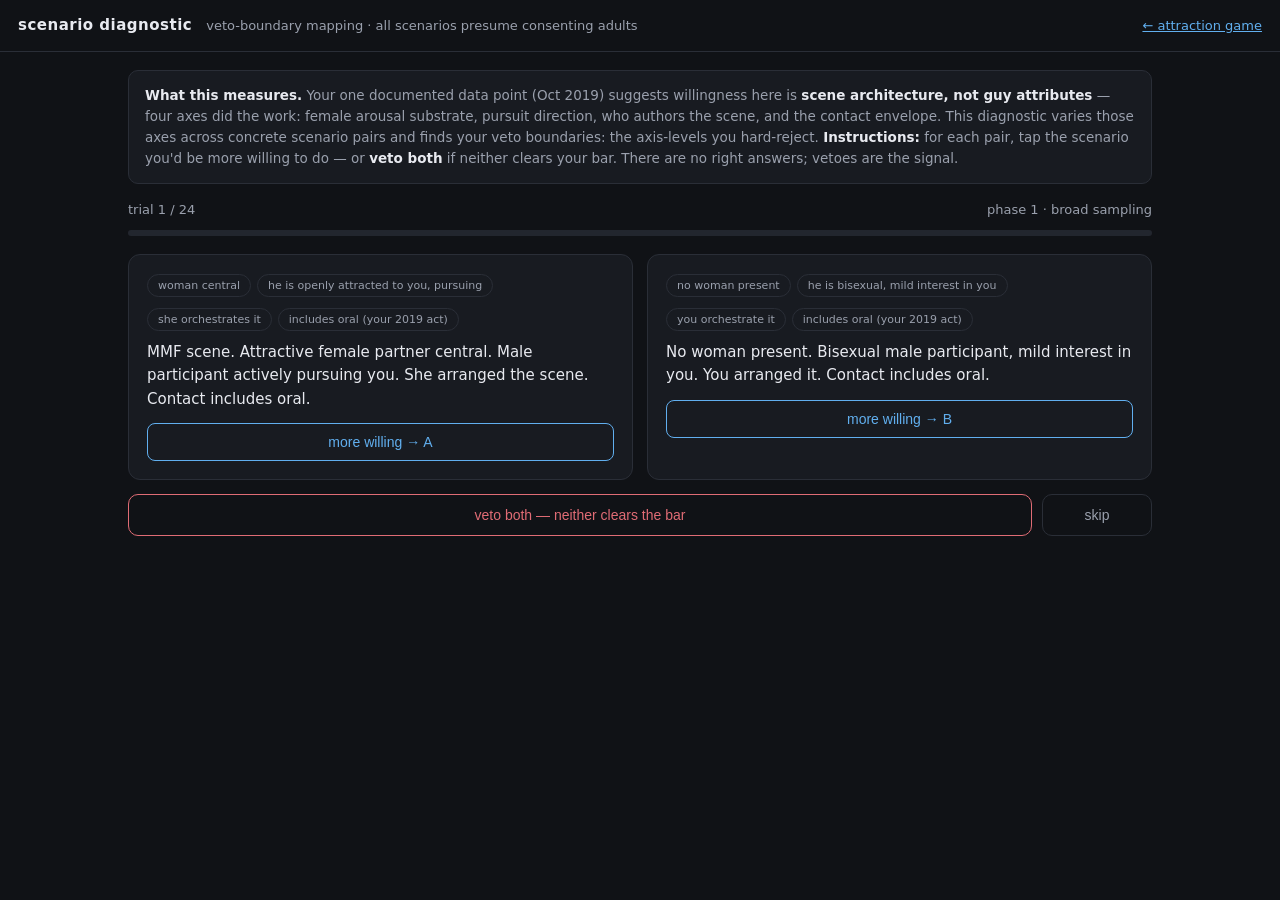
<file: scenario-v1.html>
<!DOCTYPE html>
<html lang="en">
<head>
<meta charset="utf-8">
<meta name="viewport" content="width=device-width, initial-scale=1">
<title>scenario diagnostic — veto-boundary mapping</title>
<style>
  :root { --bg:#101216; --panel:#181b21; --line:#2a2e37; --txt:#e8eaf0; --dim:#9aa0ad; --acc:#7fd08c; --veto:#e06c75; --pick:#61afef; }
  * { box-sizing:border-box; }
  body { margin:0; background:var(--bg); color:var(--txt); font:15px/1.55 -apple-system,system-ui,sans-serif; }
  header { padding:14px 18px; border-bottom:1px solid var(--line); display:flex; gap:14px; align-items:baseline; flex-wrap:wrap; }
  header .brand { font-weight:700; letter-spacing:.5px; }
  header .sub { color:var(--dim); font-size:13px; }
  header a { color:var(--pick); font-size:13px; margin-left:auto; }
  main { max-width:1060px; margin:0 auto; padding:18px; }
  .note { background:var(--panel); border:1px solid var(--line); border-radius:10px; padding:14px 16px; color:var(--dim); font-size:13.5px; margin-bottom:16px; }
  .note b { color:var(--txt); }
  #prog { height:6px; background:#22262e; border-radius:3px; overflow:hidden; margin:6px 0 18px; }
  #prog > div { height:100%; width:0; background:var(--acc); transition:width .25s; }
  .trial-meta { color:var(--dim); font-size:13px; margin-bottom:10px; display:flex; justify-content:space-between; }
  .cards { display:grid; grid-template-columns:1fr 1fr; gap:14px; }
  @media (max-width:700px){ .cards{ grid-template-columns:1fr; } }
  .card { background:var(--panel); border:1px solid var(--line); border-radius:12px; padding:18px; cursor:pointer; transition:border-color .15s, transform .1s; }
  .card:hover { border-color:var(--pick); }
  .card:active { transform:scale(.99); }
  .card .tag { display:inline-block; font-size:11px; color:var(--dim); border:1px solid var(--line); border-radius:20px; padding:2px 10px; margin:0 6px 10px 0; }
  .card p { margin:0 0 12px; }
  .card .pickbtn { display:block; width:100%; padding:10px; border-radius:8px; border:1px solid var(--pick); background:transparent; color:var(--pick); font-size:14px; cursor:pointer; }
  .card .pickbtn:hover { background:rgba(97,175,239,.12); }
  .actions { display:flex; gap:10px; margin-top:14px; }
  .actions button { flex:1; padding:12px; border-radius:10px; font-size:14px; cursor:pointer; }
  #vetoBoth { background:transparent; border:1px solid var(--veto); color:var(--veto); }
  #vetoBoth:hover { background:rgba(224,108,117,.12); }
  #skipBtn { background:transparent; border:1px solid var(--line); color:var(--dim); flex:0 0 110px; }
  table { width:100%; border-collapse:collapse; margin:14px 0; font-size:13.5px; }
  th, td { text-align:left; padding:8px 10px; border-bottom:1px solid var(--line); }
  th { color:var(--dim); font-weight:600; }
  .bar { display:inline-block; height:8px; border-radius:4px; background:var(--veto); vertical-align:middle; }
  .ok { color:var(--acc); } .bad { color:var(--veto); } .mid { color:var(--dim); }
  .verdict { background:var(--panel); border:1px solid var(--line); border-left:4px solid var(--acc); border-radius:10px; padding:16px 18px; margin:18px 0; }
  .verdict h3 { margin:0 0 8px; }
  .btnrow { display:flex; gap:10px; margin-top:16px; flex-wrap:wrap; }
  .btnrow button { padding:10px 16px; border-radius:8px; border:1px solid var(--line); background:var(--panel); color:var(--txt); cursor:pointer; font-size:14px; }
  .btnrow button:hover { border-color:var(--pick); }
  .hidden { display:none; }
  .conf { font-size:12px; color:var(--dim); }
</style>
</head>
<body>
<header>
  <span class="brand">scenario diagnostic</span>
  <span class="sub">veto-boundary mapping · all scenarios presume consenting adults</span>
  <a href="index.html">← attraction game</a>
</header>
<main>
  <div class="note" id="introNote">
    <b>What this measures.</b> Your one documented data point (Oct 2019) suggests willingness here is
    <b>scene architecture, not guy attributes</b> — four axes did the work: female arousal substrate,
    pursuit direction, who authors the scene, and the contact envelope. This diagnostic varies those axes
    across concrete scenario pairs and finds your veto boundaries: the axis-levels you hard-reject.
    <b>Instructions:</b> for each pair, tap the scenario you'd be more willing to do — or <b>veto both</b>
    if neither clears your bar. There are no right answers; vetoes are the signal.
  </div>

  <div id="playView">
    <div class="trial-meta"><span id="trialLabel">trial 1</span><span id="phaseLabel">phase 1 · broad sampling</span></div>
    <div id="prog"><div></div></div>
    <div class="cards">
      <div class="card" id="cardA"><div id="tagsA"></div><p id="textA"></p><button class="pickbtn" id="pickA">more willing → A</button></div>
      <div class="card" id="cardB"><div id="tagsB"></div><p id="textB"></p><button class="pickbtn" id="pickB">more willing → B</button></div>
    </div>
    <div class="actions">
      <button id="vetoBoth">veto both — neither clears the bar</button>
      <button id="skipBtn">skip</button>
    </div>
  </div>

  <div id="doneView" class="hidden">
    <div class="verdict" id="verdictBox"></div>
    <h3>axis veto map</h3>
    <div id="axisTables"></div>
    <h3>session log</h3>
    <div id="sessLog" class="conf"></div>
    <div class="btnrow">
      <button id="dlBtn">download session JSON</button>
      <button id="restartBtn">restart</button>
    </div>
  </div>
</main>
<script>
"use strict";
/* Axes from the Oct-2019 n=1 record:
   S substrate · P pursuit direction · A authorship · E contact envelope */
const AXES = {
  S: { name: "arousal substrate", levels: { S1: "woman central", S2: "woman peripheral", S3: "no woman present" } },
  P: { name: "pursuit direction", levels: { P1: "he is gay-identified, experimenting — not pursuing you", P2: "he is bisexual, mild interest in you", P3: "he is openly attracted to you, pursuing" } },
  A: { name: "scene authorship", levels: { A1: "you orchestrate it", A2: "she orchestrates it", A3: "spontaneous / unplanned" } },
  E: { name: "contact envelope", levels: { E1: "mutual touch only", E2: "includes oral (your 2019 act)", E3: "open-ended, no preset limits" } }
};
const BASELINE = { S: "S1", P: "P1", A: "A1", E: "E2" }; // Oct 20 2019 coordinates
const SCEN = [
  { id: "s01", ax: { S: "S1", P: "P1", A: "A1", E: "E1" }, t: "MMF scene. A female partner you find highly attractive is the central participant. The male participant identifies as gay; he is there to experiment, not pursuing you. You arranged and directed the scene. Contact stays at mutual touch." },
  { id: "s02", ax: { S: "S1", P: "P1", A: "A1", E: "E2" }, t: "MMF scene. Attractive female partner central. Male participant identifies as gay, experimenting, not pursuing you. You arranged and directed it. Contact includes oral — the shape of your 2019 experience." },
  { id: "s03", ax: { S: "S1", P: "P1", A: "A1", E: "E3" }, t: "MMF scene. Attractive female partner central. Gay-identified male participant, experimenting, not pursuing you. You arranged it. No preset limits on contact — the scene goes where it goes." },
  { id: "s04", ax: { S: "S1", P: "P3", A: "A1", E: "E1" }, t: "MMF scene. Attractive female partner central. The male participant is openly attracted to you and pursuing. You arranged the scene. Contact stays at mutual touch." },
  { id: "s05", ax: { S: "S1", P: "P2", A: "A1", E: "E2" }, t: "MMF scene. Attractive female partner central. Male participant is bisexual with mild interest in you. You arranged it. Contact includes oral." },
  { id: "s06", ax: { S: "S3", P: "P1", A: "A1", E: "E1" }, t: "No woman present. Just you and a gay-identified male friend, experimenting together. You arranged it. Mutual touch only." },
  { id: "s07", ax: { S: "S3", P: "P1", A: "A1", E: "E2" }, t: "No woman present. You and a gay-identified man, experimenting. You arranged it. Contact includes oral." },
  { id: "s08", ax: { S: "S2", P: "P1", A: "A1", E: "E1" }, t: "A woman you find attractive is present but peripheral — watching, not participating. You, her, and a gay-identified male friend who is experimenting, not pursuing you. You arranged it. Mutual touch only." },
  { id: "s09", ax: { S: "S1", P: "P1", A: "A2", E: "E2" }, t: "MMF scene. Attractive female partner central. Gay-identified male participant, experimenting, not pursuing you. She arranged the whole thing — you are a guest in her scene. Contact includes oral." },
  { id: "s10", ax: { S: "S1", P: "P1", A: "A3", E: "E2" }, t: "MMF scene. Attractive female partner central. Gay-identified male participant, experimenting. Nobody planned it — it happens spontaneously. Contact includes oral." },
  { id: "s11", ax: { S: "S3", P: "P3", A: "A1", E: "E1" }, t: "No woman present. A man who is openly attracted to you; you arranged to meet him. Mutual touch only." },
  { id: "s12", ax: { S: "S1", P: "P2", A: "A3", E: "E1" }, t: "MMF scene. Attractive female partner central. Bisexual male participant with some interest in you. Unplanned — it just happens. Mutual touch only." },
  { id: "s13", ax: { S: "S2", P: "P2", A: "A1", E: "E2" }, t: "A woman you find attractive is present but peripheral (filming, not participating). Male participant is bisexual, mild interest in you. You arranged it. Contact includes oral." },
  { id: "s14", ax: { S: "S1", P: "P3", A: "A2", E: "E2" }, t: "MMF scene. Attractive female partner central. Male participant actively pursuing you. She arranged the scene. Contact includes oral." },
  { id: "s15", ax: { S: "S3", P: "P1", A: "A3", E: "E1" }, t: "No woman present. A gay-identified man, experimenting. It happens spontaneously. Mutual touch only." },
  { id: "s16", ax: { S: "S1", P: "P1", A: "A2", E: "E1" }, t: "MMF scene. Attractive female partner central. Gay-identified male participant, experimenting, not pursuing you. She arranged it. Mutual touch only." },
  { id: "s17", ax: { S: "S2", P: "P1", A: "A3", E: "E2" }, t: "Woman present but peripheral. Gay-identified male participant, experimenting. Spontaneous. Contact includes oral." },
  { id: "s18", ax: { S: "S1", P: "P2", A: "A1", E: "E1" }, t: "MMF scene. Attractive female partner central. Bisexual male participant, mild interest in you. You arranged it. Mutual touch only." },
  { id: "s19", ax: { S: "S3", P: "P2", A: "A1", E: "E2" }, t: "No woman present. Bisexual male participant, mild interest in you. You arranged it. Contact includes oral." },
  { id: "s20", ax: { S: "S1", P: "P3", A: "A3", E: "E2" }, t: "MMF scene. Attractive female partner central. Male participant actively pursuing you. Spontaneous. Contact includes oral." },
  { id: "s21", ax: { S: "S2", P: "P3", A: "A1", E: "E1" }, t: "Woman present but peripheral. Male participant openly attracted to you, pursuing. You arranged it. Mutual touch only." },
  { id: "s22", ax: { S: "S1", P: "P1", A: "A3", E: "E1" }, t: "MMF scene. Attractive female partner central. Gay-identified male participant, experimenting, not pursuing you. Spontaneous. Mutual touch only." },
  { id: "s23", ax: { S: "S3", P: "P1", A: "A2", E: "E2" }, t: "No woman present. Gay-identified male participant, experimenting. A mutual friend arranged it. Contact includes oral." },
  { id: "s24", ax: { S: "S1", P: "P2", A: "A2", E: "E3" }, t: "MMF scene. Attractive female partner central. Bisexual male participant, mild interest in you. She arranged it. Open-ended contact, no preset limits." },
  { id: "s25", ax: { S: "S2", P: "P1", A: "A1", E: "E2" }, t: "A woman you find attractive is present, watching, not participating. Gay-identified male participant, experimenting, not pursuing you. You arranged it. Contact includes oral." },
  { id: "s26", ax: { S: "S1", P: "P3", A: "A1", E: "E3" }, t: "MMF scene. Attractive female partner central. Male participant openly attracted to you, pursuing. You arranged it. Open-ended contact, no preset limits." },
  { id: "s27", ax: { S: "S3", P: "P3", A: "A3", E: "E2" }, t: "No woman present. Male participant openly attracted to you, pursuing. Spontaneous. Contact includes oral." },
  { id: "s28", ax: { S: "S1", P: "P1", A: "A1", E: "E2" }, t: "MMF scene. Attractive female partner central. Gay-identified male participant, experimenting, not pursuing you. You arranged and directed it — and it is being filmed, as in 2019. Contact includes oral." }
];
const P1_N = 12, P2_N = 12, TOTAL = P1_N + P2_N;
let trials = [], seenPairs = new Set(), phase = 1;

function hamming(a, b) { let d = 0; for (const k of ["S", "P", "A", "E"]) if (a.ax[k] !== b.ax[k]) d++; return d; }
function pairKey(a, b) { return [a.id, b.id].sort().join("|"); }
function randPair(minDist) {
  for (let i = 0; i < 200; i++) {
    const a = SCEN[Math.floor(Math.random() * SCEN.length)];
    const b = SCEN[Math.floor(Math.random() * SCEN.length)];
    if (a.id === b.id || seenPairs.has(pairKey(a, b))) continue;
    if (hamming(a, b) >= minDist) return [a, b];
  }
  for (let i = 0; i < 200; i++) {
    const a = SCEN[Math.floor(Math.random() * SCEN.length)];
    const b = SCEN[Math.floor(Math.random() * SCEN.length)];
    if (a.id !== b.id && !seenPairs.has(pairKey(a, b))) return [a, b];
  }
  return null;
}
/* phase-2: pairs differing on exactly one axis, targeting the axis with
   the most spread in veto rates (uncertainty-based queue) */
function levelStats() {
  const st = {};
  for (const k of ["S", "P", "A", "E"]) { st[k] = {}; for (const lv of Object.keys(AXES[k].levels)) st[k][lv] = { exp: 0, veto: 0, pick: 0 }; }
  for (const t of trials) {
    for (const s of [t.a, t.b]) for (const k of ["S", "P", "A", "E"]) {
      const r = st[k][s.ax[k]]; r.exp++;
      if (t.resp === "V") r.veto++;
    }
    if (t.resp === "A" || t.resp === "B") {
      const w = t.resp === "A" ? t.a : t.b, l = t.resp === "A" ? t.b : t.a;
      for (const k of ["S", "P", "A", "E"]) { st[k][w.ax[k]].pick++; }
    }
  }
  return st;
}
function targetAxis() {
  const st = levelStats(); let best = null, bestVar = -1;
  for (const k of ["S", "P", "A", "E"]) {
    const rates = Object.values(st[k]).filter(r => r.exp >= 2).map(r => r.veto / r.exp);
    if (rates.length < 2) continue;
    const mean = rates.reduce((x, y) => x + y, 0) / rates.length;
    const v = rates.reduce((x, y) => x + (y - mean) * (y - mean), 0) / rates.length;
    const under = Object.values(st[k]).some(r => r.exp < 3);
    const score = v + (under ? 0.05 : 0);
    if (score > bestVar) { bestVar = score; best = k; }
  }
  return best || ["S", "P", "A", "E"][Math.floor(Math.random() * 4)];
}
function isoPair() {
  const k = targetAxis(), others = ["S", "P", "A", "E"].filter(x => x !== k);
  for (let i = 0; i < 300; i++) {
    const a = SCEN[Math.floor(Math.random() * SCEN.length)];
    const cands = SCEN.filter(s => s.id !== a.id && s.ax[k] !== a.ax[k] && others.every(o => s.ax[o] === a.ax[o]) && !seenPairs.has(pairKey(a, s)));
    if (cands.length) return [a, cands[Math.floor(Math.random() * cands.length)]];
  }
  return randPair(1);
}
function nextPair() {
  const n = trials.length;
  phase = n < P1_N ? 1 : 2;
  return phase === 1 ? randPair(2) : isoPair();
}
function tagsHTML(s) {
  return ["S", "P", "A", "E"].map(k => `<span class="tag">${AXES[k].levels[s.ax[k]]}</span>`).join("");
}
let cur = null;
function render() {
  const done = trials.length >= TOTAL;
  document.getElementById("playView").classList.toggle("hidden", done);
  document.getElementById("doneView").classList.toggle("hidden", !done);
  document.getElementById("introNote").classList.toggle("hidden", done);
  if (done) { renderResults(); return; }
  cur = nextPair();
  if (!cur) { renderResults(); return; }
  const [a, b] = cur, flip = Math.random() < 0.5;
  const L = flip ? b : a, R = flip ? a : b;
  cur = { a: L, b: R };
  seenPairs.add(pairKey(L, R));
  document.getElementById("tagsA").innerHTML = tagsHTML(L);
  document.getElementById("textA").textContent = L.t;
  document.getElementById("tagsB").innerHTML = tagsHTML(R);
  document.getElementById("textB").textContent = R.t;
  document.getElementById("trialLabel").textContent = `trial ${trials.length + 1} / ${TOTAL}`;
  document.getElementById("phaseLabel").textContent = phase === 1 ? "phase 1 · broad sampling" : "phase 2 · single-variable isolation";
  document.querySelector("#prog > div").style.width = (trials.length / TOTAL * 100) + "%";
}
function respond(r) {
  if (!cur || trials.length >= TOTAL) return;
  trials.push({ a: cur.a, b: cur.b, resp: r, phase });
  try { localStorage.setItem("scen_diag_trials", JSON.stringify(trials.map(t => ({ a: t.a.id, b: t.b.id, resp: t.resp, phase: t.phase })))); } catch (e) {}
  render();
}
document.getElementById("pickA").onclick = () => respond("A");
document.getElementById("pickB").onclick = () => respond("B");
document.getElementById("vetoBoth").onclick = () => respond("V");
document.getElementById("skipBtn").onclick = () => { if (cur && trials.length < TOTAL) render(); };
function conf(n) { return n >= 6 ? "confirmed" : n >= 3 ? "leaning" : n >= 1 ? "weak" : "—"; }
function renderResults() {
  document.querySelector("#prog > div").style.width = "100%";
  const st = levelStats();
  let html = "";
  const verdict = [];
  for (const k of ["S", "P", "A", "E"]) {
    html += `<h4>${AXES[k].name}</h4><table><tr><th>level</th><th>exposures</th><th>veto rate</th><th>pick rate</th><th>read</th></tr>`;
    for (const [lv, label] of Object.entries(AXES[k].levels)) {
      const r = st[k][lv], vr = r.exp ? r.veto / r.exp : 0, pr = r.exp ? r.pick / r.exp : 0;
      const cls = vr >= 0.6 ? "bad" : vr <= 0.25 ? "ok" : "mid";
      const read = vr >= 0.6 ? "HARD VETO" : vr <= 0.25 ? "clears" : "mixed";
      html += `<tr><td>${label}</td><td>${r.exp}</td><td><span class="bar" style="width:${Math.round(vr * 120)}px"></span> ${Math.round(vr * 100)}%</td><td>${Math.round(pr * 100)}%</td><td class="${cls}">${read}</td><td class="conf">${conf(r.exp)}</td></tr>`;
      if (vr >= 0.6 && r.exp >= 3) verdict.push(`<b class="bad">${label}</b> (${AXES[k].name})`);
      else if (vr <= 0.25 && r.exp >= 3) verdict.push(`<b class="ok">${label}</b> (${AXES[k].name})`);
    }
    html += "</table>";
  }
  document.getElementById("axisTables").innerHTML = html;
  const base = ["S", "P", "A", "E"].map(k => AXES[k].levels[BASELINE[k]]).join(" · ");
  document.getElementById("verdictBox").innerHTML =
    `<h3>your #2-eligible shape</h3><p>${verdict.length ? verdict.join("<br>") : "No axis-level crossed the veto threshold — run more trials or your bar is genuinely wide."}</p>` +
    `<p class="conf">Your Oct 2019 baseline sat at: ${base}. Anything clearing the bar above is inside your historical envelope; anything vetoed is outside it. n=${trials.length} trials.</p>`;
  document.getElementById("sessLog").textContent =
    trials.map((t, i) => `${i + 1}. [${t.phase === 1 ? "broad" : "iso"}] ${t.a.id} vs ${t.b.id} → ${t.resp === "V" ? "VETO BOTH" : "picked " + t.resp}`).join("\n");
  try { localStorage.setItem("scen_diag_done", "1"); } catch (e) {}
}
document.getElementById("dlBtn").onclick = () => {
  const blob = new Blob([JSON.stringify({ ts: new Date().toISOString(), baseline: BASELINE, trials: trials.map(t => ({ a: t.a.id, b: t.b.id, ax_a: t.a.ax, ax_b: t.b.ax, resp: t.resp, phase: t.phase })) }, null, 1)], { type: "application/json" });
  const u = URL.createObjectURL(blob), a = document.createElement("a");
  a.href = u; a.download = "scenario-diagnostic.json"; a.click(); URL.revokeObjectURL(u);
};
document.getElementById("restartBtn").onclick = () => { trials = []; seenPairs = new Set(); try { localStorage.removeItem("scen_diag_trials"); } catch (e) {} render(); };
render();
</script>
</body>
</html>
</file>
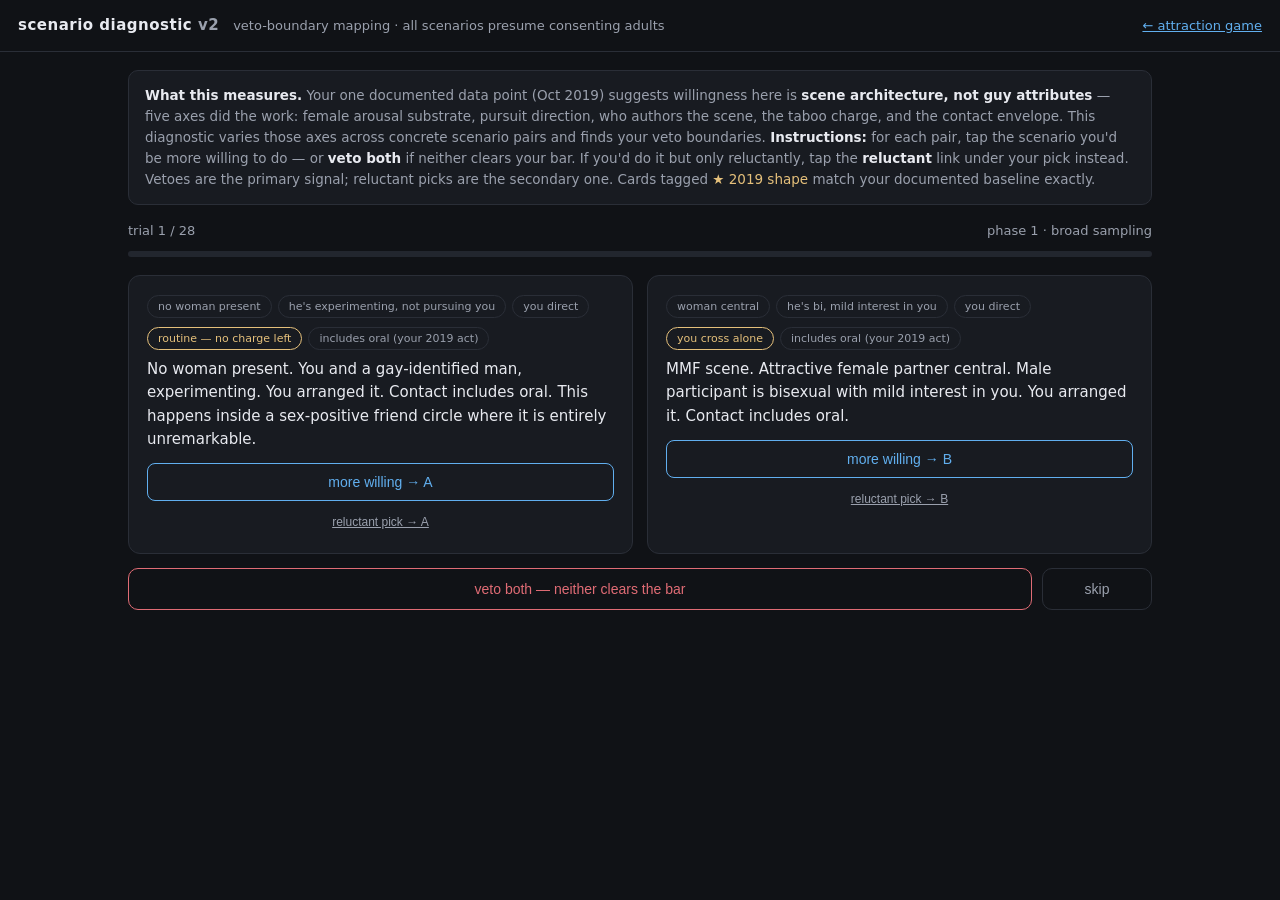
<file: scenario-v2.html>
<!DOCTYPE html>
<html lang="en">
<head>
<meta charset="utf-8">
<meta name="viewport" content="width=device-width, initial-scale=1">
<title>scenario diagnostic v2 — veto-boundary mapping</title>
<style>
  :root { --bg:#101216; --panel:#181b21; --line:#2a2e37; --txt:#e8eaf0; --dim:#9aa0ad; --acc:#7fd08c; --veto:#e06c75; --pick:#61afef; --gold:#e5c07b; }
  * { box-sizing:border-box; }
  body { margin:0; background:var(--bg); color:var(--txt); font:15px/1.55 -apple-system,system-ui,sans-serif; }
  header { padding:14px 18px; border-bottom:1px solid var(--line); display:flex; gap:14px; align-items:baseline; flex-wrap:wrap; }
  header .brand { font-weight:700; letter-spacing:.5px; }
  header .sub { color:var(--dim); font-size:13px; }
  header a { color:var(--pick); font-size:13px; margin-left:auto; }
  main { max-width:1060px; margin:0 auto; padding:18px; }
  .note { background:var(--panel); border:1px solid var(--line); border-radius:10px; padding:14px 16px; color:var(--dim); font-size:13.5px; margin-bottom:16px; }
  .note b { color:var(--txt); }
  #prog { height:6px; background:#22262e; border-radius:3px; overflow:hidden; margin:6px 0 18px; }
  #prog > div { height:100%; width:0; background:var(--acc); transition:width .25s; }
  .trial-meta { color:var(--dim); font-size:13px; margin-bottom:10px; display:flex; justify-content:space-between; }
  .cards { display:grid; grid-template-columns:1fr 1fr; gap:14px; }
  @media (max-width:700px){ .cards{ grid-template-columns:1fr; } }
  .card { background:var(--panel); border:1px solid var(--line); border-radius:12px; padding:18px; transition:border-color .15s; position:relative; }
  .card .tag { display:inline-block; font-size:11px; color:var(--dim); border:1px solid var(--line); border-radius:20px; padding:2px 10px; margin:0 6px 8px 0; }
  .card .tag.hot { color:var(--gold); border-color:var(--gold); }
  .card p { margin:0 0 12px; }
  .card .pickbtn { display:block; width:100%; padding:10px; border-radius:8px; border:1px solid var(--pick); background:transparent; color:var(--pick); font-size:14px; cursor:pointer; }
  .card .pickbtn:hover { background:rgba(97,175,239,.12); }
  .card .relbtn { display:block; width:100%; margin-top:8px; padding:6px; border:none; background:transparent; color:var(--dim); font-size:12px; cursor:pointer; text-decoration:underline; }
  .card .relbtn:hover { color:var(--gold); }
  .badge2019 { position:absolute; top:10px; right:12px; font-size:11px; color:var(--gold); border:1px solid var(--gold); border-radius:20px; padding:2px 10px; }
  .actions { display:flex; gap:10px; margin-top:14px; }
  .actions button { flex:1; padding:12px; border-radius:10px; font-size:14px; cursor:pointer; }
  #vetoBoth { background:transparent; border:1px solid var(--veto); color:var(--veto); }
  #vetoBoth:hover { background:rgba(224,108,117,.12); }
  #skipBtn { background:transparent; border:1px solid var(--line); color:var(--dim); flex:0 0 110px; }
  table { width:100%; border-collapse:collapse; margin:14px 0; font-size:13.5px; }
  th, td { text-align:left; padding:8px 10px; border-bottom:1px solid var(--line); }
  th { color:var(--dim); font-weight:600; }
  .bar { display:inline-block; height:8px; border-radius:4px; background:var(--veto); vertical-align:middle; }
  .bar2 { display:inline-block; height:8px; border-radius:4px; background:var(--gold); vertical-align:middle; }
  .ok { color:var(--acc); } .bad { color:var(--veto); } .mid { color:var(--dim); } .soft { color:var(--gold); }
  .verdict { background:var(--panel); border:1px solid var(--line); border-left:4px solid var(--acc); border-radius:10px; padding:16px 18px; margin:18px 0; }
  .verdict h3 { margin:0 0 8px; }
  .btnrow { display:flex; gap:10px; margin-top:16px; flex-wrap:wrap; }
  .btnrow button { padding:10px 16px; border-radius:8px; border:1px solid var(--line); background:var(--panel); color:var(--txt); cursor:pointer; font-size:14px; }
  .btnrow button:hover { border-color:var(--pick); }
  .hidden { display:none; }
  .conf { font-size:12px; color:var(--dim); }
  h4 { margin:22px 0 4px; color:var(--txt); }
  h4 .axdef { color:var(--dim); font-weight:400; font-size:12.5px; }
</style>
</head>
<body>
<header>
  <span class="brand">scenario diagnostic <span style="color:var(--dim)">v2</span></span>
  <span class="sub">veto-boundary mapping · all scenarios presume consenting adults</span>
  <a href="index.html">← attraction game</a>
</header>
<main>
  <div class="note" id="introNote">
    <b>What this measures.</b> Your one documented data point (Oct 2019) suggests willingness here is
    <b>scene architecture, not guy attributes</b> — five axes did the work: female arousal substrate,
    pursuit direction, who authors the scene, the taboo charge, and the contact envelope.
    This diagnostic varies those axes across concrete scenario pairs and finds your veto boundaries.
    <b>Instructions:</b> for each pair, tap the scenario you'd be more willing to do — or
    <b>veto both</b> if neither clears your bar. If you'd do it but only reluctantly, tap the
    <b>reluctant</b> link under your pick instead. Vetoes are the primary signal; reluctant picks
    are the secondary one. Cards tagged <span style="color:var(--gold)">★ 2019 shape</span> match
    your documented baseline exactly.
  </div>

  <div id="playView">
    <div class="trial-meta"><span id="trialLabel">trial 1</span><span id="phaseLabel">phase 1 · broad sampling</span></div>
    <div id="prog"><div></div></div>
    <div class="cards">
      <div class="card" id="cardA"><div id="tagsA"></div><p id="textA"></p><button class="pickbtn" id="pickA">more willing → A</button><button class="relbtn" id="relA">reluctant pick → A</button></div>
      <div class="card" id="cardB"><div id="tagsB"></div><p id="textB"></p><button class="pickbtn" id="pickB">more willing → B</button><button class="relbtn" id="relB">reluctant pick → B</button></div>
    </div>
    <div class="actions">
      <button id="vetoBoth">veto both — neither clears the bar</button>
      <button id="skipBtn">skip</button>
    </div>
  </div>

  <div id="doneView" class="hidden">
    <div class="verdict" id="verdictBox"></div>
    <h3>axis veto map</h3>
    <div id="axisTables"></div>
    <h3>deadliest combinations <span class="conf">(2-axis, ≥3 exposures)</span></h3>
    <div id="comboBox"></div>
    <h3>session log</h3>
    <div id="sessLog" class="conf" style="white-space:pre-wrap"></div>
    <div class="btnrow">
      <button id="moreBtn">run 14 more isolation trials</button>
      <button id="dlBtn">download session JSON</button>
      <button id="restartBtn">restart</button>
    </div>
  </div>
</main>
<script>
"use strict";
/* Axes from the Oct-2019 n=1 record + the wiki's orientation-violation mechanism:
   S substrate · P pursuit direction · A authorship · N taboo charge · E contact envelope */
const AXKEYS = ["S", "P", "A", "N", "E"];
const AXES = {
  S: { name: "arousal substrate", def: "is a woman you find attractive structurally present?",
       levels: { S1: "woman central", S2: "woman peripheral", S3: "no woman present" } },
  P: { name: "pursuit direction", def: "is he into you, or are you the experimenter?",
       levels: { P1: "he's experimenting, not pursuing you", P2: "he's bi, mild interest in you", P3: "he's openly pursuing you" } },
  A: { name: "scene authorship", def: "who arranged and frames the scene?",
       levels: { A1: "you direct", A2: "she directs", A3: "spontaneous" } },
  N: { name: "taboo charge", def: "the wiki's orientation-violation mechanism: is a category being broken, and by whom?",
       levels: { N1: "mutual crossing — both cross a boundary", N2: "you cross alone", N3: "routine — no charge left" } },
  E: { name: "contact envelope", def: "how far does the contact go?",
       levels: { E1: "touch only", E2: "includes oral (your 2019 act)", E3: "open-ended" } }
};
const BASELINE = { S: "S1", P: "P1", A: "A1", N: "N1", E: "E2" }; // Oct 20 2019 coordinates
const SCEN = [
  { id: "s01", ax: { S: "S1", P: "P1", A: "A1", N: "N1", E: "E1" }, t: "MMF scene. A female partner you find highly attractive is the central participant. The male participant identifies as gay; he is there to experiment, not pursuing you. You arranged and directed the scene. Contact stays at mutual touch." },
  { id: "s02", ax: { S: "S1", P: "P1", A: "A1", N: "N1", E: "E2" }, t: "MMF scene. Attractive female partner central. Male participant identifies as gay, experimenting, not pursuing you. You arranged and directed it. Contact includes oral — the shape of your 2019 experience." },
  { id: "s03", ax: { S: "S1", P: "P1", A: "A1", N: "N1", E: "E3" }, t: "MMF scene. Attractive female partner central. Gay-identified male participant, experimenting, not pursuing you. You arranged it. No preset limits on contact — the scene goes where it goes." },
  { id: "s04", ax: { S: "S1", P: "P3", A: "A1", N: "N2", E: "E1" }, t: "MMF scene. Attractive female partner central. The male participant is openly attracted to you and pursuing. You arranged the scene. Contact stays at mutual touch." },
  { id: "s05", ax: { S: "S1", P: "P2", A: "A1", N: "N2", E: "E2" }, t: "MMF scene. Attractive female partner central. Male participant is bisexual with mild interest in you. You arranged it. Contact includes oral." },
  { id: "s06", ax: { S: "S3", P: "P1", A: "A1", N: "N2", E: "E1" }, t: "No woman present. Just you and a gay-identified male friend, experimenting together. You arranged it. Mutual touch only." },
  { id: "s07", ax: { S: "S3", P: "P1", A: "A1", N: "N2", E: "E2" }, t: "No woman present. You and a gay-identified man, experimenting. You arranged it. Contact includes oral." },
  { id: "s08", ax: { S: "S2", P: "P1", A: "A1", N: "N2", E: "E1" }, t: "A woman you find attractive is present but peripheral — watching, not participating. You, her, and a gay-identified male friend who is experimenting, not pursuing you. You arranged it. Mutual touch only." },
  { id: "s09", ax: { S: "S1", P: "P1", A: "A2", N: "N1", E: "E2" }, t: "MMF scene. Attractive female partner central. Gay-identified male participant, experimenting, not pursuing you. She arranged the whole thing — you are a guest in her scene. Contact includes oral." },
  { id: "s10", ax: { S: "S1", P: "P1", A: "A3", N: "N1", E: "E2" }, t: "MMF scene. Attractive female partner central. Gay-identified male participant, experimenting. Nobody planned it — it happens spontaneously. Contact includes oral." },
  { id: "s11", ax: { S: "S3", P: "P3", A: "A1", N: "N2", E: "E1" }, t: "No woman present. A man who is openly attracted to you; you arranged to meet him. Mutual touch only." },
  { id: "s12", ax: { S: "S1", P: "P2", A: "A3", N: "N2", E: "E1" }, t: "MMF scene. Attractive female partner central. Bisexual male participant with some interest in you. Unplanned — it just happens. Mutual touch only." },
  { id: "s13", ax: { S: "S2", P: "P2", A: "A1", N: "N2", E: "E2" }, t: "A woman you find attractive is present but peripheral (filming, not participating). Male participant is bisexual, mild interest in you. You arranged it. Contact includes oral." },
  { id: "s14", ax: { S: "S1", P: "P3", A: "A2", N: "N2", E: "E2" }, t: "MMF scene. Attractive female partner central. Male participant actively pursuing you. She arranged the scene. Contact includes oral." },
  { id: "s15", ax: { S: "S3", P: "P1", A: "A3", N: "N2", E: "E1" }, t: "No woman present. A gay-identified man, experimenting. It happens spontaneously. Mutual touch only." },
  { id: "s16", ax: { S: "S1", P: "P1", A: "A2", N: "N1", E: "E1" }, t: "MMF scene. Attractive female partner central. Gay-identified male participant, experimenting, not pursuing you. She arranged it. Mutual touch only." },
  { id: "s17", ax: { S: "S2", P: "P1", A: "A3", N: "N2", E: "E2" }, t: "Woman present but peripheral. Gay-identified male participant, experimenting. Spontaneous. Contact includes oral." },
  { id: "s18", ax: { S: "S1", P: "P2", A: "A1", N: "N2", E: "E1" }, t: "MMF scene. Attractive female partner central. Bisexual male participant, mild interest in you. You arranged it. Mutual touch only." },
  { id: "s19", ax: { S: "S3", P: "P2", A: "A1", N: "N2", E: "E2" }, t: "No woman present. Bisexual male participant, mild interest in you. You arranged it. Contact includes oral." },
  { id: "s20", ax: { S: "S1", P: "P3", A: "A3", N: "N2", E: "E2" }, t: "MMF scene. Attractive female partner central. Male participant actively pursuing you. Spontaneous. Contact includes oral." },
  { id: "s21", ax: { S: "S2", P: "P3", A: "A1", N: "N2", E: "E1" }, t: "Woman present but peripheral. Male participant openly attracted to you, pursuing. You arranged it. Mutual touch only." },
  { id: "s22", ax: { S: "S1", P: "P1", A: "A3", N: "N1", E: "E1" }, t: "MMF scene. Attractive female partner central. Gay-identified male participant, experimenting, not pursuing you. Spontaneous. Mutual touch only." },
  { id: "s23", ax: { S: "S3", P: "P1", A: "A2", N: "N2", E: "E2" }, t: "No woman present. Gay-identified male participant, experimenting. A mutual friend arranged it. Contact includes oral." },
  { id: "s24", ax: { S: "S1", P: "P2", A: "A2", N: "N2", E: "E3" }, t: "MMF scene. Attractive female partner central. Bisexual male participant, mild interest in you. She arranged it. Open-ended contact, no preset limits." },
  { id: "s25", ax: { S: "S2", P: "P1", A: "A1", N: "N2", E: "E2" }, t: "A woman you find attractive is present, watching, not participating. Gay-identified male participant, experimenting, not pursuing you. You arranged it. Contact includes oral." },
  { id: "s26", ax: { S: "S1", P: "P3", A: "A1", N: "N2", E: "E3" }, t: "MMF scene. Attractive female partner central. Male participant openly attracted to you, pursuing. You arranged it. Open-ended contact, no preset limits." },
  { id: "s27", ax: { S: "S3", P: "P3", A: "A3", N: "N2", E: "E2" }, t: "No woman present. Male participant openly attracted to you, pursuing. Spontaneous. Contact includes oral." },
  { id: "s28", ax: { S: "S1", P: "P1", A: "A1", N: "N1", E: "E2" }, t: "MMF scene. Attractive female partner central. Gay-identified male participant, experimenting, not pursuing you. You arranged and directed it — and it is being filmed, as in 2019. Contact includes oral." },
  /* v2 additions: N-axis isolation — same S/P/A/E, different taboo charge */
  { id: "n29", ax: { S: "S1", P: "P1", A: "A1", N: "N3", E: "E2" }, t: "MMF scene. Attractive female partner central. Gay-identified male participant, experimenting, not pursuing you. You arranged it. Contact includes oral. You have run this exact scene twice before — the novelty is gone, it is routine now." },
  { id: "n30", ax: { S: "S1", P: "P1", A: "A1", N: "N3", E: "E1" }, t: "MMF scene. Attractive female partner central. Gay-identified male participant, experimenting, not pursuing you. You arranged it. Mutual touch only. Familiar setup by now — no charge of the new left in it." },
  { id: "n31", ax: { S: "S3", P: "P1", A: "A1", N: "N3", E: "E2" }, t: "No woman present. You and a gay-identified man, experimenting. You arranged it. Contact includes oral. This happens inside a sex-positive friend circle where it is entirely unremarkable." },
  { id: "n32", ax: { S: "S1", P: "P2", A: "A1", N: "N3", E: "E2" }, t: "MMF scene. Attractive female partner central. Bisexual male participant, mild interest in you. You arranged it. Contact includes oral. A standing arrangement — routine at this point, nothing transgressive about it." },
  { id: "n33", ax: { S: "S2", P: "P1", A: "A1", N: "N3", E: "E2" }, t: "A woman you find attractive is present, watching, not participating. Gay-identified male participant, experimenting, not pursuing you. You arranged it. Contact includes oral. Third time running this scene — the ritual is familiar now." },
  { id: "n34", ax: { S: "S3", P: "P1", A: "A1", N: "N3", E: "E1" }, t: "No woman present. You and a gay-identified male friend, experimenting. You arranged it. Mutual touch only. You have done this enough times that it feels ordinary." },
  { id: "n35", ax: { S: "S1", P: "P1", A: "A2", N: "N3", E: "E2" }, t: "MMF scene. Attractive female partner central. Gay-identified male participant, experimenting, not pursuing you. She arranges this scene regularly — it is her routine, you are a recurring guest. Contact includes oral." },
  { id: "n36", ax: { S: "S1", P: "P3", A: "A1", N: "N3", E: "E1" }, t: "MMF scene. Attractive female partner central. Male participant openly attracted to you, pursuing. You arranged it. Mutual touch only. He does this often; for him there is nothing new or charged about it." },
  { id: "n37", ax: { S: "S1", P: "P3", A: "A2", N: "N3", E: "E2" }, t: "MMF scene. Attractive female partner central. Male participant actively pursuing you. She arranged it — this is an established pattern between the three of you. Contact includes oral." },
  { id: "n38", ax: { S: "S2", P: "P3", A: "A1", N: "N3", E: "E1" }, t: "Woman present but peripheral. Male participant openly attracted to you, pursuing. You arranged it. Mutual touch only. A recurring low-stakes setup — no novelty, no tension." },
  { id: "n39", ax: { S: "S1", P: "P1", A: "A1", N: "N3", E: "E3" }, t: "MMF scene. Attractive female partner central. Gay-identified male participant, experimenting, not pursuing you. You arranged it. Open-ended contact. You have done this variant enough that the transgression has worn off entirely." },
  { id: "n40", ax: { S: "S3", P: "P2", A: "A1", N: "N3", E: "E2" }, t: "No woman present. Bisexual male participant, mild interest in you. You arranged it. Contact includes oral. An ongoing casual thing — comfortable, expected, uncharged." }
];
const P1_N = 14, P2_N = 14;
let TOTAL = P1_N + P2_N, trials = [], seenPairs = new Set(), phase = 1, extraRounds = 0;

function hamming(a, b) { let d = 0; for (const k of AXKEYS) if (a.ax[k] !== b.ax[k]) d++; return d; }
function pairKey(a, b) { return [a.id, b.id].sort().join("|"); }
function is2019(s) { return AXKEYS.every(k => s.ax[k] === BASELINE[k]); }
function randPair(minDist) {
  for (let i = 0; i < 300; i++) {
    const a = SCEN[Math.floor(Math.random() * SCEN.length)];
    const b = SCEN[Math.floor(Math.random() * SCEN.length)];
    if (a.id === b.id || seenPairs.has(pairKey(a, b))) continue;
    if (hamming(a, b) >= minDist) return [a, b];
  }
  for (let i = 0; i < 300; i++) {
    const a = SCEN[Math.floor(Math.random() * SCEN.length)];
    const b = SCEN[Math.floor(Math.random() * SCEN.length)];
    if (a.id !== b.id && !seenPairs.has(pairKey(a, b))) return [a, b];
  }
  return null;
}
function levelStats() {
  const st = {};
  for (const k of AXKEYS) { st[k] = {}; for (const lv of Object.keys(AXES[k].levels)) st[k][lv] = { exp: 0, veto: 0, pick: 0, reluct: 0 }; }
  for (const t of trials) {
    for (const s of [t.a, t.b]) for (const k of AXKEYS) {
      const r = st[k][s.ax[k]]; r.exp++;
      if (t.resp === "V") r.veto++;
    }
    if (t.resp === "A" || t.resp === "B") {
      const w = t.resp === "A" ? t.a : t.b;
      for (const k of AXKEYS) { const r = st[k][w.ax[k]]; r.pick++; if (t.rel) r.reluct++; }
    }
  }
  return st;
}
function targetAxis() {
  const st = levelStats(); let best = null, bestScore = -1;
  for (const k of AXKEYS) {
    const cells = Object.values(st[k]).filter(r => r.exp >= 2);
    if (cells.length < 2) continue;
    const rates = cells.map(r => r.veto / r.exp);
    const mean = rates.reduce((x, y) => x + y, 0) / rates.length;
    const v = rates.reduce((x, y) => x + (y - mean) * (y - mean), 0) / rates.length;
    const under = Object.values(st[k]).some(r => r.exp < 4);
    const score = v + (under ? 0.05 : 0);
    if (score > bestScore) { bestScore = score; best = k; }
  }
  return best || AXKEYS[Math.floor(Math.random() * AXKEYS.length)];
}
function isoPair() {
  const k = targetAxis(), others = AXKEYS.filter(x => x !== k);
  for (let i = 0; i < 400; i++) {
    const a = SCEN[Math.floor(Math.random() * SCEN.length)];
    const cands = SCEN.filter(s => s.id !== a.id && s.ax[k] !== a.ax[k] && others.every(o => s.ax[o] === a.ax[o]) && !seenPairs.has(pairKey(a, s)));
    if (cands.length) return [a, cands[Math.floor(Math.random() * cands.length)]];
  }
  return randPair(1);
}
function nextPair() {
  const n = trials.length;
  phase = n < P1_N ? 1 : 2;
  return phase === 1 ? randPair(3) : isoPair();
}
function tagsHTML(s) {
  return AXKEYS.map(k => `<span class="tag${k === "N" ? " hot" : ""}">${AXES[k].levels[s.ax[k]]}</span>`).join("");
}
let cur = null;
function render() {
  const done = trials.length >= TOTAL;
  document.getElementById("playView").classList.toggle("hidden", done);
  document.getElementById("doneView").classList.toggle("hidden", !done);
  document.getElementById("introNote").classList.toggle("hidden", done);
  if (done) { renderResults(); return; }
  const pr = nextPair();
  if (!pr) { renderResults(); return; }
  const flip = Math.random() < 0.5;
  const L = flip ? pr[1] : pr[0], R = flip ? pr[0] : pr[1];
  cur = { a: L, b: R };
  seenPairs.add(pairKey(L, R));
  for (const [side, s] of [["A", L], ["B", R]]) {
    document.getElementById("tags" + side).innerHTML = tagsHTML(s);
    document.getElementById("text" + side).textContent = s.t;
    const card = document.getElementById("card" + side);
    const old = card.querySelector(".badge2019"); if (old) old.remove();
    if (is2019(s)) { const b = document.createElement("span"); b.className = "badge2019"; b.textContent = "★ 2019 shape"; card.appendChild(b); }
  }
  document.getElementById("trialLabel").textContent = `trial ${trials.length + 1} / ${TOTAL}`;
  document.getElementById("phaseLabel").textContent = phase === 1 ? "phase 1 · broad sampling" : "phase 2 · single-variable isolation";
  document.querySelector("#prog > div").style.width = (trials.length / TOTAL * 100) + "%";
}
function respond(r, rel) {
  if (!cur || trials.length >= TOTAL) return;
  trials.push({ a: cur.a, b: cur.b, resp: r, rel: !!rel && (r === "A" || r === "B"), phase });
  try { localStorage.setItem("scen_diag_trials_v2", JSON.stringify(trials.map(t => ({ a: t.a.id, b: t.b.id, resp: t.resp, rel: t.rel, phase: t.phase })))); } catch (e) {}
  render();
}
document.getElementById("pickA").onclick = () => respond("A", false);
document.getElementById("pickB").onclick = () => respond("B", false);
document.getElementById("relA").onclick = () => respond("A", true);
document.getElementById("relB").onclick = () => respond("B", true);
document.getElementById("vetoBoth").onclick = () => respond("V", false);
document.getElementById("skipBtn").onclick = () => { if (cur && trials.length < TOTAL) render(); };
function conf(n) { return n >= 8 ? "confirmed" : n >= 4 ? "leaning" : n >= 1 ? "weak" : "—"; }
function renderResults() {
  document.querySelector("#prog > div").style.width = "100%";
  const st = levelStats();
  let html = "";
  const verdict = [];
  for (const k of AXKEYS) {
    html += `<h4>${AXES[k].name} <span class="axdef">— ${AXES[k].def}</span></h4><table><tr><th>level</th><th>n</th><th>veto rate</th><th>pick rate</th><th>reluctant of picks</th><th>read</th><th></th></tr>`;
    for (const [lv, label] of Object.entries(AXES[k].levels)) {
      const r = st[k][lv], vr = r.exp ? r.veto / r.exp : 0, pr = r.exp ? r.pick / r.exp : 0, rr = r.pick ? r.reluct / r.pick : 0;
      let cls, read;
      if (vr >= 0.6) { cls = "bad"; read = "HARD VETO"; }
      else if (vr <= 0.25 && rr >= 0.5 && r.pick >= 2) { cls = "soft"; read = "clears, reluctantly"; }
      else if (vr <= 0.25) { cls = "ok"; read = "clears"; }
      else { cls = "mid"; read = "mixed"; }
      html += `<tr><td>${label}</td><td>${r.exp}</td>` +
        `<td><span class="bar" style="width:${Math.round(vr * 120)}px"></span> ${Math.round(vr * 100)}%</td>` +
        `<td>${Math.round(pr * 100)}%</td>` +
        `<td>${r.pick ? `<span class="bar2" style="width:${Math.round(rr * 80)}px"></span> ${Math.round(rr * 100)}%` : "—"}</td>` +
        `<td class="${cls}">${read}</td><td class="conf">${conf(r.exp)}</td></tr>`;
      if (r.exp >= 4) {
        if (vr >= 0.6) verdict.push(`veto: <b class="bad">${label}</b> (${AXES[k].name})`);
        else if (vr <= 0.25) verdict.push(`clear: <b class="${rr >= 0.5 && r.pick >= 2 ? "soft" : "ok"}">${label}</b> (${AXES[k].name})${rr >= 0.5 && r.pick >= 2 ? " — reluctantly" : ""}`);
      }
    }
    html += "</table>";
  }
  document.getElementById("axisTables").innerHTML = html;
  /* deadliest 2-axis combos */
  const combos = [];
  for (let i = 0; i < AXKEYS.length; i++) for (let j = i + 1; j < AXKEYS.length; j++) {
    const k1 = AXKEYS[i], k2 = AXKEYS[j], cells = {};
    for (const t of trials) for (const s of [t.a, t.b]) {
      const key = s.ax[k1] + "+" + s.ax[k2];
      cells[key] = cells[key] || { exp: 0, veto: 0 };
      cells[key].exp++; if (t.resp === "V") cells[key].veto++;
    }
    for (const [key, c] of Object.entries(cells)) {
      if (c.exp >= 3) combos.push({ k1, k2, key, exp: c.exp, vr: c.veto / c.exp });
    }
  }
  combos.sort((a, b) => b.vr - a.vr || b.exp - a.exp);
  document.getElementById("comboBox").innerHTML = combos.length
    ? `<table><tr><th>combination</th><th>n</th><th>veto rate</th></tr>` + combos.slice(0, 5).map(c => {
        const [l1, l2] = c.key.split("+");
        return `<tr><td>${AXES[c.k1].levels[l1]} + ${AXES[c.k2].levels[l2]}</td><td>${c.exp}</td><td><span class="bar" style="width:${Math.round(c.vr * 120)}px"></span> ${Math.round(c.vr * 100)}%</td></tr>`;
      }).join("") + "</table>"
    : `<p class="conf">not enough exposures yet — run more trials.</p>`;
  const base = AXKEYS.map(k => AXES[k].levels[BASELINE[k]]).join(" · ");
  const nVeto = (trials.filter(t => t.resp === "V").length);
  document.getElementById("verdictBox").innerHTML =
    `<h3>your #2-eligible shape</h3><p>${verdict.length ? verdict.join("<br>") : "No axis-level crossed a threshold — run more trials or your bar is genuinely wide."}</p>` +
    `<p class="conf">n=${trials.length} trials · ${nVeto} double-vetoes · your Oct 2019 baseline sat at: ${base}.</p>`;
  document.getElementById("sessLog").textContent =
    trials.map((t, i) => `${i + 1}. [${t.phase === 1 ? "broad" : "iso"}] ${t.a.id} vs ${t.b.id} → ${t.resp === "V" ? "VETO BOTH" : "picked " + t.resp + (t.rel ? " (reluctant)" : "")}`).join("\n");
  try { localStorage.setItem("scen_diag_done_v2", "1"); } catch (e) {}
}
document.getElementById("moreBtn").onclick = () => { extraRounds++; TOTAL += 14; render(); };
document.getElementById("dlBtn").onclick = () => {
  const blob = new Blob([JSON.stringify({ ts: new Date().toISOString(), version: 2, baseline: BASELINE,
    trials: trials.map(t => ({ a: t.a.id, b: t.b.id, ax_a: t.a.ax, ax_b: t.b.ax, resp: t.resp, reluctant: t.rel, phase: t.phase })) }, null, 1)], { type: "application/json" });
  const u = URL.createObjectURL(blob), a = document.createElement("a");
  a.href = u; a.download = "scenario-diagnostic-v2.json"; a.click(); URL.revokeObjectURL(u);
};
document.getElementById("restartBtn").onclick = () => { trials = []; seenPairs = new Set(); TOTAL = P1_N + P2_N; extraRounds = 0; try { localStorage.removeItem("scen_diag_trials_v2"); } catch (e) {} render(); };
render();
</script>
</body>
</html>
</file>
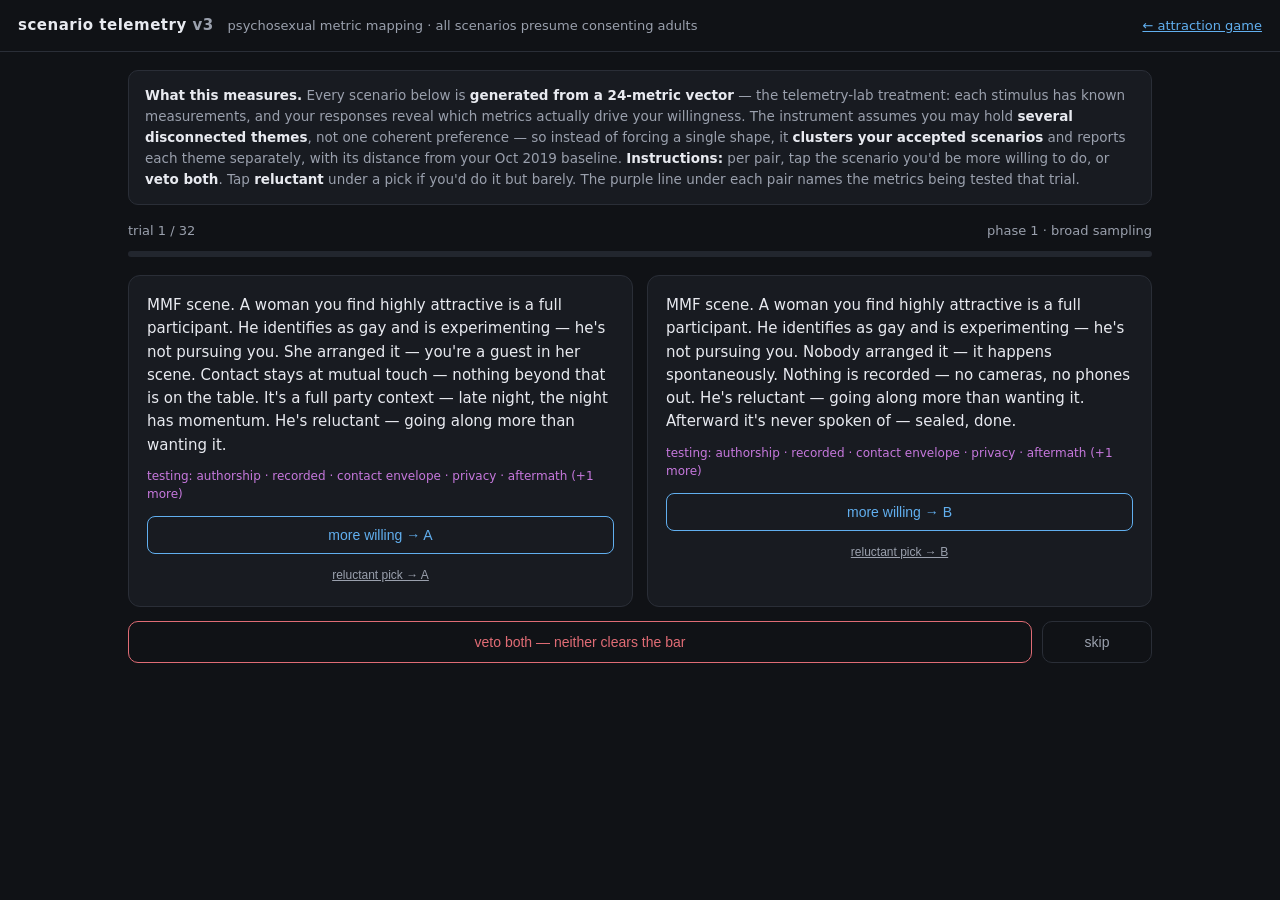
<file: scenario-v3.html>
<!DOCTYPE html>
<html lang="en">
<head>
<meta charset="utf-8">
<meta name="viewport" content="width=device-width, initial-scale=1">
<title>scenario telemetry v3 — psychosexual metric mapping</title>
<style>
  :root { --bg:#101216; --panel:#181b21; --line:#2a2e37; --txt:#e8eaf0; --dim:#9aa0ad; --acc:#7fd08c; --veto:#e06c75; --pick:#61afef; --gold:#e5c07b; --vio:#c678dd; }
  * { box-sizing:border-box; }
  body { margin:0; background:var(--bg); color:var(--txt); font:15px/1.55 -apple-system,system-ui,sans-serif; }
  header { padding:14px 18px; border-bottom:1px solid var(--line); display:flex; gap:14px; align-items:baseline; flex-wrap:wrap; }
  header .brand { font-weight:700; letter-spacing:.5px; }
  header .sub { color:var(--dim); font-size:13px; }
  header a { color:var(--pick); font-size:13px; margin-left:auto; }
  main { max-width:1060px; margin:0 auto; padding:18px; }
  .note { background:var(--panel); border:1px solid var(--line); border-radius:10px; padding:14px 16px; color:var(--dim); font-size:13.5px; margin-bottom:16px; }
  .note b { color:var(--txt); }
  #prog { height:6px; background:#22262e; border-radius:3px; overflow:hidden; margin:6px 0 18px; }
  #prog > div { height:100%; width:0; background:var(--acc); transition:width .25s; }
  .trial-meta { color:var(--dim); font-size:13px; margin-bottom:10px; display:flex; justify-content:space-between; gap:10px; flex-wrap:wrap; }
  .cards { display:grid; grid-template-columns:1fr 1fr; gap:14px; }
  @media (max-width:700px){ .cards{ grid-template-columns:1fr; } }
  .card { background:var(--panel); border:1px solid var(--line); border-radius:12px; padding:18px; position:relative; }
  .card p { margin:0 0 10px; }
  .diffline { font-size:12px; color:var(--vio); margin-bottom:12px; }
  .card .pickbtn { display:block; width:100%; padding:10px; border-radius:8px; border:1px solid var(--pick); background:transparent; color:var(--pick); font-size:14px; cursor:pointer; }
  .card .pickbtn:hover { background:rgba(97,175,239,.12); }
  .card .relbtn { display:block; width:100%; margin-top:8px; padding:6px; border:none; background:transparent; color:var(--dim); font-size:12px; cursor:pointer; text-decoration:underline; }
  .card .relbtn:hover { color:var(--gold); }
  .badge2019 { position:absolute; top:10px; right:12px; font-size:11px; color:var(--gold); border:1px solid var(--gold); border-radius:20px; padding:2px 10px; }
  .actions { display:flex; gap:10px; margin-top:14px; }
  .actions button { flex:1; padding:12px; border-radius:10px; font-size:14px; cursor:pointer; }
  #vetoBoth { background:transparent; border:1px solid var(--veto); color:var(--veto); }
  #vetoBoth:hover { background:rgba(224,108,117,.12); }
  #skipBtn { background:transparent; border:1px solid var(--line); color:var(--dim); flex:0 0 110px; }
  table { width:100%; border-collapse:collapse; margin:14px 0; font-size:13.5px; }
  th, td { text-align:left; padding:8px 10px; border-bottom:1px solid var(--line); vertical-align:top; }
  th { color:var(--dim); font-weight:600; }
  .bar { display:inline-block; height:8px; border-radius:4px; background:var(--pick); vertical-align:middle; }
  .barv { display:inline-block; height:8px; border-radius:4px; background:var(--veto); vertical-align:middle; }
  .ok { color:var(--acc); } .bad { color:var(--veto); } .mid { color:var(--dim); } .soft { color:var(--gold); } .vio { color:var(--vio); }
  .verdict { background:var(--panel); border:1px solid var(--line); border-left:4px solid var(--vio); border-radius:10px; padding:16px 18px; margin:18px 0; }
  .verdict h3 { margin:0 0 8px; }
  .theme { background:var(--panel); border:1px solid var(--line); border-radius:10px; padding:14px 16px; margin:12px 0; }
  .theme h4 { margin:0 0 6px; }
  .btnrow { display:flex; gap:10px; margin-top:16px; flex-wrap:wrap; }
  .btnrow button { padding:10px 16px; border-radius:8px; border:1px solid var(--line); background:var(--panel); color:var(--txt); cursor:pointer; font-size:14px; }
  .btnrow button:hover { border-color:var(--pick); }
  .hidden { display:none; }
  .conf { font-size:12px; color:var(--dim); }
  h3.sec { margin:26px 0 4px; }
</style>
</head>
<body>
<header>
  <span class="brand">scenario telemetry <span style="color:var(--dim)">v3</span></span>
  <span class="sub">psychosexual metric mapping · all scenarios presume consenting adults</span>
  <a href="index.html">← attraction game</a>
</header>
<main>
  <div class="note" id="introNote">
    <b>What this measures.</b> Every scenario below is <b>generated from a 24-metric vector</b> —
    the telemetry-lab treatment: each stimulus has known measurements, and your responses reveal
    which metrics actually drive your willingness. The instrument assumes you may hold
    <b>several disconnected themes</b>, not one coherent preference — so instead of forcing a single
    shape, it <b>clusters your accepted scenarios</b> and reports each theme separately, with its
    distance from your Oct 2019 baseline.
    <b>Instructions:</b> per pair, tap the scenario you'd be more willing to do, or <b>veto both</b>.
    Tap <b>reluctant</b> under a pick if you'd do it but barely. The purple line under each pair names
    the metrics being tested that trial.
  </div>

  <div id="playView">
    <div class="trial-meta"><span id="trialLabel">trial 1</span><span id="phaseLabel">phase 1 · broad sampling</span></div>
    <div id="prog"><div></div></div>
    <div class="cards">
      <div class="card" id="cardA"><p id="textA"></p><div class="diffline" id="diffA"></div><button class="pickbtn" id="pickA">more willing → A</button><button class="relbtn" id="relA">reluctant pick → A</button></div>
      <div class="card" id="cardB"><p id="textB"></p><div class="diffline" id="diffB"></div><button class="pickbtn" id="pickB">more willing → B</button><button class="relbtn" id="relB">reluctant pick → B</button></div>
    </div>
    <div class="actions">
      <button id="vetoBoth">veto both — neither clears the bar</button>
      <button id="skipBtn">skip</button>
    </div>
  </div>

  <div id="doneView" class="hidden">
    <div class="verdict" id="verdictBox"></div>
    <h3 class="sec">metric importance <span class="conf">— what actually moved your answers, ranked</span></h3>
    <div id="importanceBox"></div>
    <h3 class="sec">themes <span class="conf">— disconnected clusters in your accepts</span></h3>
    <div id="themeBox"></div>
    <h3 class="sec">session log</h3>
    <div id="sessLog" class="conf" style="white-space:pre-wrap"></div>
    <div class="btnrow">
      <button id="moreBtn">run 16 more isolation trials</button>
      <button id="dlBtn">download session JSON</button>
      <button id="restartBtn">restart</button>
    </div>
  </div>
</main>
<script>
"use strict";
/* 24-metric psychosexual telemetry. Baseline = Oct 20 2019 coordinates (some inferred). */
const METRICS = [
  { k:"S_sub",  name:"arousal substrate",  lv:["no woman","woman peripheral","woman central"], base:2 },
  { k:"F_attr", name:"her attractiveness",  lv:["neutral","somewhat","highly"], base:2 },
  { k:"P_pur",  name:"pursuit direction",   lv:["he experiments","mild interest","he pursues you"], base:0 },
  { k:"N_x",    name:"taboo charge",        lv:["routine","you cross alone","mutual crossing"], base:2 },
  { k:"A_auth", name:"authorship",          lv:["spontaneous","she directs","you direct"], base:2 },
  { k:"film",   name:"recorded",            lv:["not recorded","ambiguous","filmed"], base:2 },
  { k:"E_env",  name:"contact envelope",    lv:["touch only","includes oral","open-ended"], base:1 },
  { k:"novel",  name:"novelty",             lv:["routine","familiar","first-time"], base:2 },
  { k:"priv",   name:"privacy",             lv:["private","semi-private","exposure risk"], base:0 },
  { k:"recip",  name:"reciprocity",         lv:["you give","mutual","you receive"], base:1 },
  { k:"M_fam",  name:"his familiarity",     lv:["stranger","acquaintance","friend"], base:0 },
  { k:"intim",  name:"emotional tone",      lv:["detached","playful","intimate"], base:1 },
  { k:"F_init", name:"who proposed",        lv:["you did","mutual","she did"], base:1 },
  { k:"after",  name:"aftermath",           lv:["never spoken of","friendly","ongoing dynamic"], base:2 },
  { k:"turf",   name:"turf",                lv:["yours","neutral","hers"], base:0 },
  { k:"party",  name:"party context",       lv:["sober","drinking","full party"], base:0 },
  { k:"M_age",  name:"his age vs you",      lv:["younger","similar","older"], base:1 },
  { k:"inten",  name:"physical intensity",  lv:["gentle","moderate","intense"], base:1 },
  { k:"expl",   name:"explicitness",        lv:["unspoken","negotiated","explicit talk"], base:1 },
  { k:"dur",    name:"duration",            lv:["brief scene","an evening","ongoing"], base:1 },
  { k:"atten",  name:"your spotlight",      lv:["you're the focus","shared","you're peripheral"], base:1 },
  { k:"visib",  name:"visibility",          lv:["fully private","circle knows","could get out"], base:0 },
  { k:"F_part", name:"her participation",   lv:["watches","partial","full"], base:2 },
  { k:"M_enth", name:"his enthusiasm",      lv:["reluctant","willing","eager"], base:1 }
];
const MKEYS = METRICS.map(m => m.k);
const MNAME = Object.fromEntries(METRICS.map(m => [m.k, m.name]));
const BASE = Object.fromEntries(METRICS.map(m => [m.k, m.base]));
/* Structural clauses (S, P, A always surface in text) */
function sOpener(v){ return v===2 ? "MMF scene. A woman you find highly attractive is a full participant."
  : v===1 ? "A woman you find attractive is present — watching, not participating."
  : "No woman present. It's you and him."; }
function pClause(v){ return v===0 ? "He identifies as gay and is experimenting — he's not pursuing you."
  : v===1 ? "He's bisexual, with mild interest in you."
  : "He's openly attracted to you and pursuing."; }
function aClause(v){ return v===2 ? "You arranged and directed it."
  : v===1 ? "She arranged it — you're a guest in her scene."
  : "Nobody arranged it — it happens spontaneously."; }
/* Fragments for non-baseline levels (clinical, terse) */
const FRAG = {
  F_attr:{ 0:"The woman involved is someone you're neutral on — pleasant, not someone you'd pursue.", 1:"The woman involved is attractive enough, though not especially your type." },
  N_x:{ 0:"Nothing about this crosses a boundary for anyone — it's ordinary for all involved.", 1:"You're the only one crossing a line here — for him, this is nothing new." },
  film:{ 0:"Nothing is recorded — no cameras, no phones out.", 1:"Whether anyone's recording is left ambiguous — it might be, it might not." },
  E_env:{ 0:"Contact stays at mutual touch — nothing beyond that is on the table.", 2:"There are no preset limits — the contact goes wherever it goes." },
  novel:{ 0:"You've run this exact scene before — the novelty wore off a while ago.", 1:"This is familiar territory — you've done adjacent versions of it." },
  priv:{ 1:"It's semi-private — a party setting, others around but not involved.", 2:"There is a real chance this gets out — people will know." },
  recip:{ 0:"The physical attention flows one way — you're giving, not receiving.", 2:"He's focused on you — you're receiving more than you're giving." },
  M_fam:{ 1:"He's an acquaintance — you've hung out, but he's not a close friend.", 2:"He's a genuine friend — someone you know well and trust." },
  intim:{ 0:"The tone is detached — mechanical, no warmth to it.", 2:"The tone is intimate — real warmth and closeness, not just play." },
  F_init:{ 0:"You proposed the whole thing — it was your idea from the start.", 2:"She proposed it — you said yes to her plan." },
  after:{ 0:"Afterward it's never spoken of — sealed, done.", 1:"Afterward you're friendly — warm, but it doesn't become a thing." },
  turf:{ 1:"It's on neutral ground — a hotel, somewhere neither of you lives.", 2:"It's her place — you're the guest." },
  party:{ 1:"There's casual drinking involved — loosened up, not drunk.", 2:"It's a full party context — late night, the night has momentum." },
  M_age:{ 0:"He's noticeably younger than you.", 2:"He's noticeably older than you." },
  inten:{ 0:"The physical tone is gentle — slow, careful.", 2:"The physical tone is intense — rough edges, high energy." },
  expl:{ 0:"Nothing is discussed beforehand — it happens without words.", 2:"Everything is talked through explicitly first — including dirty talk as part of it." },
  dur:{ 0:"It's brief — a single contained scene, then it's over.", 2:"It's an ongoing arrangement — this becomes a recurring thing." },
  atten:{ 0:"You're the focus of the scene — most of the attention is on you.", 2:"You're peripheral — the scene centers on them, you're adjacent to it." },
  visib:{ 1:"Your circle would know — it's not hidden from people around you.", 2:"It could get out beyond your circle — and be used." },
  F_part:{ 0:"She only watches — she doesn't take part.", 1:"She takes part partially — involved, but not fully." },
  M_enth:{ 0:"He's reluctant — going along more than wanting it.", 2:"He's eager — clearly wants to be there." }
};
const STRUCT = new Set(["S_sub","P_pur","A_auth"]);
let scenSeq = 0;
function compose(vec, focusKeys) {
  const parts = [ sOpener(vec.S_sub), pClause(vec.P_pur), aClause(vec.A_auth) ];
  const skip = new Set();
  if (vec.S_sub === 0) { skip.add("F_attr"); skip.add("F_part"); } // no woman in scene — her metrics are void
  const fragKeys = (focusKeys || MKEYS.filter(k => !STRUCT.has(k) && vec[k] !== BASE[k]));
  const ordered = [...fragKeys].sort((a,b) => (focusKeys&&focusKeys.includes(a)?0:1) - (focusKeys&&focusKeys.includes(b)?0:1));
  for (const k of ordered.slice(0,4)) {
    if (skip.has(k)) continue;
    const f = FRAG[k] && FRAG[k][vec[k]];
    if (f) parts.push(f);
  }
  return parts.join(" ");
}
function perturb(base, n, onlyKeys) {
  const vec = { ...base };
  const pool = (onlyKeys || MKEYS).filter(k => true);
  const shuffled = [...pool].sort(() => Math.random() - 0.5);
  const chosen = [];
  for (const k of shuffled) {
    if (chosen.length >= n) break;
    const opts = [0,1,2].filter(v => v !== vec[k]);
    vec[k] = opts[Math.floor(Math.random() * opts.length)];
    chosen.push(k);
  }
  return { vec, chosen };
}
function mkScen(vec, focusKeys) {
  return { id: "g" + (++scenSeq), vec: { ...vec }, text: compose(vec, focusKeys) };
}
function diffKeys(a, b) { return MKEYS.filter(k => a.vec[k] !== b.vec[k]); }
function is2019(s) { return MKEYS.every(k => s.vec[k] === BASE[k]); }
/* ---- trial generation ---- */
const P1_N = 16, P2_N = 16;
let TOTAL = P1_N + P2_N, trials = [], phase = 1;
function broadPair() {
  for (let i = 0; i < 200; i++) {
    const pa = perturb(BASE, 3 + Math.floor(Math.random()*4));
    const pb = perturb(BASE, 3 + Math.floor(Math.random()*4));
    const a = mkScen(pa.vec, pa.chosen), b = mkScen(pb.vec, pb.chosen);
    const d = diffKeys(a,b).length;
    if (d >= 4 && d <= 10) return [a,b];
  }
  const pa = perturb(BASE,4), pb = perturb(BASE,4);
  return [mkScen(pa.vec,pa.chosen), mkScen(pb.vec,pb.chosen)];
}
function metricStats() {
  const st = {};
  for (const m of METRICS) { st[m.k] = [ {exp:0,pick:0,veto:0,rel:0}, {exp:0,pick:0,veto:0,rel:0}, {exp:0,pick:0,veto:0,rel:0} ]; }
  for (const t of trials) {
    for (const s of [t.a, t.b]) for (const m of METRICS) {
      const r = st[m.k][s.vec[m.k]]; r.exp++;
      if (t.resp === "V") r.veto++;
    }
    if (t.resp === "A" || t.resp === "B") {
      const w = t.resp === "A" ? t.a : t.b;
      for (const m of METRICS) { const r = st[m.k][w.vec[m.k]]; r.pick++; if (t.rel) r.rel++; }
    }
  }
  return st;
}
function discrimination(st, k) {
  const rs = st[k].map((r,i) => r.exp >= 2 ? r.pick / r.exp : null).filter(x => x !== null);
  if (rs.length < 2) return 0;
  return Math.max(...rs) - Math.min(...rs);
}
function targetMetric() {
  const st = metricStats(); let best = null, bestScore = -1;
  for (const m of METRICS) {
    const under = st[m.k].filter(r => r.exp < 4).length;
    const d = discrimination(st, m.k);
    const score = under * 0.6 + (1 - d) * 0.4;
    if (score > bestScore) { bestScore = score; best = m.k; }
  }
  return best;
}
function isoPair() {
  const tk = targetMetric();
  for (let i = 0; i < 200; i++) {
    const base = perturb(BASE, 1 + Math.floor(Math.random()*3));
    const lv = [0,1,2].filter(v => v !== base.vec[tk]);
    const l1 = base.vec[tk], l2 = lv[Math.floor(Math.random()*lv.length)];
    const va = { ...base.vec, [tk]: l1 }, vb = { ...base.vec, [tk]: l2 };
    const focus = [...new Set([...base.chosen, tk])];
    const a = mkScen(va, focus), b = mkScen(vb, focus);
    return [a,b];
  }
}
function nextPair() {
  phase = trials.length < P1_N ? 1 : 2;
  return phase === 1 ? broadPair() : isoPair();
}
/* ---- k-means (for theme discovery on accepts) ---- */
function kmeans(points, k, restarts) {
  const dim = points[0].length;
  let best = null;
  for (let r = 0; r < restarts; r++) {
    let cent = [];
    cent.push(points[Math.floor(Math.random()*points.length)].slice());
    while (cent.length < k) {
      const d2 = points.map(p => Math.min(...cent.map(c => dist2(p,c))));
      const sum = d2.reduce((a,b)=>a+b,0) || 1;
      let x = Math.random()*sum, idx = 0;
      for (let i=0;i<d2.length;i++){ x -= d2[i]; if (x<=0){ idx=i; break; } }
      cent.push(points[idx].slice());
    }
    let assign = new Array(points.length).fill(0);
    for (let it=0; it<25; it++) {
      let changed = false;
      for (let i=0;i<points.length;i++){
        let bi=0, bd=Infinity;
        for (let c=0;c<k;c++){ const d=dist2(points[i],cent[c]); if(d<bd){bd=d;bi=c;} }
        if (assign[i]!==bi){ assign[i]=bi; changed=true; }
      }
      if (!changed) break;
      const sums = Array.from({length:k},()=>new Array(dim).fill(0));
      const cnts = new Array(k).fill(0);
      for (let i=0;i<points.length;i++){ cnts[assign[i]]++; for(let d=0;d<dim;d++) sums[assign[i]][d]+=points[i][d]; }
      for (let c=0;c<k;c++) if (cnts[c]) for(let d=0;d<dim;d++) cent[c][d]=sums[c][d]/cnts[c];
    }
    let wcss=0;
    for (let i=0;i<points.length;i++) wcss+=dist2(points[i],cent[assign[i]]);
    if (!best || wcss<best.wcss) best={assign,wcss,cent};
  }
  return best;
}
function dist2(a,b){ let s=0; for(let i=0;i<a.length;i++){ const d=a[i]-b[i]; s+=d*d; } return s; }
function silhouette(points, assign, k){
  const n=points.length; let tot=0, cnt=0;
  const dm=[];
  for(let i=0;i<n;i++){ dm[i]=[]; for(let j=0;j<n;j++) dm[i][j]=Math.sqrt(dist2(points[i],points[j])); }
  for(let i=0;i<n;i++){
    const same=[]; const other={};
    for(let j=0;j<n;j++){ if(i===j) continue; if(assign[j]===assign[i]) same.push(dm[i][j]); else { (other[assign[j]]=other[assign[j]]||[]).push(dm[i][j]); } }
    if(!same.length) continue;
    const a=same.reduce((x,y)=>x+y,0)/same.length;
    const b=Math.min(...Object.values(other).map(v=>v.reduce((x,y)=>x+y,0)/v.length));
    tot+=(b-a)/Math.max(a,b); cnt++;
  }
  return cnt?tot/cnt:0;
}
/* ---- ui ---- */
let cur = null;
function render() {
  const done = trials.length >= TOTAL;
  document.getElementById("playView").classList.toggle("hidden", done);
  document.getElementById("doneView").classList.toggle("hidden", !done);
  document.getElementById("introNote").classList.toggle("hidden", done);
  if (done) { renderResults(); return; }
  const pr = nextPair();
  const flip = Math.random() < 0.5;
  const L = flip ? pr[1] : pr[0], R = flip ? pr[0] : pr[1];
  cur = { a: L, b: R };
  const dk = diffKeys(L,R);
  const diffTxt = "testing: " + dk.slice(0,5).map(k=>MNAME[k]).join(" · ") + (dk.length>5 ? ` (+${dk.length-5} more)` : "");
  for (const [side, s] of [["A",L],["B",R]]) {
    document.getElementById("text"+side).textContent = s.text;
    document.getElementById("diff"+side).textContent = diffTxt;
    const card = document.getElementById("card"+side);
    const old = card.querySelector(".badge2019"); if (old) old.remove();
    if (is2019(s)) { const b=document.createElement("span"); b.className="badge2019"; b.textContent="★ 2019 shape"; card.appendChild(b); }
  }
  document.getElementById("trialLabel").textContent = `trial ${trials.length+1} / ${TOTAL}`;
  document.getElementById("phaseLabel").textContent = phase===1 ? "phase 1 · broad sampling" : "phase 2 · metric isolation";
  document.querySelector("#prog > div").style.width = (trials.length/TOTAL*100)+"%";
}
function respond(r, rel) {
  if (!cur || trials.length >= TOTAL) return;
  trials.push({ a:cur.a, b:cur.b, resp:r, rel:!!rel&&(r==="A"||r==="B"), phase });
  try { localStorage.setItem("scen_tel_v3", JSON.stringify(trials.map(t=>({a:t.a.vec,b:t.b.vec,resp:t.resp,rel:t.rel,phase:t.phase})))); } catch(e){}
  render();
}
document.getElementById("pickA").onclick=()=>respond("A",false);
document.getElementById("pickB").onclick=()=>respond("B",false);
document.getElementById("relA").onclick=()=>respond("A",true);
document.getElementById("relB").onclick=()=>respond("B",true);
document.getElementById("vetoBoth").onclick=()=>respond("V",false);
document.getElementById("skipBtn").onclick=()=>{ if(cur&&trials.length<TOTAL) render(); };
function conf(n){ return n>=8?"confirmed":n>=4?"leaning":n>=1?"weak":"—"; }
function renderResults(){
  document.querySelector("#prog > div").style.width="100%";
  const st = metricStats();
  /* --- metric importance --- */
  const imp = METRICS.map(m=>{
    const d = discrimination(st, m.k);
    const totExp = st[m.k].reduce((a,r)=>a+r.exp,0);
    return { m, d, totExp };
  }).sort((a,b)=>b.d-a.d);
  let ih = `<table><tr><th>#</th><th>metric</th><th>discrimination</th><th>levels (pick rate)</th><th></th></tr>`;
  imp.forEach((it,i)=>{
    const cells = st[it.m.k].map((r,l)=>`${it.m.lv[l]}: ${r.exp?Math.round(r.pick/r.exp*100)+"%":"—"}`).join(" · ");
    ih += `<tr><td>${i+1}</td><td>${it.m.name}</td><td><span class="bar" style="width:${Math.round(it.d*160)}px"></span> ${Math.round(it.d*100)}%</td><td class="conf">${cells}</td><td class="conf">${conf(it.totExp/3)}</td></tr>`;
  });
  document.getElementById("importanceBox").innerHTML = ih+"</table>";
  /* --- hard vetoes / clean clears --- */
  const vetoRows=[], clearRows=[];
  for (const m of METRICS) st[m.k].forEach((r,l)=>{
    if (r.exp>=3){
      const vr=r.veto/r.exp, pr=r.pick/r.exp;
      if (vr>=0.6) vetoRows.push({t:`${m.name} = ${m.lv[l]}`,vr,exp:r.exp});
      if (vr<=0.2 && pr>=0.4) clearRows.push({t:`${m.name} = ${m.lv[l]}`,pr,exp:r.exp});
    }
  });
  vetoRows.sort((a,b)=>b.vr-a.vr); clearRows.sort((a,b)=>b.pr-a.pr);
  /* --- themes: cluster accepts --- */
  const accepts = [];
  for (const t of trials) if (t.resp==="A"||t.resp==="B") accepts.push(t.resp==="A"?t.a:t.b);
  let themeHTML = "";
  if (accepts.length >= 8) {
    const allPts = [];
    for (const t of trials) for (const s of [t.a,t.b]) allPts.push(MKEYS.map(k=>s.vec[k]));
    const mean = MKEYS.map((k,ki)=>allPts.reduce((a,p)=>a+p[ki],0)/allPts.length);
    const sd = MKEYS.map((k,ki)=>{ const v=allPts.reduce((a,p)=>a+(p[ki]-mean[ki])**2,0)/allPts.length; return Math.sqrt(v)||1; });
    const Z = p => p.map((v,i)=>(v-mean[i])/sd[i]);
    const pts = accepts.map(s=>Z(MKEYS.map(k=>s.vec[k])));
    const zBase = Z(MKEYS.map(k=>BASE[k]));
    const accMean = pts[0].map((_,i)=>pts.reduce((a,p)=>a+p[i],0)/pts.length);
    let bestK=0, bestSil=-1, bestRes=null;
    for (const k of [2,3]) {
      if (pts.length < k*3) continue;
      const res = kmeans(pts, k, 4);
      const sil = silhouette(pts, res.assign, k);
      if (sil>bestSil){ bestSil=sil; bestK=k; bestRes=res; }
    }
    if (bestK>=2 && bestSil>=0.18) {
      themeHTML += `<p class="conf">k=${bestK} themes resolved from ${accepts.length} accepts (silhouette ${bestSil.toFixed(2)}). Each theme's defining metrics are where it diverges most from your average accept.</p>`;
      for (let c=0;c<bestK;c++){
        const members = accepts.filter((_,i)=>bestRes.assign[i]===c);
        const cm = pts[0].map((_,i)=>{ const mp=pts.filter((_,j)=>bestRes.assign[j]===c); return mp.reduce((a,p)=>a+p[i],0)/mp.length; });
        const dBase = Math.sqrt(dist2(cm,zBase)/MKEYS.length);
        const defs = MKEYS.map((k,i)=>({k, dev:cm[i]-accMean[i]}))
          .sort((a,b)=>Math.abs(b.dev)-Math.abs(a.dev)).slice(0,4)
          .map(o=>`${o.dev>0?"higher":"lower"} ${MNAME[o.k]} (${o.dev>0?"+":""}${o.dev.toFixed(1)}σ)`);
        themeHTML += `<div class="theme"><h4>theme ${String.fromCharCode(65+c)} <span class="conf">— ${members.length} accepts · ${dBase.toFixed(1)}σ from your 2019 baseline</span></h4><p>${defs.join("<br>")}</p><p class="conf">members: ${members.map(m=>m.id).join(", ")}</p></div>`;
      }
    } else {
      themeHTML = `<p class="conf">${accepts.length} accepts form a single coherent cloud (silhouette ${bestSil.toFixed(2)}) — no disconnected themes resolved. One preference shape, not several.</p>`;
    }
  } else {
    themeHTML = `<p class="conf">only ${accepts.length} accepts — need ≥8 to resolve themes. Run more trials.</p>`;
  }
  document.getElementById("themeBox").innerHTML = themeHTML;
  const baseTxt = METRICS.map(m=>`${m.name}=${m.lv[m.base]}`).join(" · ");
  document.getElementById("verdictBox").innerHTML =
    `<h3>readout</h3>` +
    (vetoRows.length?`<p><b class="bad">hard vetoes:</b><br>${vetoRows.slice(0,6).map(r=>`${r.t} <span class="conf">(${Math.round(r.vr*100)}% veto, n=${r.exp})</span>`).join("<br>")}</p>`:"<p>No hard vetoes crossed threshold.</p>") +
    (clearRows.length?`<p><b class="ok">clean clears:</b><br>${clearRows.slice(0,6).map(r=>`${r.t} <span class="conf">(${Math.round(r.pr*100)}% picked, n=${r.exp})</span>`).join("<br>")}</p>`:"") +
    `<p class="conf">n=${trials.length} trials · ${trials.filter(t=>t.resp==="V").length} double-vetoes · ${accepts.length} accepts · 2019 baseline: ${baseTxt}.</p>`;
  document.getElementById("sessLog").textContent =
    trials.map((t,i)=>`${i+1}. [${t.phase===1?"broad":"iso"}] ${t.a.id} vs ${t.b.id} → ${t.resp==="V"?"VETO BOTH":"picked "+t.resp+(t.rel?" (reluctant)":"")} · Δ=${diffKeys(t.a,t.b).map(k=>MNAME[k]).join(",")}`).join("\n");
  try{ localStorage.setItem("scen_tel_done_v3","1"); }catch(e){}
}
document.getElementById("moreBtn").onclick=()=>{ TOTAL+=16; render(); };
document.getElementById("dlBtn").onclick=()=>{
  const blob=new Blob([JSON.stringify({ts:new Date().toISOString(),version:3,metrics:METRICS,baseline:BASE,
    trials:trials.map(t=>({a:t.a.vec,b:t.b.vec,resp:t.resp,reluctant:t.rel,phase:t.phase}))},null,1)],{type:"application/json"});
  const u=URL.createObjectURL(blob), a=document.createElement("a");
  a.href=u; a.download="scenario-telemetry-v3.json"; a.click(); URL.revokeObjectURL(u);
};
document.getElementById("restartBtn").onclick=()=>{ trials=[]; scenSeq=0; TOTAL=P1_N+P2_N; try{localStorage.removeItem("scen_tel_v3");}catch(e){} render(); };
render();
</script>
</body>
</html>
</file>
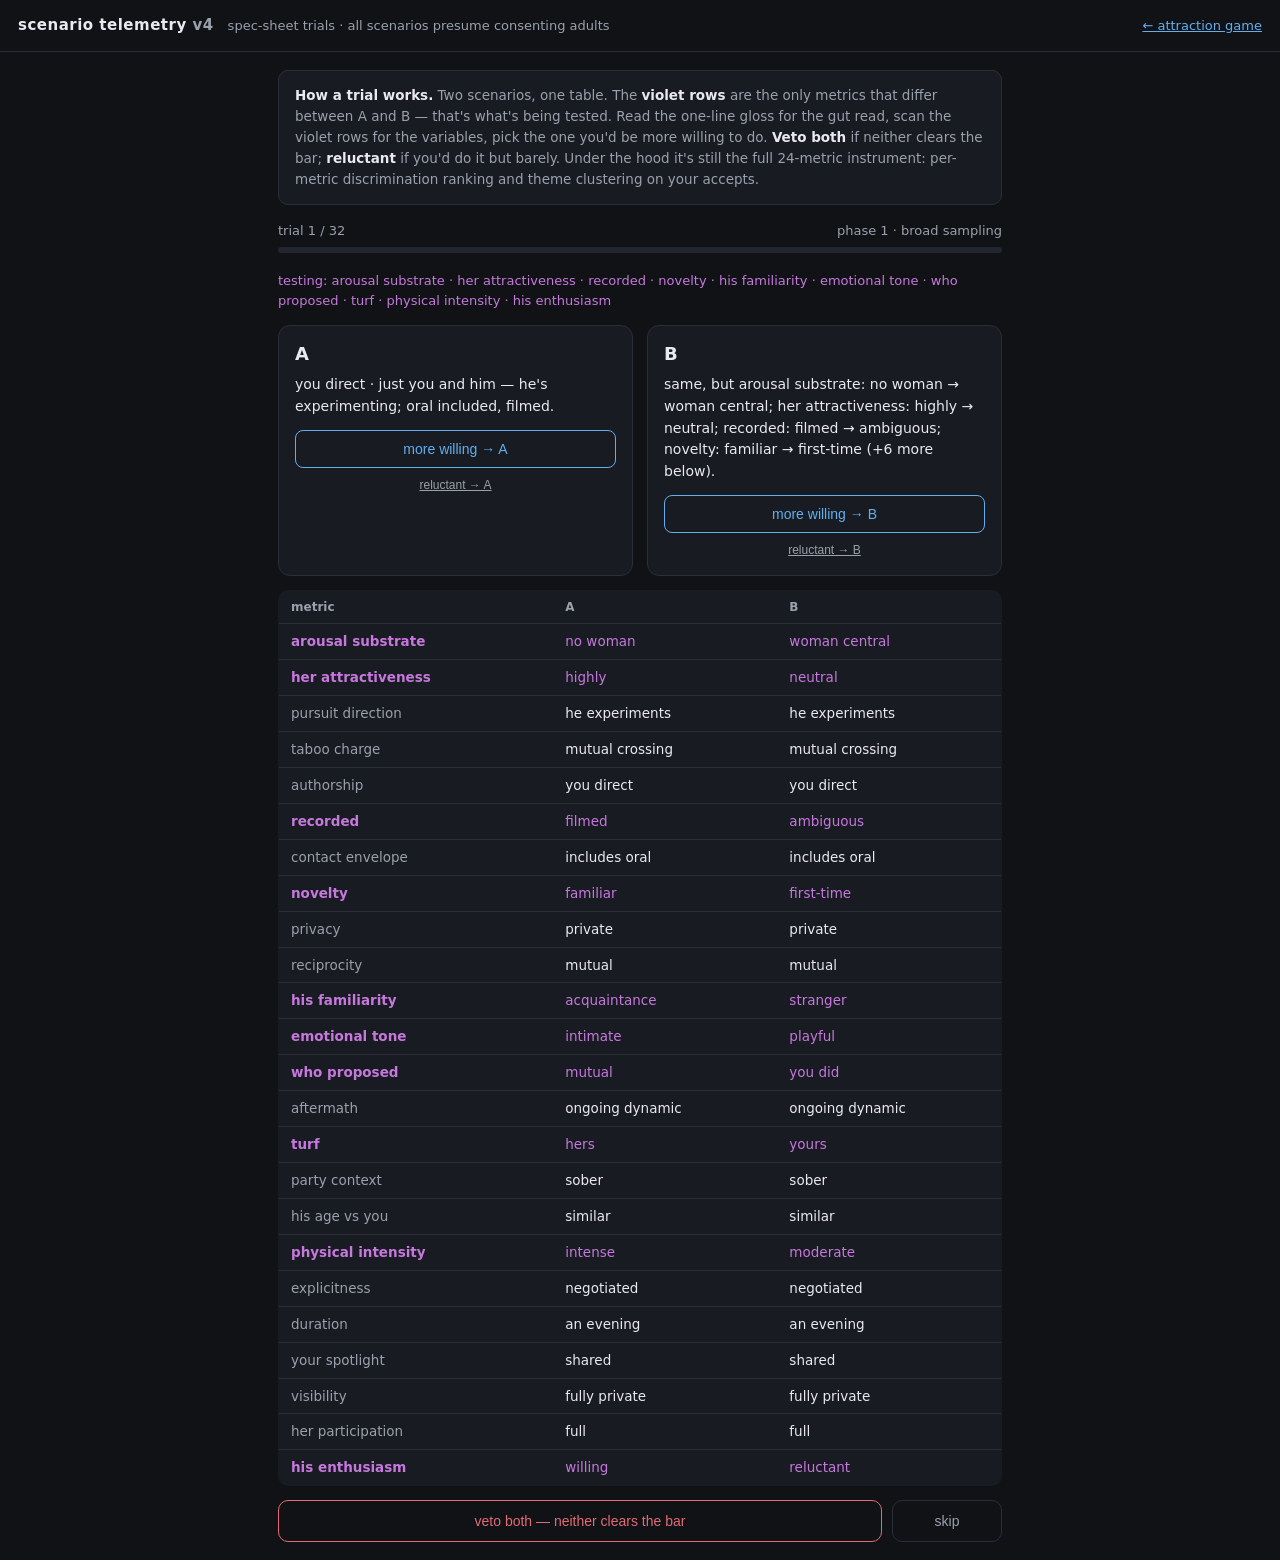
<file: scenario-v4.html>
<!DOCTYPE html>
<html lang="en">
<head>
<meta charset="utf-8">
<meta name="viewport" content="width=device-width, initial-scale=1">
<title>scenario telemetry v4 — spec-sheet trials</title>
<style>
  :root { --bg:#101216; --panel:#181b21; --line:#2a2e37; --txt:#e8eaf0; --dim:#9aa0ad; --acc:#7fd08c; --veto:#e06c75; --pick:#61afef; --gold:#e5c07b; --vio:#c678dd; }
  * { box-sizing:border-box; }
  body { margin:0; background:var(--bg); color:var(--txt); font:15px/1.55 -apple-system,system-ui,sans-serif; }
  header { padding:14px 18px; border-bottom:1px solid var(--line); display:flex; gap:14px; align-items:baseline; flex-wrap:wrap; }
  header .brand { font-weight:700; letter-spacing:.5px; }
  header .sub { color:var(--dim); font-size:13px; }
  header a { color:var(--pick); font-size:13px; margin-left:auto; }
  main { max-width:760px; margin:0 auto; padding:18px; }
  .note { background:var(--panel); border:1px solid var(--line); border-radius:10px; padding:14px 16px; color:var(--dim); font-size:13.5px; margin-bottom:16px; }
  .note b { color:var(--txt); }
  #prog { height:6px; background:#22262e; border-radius:3px; overflow:hidden; margin:6px 0 18px; }
  #prog > div { height:100%; width:0; background:var(--acc); transition:width .25s; }
  .trial-meta { color:var(--dim); font-size:13px; margin-bottom:4px; display:flex; justify-content:space-between; gap:10px; flex-wrap:wrap; }
  .testing { color:var(--vio); font-size:13px; margin-bottom:14px; }
  .glosses { display:grid; grid-template-columns:1fr 1fr; gap:14px; margin-bottom:14px; }
  @media (max-width:600px){ .glosses{ grid-template-columns:1fr; } }
  .gloss { background:var(--panel); border:1px solid var(--line); border-radius:12px; padding:14px 16px; }
  .gloss .glabel { font-weight:700; font-size:18px; margin-bottom:6px; display:flex; align-items:center; gap:8px; }
  .gloss p { margin:0 0 12px; font-size:14px; }
  .gloss .pickbtn { display:block; width:100%; padding:10px; border-radius:8px; border:1px solid var(--pick); background:transparent; color:var(--pick); font-size:14px; cursor:pointer; }
  .gloss .pickbtn:hover { background:rgba(97,175,239,.12); }
  .gloss .relbtn { display:block; width:100%; margin-top:6px; padding:4px; border:none; background:transparent; color:var(--dim); font-size:12px; cursor:pointer; text-decoration:underline; }
  .gloss .relbtn:hover { color:var(--gold); }
  .badge2019 { font-size:11px; color:var(--gold); border:1px solid var(--gold); border-radius:20px; padding:2px 10px; font-weight:400; }
  table.spec { width:100%; border-collapse:collapse; margin:0 0 14px; font-size:13.5px; background:var(--panel); border:1px solid var(--line); border-radius:10px; overflow:hidden; }
  table.spec th, table.spec td { text-align:left; padding:7px 12px; border-bottom:1px solid var(--line); }
  table.spec th { color:var(--dim); font-weight:600; font-size:12px; }
  table.spec td.mk { color:var(--dim); width:38%; }
  table.spec tr.hot td { color:var(--vio); }
  table.spec tr.hot td.mk { color:var(--vio); font-weight:600; }
  table.spec td.va, table.spec td.vb { width:31%; }
  .actions { display:flex; gap:10px; margin-top:4px; }
  .actions button { flex:1; padding:12px; border-radius:10px; font-size:14px; cursor:pointer; }
  #vetoBoth { background:transparent; border:1px solid var(--veto); color:var(--veto); }
  #vetoBoth:hover { background:rgba(224,108,117,.12); }
  #skipBtn { background:transparent; border:1px solid var(--line); color:var(--dim); flex:0 0 110px; }
  table { width:100%; border-collapse:collapse; margin:14px 0; font-size:13.5px; }
  th, td { text-align:left; padding:8px 10px; border-bottom:1px solid var(--line); vertical-align:top; }
  th { color:var(--dim); font-weight:600; }
  .bar { display:inline-block; height:8px; border-radius:4px; background:var(--pick); vertical-align:middle; }
  .ok { color:var(--acc); } .bad { color:var(--veto); } .mid { color:var(--dim); } .soft { color:var(--gold); }
  .verdict { background:var(--panel); border:1px solid var(--line); border-left:4px solid var(--vio); border-radius:10px; padding:16px 18px; margin:18px 0; }
  .verdict h3 { margin:0 0 8px; }
  .theme { background:var(--panel); border:1px solid var(--line); border-radius:10px; padding:14px 16px; margin:12px 0; }
  .theme h4 { margin:0 0 6px; }
  .btnrow { display:flex; gap:10px; margin-top:16px; flex-wrap:wrap; }
  .btnrow button { padding:10px 16px; border-radius:8px; border:1px solid var(--line); background:var(--panel); color:var(--txt); cursor:pointer; font-size:14px; }
  .btnrow button:hover { border-color:var(--pick); }
  .hidden { display:none; }
  .conf { font-size:12px; color:var(--dim); }
  h3.sec { margin:26px 0 4px; }
</style>
</head>
<body>
<header>
  <span class="brand">scenario telemetry <span style="color:var(--dim)">v4</span></span>
  <span class="sub">spec-sheet trials · all scenarios presume consenting adults</span>
  <a href="index.html">← attraction game</a>
</header>
<main>
  <div class="note" id="introNote">
    <b>How a trial works.</b> Two scenarios, one table. The <b>violet rows</b> are the only
    metrics that differ between A and B — that's what's being tested. Read the one-line gloss
    for the gut read, scan the violet rows for the variables, pick the one you'd be more
    willing to do. <b>Veto both</b> if neither clears the bar; <b>reluctant</b> if you'd do
    it but barely. Under the hood it's still the full 24-metric instrument: per-metric
    discrimination ranking and theme clustering on your accepts.
  </div>

  <div id="playView">
    <div class="trial-meta"><span id="trialLabel">trial 1</span><span id="phaseLabel">phase 1 · broad sampling</span></div>
    <div id="prog"><div></div></div>
    <div class="testing" id="testingLine"></div>
    <div class="glosses">
      <div class="gloss"><div class="glabel">A <span id="badgeA"></span></div><p id="glossA"></p>
        <button class="pickbtn" id="pickA">more willing → A</button><button class="relbtn" id="relA">reluctant → A</button></div>
      <div class="gloss"><div class="glabel">B <span id="badgeB"></span></div><p id="glossB"></p>
        <button class="pickbtn" id="pickB">more willing → B</button><button class="relbtn" id="relB">reluctant → B</button></div>
    </div>
    <table class="spec"><thead><tr><th>metric</th><th>A</th><th>B</th></tr></thead><tbody id="specBody"></tbody></table>
    <div class="actions">
      <button id="vetoBoth">veto both — neither clears the bar</button>
      <button id="skipBtn">skip</button>
    </div>
  </div>

  <div id="doneView" class="hidden">
    <div class="verdict" id="verdictBox"></div>
    <h3 class="sec">metric importance <span class="conf">— what actually moved your answers, ranked</span></h3>
    <div id="importanceBox"></div>
    <h3 class="sec">themes <span class="conf">— disconnected clusters in your accepts</span></h3>
    <div id="themeBox"></div>
    <h3 class="sec">session log</h3>
    <div id="sessLog" class="conf" style="white-space:pre-wrap"></div>
    <div class="btnrow">
      <button id="moreBtn">run 16 more isolation trials</button>
      <button id="dlBtn">download session JSON</button>
      <button id="restartBtn">restart</button>
    </div>
  </div>
</main>
<script>
"use strict";
/* 24-metric psychosexual telemetry. Baseline = Oct 20 2019 coordinates (some inferred). */
const METRICS = [
  { k:"S_sub",  name:"arousal substrate",  lv:["no woman","woman peripheral","woman central"], base:2 },
  { k:"F_attr", name:"her attractiveness",  lv:["neutral","somewhat","highly"], base:2 },
  { k:"P_pur",  name:"pursuit direction",   lv:["he experiments","mild interest","he pursues you"], base:0 },
  { k:"N_x",    name:"taboo charge",        lv:["routine","you cross alone","mutual crossing"], base:2 },
  { k:"A_auth", name:"authorship",          lv:["spontaneous","she directs","you direct"], base:2 },
  { k:"film",   name:"recorded",            lv:["not recorded","ambiguous","filmed"], base:2 },
  { k:"E_env",  name:"contact envelope",    lv:["touch only","includes oral","open-ended"], base:1 },
  { k:"novel",  name:"novelty",             lv:["routine","familiar","first-time"], base:2 },
  { k:"priv",   name:"privacy",             lv:["private","semi-private","exposure risk"], base:0 },
  { k:"recip",  name:"reciprocity",         lv:["you give","mutual","you receive"], base:1 },
  { k:"M_fam",  name:"his familiarity",     lv:["stranger","acquaintance","friend"], base:0 },
  { k:"intim",  name:"emotional tone",      lv:["detached","playful","intimate"], base:1 },
  { k:"F_init", name:"who proposed",        lv:["you did","mutual","she did"], base:1 },
  { k:"after",  name:"aftermath",           lv:["never spoken of","friendly","ongoing dynamic"], base:2 },
  { k:"turf",   name:"turf",                lv:["yours","neutral","hers"], base:0 },
  { k:"party",  name:"party context",       lv:["sober","drinking","full party"], base:0 },
  { k:"M_age",  name:"his age vs you",      lv:["younger","similar","older"], base:1 },
  { k:"inten",  name:"physical intensity",  lv:["gentle","moderate","intense"], base:1 },
  { k:"expl",   name:"explicitness",        lv:["unspoken","negotiated","explicit talk"], base:1 },
  { k:"dur",    name:"duration",            lv:["brief scene","an evening","ongoing"], base:1 },
  { k:"atten",  name:"your spotlight",      lv:["you're the focus","shared","you're peripheral"], base:1 },
  { k:"visib",  name:"visibility",          lv:["fully private","circle knows","could get out"], base:0 },
  { k:"F_part", name:"her participation",   lv:["watches","partial","full"], base:2 },
  { k:"M_enth", name:"his enthusiasm",      lv:["reluctant","willing","eager"], base:1 }
];
const MKEYS = METRICS.map(m => m.k);
const MNAME = Object.fromEntries(METRICS.map(m => [m.k, m.name]));
const MLV = Object.fromEntries(METRICS.map(m => [m.k, m.lv]));
const BASE = Object.fromEntries(METRICS.map(m => [m.k, m.base]));

/* ---- one-line glosses: the gut read. B is always expressed as a delta from A. ---- */
function glossA(vec) {
  const a = ["unplanned", "she directs", "you direct"][vec.A_auth];
  const s = vec.S_sub === 2 ? "MMF, she's central and your type"
          : vec.S_sub === 1 ? "she's present, watching"
          : "just you and him";
  const p = ["he's experimenting", "he's mildly into you", "he's pursuing you"][vec.P_pur];
  const e = ["touch only", "oral included", "open-ended"][vec.E_env];
  const f = vec.film === 2 ? ", filmed" : vec.film === 0 ? ", not filmed" : "";
  return `${a} · ${s} — ${p}; ${e}${f}.`;
}
function glossB(a, b) {
  const dk = diffKeys(a, b);
  const clauses = dk.slice(0, 4).map(k => `${MNAME[k]}: ${MLV[k][a.vec[k]]} → ${MLV[k][b.vec[k]]}`);
  return "same, but " + clauses.join("; ") + (dk.length > 4 ? ` (+${dk.length - 4} more below).` : ".");
}

let scenSeq = 0;
function perturb(base, n) {
  const vec = { ...base };
  const chosen = [];
  for (const k of [...MKEYS].sort(() => Math.random() - 0.5)) {
    if (chosen.length >= n) break;
    const opts = [0, 1, 2].filter(v => v !== vec[k]);
    vec[k] = opts[Math.floor(Math.random() * opts.length)];
    chosen.push(k);
  }
  return vec;
}
function mkScen(vec) { return { id: "g" + (++scenSeq), vec: { ...vec } }; }
function diffKeys(a, b) { return MKEYS.filter(k => a.vec[k] !== b.vec[k]); }
function is2019(s) { return MKEYS.every(k => s.vec[k] === BASE[k]); }

/* ---- trial generation ---- */
const P1_N = 16, P2_N = 16;
let TOTAL = P1_N + P2_N, trials = [], phase = 1;
function broadPair() {
  for (let i = 0; i < 200; i++) {
    const a = mkScen(perturb(BASE, 3 + Math.floor(Math.random() * 4)));
    const b = mkScen(perturb(BASE, 3 + Math.floor(Math.random() * 4)));
    const d = diffKeys(a, b).length;
    if (d >= 4 && d <= 10) return [a, b];
  }
  return [mkScen(perturb(BASE, 4)), mkScen(perturb(BASE, 4))];
}
function metricStats() {
  const st = {};
  for (const m of METRICS) st[m.k] = [{exp:0,pick:0,veto:0,rel:0},{exp:0,pick:0,veto:0,rel:0},{exp:0,pick:0,veto:0,rel:0}];
  for (const t of trials) {
    for (const s of [t.a, t.b]) for (const m of METRICS) {
      const r = st[m.k][s.vec[m.k]]; r.exp++;
      if (t.resp === "V") r.veto++;
    }
    if (t.resp === "A" || t.resp === "B") {
      const w = t.resp === "A" ? t.a : t.b;
      for (const m of METRICS) { const r = st[m.k][w.vec[m.k]]; r.pick++; if (t.rel) r.rel++; }
    }
  }
  return st;
}
function discrimination(st, k) {
  const rs = st[k].map(r => r.exp >= 2 ? r.pick / r.exp : null).filter(x => x !== null);
  if (rs.length < 2) return 0;
  return Math.max(...rs) - Math.min(...rs);
}
function targetMetric() {
  const st = metricStats(); let best = null, bestScore = -1;
  for (const m of METRICS) {
    const under = st[m.k].filter(r => r.exp < 4).length;
    const score = under * 0.6 + (1 - discrimination(st, m.k)) * 0.4;
    if (score > bestScore) { bestScore = score; best = m.k; }
  }
  return best;
}
function isoPair() {
  const tk = targetMetric();
  const base = perturb(BASE, 1 + Math.floor(Math.random() * 3));
  const lv = [0, 1, 2].filter(v => v !== base[tk]);
  const l2 = lv[Math.floor(Math.random() * lv.length)];
  return [mkScen({ ...base }), mkScen({ ...base, [tk]: l2 })];
}
function nextPair() {
  phase = trials.length < P1_N ? 1 : 2;
  return phase === 1 ? broadPair() : isoPair();
}

/* ---- k-means (theme discovery on accepts) ---- */
function dist2(a, b) { let s = 0; for (let i = 0; i < a.length; i++) { const d = a[i] - b[i]; s += d * d; } return s; }
function kmeans(points, k, restarts) {
  const dim = points[0].length;
  let best = null;
  for (let r = 0; r < restarts; r++) {
    let cent = [points[Math.floor(Math.random() * points.length)].slice()];
    while (cent.length < k) {
      const d2 = points.map(p => Math.min(...cent.map(c => dist2(p, c))));
      const sum = d2.reduce((a, b) => a + b, 0) || 1;
      let x = Math.random() * sum, idx = 0;
      for (let i = 0; i < d2.length; i++) { x -= d2[i]; if (x <= 0) { idx = i; break; } }
      cent.push(points[idx].slice());
    }
    let assign = new Array(points.length).fill(0);
    for (let it = 0; it < 25; it++) {
      let changed = false;
      for (let i = 0; i < points.length; i++) {
        let bi = 0, bd = Infinity;
        for (let c = 0; c < k; c++) { const d = dist2(points[i], cent[c]); if (d < bd) { bd = d; bi = c; } }
        if (assign[i] !== bi) { assign[i] = bi; changed = true; }
      }
      if (!changed) break;
      const sums = Array.from({ length: k }, () => new Array(dim).fill(0));
      const cnts = new Array(k).fill(0);
      for (let i = 0; i < points.length; i++) { cnts[assign[i]]++; for (let d = 0; d < dim; d++) sums[assign[i]][d] += points[i][d]; }
      for (let c = 0; c < k; c++) if (cnts[c]) for (let d = 0; d < dim; d++) cent[c][d] = sums[c][d] / cnts[c];
    }
    let wcss = 0;
    for (let i = 0; i < points.length; i++) wcss += dist2(points[i], cent[assign[i]]);
    if (!best || wcss < best.wcss) best = { assign, wcss, cent };
  }
  return best;
}
function silhouette(points, assign) {
  const n = points.length; let tot = 0, cnt = 0;
  const dm = [];
  for (let i = 0; i < n; i++) { dm[i] = []; for (let j = 0; j < n; j++) dm[i][j] = Math.sqrt(dist2(points[i], points[j])); }
  for (let i = 0; i < n; i++) {
    const same = [], other = {};
    for (let j = 0; j < n; j++) {
      if (i === j) continue;
      if (assign[j] === assign[i]) same.push(dm[i][j]);
      else (other[assign[j]] = other[assign[j]] || []).push(dm[i][j]);
    }
    if (!same.length) continue;
    const a = same.reduce((x, y) => x + y, 0) / same.length;
    const b = Math.min(...Object.values(other).map(v => v.reduce((x, y) => x + y, 0) / v.length));
    tot += (b - a) / Math.max(a, b); cnt++;
  }
  return cnt ? tot / cnt : 0;
}

/* ---- ui ---- */
let cur = null;
const $ = (id) => document.getElementById(id);
function render() {
  const done = trials.length >= TOTAL;
  $("playView").classList.toggle("hidden", done);
  $("doneView").classList.toggle("hidden", !done);
  $("introNote").classList.toggle("hidden", done);
  if (done) { renderResults(); return; }
  const pr = nextPair();
  const flip = Math.random() < 0.5;
  const L = flip ? pr[1] : pr[0], R = flip ? pr[0] : pr[1];
  cur = { a: L, b: R };
  const dk = diffKeys(L, R);
  $("testingLine").textContent = "testing: " + dk.map(k => MNAME[k]).join(" · ");
  $("glossA").textContent = glossA(L.vec);
  $("glossB").textContent = glossB(L, R);
  for (const [side, s] of [["A", L], ["B", R]]) {
    const badge = $("badge" + side);
    badge.innerHTML = "";
    if (is2019(s)) { const b = document.createElement("span"); b.className = "badge2019"; b.textContent = "★ 2019 shape"; badge.appendChild(b); }
  }
  const tb = $("specBody");
  tb.innerHTML = "";
  for (const m of METRICS) {
    const tr = document.createElement("tr");
    if (L.vec[m.k] !== R.vec[m.k]) tr.className = "hot";
    tr.innerHTML = `<td class="mk">${m.name}</td><td class="va">${m.lv[L.vec[m.k]]}</td><td class="vb">${m.lv[R.vec[m.k]]}</td>`;
    tb.appendChild(tr);
  }
  $("trialLabel").textContent = `trial ${trials.length + 1} / ${TOTAL}`;
  $("phaseLabel").textContent = phase === 1 ? "phase 1 · broad sampling" : "phase 2 · metric isolation";
  document.querySelector("#prog > div").style.width = (trials.length / TOTAL * 100) + "%";
}
function respond(r, rel) {
  if (!cur || trials.length >= TOTAL) return;
  trials.push({ a: cur.a, b: cur.b, resp: r, rel: !!(rel && (r === "A" || r === "B")), phase });
  try { localStorage.setItem("scen_tel_v3", JSON.stringify(trials.map(t => ({ a: t.a.vec, b: t.b.vec, resp: t.resp, rel: t.rel, phase: t.phase })))); } catch (e) {}
  render();
}
$("pickA").onclick = () => respond("A", false);
$("pickB").onclick = () => respond("B", false);
$("relA").onclick = () => respond("A", true);
$("relB").onclick = () => respond("B", true);
$("vetoBoth").onclick = () => respond("V", false);
$("skipBtn").onclick = () => { if (cur && trials.length < TOTAL) render(); };
function conf(n) { return n >= 8 ? "confirmed" : n >= 4 ? "leaning" : n >= 1 ? "weak" : "—"; }
function renderResults() {
  document.querySelector("#prog > div").style.width = "100%";
  const st = metricStats();
  const imp = METRICS.map(m => ({ m, d: discrimination(st, m.k), totExp: st[m.k].reduce((a, r) => a + r.exp, 0) }))
    .sort((a, b) => b.d - a.d);
  let ih = `<table><tr><th>#</th><th>metric</th><th>discrimination</th><th>levels (pick rate)</th><th></th></tr>`;
  imp.forEach((it, i) => {
    const cells = st[it.m.k].map((r, l) => `${it.m.lv[l]}: ${r.exp ? Math.round(r.pick / r.exp * 100) + "%" : "—"}`).join(" · ");
    ih += `<tr><td>${i + 1}</td><td>${it.m.name}</td><td><span class="bar" style="width:${Math.round(it.d * 160)}px"></span> ${Math.round(it.d * 100)}%</td><td class="conf">${cells}</td><td class="conf">${conf(it.totExp / 3)}</td></tr>`;
  });
  $("importanceBox").innerHTML = ih + "</table>";
  const vetoRows = [], clearRows = [];
  for (const m of METRICS) st[m.k].forEach((r, l) => {
    if (r.exp >= 3) {
      const vr = r.veto / r.exp, pr = r.pick / r.exp;
      if (vr >= 0.6) vetoRows.push({ t: `${m.name} = ${m.lv[l]}`, vr, exp: r.exp });
      if (vr <= 0.2 && pr >= 0.4) clearRows.push({ t: `${m.name} = ${m.lv[l]}`, pr, exp: r.exp });
    }
  });
  vetoRows.sort((a, b) => b.vr - a.vr); clearRows.sort((a, b) => b.pr - a.pr);
  const accepts = [];
  for (const t of trials) if (t.resp === "A" || t.resp === "B") accepts.push(t.resp === "A" ? t.a : t.b);
  let themeHTML = "";
  if (accepts.length >= 8) {
    const allPts = [];
    for (const t of trials) for (const s of [t.a, t.b]) allPts.push(MKEYS.map(k => s.vec[k]));
    const mean = MKEYS.map((k, ki) => allPts.reduce((a, p) => a + p[ki], 0) / allPts.length);
    const sd = MKEYS.map((k, ki) => { const v = allPts.reduce((a, p) => a + (p[ki] - mean[ki]) ** 2, 0) / allPts.length; return Math.sqrt(v) || 1; });
    const Z = p => p.map((v, i) => (v - mean[i]) / sd[i]);
    const pts = accepts.map(s => Z(MKEYS.map(k => s.vec[k])));
    const zBase = Z(MKEYS.map(k => BASE[k]));
    const accMean = pts[0].map((_, i) => pts.reduce((a, p) => a + p[i], 0) / pts.length);
    let bestK = 0, bestSil = -1, bestRes = null;
    for (const k of [2, 3]) {
      if (pts.length < k * 3) continue;
      const res = kmeans(pts, k, 4);
      const sil = silhouette(pts, res.assign);
      if (sil > bestSil) { bestSil = sil; bestK = k; bestRes = res; }
    }
    if (bestK >= 2 && bestSil >= 0.18) {
      themeHTML += `<p class="conf">k=${bestK} themes resolved from ${accepts.length} accepts (silhouette ${bestSil.toFixed(2)}).</p>`;
      for (let c = 0; c < bestK; c++) {
        const members = accepts.filter((_, i) => bestRes.assign[i] === c);
        const mp = pts.filter((_, j) => bestRes.assign[j] === c);
        const cm = pts[0].map((_, i) => mp.reduce((a, p) => a + p[i], 0) / mp.length);
        const dBase = Math.sqrt(dist2(cm, zBase) / MKEYS.length);
        const defs = MKEYS.map((k, i) => ({ k, dev: cm[i] - accMean[i] }))
          .sort((a, b) => Math.abs(b.dev) - Math.abs(a.dev)).slice(0, 4)
          .map(o => `${o.dev > 0 ? "higher" : "lower"} ${MNAME[o.k]} (${o.dev > 0 ? "+" : ""}${o.dev.toFixed(1)}σ)`);
        themeHTML += `<div class="theme"><h4>theme ${String.fromCharCode(65 + c)} <span class="conf">— ${members.length} accepts · ${dBase.toFixed(1)}σ from your 2019 baseline</span></h4><p>${defs.join("<br>")}</p><p class="conf">members: ${members.map(m => m.id).join(", ")}</p></div>`;
      }
    } else {
      themeHTML = `<p class="conf">${accepts.length} accepts form a single coherent cloud (silhouette ${bestSil.toFixed(2)}) — no disconnected themes resolved. One preference shape, not several.</p>`;
    }
  } else {
    themeHTML = `<p class="conf">only ${accepts.length} accepts — need ≥8 to resolve themes. Run more trials.</p>`;
  }
  $("themeBox").innerHTML = themeHTML;
  const baseTxt = METRICS.map(m => `${m.name}=${m.lv[m.base]}`).join(" · ");
  $("verdictBox").innerHTML =
    `<h3>readout</h3>` +
    (vetoRows.length ? `<p><b class="bad">hard vetoes:</b><br>${vetoRows.slice(0, 6).map(r => `${r.t} <span class="conf">(${Math.round(r.vr * 100)}% veto, n=${r.exp})</span>`).join("<br>")}</p>` : "<p>No hard vetoes crossed threshold.</p>") +
    (clearRows.length ? `<p><b class="ok">clean clears:</b><br>${clearRows.slice(0, 6).map(r => `${r.t} <span class="conf">(${Math.round(r.pr * 100)}% picked, n=${r.exp})</span>`).join("<br>")}</p>` : "") +
    `<p class="conf">n=${trials.length} trials · ${trials.filter(t => t.resp === "V").length} double-vetoes · ${accepts.length} accepts · 2019 baseline: ${baseTxt}.</p>`;
  $("sessLog").textContent =
    trials.map((t, i) => `${i + 1}. [${t.phase === 1 ? "broad" : "iso"}] ${t.a.id} vs ${t.b.id} → ${t.resp === "V" ? "VETO BOTH" : "picked " + t.resp + (t.rel ? " (reluctant)" : "")} · Δ=${diffKeys(t.a, t.b).map(k => MNAME[k]).join(",")}`).join("\n");
  try { localStorage.setItem("scen_tel_done_v3", "1"); } catch (e) {}
}
$("moreBtn").onclick = () => { TOTAL += 16; render(); };
$("dlBtn").onclick = () => {
  const blob = new Blob([JSON.stringify({
    ts: new Date().toISOString(), version: 4, metrics: METRICS, baseline: BASE,
    trials: trials.map(t => ({ a: t.a.vec, b: t.b.vec, resp: t.resp, reluctant: t.rel, phase: t.phase }))
  }, null, 1)], { type: "application/json" });
  const u = URL.createObjectURL(blob), a = document.createElement("a");
  a.href = u; a.download = "scenario-telemetry-v4.json"; a.click(); URL.revokeObjectURL(u);
};
$("restartBtn").onclick = () => { trials = []; scenSeq = 0; TOTAL = P1_N + P2_N; try { localStorage.removeItem("scen_tel_v3"); } catch (e) {} render(); };
render();
</script>
</body>
</html>
</file>
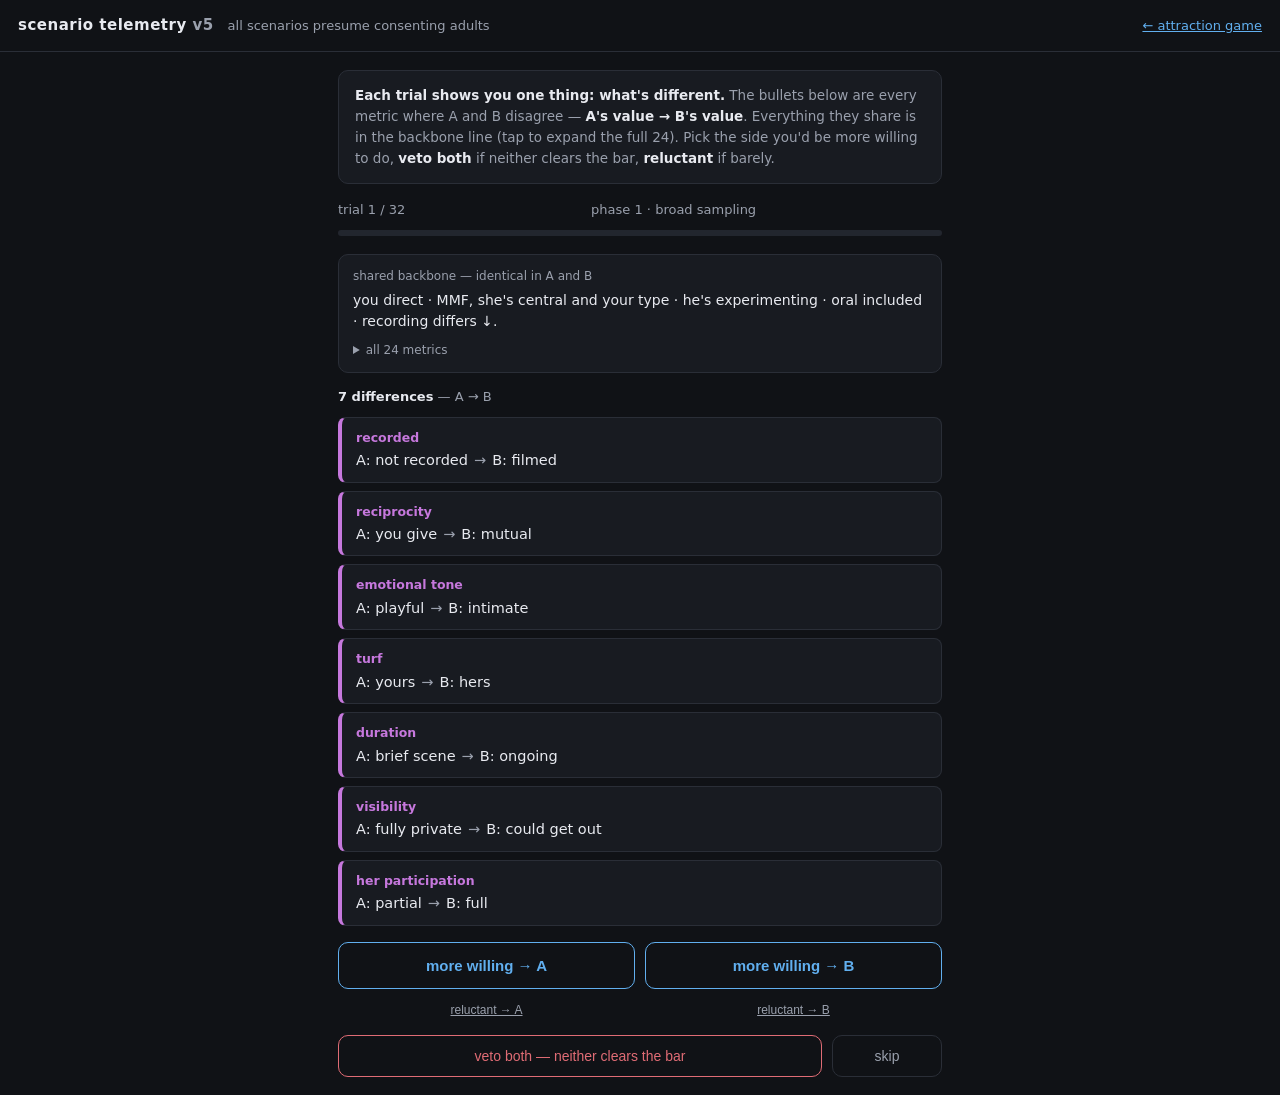
<file: scenario-v5.html>
<!DOCTYPE html>
<html lang="en">
<head>
<meta charset="utf-8">
<meta name="viewport" content="width=device-width, initial-scale=1">
<title>scenario telemetry v5 — diff bullets</title>
<style>
  :root { --bg:#101216; --panel:#181b21; --line:#2a2e37; --txt:#e8eaf0; --dim:#9aa0ad; --acc:#7fd08c; --veto:#e06c75; --pick:#61afef; --gold:#e5c07b; --vio:#c678dd; }
  * { box-sizing:border-box; }
  body { margin:0; background:var(--bg); color:var(--txt); font:15px/1.55 -apple-system,system-ui,sans-serif; }
  header { padding:14px 18px; border-bottom:1px solid var(--line); display:flex; gap:14px; align-items:baseline; flex-wrap:wrap; }
  header .brand { font-weight:700; letter-spacing:.5px; }
  header .sub { color:var(--dim); font-size:13px; }
  header a { color:var(--pick); font-size:13px; margin-left:auto; }
  main { max-width:640px; margin:0 auto; padding:18px; }
  .note { background:var(--panel); border:1px solid var(--line); border-radius:10px; padding:14px 16px; color:var(--dim); font-size:13.5px; margin-bottom:16px; }
  .note b { color:var(--txt); }
  #prog { height:6px; background:#22262e; border-radius:3px; overflow:hidden; margin:6px 0 18px; }
  #prog > div { height:100%; width:0; background:var(--acc); transition:width .25s; }
  .trial-meta { color:var(--dim); font-size:13px; margin-bottom:10px; display:flex; justify-content:space-between; gap:10px; flex-wrap:wrap; }
  .backbone { background:var(--panel); border:1px solid var(--line); border-radius:10px; padding:12px 14px; margin-bottom:14px; font-size:14px; }
  .backbone .blabel { color:var(--dim); font-size:12px; margin-bottom:4px; }
  .backbone details { margin-top:8px; }
  .backbone summary { color:var(--dim); font-size:12px; cursor:pointer; }
  .backbone table { width:100%; border-collapse:collapse; margin-top:8px; font-size:12.5px; }
  .backbone td { padding:4px 6px; border-bottom:1px solid var(--line); color:var(--dim); }
  .difflist { list-style:none; margin:0 0 16px; padding:0; }
  .difflist li { background:var(--panel); border:1px solid var(--line); border-left:4px solid var(--vio); border-radius:8px; padding:10px 14px; margin-bottom:8px; font-size:14.5px; }
  .difflist .dm { color:var(--vio); font-weight:600; font-size:12.5px; display:block; margin-bottom:2px; }
  .difflist .da { color:var(--txt); }
  .difflist .arr { color:var(--dim); margin:0 6px; }
  .difflist .db { color:var(--txt); }
  .diffhead { color:var(--dim); font-size:13px; margin:0 0 10px; }
  .diffhead b { color:var(--txt); }
  .picks { display:grid; grid-template-columns:1fr 1fr; gap:10px; margin-bottom:10px; }
  .picks button { padding:14px; border-radius:10px; font-size:15px; cursor:pointer; }
  #pickA { border:1px solid var(--pick); background:transparent; color:var(--pick); font-weight:700; }
  #pickB { border:1px solid var(--pick); background:transparent; color:var(--pick); font-weight:700; }
  #pickA:hover, #pickB:hover { background:rgba(97,175,239,.12); }
  .rels { display:grid; grid-template-columns:1fr 1fr; gap:10px; margin-bottom:14px; }
  .rels button { background:transparent; border:none; color:var(--dim); font-size:12px; cursor:pointer; text-decoration:underline; padding:4px; }
  .rels button:hover { color:var(--gold); }
  .actions { display:flex; gap:10px; }
  .actions button { flex:1; padding:12px; border-radius:10px; font-size:14px; cursor:pointer; }
  #vetoBoth { background:transparent; border:1px solid var(--veto); color:var(--veto); }
  #vetoBoth:hover { background:rgba(224,108,117,.12); }
  #skipBtn { background:transparent; border:1px solid var(--line); color:var(--dim); flex:0 0 110px; }
  .badge2019 { font-size:11px; color:var(--gold); border:1px solid var(--gold); border-radius:20px; padding:2px 10px; }
  table { width:100%; border-collapse:collapse; margin:14px 0; font-size:13.5px; }
  th, td { text-align:left; padding:8px 10px; border-bottom:1px solid var(--line); vertical-align:top; }
  th { color:var(--dim); font-weight:600; }
  .bar { display:inline-block; height:8px; border-radius:4px; background:var(--pick); vertical-align:middle; }
  .ok { color:var(--acc); } .bad { color:var(--veto); } .mid { color:var(--dim); } .soft { color:var(--gold); }
  .verdict { background:var(--panel); border:1px solid var(--line); border-left:4px solid var(--vio); border-radius:10px; padding:16px 18px; margin:18px 0; }
  .verdict h3 { margin:0 0 8px; }
  .theme { background:var(--panel); border:1px solid var(--line); border-radius:10px; padding:14px 16px; margin:12px 0; }
  .theme h4 { margin:0 0 6px; }
  .btnrow { display:flex; gap:10px; margin-top:16px; flex-wrap:wrap; }
  .btnrow button { padding:10px 16px; border-radius:8px; border:1px solid var(--line); background:var(--panel); color:var(--txt); cursor:pointer; font-size:14px; }
  .btnrow button:hover { border-color:var(--pick); }
  .hidden { display:none; }
  .conf { font-size:12px; color:var(--dim); }
  h3.sec { margin:26px 0 4px; }
</style>
</head>
<body>
<header>
  <span class="brand">scenario telemetry <span style="color:var(--dim)">v5</span></span>
  <span class="sub">all scenarios presume consenting adults</span>
  <a href="index.html">← attraction game</a>
</header>
<main>
  <div class="note" id="introNote">
    <b>Each trial shows you one thing: what's different.</b> The bullets below are every
    metric where A and B disagree — <b>A's value → B's value</b>. Everything they share
    is in the backbone line (tap to expand the full 24). Pick the side you'd be more
    willing to do, <b>veto both</b> if neither clears the bar, <b>reluctant</b> if barely.
  </div>

  <div id="playView">
    <div class="trial-meta"><span id="trialLabel">trial 1</span><span id="phaseLabel"></span><span id="badge2019"></span></div>
    <div id="prog"><div></div></div>
    <div class="backbone">
      <div class="blabel">shared backbone — identical in A and B</div>
      <div id="backboneText"></div>
      <details><summary>all 24 metrics</summary><table id="fullSpec"></table></details>
    </div>
    <p class="diffhead" id="diffHead"></p>
    <ul class="difflist" id="diffList"></ul>
    <div class="picks">
      <button id="pickA">more willing → A</button>
      <button id="pickB">more willing → B</button>
    </div>
    <div class="rels">
      <button id="relA">reluctant → A</button>
      <button id="relB">reluctant → B</button>
    </div>
    <div class="actions">
      <button id="vetoBoth">veto both — neither clears the bar</button>
      <button id="skipBtn">skip</button>
    </div>
  </div>

  <div id="doneView" class="hidden">
    <div class="verdict" id="verdictBox"></div>
    <h3 class="sec">metric importance <span class="conf">— what actually moved your answers, ranked</span></h3>
    <div id="importanceBox"></div>
    <h3 class="sec">themes <span class="conf">— disconnected clusters in your accepts</span></h3>
    <div id="themeBox"></div>
    <h3 class="sec">session log</h3>
    <div id="sessLog" class="conf" style="white-space:pre-wrap"></div>
    <div class="btnrow">
      <button id="moreBtn">run 16 more isolation trials</button>
      <button id="dlBtn">download session JSON</button>
      <button id="restartBtn">restart</button>
    </div>
  </div>
</main>
<script>
"use strict";
/* 24-metric psychosexual telemetry. Baseline = Oct 20 2019 coordinates (some inferred). */
const METRICS = [
  { k:"S_sub",  name:"arousal substrate",  lv:["no woman","woman peripheral","woman central"], base:2 },
  { k:"F_attr", name:"her attractiveness",  lv:["neutral","somewhat","highly"], base:2 },
  { k:"P_pur",  name:"pursuit direction",   lv:["he experiments","mild interest","he pursues you"], base:0 },
  { k:"N_x",    name:"taboo charge",        lv:["routine","you cross alone","mutual crossing"], base:2 },
  { k:"A_auth", name:"authorship",          lv:["spontaneous","she directs","you direct"], base:2 },
  { k:"film",   name:"recorded",            lv:["not recorded","ambiguous","filmed"], base:2 },
  { k:"E_env",  name:"contact envelope",    lv:["touch only","includes oral","open-ended"], base:1 },
  { k:"novel",  name:"novelty",             lv:["routine","familiar","first-time"], base:2 },
  { k:"priv",   name:"privacy",             lv:["private","semi-private","exposure risk"], base:0 },
  { k:"recip",  name:"reciprocity",         lv:["you give","mutual","you receive"], base:1 },
  { k:"M_fam",  name:"his familiarity",     lv:["stranger","acquaintance","friend"], base:0 },
  { k:"intim",  name:"emotional tone",      lv:["detached","playful","intimate"], base:1 },
  { k:"F_init", name:"who proposed",        lv:["you did","mutual","she did"], base:1 },
  { k:"after",  name:"aftermath",           lv:["never spoken of","friendly","ongoing dynamic"], base:2 },
  { k:"turf",   name:"turf",                lv:["yours","neutral","hers"], base:0 },
  { k:"party",  name:"party context",       lv:["sober","drinking","full party"], base:0 },
  { k:"M_age",  name:"his age vs you",      lv:["younger","similar","older"], base:1 },
  { k:"inten",  name:"physical intensity",  lv:["gentle","moderate","intense"], base:1 },
  { k:"expl",   name:"explicitness",        lv:["unspoken","negotiated","explicit talk"], base:1 },
  { k:"dur",    name:"duration",            lv:["brief scene","an evening","ongoing"], base:1 },
  { k:"atten",  name:"your spotlight",      lv:["you're the focus","shared","you're peripheral"], base:1 },
  { k:"visib",  name:"visibility",          lv:["fully private","circle knows","could get out"], base:0 },
  { k:"F_part", name:"her participation",   lv:["watches","partial","full"], base:2 },
  { k:"M_enth", name:"his enthusiasm",      lv:["reluctant","willing","eager"], base:1 }
];
const MKEYS = METRICS.map(m => m.k);
const MNAME = Object.fromEntries(METRICS.map(m => [m.k, m.name]));
const MLV = Object.fromEntries(METRICS.map(m => [m.k, m.lv]));
const BASE = Object.fromEntries(METRICS.map(m => [m.k, m.base]));

/* backbone gloss: one line from the metrics A and B share.
   Any structural metric that differs is left out here — it appears in the bullets. */
function backboneText(vec, dk) {
  const bits = [];
  const has = (k) => !dk.includes(k);
  if (has("A_auth")) bits.push(["unplanned", "she directs", "you direct"][vec.A_auth]);
  else bits.push("authorship differs ↓");
  if (has("S_sub")) bits.push(vec.S_sub === 2 ? "MMF, she's central and your type" : vec.S_sub === 1 ? "she's present, watching" : "just you and him");
  else bits.push("substrate differs ↓");
  if (has("P_pur")) bits.push(["he's experimenting", "he's mildly into you", "he's pursuing you"][vec.P_pur]);
  else bits.push("his stance differs ↓");
  if (has("E_env")) bits.push(["touch only", "oral included", "open-ended"][vec.E_env]);
  else bits.push("contact differs ↓");
  if (has("film")) bits.push(vec.film === 2 ? "filmed" : vec.film === 0 ? "not filmed" : "maybe filmed");
  else bits.push("recording differs ↓");
  return bits.join(" · ") + ".";
}

let scenSeq = 0;
function perturb(base, n) {
  const vec = { ...base };
  const chosen = [];
  for (const k of [...MKEYS].sort(() => Math.random() - 0.5)) {
    if (chosen.length >= n) break;
    const opts = [0, 1, 2].filter(v => v !== vec[k]);
    vec[k] = opts[Math.floor(Math.random() * opts.length)];
    chosen.push(k);
  }
  return vec;
}
function mkScen(vec) { return { id: "g" + (++scenSeq), vec: { ...vec } }; }
function diffKeys(a, b) { return MKEYS.filter(k => a.vec[k] !== b.vec[k]); }
function is2019(s) { return MKEYS.every(k => s.vec[k] === BASE[k]); }

/* ---- trial generation ---- */
const P1_N = 16, P2_N = 16;
let TOTAL = P1_N + P2_N, trials = [], phase = 1;
function broadPair() {
  for (let i = 0; i < 200; i++) {
    const a = mkScen(perturb(BASE, 3 + Math.floor(Math.random() * 4)));
    const b = mkScen(perturb(BASE, 3 + Math.floor(Math.random() * 4)));
    const d = diffKeys(a, b).length;
    if (d >= 4 && d <= 10) return [a, b];
  }
  return [mkScen(perturb(BASE, 4)), mkScen(perturb(BASE, 4))];
}
function metricStats() {
  const st = {};
  for (const m of METRICS) st[m.k] = [{exp:0,pick:0,veto:0,rel:0},{exp:0,pick:0,veto:0,rel:0},{exp:0,pick:0,veto:0,rel:0}];
  for (const t of trials) {
    for (const s of [t.a, t.b]) for (const m of METRICS) {
      const r = st[m.k][s.vec[m.k]]; r.exp++;
      if (t.resp === "V") r.veto++;
    }
    if (t.resp === "A" || t.resp === "B") {
      const w = t.resp === "A" ? t.a : t.b;
      for (const m of METRICS) { const r = st[m.k][w.vec[m.k]]; r.pick++; if (t.rel) r.rel++; }
    }
  }
  return st;
}
function discrimination(st, k) {
  const rs = st[k].map(r => r.exp >= 2 ? r.pick / r.exp : null).filter(x => x !== null);
  if (rs.length < 2) return 0;
  return Math.max(...rs) - Math.min(...rs);
}
function targetMetric() {
  const st = metricStats(); let best = null, bestScore = -1;
  for (const m of METRICS) {
    const under = st[m.k].filter(r => r.exp < 4).length;
    const score = under * 0.6 + (1 - discrimination(st, m.k)) * 0.4;
    if (score > bestScore) { bestScore = score; best = m.k; }
  }
  return best;
}
function isoPair() {
  const tk = targetMetric();
  const base = perturb(BASE, 1 + Math.floor(Math.random() * 3));
  const lv = [0, 1, 2].filter(v => v !== base[tk]);
  const l2 = lv[Math.floor(Math.random() * lv.length)];
  return [mkScen({ ...base }), mkScen({ ...base, [tk]: l2 })];
}
function nextPair() {
  phase = trials.length < P1_N ? 1 : 2;
  return phase === 1 ? broadPair() : isoPair();
}

/* ---- k-means (theme discovery on accepts) ---- */
function dist2(a, b) { let s = 0; for (let i = 0; i < a.length; i++) { const d = a[i] - b[i]; s += d * d; } return s; }
function kmeans(points, k, restarts) {
  const dim = points[0].length;
  let best = null;
  for (let r = 0; r < restarts; r++) {
    let cent = [points[Math.floor(Math.random() * points.length)].slice()];
    while (cent.length < k) {
      const d2 = points.map(p => Math.min(...cent.map(c => dist2(p, c))));
      const sum = d2.reduce((a, b) => a + b, 0) || 1;
      let x = Math.random() * sum, idx = 0;
      for (let i = 0; i < d2.length; i++) { x -= d2[i]; if (x <= 0) { idx = i; break; } }
      cent.push(points[idx].slice());
    }
    let assign = new Array(points.length).fill(0);
    for (let it = 0; it < 25; it++) {
      let changed = false;
      for (let i = 0; i < points.length; i++) {
        let bi = 0, bd = Infinity;
        for (let c = 0; c < k; c++) { const d = dist2(points[i], cent[c]); if (d < bd) { bd = d; bi = c; } }
        if (assign[i] !== bi) { assign[i] = bi; changed = true; }
      }
      if (!changed) break;
      const sums = Array.from({ length: k }, () => new Array(dim).fill(0));
      const cnts = new Array(k).fill(0);
      for (let i = 0; i < points.length; i++) { cnts[assign[i]]++; for (let d = 0; d < dim; d++) sums[assign[i]][d] += points[i][d]; }
      for (let c = 0; c < k; c++) if (cnts[c]) for (let d = 0; d < dim; d++) cent[c][d] = sums[c][d] / cnts[c];
    }
    let wcss = 0;
    for (let i = 0; i < points.length; i++) wcss += dist2(points[i], cent[assign[i]]);
    if (!best || wcss < best.wcss) best = { assign, wcss, cent };
  }
  return best;
}
function silhouette(points, assign) {
  const n = points.length; let tot = 0, cnt = 0;
  const dm = [];
  for (let i = 0; i < n; i++) { dm[i] = []; for (let j = 0; j < n; j++) dm[i][j] = Math.sqrt(dist2(points[i], points[j])); }
  for (let i = 0; i < n; i++) {
    const same = [], other = {};
    for (let j = 0; j < n; j++) {
      if (i === j) continue;
      if (assign[j] === assign[i]) same.push(dm[i][j]);
      else (other[assign[j]] = other[assign[j]] || []).push(dm[i][j]);
    }
    if (!same.length) continue;
    const a = same.reduce((x, y) => x + y, 0) / same.length;
    const b = Math.min(...Object.values(other).map(v => v.reduce((x, y) => x + y, 0) / v.length));
    tot += (b - a) / Math.max(a, b); cnt++;
  }
  return cnt ? tot / cnt : 0;
}

/* ---- ui ---- */
let cur = null;
const $ = (id) => document.getElementById(id);
function render() {
  const done = trials.length >= TOTAL;
  $("playView").classList.toggle("hidden", done);
  $("doneView").classList.toggle("hidden", !done);
  $("introNote").classList.toggle("hidden", done);
  if (done) { renderResults(); return; }
  const pr = nextPair();
  const flip = Math.random() < 0.5;
  const L = flip ? pr[1] : pr[0], R = flip ? pr[0] : pr[1];
  cur = { a: L, b: R };
  const dk = diffKeys(L, R);
  $("backboneText").textContent = backboneText(L.vec, dk);
  const badge = $("badge2019");
  badge.innerHTML = "";
  if (is2019(L) || is2019(R)) {
    const b = document.createElement("span");
    b.className = "badge2019";
    b.textContent = "★ 2019 shape in play";
    badge.appendChild(b);
  }
  const fs = $("fullSpec");
  fs.innerHTML = "";
  for (const m of METRICS) {
    const tr = document.createElement("tr");
    const same = L.vec[m.k] === R.vec[m.k];
    tr.innerHTML = `<td>${m.name}</td><td>${same ? m.lv[L.vec[m.k]] : m.lv[L.vec[m.k]] + " / " + m.lv[R.vec[m.k]]}</td>`;
    fs.appendChild(tr);
  }
  $("diffHead").innerHTML = `<b>${dk.length} difference${dk.length === 1 ? "" : "s"}</b> — A → B`;
  const ul = $("diffList");
  ul.innerHTML = "";
  for (const k of dk) {
    const li = document.createElement("li");
    const mn = document.createElement("span"); mn.className = "dm"; mn.textContent = MNAME[k];
    const da = document.createElement("span"); da.className = "da"; da.textContent = "A: " + MLV[k][L.vec[k]];
    const ar = document.createElement("span"); ar.className = "arr"; ar.textContent = "→";
    const db = document.createElement("span"); db.className = "db"; db.textContent = "B: " + MLV[k][R.vec[k]];
    li.appendChild(mn); li.appendChild(da); li.appendChild(ar); li.appendChild(db);
    ul.appendChild(li);
  }
  $("trialLabel").textContent = `trial ${trials.length + 1} / ${TOTAL}`;
  $("phaseLabel").textContent = phase === 1 ? "phase 1 · broad sampling" : "phase 2 · metric isolation";
  document.querySelector("#prog > div").style.width = (trials.length / TOTAL * 100) + "%";
}
function respond(r, rel) {
  if (!cur || trials.length >= TOTAL) return;
  trials.push({ a: cur.a, b: cur.b, resp: r, rel: !!(rel && (r === "A" || r === "B")), phase });
  try { localStorage.setItem("scen_tel_v3", JSON.stringify(trials.map(t => ({ a: t.a.vec, b: t.b.vec, resp: t.resp, rel: t.rel, phase: t.phase })))); } catch (e) {}
  render();
}
$("pickA").onclick = () => respond("A", false);
$("pickB").onclick = () => respond("B", false);
$("relA").onclick = () => respond("A", true);
$("relB").onclick = () => respond("B", true);
$("vetoBoth").onclick = () => respond("V", false);
$("skipBtn").onclick = () => { if (cur && trials.length < TOTAL) render(); };
function conf(n) { return n >= 8 ? "confirmed" : n >= 4 ? "leaning" : n >= 1 ? "weak" : "—"; }
function renderResults() {
  document.querySelector("#prog > div").style.width = "100%";
  const st = metricStats();
  const imp = METRICS.map(m => ({ m, d: discrimination(st, m.k), totExp: st[m.k].reduce((a, r) => a + r.exp, 0) }))
    .sort((a, b) => b.d - a.d);
  let ih = `<table><tr><th>#</th><th>metric</th><th>discrimination</th><th>levels (pick rate)</th><th></th></tr>`;
  imp.forEach((it, i) => {
    const cells = st[it.m.k].map((r, l) => `${it.m.lv[l]}: ${r.exp ? Math.round(r.pick / r.exp * 100) + "%" : "—"}`).join(" · ");
    ih += `<tr><td>${i + 1}</td><td>${it.m.name}</td><td><span class="bar" style="width:${Math.round(it.d * 160)}px"></span> ${Math.round(it.d * 100)}%</td><td class="conf">${cells}</td><td class="conf">${conf(it.totExp / 3)}</td></tr>`;
  });
  $("importanceBox").innerHTML = ih + "</table>";
  const vetoRows = [], clearRows = [];
  for (const m of METRICS) st[m.k].forEach((r, l) => {
    if (r.exp >= 3) {
      const vr = r.veto / r.exp, pr = r.pick / r.exp;
      if (vr >= 0.6) vetoRows.push({ t: `${m.name} = ${m.lv[l]}`, vr, exp: r.exp });
      if (vr <= 0.2 && pr >= 0.4) clearRows.push({ t: `${m.name} = ${m.lv[l]}`, pr, exp: r.exp });
    }
  });
  vetoRows.sort((a, b) => b.vr - a.vr); clearRows.sort((a, b) => b.pr - a.pr);
  const accepts = [];
  for (const t of trials) if (t.resp === "A" || t.resp === "B") accepts.push(t.resp === "A" ? t.a : t.b);
  let themeHTML = "";
  if (accepts.length >= 8) {
    const allPts = [];
    for (const t of trials) for (const s of [t.a, t.b]) allPts.push(MKEYS.map(k => s.vec[k]));
    const mean = MKEYS.map((k, ki) => allPts.reduce((a, p) => a + p[ki], 0) / allPts.length);
    const sd = MKEYS.map((k, ki) => { const v = allPts.reduce((a, p) => a + (p[ki] - mean[ki]) ** 2, 0) / allPts.length; return Math.sqrt(v) || 1; });
    const Z = p => p.map((v, i) => (v - mean[i]) / sd[i]);
    const pts = accepts.map(s => Z(MKEYS.map(k => s.vec[k])));
    const zBase = Z(MKEYS.map(k => BASE[k]));
    const accMean = pts[0].map((_, i) => pts.reduce((a, p) => a + p[i], 0) / pts.length);
    let bestK = 0, bestSil = -1, bestRes = null;
    for (const k of [2, 3]) {
      if (pts.length < k * 3) continue;
      const res = kmeans(pts, k, 4);
      const sil = silhouette(pts, res.assign);
      if (sil > bestSil) { bestSil = sil; bestK = k; bestRes = res; }
    }
    if (bestK >= 2 && bestSil >= 0.18) {
      themeHTML += `<p class="conf">k=${bestK} themes resolved from ${accepts.length} accepts (silhouette ${bestSil.toFixed(2)}).</p>`;
      for (let c = 0; c < bestK; c++) {
        const members = accepts.filter((_, i) => bestRes.assign[i] === c);
        const mp = pts.filter((_, j) => bestRes.assign[j] === c);
        const cm = pts[0].map((_, i) => mp.reduce((a, p) => a + p[i], 0) / mp.length);
        const dBase = Math.sqrt(dist2(cm, zBase) / MKEYS.length);
        const defs = MKEYS.map((k, i) => ({ k, dev: cm[i] - accMean[i] }))
          .sort((a, b) => Math.abs(b.dev) - Math.abs(a.dev)).slice(0, 4)
          .map(o => `${o.dev > 0 ? "higher" : "lower"} ${MNAME[o.k]} (${o.dev > 0 ? "+" : ""}${o.dev.toFixed(1)}σ)`);
        themeHTML += `<div class="theme"><h4>theme ${String.fromCharCode(65 + c)} <span class="conf">— ${members.length} accepts · ${dBase.toFixed(1)}σ from your 2019 baseline</span></h4><p>${defs.join("<br>")}</p><p class="conf">members: ${members.map(m => m.id).join(", ")}</p></div>`;
      }
    } else {
      themeHTML = `<p class="conf">${accepts.length} accepts form a single coherent cloud (silhouette ${bestSil.toFixed(2)}) — no disconnected themes resolved. One preference shape, not several.</p>`;
    }
  } else {
    themeHTML = `<p class="conf">only ${accepts.length} accepts — need ≥8 to resolve themes. Run more trials.</p>`;
  }
  $("themeBox").innerHTML = themeHTML;
  const baseTxt = METRICS.map(m => `${m.name}=${m.lv[m.base]}`).join(" · ");
  $("verdictBox").innerHTML =
    `<h3>readout</h3>` +
    (vetoRows.length ? `<p><b class="bad">hard vetoes:</b><br>${vetoRows.slice(0, 6).map(r => `${r.t} <span class="conf">(${Math.round(r.vr * 100)}% veto, n=${r.exp})</span>`).join("<br>")}</p>` : "<p>No hard vetoes crossed threshold.</p>") +
    (clearRows.length ? `<p><b class="ok">clean clears:</b><br>${clearRows.slice(0, 6).map(r => `${r.t} <span class="conf">(${Math.round(r.pr * 100)}% picked, n=${r.exp})</span>`).join("<br>")}</p>` : "") +
    `<p class="conf">n=${trials.length} trials · ${trials.filter(t => t.resp === "V").length} double-vetoes · ${accepts.length} accepts · 2019 baseline: ${baseTxt}.</p>`;
  $("sessLog").textContent =
    trials.map((t, i) => `${i + 1}. [${t.phase === 1 ? "broad" : "iso"}] ${t.a.id} vs ${t.b.id} → ${t.resp === "V" ? "VETO BOTH" : "picked " + t.resp + (t.rel ? " (reluctant)" : "")} · Δ=${diffKeys(t.a, t.b).map(k => MNAME[k]).join(",")}`).join("\n");
  try { localStorage.setItem("scen_tel_done_v3", "1"); } catch (e) {}
}
$("moreBtn").onclick = () => { TOTAL += 16; render(); };
$("dlBtn").onclick = () => {
  const blob = new Blob([JSON.stringify({
    ts: new Date().toISOString(), version: 5, metrics: METRICS, baseline: BASE,
    trials: trials.map(t => ({ a: t.a.vec, b: t.b.vec, resp: t.resp, reluctant: t.rel, phase: t.phase }))
  }, null, 1)], { type: "application/json" });
  const u = URL.createObjectURL(blob), a = document.createElement("a");
  a.href = u; a.download = "scenario-telemetry-v5.json"; a.click(); URL.revokeObjectURL(u);
};
$("restartBtn").onclick = () => { trials = []; scenSeq = 0; TOTAL = P1_N + P2_N; try { localStorage.removeItem("scen_tel_v3"); } catch (e) {} render(); };
render();
</script>
</body>
</html>
</file>
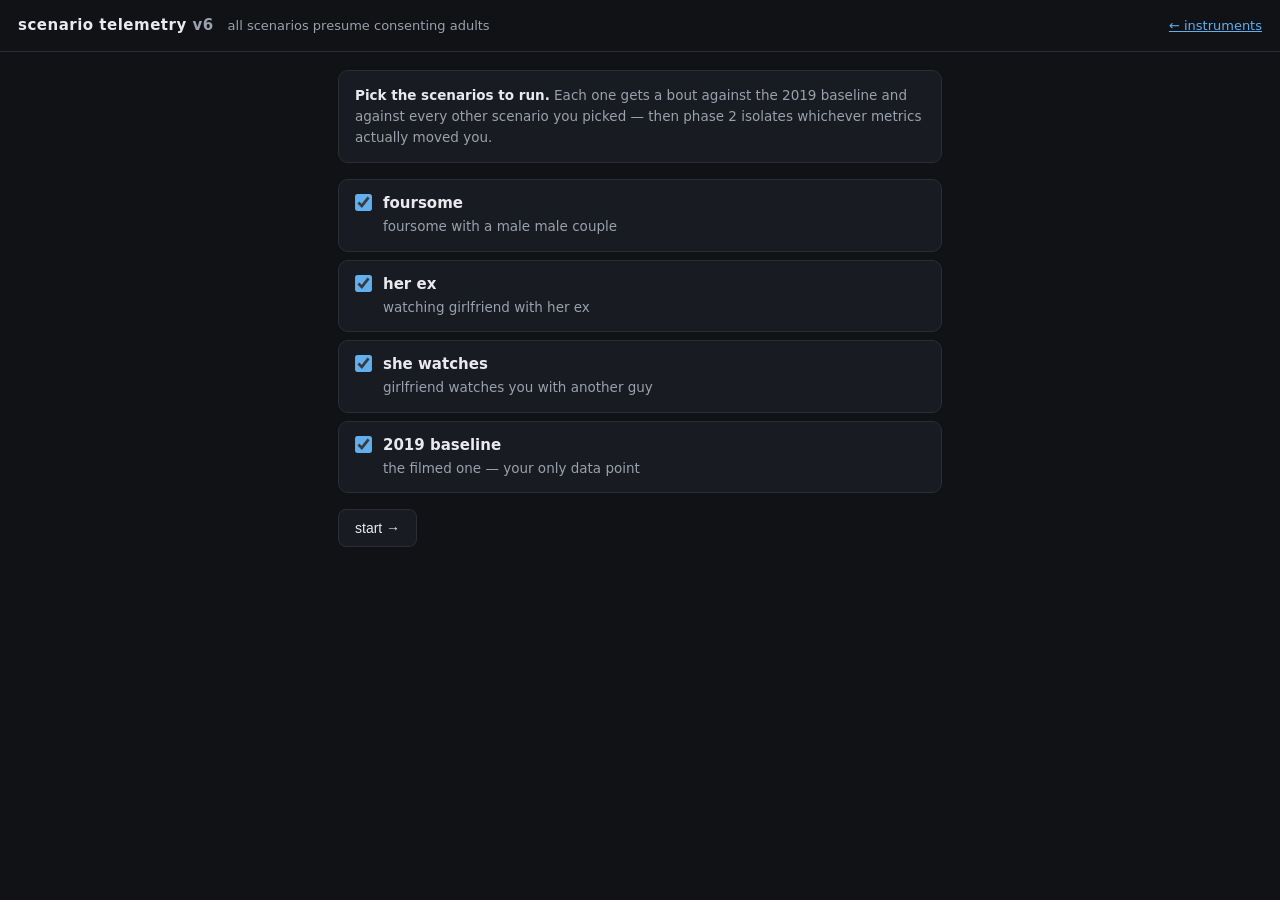
<file: scenario.html>
<!DOCTYPE html>
<html lang="en">
<head>
<meta charset="utf-8">
<meta name="viewport" content="width=device-width, initial-scale=1">
<title>scenario telemetry v6 — preset bouts + isolation</title>
<style>
  :root { --bg:#101216; --panel:#181b21; --line:#2a2e37; --txt:#e8eaf0; --dim:#9aa0ad; --acc:#7fd08c; --veto:#e06c75; --pick:#61afef; --gold:#e5c07b; --vio:#c678dd; }
  * { box-sizing:border-box; }
  body { margin:0; background:var(--bg); color:var(--txt); font:15px/1.55 -apple-system,system-ui,sans-serif; }
  header { padding:14px 18px; border-bottom:1px solid var(--line); display:flex; gap:14px; align-items:baseline; flex-wrap:wrap; }
  header .brand { font-weight:700; letter-spacing:.5px; }
  header .sub { color:var(--dim); font-size:13px; }
  header a { color:var(--pick); font-size:13px; margin-left:auto; }
  main { max-width:640px; margin:0 auto; padding:18px; }
  .note { background:var(--panel); border:1px solid var(--line); border-radius:10px; padding:14px 16px; color:var(--dim); font-size:13.5px; margin-bottom:16px; }
  .note b { color:var(--txt); }
  #prog { height:6px; background:#22262e; border-radius:3px; overflow:hidden; margin:6px 0 18px; }
  #prog > div { height:100%; width:0; background:var(--acc); transition:width .25s; }
  .trial-meta { color:var(--dim); font-size:13px; margin-bottom:10px; display:flex; justify-content:space-between; gap:10px; flex-wrap:wrap; }
  .backbone { background:var(--panel); border:1px solid var(--line); border-radius:10px; padding:12px 14px; margin-bottom:14px; font-size:14px; }
  .backbone .blabel { color:var(--dim); font-size:12px; margin-bottom:4px; }
  .backbone details { margin-top:8px; }
  .backbone summary { color:var(--dim); font-size:12px; cursor:pointer; }
  .backbone table { width:100%; border-collapse:collapse; margin-top:8px; font-size:12.5px; }
  .backbone td { padding:4px 6px; border-bottom:1px solid var(--line); color:var(--dim); }
  .difflist { list-style:none; margin:0 0 16px; padding:0; }
  .difflist li { background:var(--panel); border:1px solid var(--line); border-left:4px solid var(--vio); border-radius:8px; padding:10px 14px; margin-bottom:8px; font-size:14.5px; }
  .difflist .dm { color:var(--vio); font-weight:600; font-size:12.5px; display:block; margin-bottom:2px; }
  .difflist .da { color:var(--txt); }
  .difflist .arr { color:var(--dim); margin:0 6px; }
  .difflist .db { color:var(--txt); }
  .diffhead { color:var(--dim); font-size:13px; margin:0 0 10px; }
  .diffhead b { color:var(--txt); }
  .picks { display:grid; grid-template-columns:1fr 1fr; gap:10px; margin-bottom:10px; }
  .picks button { padding:14px; border-radius:10px; font-size:15px; cursor:pointer; }
  #pickA { border:1px solid var(--pick); background:transparent; color:var(--pick); font-weight:700; }
  #pickB { border:1px solid var(--pick); background:transparent; color:var(--pick); font-weight:700; }
  #pickA:hover, #pickB:hover { background:rgba(97,175,239,.12); }
  .rels { display:grid; grid-template-columns:1fr 1fr; gap:10px; margin-bottom:14px; }
  .rels button { background:transparent; border:none; color:var(--dim); font-size:12px; cursor:pointer; text-decoration:underline; padding:4px; }
  .rels button:hover { color:var(--gold); }
  .actions { display:flex; gap:10px; }
  .actions button { flex:1; padding:12px; border-radius:10px; font-size:14px; cursor:pointer; }
  #vetoBoth { background:transparent; border:1px solid var(--veto); color:var(--veto); }
  #vetoBoth:hover { background:rgba(224,108,117,.12); }
  #skipBtn { background:transparent; border:1px solid var(--line); color:var(--dim); flex:0 0 110px; }
  .badge2019 { font-size:11px; color:var(--gold); border:1px solid var(--gold); border-radius:20px; padding:2px 10px; }
  table { width:100%; border-collapse:collapse; margin:14px 0; font-size:13.5px; }
  th, td { text-align:left; padding:8px 10px; border-bottom:1px solid var(--line); vertical-align:top; }
  th { color:var(--dim); font-weight:600; }
  .bar { display:inline-block; height:8px; border-radius:4px; background:var(--pick); vertical-align:middle; }
  .ok { color:var(--acc); } .bad { color:var(--veto); } .mid { color:var(--dim); } .soft { color:var(--gold); }
  .verdict { background:var(--panel); border:1px solid var(--line); border-left:4px solid var(--vio); border-radius:10px; padding:16px 18px; margin:18px 0; }
  .verdict h3 { margin:0 0 8px; }
  .theme { background:var(--panel); border:1px solid var(--line); border-radius:10px; padding:14px 16px; margin:12px 0; }
  .theme h4 { margin:0 0 6px; }
  .btnrow { display:flex; gap:10px; margin-top:16px; flex-wrap:wrap; }
  .btnrow button { padding:10px 16px; border-radius:8px; border:1px solid var(--line); background:var(--panel); color:var(--txt); cursor:pointer; font-size:14px; }
  .btnrow button:hover { border-color:var(--pick); }
  .hidden { display:none; }
  .conf { font-size:12px; color:var(--dim); }
  .scen-pick { display:flex; gap:10px; align-items:flex-start; background:var(--panel); border:1px solid var(--line); border-radius:10px; padding:12px 14px; margin-bottom:8px; cursor:pointer; }
  .scen-pick:hover { border-color:var(--pick); }
  .scen-pick input { margin-top:4px; accent-color:var(--pick); transform:scale(1.3); }
  .scen-pick .sn { font-weight:700; }
  .scen-pick .sd { color:var(--dim); font-size:13.5px; }
  h3.sec { margin:26px 0 4px; }
</style>
</head>
<body>
<header>
  <span class="brand">scenario telemetry <span style="color:var(--dim)">v6</span></span>
  <span class="sub">all scenarios presume consenting adults</span>
  <a href="index.html">← instruments</a>
</header>
<main>
  <div class="note" id="introNote">
    <b>Each trial shows you one thing: what's different.</b> The bullets below are every
    metric where A and B disagree — <b>A's value → B's value</b>. Everything they share
    is in the backbone line (tap to expand the full 24). Pick the side you'd be more
    willing to do, <b>veto both</b> if neither clears the bar, <b>reluctant</b> if barely.
  </div>

  <div id="pickView">
    <div class="note">
      <b>Pick the scenarios to run.</b> Each one gets a bout against the 2019 baseline and against
      every other scenario you picked — then phase 2 isolates whichever metrics actually moved you.
    </div>
    <div id="scenList"></div>
    <div class="btnrow">
      <button id="startBtn">start →</button>
    </div>
  </div>

  <div id="playView" class="hidden">
    <div class="trial-meta"><span id="trialLabel">trial 1</span><span id="phaseLabel"></span><span id="badge2019"></span></div>
    <div id="prog"><div></div></div>
    <div class="backbone">
      <div class="blabel">shared backbone — identical in A and B</div>
      <div id="backboneText"></div>
      <details><summary>all 24 metrics</summary><table id="fullSpec"></table></details>
    </div>
    <p class="diffhead" id="diffHead"></p>
    <ul class="difflist" id="diffList"></ul>
    <div class="picks">
      <button id="pickA">more willing → A</button>
      <button id="pickB">more willing → B</button>
    </div>
    <div class="rels">
      <button id="relA">reluctant → A</button>
      <button id="relB">reluctant → B</button>
    </div>
    <div class="actions">
      <button id="vetoBoth">veto both — neither clears the bar</button>
      <button id="skipBtn">skip</button>
    </div>
  </div>

  <div id="doneView" class="hidden">
    <div class="verdict" id="verdictBox"></div>
    <h3 class="sec">metric importance <span class="conf">— what actually moved your answers, ranked</span></h3>
    <div id="importanceBox"></div>
    <h3 class="sec">themes <span class="conf">— disconnected clusters in your accepts</span></h3>
    <div id="themeBox"></div>
    <h3 class="sec">session log</h3>
    <div id="sessLog" class="conf" style="white-space:pre-wrap"></div>
    <div class="btnrow">
      <button id="moreBtn">run 16 more isolation trials</button>
      <button id="dlBtn">download session JSON</button>
      <button id="restartBtn">restart</button>
    </div>
  </div>
</main>
<script>
"use strict";
/* 24-metric psychosexual telemetry. Baseline = Oct 20 2019 coordinates (some inferred). */
const METRICS = [
  { k:"S_sub",  name:"arousal substrate",  lv:["no woman","woman peripheral","woman central"], base:2 },
  { k:"F_attr", name:"her attractiveness",  lv:["neutral","somewhat","highly"], base:2 },
  { k:"P_pur",  name:"pursuit direction",   lv:["he experiments","mild interest","he pursues you"], base:0 },
  { k:"N_x",    name:"taboo charge",        lv:["routine","you cross alone","mutual crossing"], base:2 },
  { k:"A_auth", name:"authorship",          lv:["spontaneous","she directs","you direct"], base:2 },
  { k:"film",   name:"recorded",            lv:["not recorded","ambiguous","filmed"], base:2 },
  { k:"E_env",  name:"contact envelope",    lv:["touch only","includes oral","open-ended"], base:1 },
  { k:"novel",  name:"novelty",             lv:["routine","familiar","first-time"], base:2 },
  { k:"priv",   name:"privacy",             lv:["private","semi-private","exposure risk"], base:0 },
  { k:"recip",  name:"reciprocity",         lv:["you give","mutual","you receive"], base:1 },
  { k:"M_fam",  name:"his familiarity",     lv:["stranger","acquaintance","friend"], base:0 },
  { k:"intim",  name:"emotional tone",      lv:["detached","playful","intimate"], base:1 },
  { k:"F_init", name:"who proposed",        lv:["you did","mutual","she did"], base:1 },
  { k:"after",  name:"aftermath",           lv:["never spoken of","friendly","ongoing dynamic"], base:2 },
  { k:"turf",   name:"turf",                lv:["yours","neutral","hers"], base:0 },
  { k:"party",  name:"party context",       lv:["sober","drinking","full party"], base:0 },
  { k:"M_age",  name:"his age vs you",      lv:["younger","similar","older"], base:1 },
  { k:"inten",  name:"physical intensity",  lv:["gentle","moderate","intense"], base:1 },
  { k:"expl",   name:"explicitness",        lv:["unspoken","negotiated","explicit talk"], base:1 },
  { k:"dur",    name:"duration",            lv:["brief scene","an evening","ongoing"], base:1 },
  { k:"atten",  name:"your spotlight",      lv:["you're the focus","shared","you're peripheral"], base:1 },
  { k:"visib",  name:"visibility",          lv:["fully private","circle knows","could get out"], base:0 },
  { k:"F_part", name:"her participation",   lv:["watches","partial","full"], base:2 },
  { k:"M_enth", name:"his enthusiasm",      lv:["reluctant","willing","eager"], base:1 }
];
const MKEYS = METRICS.map(m => m.k);
const MNAME = Object.fromEntries(METRICS.map(m => [m.k, m.name]));
const MLV = Object.fromEntries(METRICS.map(m => [m.k, m.lv]));
const BASE = Object.fromEntries(METRICS.map(m => [m.k, m.base]));

/* named scenario presets — metric vectors are one reading of each one-liner.
   Order: S_sub,F_attr,P_pur,N_x,A_auth,film,E_env,novel,priv,recip,M_fam,intim,F_init,after,turf,party,M_age,inten,expl,dur,atten,visib,F_part,M_enth */
const PRESETS = [
  { id:"p-foursome", name:"foursome", desc:"foursome with a male male couple",
    vec:{S_sub:2,F_attr:2,P_pur:1,N_x:2,A_auth:1,film:0,E_env:1,novel:2,priv:0,recip:1,M_fam:0,intim:1,F_init:1,after:1,turf:1,party:1,M_age:1,inten:1,expl:1,dur:1,atten:1,visib:0,F_part:2,M_enth:1} },
  { id:"p-herex", name:"her ex", desc:"watching girlfriend with her ex",
    vec:{S_sub:2,F_attr:2,P_pur:0,N_x:2,A_auth:1,film:0,E_env:1,novel:2,priv:0,recip:1,M_fam:0,intim:2,F_init:1,after:0,turf:1,party:0,M_age:1,inten:1,expl:1,dur:0,atten:2,visib:0,F_part:2,M_enth:1} },
  { id:"p-shewatches", name:"she watches", desc:"girlfriend watches you with another guy",
    vec:{S_sub:1,F_attr:2,P_pur:2,N_x:2,A_auth:2,film:0,E_env:1,novel:2,priv:0,recip:1,M_fam:0,intim:1,F_init:1,after:1,turf:0,party:0,M_age:1,inten:1,expl:1,dur:0,atten:0,visib:0,F_part:0,M_enth:1} },
  { id:"p-2019", name:"2019 baseline", desc:"the filmed one — your only data point",
    vec:{ ...BASE } }
];

/* backbone gloss: one line from the metrics A and B share.
   Any structural metric that differs is left out here — it appears in the bullets. */
function backboneText(vec, dk) {
  const bits = [];
  const has = (k) => !dk.includes(k);
  if (has("A_auth")) bits.push(["unplanned", "she directs", "you direct"][vec.A_auth]);
  else bits.push("authorship differs ↓");
  if (has("S_sub")) bits.push(vec.S_sub === 2 ? "MMF, she's central and your type" : vec.S_sub === 1 ? "she's present, watching" : "just you and him");
  else bits.push("substrate differs ↓");
  if (has("P_pur")) bits.push(["he's experimenting", "he's mildly into you", "he's pursuing you"][vec.P_pur]);
  else bits.push("his stance differs ↓");
  if (has("E_env")) bits.push(["touch only", "oral included", "open-ended"][vec.E_env]);
  else bits.push("contact differs ↓");
  if (has("film")) bits.push(vec.film === 2 ? "filmed" : vec.film === 0 ? "not filmed" : "maybe filmed");
  else bits.push("recording differs ↓");
  return bits.join(" · ") + ".";
}

let scenSeq = 0;
function perturb(base, n) {
  const vec = { ...base };
  const chosen = [];
  for (const k of [...MKEYS].sort(() => Math.random() - 0.5)) {
    if (chosen.length >= n) break;
    const opts = [0, 1, 2].filter(v => v !== vec[k]);
    vec[k] = opts[Math.floor(Math.random() * opts.length)];
    chosen.push(k);
  }
  return vec;
}
function mkScen(vec) { return { id: "g" + (++scenSeq), vec: { ...vec } }; }
function diffKeys(a, b) { return MKEYS.filter(k => a.vec[k] !== b.vec[k]); }
function is2019(s) { return MKEYS.every(k => s.vec[k] === BASE[k]); }

/* ---- trial generation ---- */
const P2_N = 16;
let bouts = [], selectedIds = [];
let TOTAL = 0, trials = [], phase = 1;
function shuffle(a) { for (let i = a.length - 1; i > 0; i--) { const j = Math.floor(Math.random() * (i + 1)); [a[i], a[j]] = [a[j], a[i]]; } return a; }
function mkPreset(p) { return { id: p.id, name: p.name, desc: p.desc, vec: { ...p.vec } }; }
/* phase 1 = preset bouts: each scenario vs the 2019 baseline, then every scenario pair */
function buildBouts(sel) {
  const bs = [];
  const base = sel.find(p => p.id === "p-2019");
  if (base) for (const s of sel) {
    if (s.id === "p-2019") continue;
    bs.push([mkPreset(s), mkPreset(base)]);
  }
  for (let i = 0; i < sel.length; i++)
    for (let j = i + 1; j < sel.length; j++)
      bs.push([mkPreset(sel[i]), mkPreset(sel[j])]);
  return shuffle(bs);
}
function metricStats() {
  const st = {};
  for (const m of METRICS) st[m.k] = [{exp:0,pick:0,veto:0,rel:0},{exp:0,pick:0,veto:0,rel:0},{exp:0,pick:0,veto:0,rel:0}];
  for (const t of trials) {
    for (const s of [t.a, t.b]) for (const m of METRICS) {
      const r = st[m.k][s.vec[m.k]]; r.exp++;
      if (t.resp === "V") r.veto++;
    }
    if (t.resp === "A" || t.resp === "B") {
      const w = t.resp === "A" ? t.a : t.b;
      for (const m of METRICS) { const r = st[m.k][w.vec[m.k]]; r.pick++; if (t.rel) r.rel++; }
    }
  }
  return st;
}
function discrimination(st, k) {
  const rs = st[k].map(r => r.exp >= 2 ? r.pick / r.exp : null).filter(x => x !== null);
  if (rs.length < 2) return 0;
  return Math.max(...rs) - Math.min(...rs);
}
function targetMetric() {
  const st = metricStats(); let best = null, bestScore = -1;
  for (const m of METRICS) {
    const under = st[m.k].filter(r => r.exp < 4).length;
    const score = under * 0.6 + (1 - discrimination(st, m.k)) * 0.4;
    if (score > bestScore) { bestScore = score; best = m.k; }
  }
  return best;
}
function isoPair() {
  const tk = targetMetric();
  const base = perturb(BASE, 1 + Math.floor(Math.random() * 3));
  const lv = [0, 1, 2].filter(v => v !== base[tk]);
  const l2 = lv[Math.floor(Math.random() * lv.length)];
  return [mkScen({ ...base }), mkScen({ ...base, [tk]: l2 })];
}
function nextPair() {
  if (trials.length < bouts.length) { phase = 1; return bouts[trials.length]; }
  phase = 2; return isoPair();
}

/* ---- k-means (theme discovery on accepts) ---- */
function dist2(a, b) { let s = 0; for (let i = 0; i < a.length; i++) { const d = a[i] - b[i]; s += d * d; } return s; }
function kmeans(points, k, restarts) {
  const dim = points[0].length;
  let best = null;
  for (let r = 0; r < restarts; r++) {
    let cent = [points[Math.floor(Math.random() * points.length)].slice()];
    while (cent.length < k) {
      const d2 = points.map(p => Math.min(...cent.map(c => dist2(p, c))));
      const sum = d2.reduce((a, b) => a + b, 0) || 1;
      let x = Math.random() * sum, idx = 0;
      for (let i = 0; i < d2.length; i++) { x -= d2[i]; if (x <= 0) { idx = i; break; } }
      cent.push(points[idx].slice());
    }
    let assign = new Array(points.length).fill(0);
    for (let it = 0; it < 25; it++) {
      let changed = false;
      for (let i = 0; i < points.length; i++) {
        let bi = 0, bd = Infinity;
        for (let c = 0; c < k; c++) { const d = dist2(points[i], cent[c]); if (d < bd) { bd = d; bi = c; } }
        if (assign[i] !== bi) { assign[i] = bi; changed = true; }
      }
      if (!changed) break;
      const sums = Array.from({ length: k }, () => new Array(dim).fill(0));
      const cnts = new Array(k).fill(0);
      for (let i = 0; i < points.length; i++) { cnts[assign[i]]++; for (let d = 0; d < dim; d++) sums[assign[i]][d] += points[i][d]; }
      for (let c = 0; c < k; c++) if (cnts[c]) for (let d = 0; d < dim; d++) cent[c][d] = sums[c][d] / cnts[c];
    }
    let wcss = 0;
    for (let i = 0; i < points.length; i++) wcss += dist2(points[i], cent[assign[i]]);
    if (!best || wcss < best.wcss) best = { assign, wcss, cent };
  }
  return best;
}
function silhouette(points, assign) {
  const n = points.length; let tot = 0, cnt = 0;
  const dm = [];
  for (let i = 0; i < n; i++) { dm[i] = []; for (let j = 0; j < n; j++) dm[i][j] = Math.sqrt(dist2(points[i], points[j])); }
  for (let i = 0; i < n; i++) {
    const same = [], other = {};
    for (let j = 0; j < n; j++) {
      if (i === j) continue;
      if (assign[j] === assign[i]) same.push(dm[i][j]);
      else (other[assign[j]] = other[assign[j]] || []).push(dm[i][j]);
    }
    if (!same.length) continue;
    const a = same.reduce((x, y) => x + y, 0) / same.length;
    const b = Math.min(...Object.values(other).map(v => v.reduce((x, y) => x + y, 0) / v.length));
    tot += (b - a) / Math.max(a, b); cnt++;
  }
  return cnt ? tot / cnt : 0;
}

/* ---- ui ---- */
let cur = null;
const $ = (id) => document.getElementById(id);
function render() {
  const inPicker = bouts.length === 0;
  const done = !inPicker && trials.length >= TOTAL;
  $("pickView").classList.toggle("hidden", !inPicker);
  $("playView").classList.toggle("hidden", inPicker || done);
  $("doneView").classList.toggle("hidden", !done);
  $("introNote").classList.toggle("hidden", inPicker || done);
  if (inPicker) return;
  if (done) { renderResults(); return; }
  const pr = nextPair();
  const flip = phase === 1 ? false : Math.random() < 0.5;
  const L = flip ? pr[1] : pr[0], R = flip ? pr[0] : pr[1];
  cur = { a: L, b: R, aName: L.name || null, bName: R.name || null };
  const dk = diffKeys(L, R);
  $("backboneText").textContent = backboneText(L.vec, dk);
  const badge = $("badge2019");
  badge.innerHTML = "";
  if (is2019(L) || is2019(R)) {
    const b = document.createElement("span");
    b.className = "badge2019";
    b.textContent = "★ 2019 shape in play";
    badge.appendChild(b);
  }
  const fs = $("fullSpec");
  fs.innerHTML = "";
  for (const m of METRICS) {
    const tr = document.createElement("tr");
    const same = L.vec[m.k] === R.vec[m.k];
    tr.innerHTML = `<td>${m.name}</td><td>${same ? m.lv[L.vec[m.k]] : m.lv[L.vec[m.k]] + " / " + m.lv[R.vec[m.k]]}</td>`;
    fs.appendChild(tr);
  }
  $("diffHead").innerHTML = `<b>${dk.length} difference${dk.length === 1 ? "" : "s"}</b> — A → B`;
  const ul = $("diffList");
  ul.innerHTML = "";
  for (const k of dk) {
    const li = document.createElement("li");
    const mn = document.createElement("span"); mn.className = "dm"; mn.textContent = MNAME[k];
    const da = document.createElement("span"); da.className = "da"; da.textContent = "A: " + MLV[k][L.vec[k]];
    const ar = document.createElement("span"); ar.className = "arr"; ar.textContent = "→";
    const db = document.createElement("span"); db.className = "db"; db.textContent = "B: " + MLV[k][R.vec[k]];
    li.appendChild(mn); li.appendChild(da); li.appendChild(ar); li.appendChild(db);
    ul.appendChild(li);
  }
  const nameTag = (phase === 1 && cur.aName && cur.bName) ? ` — ${cur.aName} vs ${cur.bName}` : "";
  $("trialLabel").textContent = `trial ${trials.length + 1} / ${TOTAL}${nameTag}`;
  $("phaseLabel").textContent = phase === 1 ? "phase 1 · preset bouts" : "phase 2 · metric isolation";
  document.querySelector("#prog > div").style.width = (trials.length / TOTAL * 100) + "%";
}
function respond(r, rel) {
  if (!cur || trials.length >= TOTAL) return;
  trials.push({ a: cur.a, b: cur.b, resp: r, rel: !!(rel && (r === "A" || r === "B")), phase });
  try { localStorage.setItem("scen_tel_v6", JSON.stringify({ sel: selectedIds, trials: trials.map(t => ({ a: t.a.vec, b: t.b.vec, resp: t.resp, rel: t.rel, phase: t.phase })) })); } catch (e) {}
  render();
}
$("pickA").onclick = () => respond("A", false);
$("pickB").onclick = () => respond("B", false);
$("relA").onclick = () => respond("A", true);
$("relB").onclick = () => respond("B", true);
$("vetoBoth").onclick = () => respond("V", false);
$("skipBtn").onclick = () => { if (cur && trials.length < TOTAL) render(); };
function conf(n) { return n >= 8 ? "confirmed" : n >= 4 ? "leaning" : n >= 1 ? "weak" : "—"; }
function renderResults() {
  document.querySelector("#prog > div").style.width = "100%";
  const st = metricStats();
  const imp = METRICS.map(m => ({ m, d: discrimination(st, m.k), totExp: st[m.k].reduce((a, r) => a + r.exp, 0) }))
    .sort((a, b) => b.d - a.d);
  let ih = `<table><tr><th>#</th><th>metric</th><th>discrimination</th><th>levels (pick rate)</th><th></th></tr>`;
  imp.forEach((it, i) => {
    const cells = st[it.m.k].map((r, l) => `${it.m.lv[l]}: ${r.exp ? Math.round(r.pick / r.exp * 100) + "%" : "—"}`).join(" · ");
    ih += `<tr><td>${i + 1}</td><td>${it.m.name}</td><td><span class="bar" style="width:${Math.round(it.d * 160)}px"></span> ${Math.round(it.d * 100)}%</td><td class="conf">${cells}</td><td class="conf">${conf(it.totExp / 3)}</td></tr>`;
  });
  $("importanceBox").innerHTML = ih + "</table>";
  const vetoRows = [], clearRows = [];
  for (const m of METRICS) st[m.k].forEach((r, l) => {
    if (r.exp >= 3) {
      const vr = r.veto / r.exp, pr = r.pick / r.exp;
      if (vr >= 0.6) vetoRows.push({ t: `${m.name} = ${m.lv[l]}`, vr, exp: r.exp });
      if (vr <= 0.2 && pr >= 0.4) clearRows.push({ t: `${m.name} = ${m.lv[l]}`, pr, exp: r.exp });
    }
  });
  vetoRows.sort((a, b) => b.vr - a.vr); clearRows.sort((a, b) => b.pr - a.pr);
  const accepts = [];
  for (const t of trials) if (t.resp === "A" || t.resp === "B") accepts.push(t.resp === "A" ? t.a : t.b);
  let themeHTML = "";
  if (accepts.length >= 8) {
    const allPts = [];
    for (const t of trials) for (const s of [t.a, t.b]) allPts.push(MKEYS.map(k => s.vec[k]));
    const mean = MKEYS.map((k, ki) => allPts.reduce((a, p) => a + p[ki], 0) / allPts.length);
    const sd = MKEYS.map((k, ki) => { const v = allPts.reduce((a, p) => a + (p[ki] - mean[ki]) ** 2, 0) / allPts.length; return Math.sqrt(v) || 1; });
    const Z = p => p.map((v, i) => (v - mean[i]) / sd[i]);
    const pts = accepts.map(s => Z(MKEYS.map(k => s.vec[k])));
    const zBase = Z(MKEYS.map(k => BASE[k]));
    const accMean = pts[0].map((_, i) => pts.reduce((a, p) => a + p[i], 0) / pts.length);
    let bestK = 0, bestSil = -1, bestRes = null;
    for (const k of [2, 3]) {
      if (pts.length < k * 3) continue;
      const res = kmeans(pts, k, 4);
      const sil = silhouette(pts, res.assign);
      if (sil > bestSil) { bestSil = sil; bestK = k; bestRes = res; }
    }
    if (bestK >= 2 && bestSil >= 0.18) {
      themeHTML += `<p class="conf">k=${bestK} themes resolved from ${accepts.length} accepts (silhouette ${bestSil.toFixed(2)}).</p>`;
      for (let c = 0; c < bestK; c++) {
        const members = accepts.filter((_, i) => bestRes.assign[i] === c);
        const mp = pts.filter((_, j) => bestRes.assign[j] === c);
        const cm = pts[0].map((_, i) => mp.reduce((a, p) => a + p[i], 0) / mp.length);
        const dBase = Math.sqrt(dist2(cm, zBase) / MKEYS.length);
        const defs = MKEYS.map((k, i) => ({ k, dev: cm[i] - accMean[i] }))
          .sort((a, b) => Math.abs(b.dev) - Math.abs(a.dev)).slice(0, 4)
          .map(o => `${o.dev > 0 ? "higher" : "lower"} ${MNAME[o.k]} (${o.dev > 0 ? "+" : ""}${o.dev.toFixed(1)}σ)`);
        themeHTML += `<div class="theme"><h4>theme ${String.fromCharCode(65 + c)} <span class="conf">— ${members.length} accepts · ${dBase.toFixed(1)}σ from your 2019 baseline</span></h4><p>${defs.join("<br>")}</p><p class="conf">members: ${members.map(m => m.id).join(", ")}</p></div>`;
      }
    } else {
      themeHTML = `<p class="conf">${accepts.length} accepts form a single coherent cloud (silhouette ${bestSil.toFixed(2)}) — no disconnected themes resolved. One preference shape, not several.</p>`;
    }
  } else {
    themeHTML = `<p class="conf">only ${accepts.length} accepts — need ≥8 to resolve themes. Run more trials.</p>`;
  }
  $("themeBox").innerHTML = themeHTML;
  const baseTxt = METRICS.map(m => `${m.name}=${m.lv[m.base]}`).join(" · ");
  $("verdictBox").innerHTML =
    `<h3>readout</h3>` +
    (vetoRows.length ? `<p><b class="bad">hard vetoes:</b><br>${vetoRows.slice(0, 6).map(r => `${r.t} <span class="conf">(${Math.round(r.vr * 100)}% veto, n=${r.exp})</span>`).join("<br>")}</p>` : "<p>No hard vetoes crossed threshold.</p>") +
    (clearRows.length ? `<p><b class="ok">clean clears:</b><br>${clearRows.slice(0, 6).map(r => `${r.t} <span class="conf">(${Math.round(r.pr * 100)}% picked, n=${r.exp})</span>`).join("<br>")}</p>` : "") +
    `<p class="conf">n=${trials.length} trials · ${trials.filter(t => t.resp === "V").length} double-vetoes · ${accepts.length} accepts · 2019 baseline: ${baseTxt}.</p>`;
  $("sessLog").textContent =
    trials.map((t, i) => `${i + 1}. [${t.phase === 1 ? "broad" : "iso"}] ${t.a.id} vs ${t.b.id} → ${t.resp === "V" ? "VETO BOTH" : "picked " + t.resp + (t.rel ? " (reluctant)" : "")} · Δ=${diffKeys(t.a, t.b).map(k => MNAME[k]).join(",")}`).join("\n");
  try { localStorage.setItem("scen_tel_done_v6", "1"); } catch (e) {}
}
$("moreBtn").onclick = () => { TOTAL += 16; render(); };
$("dlBtn").onclick = () => {
  const blob = new Blob([JSON.stringify({
    ts: new Date().toISOString(), version: 6, metrics: METRICS, baseline: BASE,
    presets: PRESETS, selected: selectedIds,
    trials: trials.map(t => ({ a: t.a.vec, b: t.b.vec, resp: t.resp, reluctant: t.rel, phase: t.phase }))
  }, null, 1)], { type: "application/json" });
  const u = URL.createObjectURL(blob), a = document.createElement("a");
  a.href = u; a.download = "scenario-telemetry-v6.json"; a.click(); URL.revokeObjectURL(u);
};
$("restartBtn").onclick = () => { trials = []; scenSeq = 0; bouts = []; selectedIds = []; TOTAL = 0; try { localStorage.removeItem("scen_tel_v6"); } catch (e) {} renderPicker(); render(); };
function renderPicker() {
  const box = $("scenList");
  box.innerHTML = "";
  for (const p of PRESETS) {
    const lab = document.createElement("label");
    lab.className = "scen-pick";
    const cb = document.createElement("input");
    cb.type = "checkbox"; cb.checked = true; cb.dataset.pid = p.id;
    const sp = document.createElement("span");
    const sn = document.createElement("span"); sn.className = "sn"; sn.textContent = p.name;
    const sd = document.createElement("span"); sd.className = "sd"; sd.textContent = p.desc;
    sp.appendChild(sn); sp.appendChild(document.createElement("br")); sp.appendChild(sd);
    lab.appendChild(cb); lab.appendChild(sp);
    box.appendChild(lab);
  }
}
$("startBtn").onclick = () => {
  const ids = [...document.querySelectorAll("#scenList input:checked")].map(el => el.dataset.pid);
  if (!ids.length) return;
  selectedIds = ids;
  bouts = buildBouts(PRESETS.filter(p => ids.includes(p.id)));
  if (!bouts.length) return;
  TOTAL = bouts.length + P2_N;
  render();
};
renderPicker();
render();
</script>
</body>
</html>
</file>
<file: styles.css>
:root {
  --bg: #0e0e10;
  --panel: #17171a;
  --line: #2a2a2e;
  --txt: #e8e8ea;
  --dim: #9a9aa0;
  --acc: #d8b4fe;
  --good: #86efac;
  --warn: #fca5a5;
  --mono: ui-monospace, SFMono-Regular, Menlo, Consolas, monospace;
}
* { box-sizing: border-box; }
body {
  margin: 0; background: var(--bg); color: var(--txt);
  font-family: -apple-system, system-ui, "Segoe UI", sans-serif;
  font-size: 15px; line-height: 1.45;
}
header {
  display: flex; align-items: center; gap: 18px;
  padding: 12px 20px; border-bottom: 1px solid var(--line);
  position: sticky; top: 0; background: var(--bg); z-index: 10;
}
.brand { font-weight: 700; letter-spacing: .5px; }
.brand .ver { color: var(--dim); font-weight: 400; font-size: 12px; }
nav { display: flex; gap: 6px; }
nav button {
  background: none; border: 1px solid transparent; color: var(--dim);
  padding: 6px 12px; border-radius: 6px; cursor: pointer; font-size: 14px;
}
nav button.active { color: var(--txt); border-color: var(--line); background: var(--panel); }
.measure-status { margin-left: auto; font-family: var(--mono); font-size: 12px; color: var(--dim); }
.measure-status.ready { color: var(--good); }
main { max-width: 1100px; margin: 0 auto; padding: 24px 20px 60px; }
.hidden { display: none !important; }
h1 { font-size: 24px; margin: 0 0 12px; }
h2 { font-size: 16px; margin: 24px 0 8px; }
h2 .sub { color: var(--dim); font-weight: 400; font-size: 13px; }
.lede { color: var(--dim); max-width: 640px; }
.card {
  background: var(--panel); border: 1px solid var(--line);
  border-radius: 10px; padding: 16px 18px; margin: 16px 0;
}
.card ul { margin: 8px 0; padding-left: 20px; }
.card li { margin: 4px 0; }
button {
  font-size: 14px; padding: 8px 16px; border-radius: 8px; cursor: pointer;
  border: 1px solid var(--line); background: var(--panel); color: var(--txt);
}
button.primary { background: var(--acc); border-color: var(--acc); color: #141414; font-weight: 600; }
button.primary:disabled { opacity: .35; cursor: default; }
button.ghost { background: transparent; }
button + button { margin-left: 8px; }
input[type=file] { margin: 8px 0; color: var(--dim); }
.ref-result { margin-top: 8px; font-family: var(--mono); font-size: 12px; color: var(--dim); }

/* play view */
.round-head { font-family: var(--mono); font-size: 13px; color: var(--dim); margin-bottom: 6px; }
.inference {
  font-size: 14px; color: var(--acc); min-height: 22px; margin-bottom: 12px;
  border-left: 3px solid var(--acc); padding-left: 10px;
}
.stage { display: grid; grid-template-columns: repeat(auto-fit, minmax(200px, 1fr)); gap: 14px; }
.face-card {
  position: relative; border: 2px solid var(--line); border-radius: 10px;
  overflow: hidden; cursor: pointer; background: var(--panel);
}
.face-card img { width: 100%; display: block; aspect-ratio: 1; object-fit: cover; }
.face-card:hover { border-color: var(--dim); }
.face-card .rank-badge {
  position: absolute; top: 8px; left: 8px; width: 34px; height: 34px;
  border-radius: 50%; background: #000; color: #fff;
  display: flex; align-items: center; justify-content: center;
  font-weight: 700; font-size: 17px;
}
.face-card.picked { border-color: var(--acc); }
.face-card .tag {
  position: absolute; bottom: 0; left: 0; right: 0;
  background: rgba(0,0,0,.72); font-size: 11px; padding: 4px 8px; color: var(--dim);
  font-family: var(--mono);
}
.face-card .stats {
  font-family: var(--mono); font-size: 10.5px; color: var(--dim);
  padding: 6px 8px; border-top: 1px solid var(--line); white-space: pre-line;
}
.stage-actions { display: flex; align-items: center; gap: 10px; margin-top: 14px; }

/* feature picks */
#feature-picks { margin: 18px 0 4px; }
.fp-head { font-size: 14px; margin-bottom: 2px; }
.fp-row { display: flex; align-items: center; gap: 10px; padding: 7px 10px; border: 1px solid var(--line); border-radius: 8px; margin-bottom: 6px; background: var(--panel); }
.fp-k { font-family: var(--mono); font-size: 12.5px; min-width: 130px; }
.fp-v { font-family: var(--mono); font-size: 12px; color: var(--dim); flex: 1; }
.fp-row button { padding: 5px 14px; font-size: 13px; }
.fp-row button.on { background: var(--acc); border-color: var(--acc); color: #141414; font-weight: 700; }
.target-tag { font-size: 10px; color: var(--acc); border: 1px solid var(--acc); border-radius: 10px; padding: 1px 7px; margin-left: 4px; }
.hint { color: var(--dim); font-size: 13px; }
.round-stats { margin-top: 14px; font-family: var(--mono); font-size: 12px; color: var(--dim); }
.round-stats table { border-collapse: collapse; }
.round-stats td, .round-stats th { border: 1px solid var(--line); padding: 4px 10px; text-align: right; }
.round-stats td:first-child, .round-stats th:first-child { text-align: left; }
.round-stats tr.winner td { color: var(--good); }

/* profile */
table.axes { width: 100%; border-collapse: collapse; font-size: 14px; }
table.axes td, table.axes th { border: 1px solid var(--line); padding: 8px 12px; text-align: left; }
table.axes th { color: var(--dim); font-weight: 500; font-size: 12px; text-transform: uppercase; }
.conf { font-family: var(--mono); font-size: 12px; padding: 2px 8px; border-radius: 4px; }
.conf.weak { background: #3a3a2a; color: #eab308; }
.conf.leaning { background: #2a3a4a; color: #7dd3fc; }
.conf.confirmed { background: #1a3a2a; color: var(--good); }
.conf.dropped { background: #3a2a2a; color: var(--warn); }
.means-grid { display: grid; grid-template-columns: repeat(auto-fit, minmax(150px, 1fr)); gap: 10px; }
.mean-cell { background: var(--panel); border: 1px solid var(--line); border-radius: 8px; padding: 10px 12px; }
.mean-cell .k { font-size: 11px; color: var(--dim); font-family: var(--mono); }
.mean-cell .v { font-size: 20px; font-family: var(--mono); }
.profile-actions { margin-top: 18px; }

/* log */
#log-table table { width: 100%; border-collapse: collapse; font-size: 13px; }
#log-table td, #log-table th { border: 1px solid var(--line); padding: 6px 10px; text-align: left; }
#log-table th { color: var(--dim); font-weight: 500; font-size: 11px; text-transform: uppercase; }
#log-table td.mono { font-family: var(--mono); font-size: 12px; }

footer {
  border-top: 1px solid var(--line); padding: 14px 20px; color: var(--dim);
  font-size: 12px; text-align: center; font-family: var(--mono);
}
@media (max-width: 640px) { .stage { grid-template-columns: 1fr 1fr; } }

.telemetry-link {
  font-size: 13px; color: var(--dim); text-decoration: none;
  border: 1px solid var(--line); border-radius: 6px; padding: 6px 12px; font-family: var(--mono);
}
.telemetry-link:hover { color: var(--acc); border-color: var(--acc); }

/* pregame filters */
.lede-sm { font-size: 13px; color: var(--dim); margin: 0 0 10px; }
.group-picks { display: flex; flex-wrap: wrap; gap: 8px; margin-bottom: 12px; }
.gpick {
  display: inline-flex; align-items: center; gap: 7px; padding: 7px 12px;
  border: 1px solid var(--line); border-radius: 20px; cursor: pointer; font-size: 13px;
}
.gpick input { accent-color: var(--acc); width: 15px; height: 15px; }
.gpick .cnt { color: var(--dim); font-family: var(--mono); font-size: 11px; }
.gpick.off { opacity: .45; }
.sex-row { display: flex; align-items: center; gap: 8px; }
.sex-label { font-size: 13px; color: var(--dim); margin-right: 4px; }
.seg {
  padding: 7px 16px; border-radius: 20px; border: 1px solid var(--line);
  background: transparent; color: var(--txt); cursor: pointer; font-size: 13px;
}
.seg.active { background: var(--acc); color: #141414; border-color: var(--acc); font-weight: 600; }
.seg:disabled { opacity: .4; cursor: not-allowed; }

/* pregame two-level group picker */
.gsec { margin-bottom: 10px; }
.gsubs { display: flex; flex-wrap: wrap; gap: 6px; margin: 7px 0 2px 24px; }
.gpick.sub { font-size: 12px; padding: 5px 10px; }
.gpick.sub input { width: 13px; height: 13px; }

/* ---------- UX refresh: HUD, CI bars, profile cards ---------- */

/* play HUD */
.hud { margin-bottom: 14px; }
.hud-axes { display: flex; flex-wrap: wrap; gap: 8px; }
.hud-chip {
  display: inline-flex; align-items: center; gap: 10px;
  padding: 7px 12px; border: 1px solid var(--line); border-radius: 10px;
  background: var(--panel); cursor: pointer; font-size: 13px;
}
.hud-chip:hover { border-color: var(--acc); }
.hud-name { font-weight: 700; font-family: var(--mono); font-size: 12px; min-width: 34px; text-align: left; }
.hud-dots { display: inline-flex; gap: 4px; align-items: center; min-width: 60px; min-height: 12px; }
.dot {
  width: 10px; height: 10px; border-radius: 50%; display: inline-block;
  border: 1px solid var(--dim); background: transparent;
}
.dot.c { background: var(--acc); border-color: var(--acc); }
.dot.i { background: transparent; border-color: var(--warn); }
.dot.d { box-shadow: 0 0 0 2px var(--bg), 0 0 0 3px var(--acc); }
.hud-why {
  margin-top: 8px; font-family: var(--mono); font-size: 12px; color: var(--dim);
  border-left: 3px solid var(--line); padding-left: 10px;
}

/* CI bar */
.ci-bar {
  position: relative; display: inline-block; width: 130px; height: 8px;
  background: #232327; border-radius: 4px; vertical-align: middle; margin: 0 8px;
}
.ci-fill { position: absolute; top: 0; bottom: 0; background: var(--acc); opacity: .55; border-radius: 4px; }
.ci-center { position: absolute; top: -3px; bottom: -3px; width: 2px; background: #fff; }

/* sigma rail for chosen-mean / revealed ideal */
.sig-rail {
  position: relative; display: inline-block; width: 110px; height: 6px;
  background: #232327; border-radius: 3px; vertical-align: middle; margin: 0 8px;
}
.sig-zero { position: absolute; left: 50%; top: -2px; bottom: -2px; width: 1px; background: var(--dim); }
.sig-marker { position: absolute; top: -3px; width: 8px; height: 12px; margin-left: -4px; background: var(--acc); border-radius: 2px; }

/* axis cards */
.ax-grid { display: grid; grid-template-columns: repeat(auto-fit, minmax(300px, 1fr)); gap: 12px; margin: 10px 0; }
.ax-card {
  background: var(--panel); border: 1px solid var(--line); border-radius: 10px;
  padding: 12px 14px;
}
.ax-top { display: flex; justify-content: space-between; align-items: center; margin-bottom: 8px; }
.ax-top b { font-family: var(--mono); font-size: 14px; }
.ax-dots { display: flex; gap: 5px; align-items: center; margin-bottom: 8px; min-height: 14px; }
.ax-ci { font-size: 12px; margin-bottom: 6px; }
.ax-prog { font-size: 12px; }

/* configurality */
.cf-card {
  background: var(--panel); border: 1px solid var(--line); border-radius: 10px;
  padding: 12px 14px; margin: 14px 0; max-width: 640px;
}
.cf-top { display: flex; justify-content: space-between; align-items: center; margin-bottom: 6px; }
.cf-verdict { margin-top: 8px; font-size: 14px; color: var(--acc); }

/* feature cards */
.fx-grid { display: grid; grid-template-columns: repeat(auto-fit, minmax(320px, 1fr)); gap: 12px; margin: 10px 0; }
.fx-card {
  background: var(--panel); border: 1px solid var(--line); border-radius: 10px;
  padding: 12px 14px;
}
.fx-top { display: flex; justify-content: space-between; align-items: center; margin-bottom: 8px; }
.fx-top b { font-size: 14px; }
.shape { font-family: var(--mono); font-size: 12px; padding: 2px 8px; border-radius: 4px; background: #232327; color: var(--dim); }
.shape.up { background: #1a3a2a; color: var(--good); }
.shape.down { background: #3a2a3a; color: var(--acc); }
.shape.peak { background: #2a3a4a; color: #7dd3fc; }
.fx-ci { font-size: 12px; margin-bottom: 8px; }
.fx-row { display: flex; align-items: center; gap: 8px; font-size: 12px; margin-top: 5px; }
.fx-row .hint { min-width: 108px; }

/* retired axes */
details.retired { margin-top: 14px; }
details.retired summary { cursor: pointer; color: var(--dim); font-size: 14px; padding: 6px 0; }
details.retired summary:hover { color: var(--txt); }
details.retired .ax-card { opacity: .72; }

/* can't-tell button */
.fp-row button.nt { font-family: var(--mono); }
.fp-row button.nt.on { background: transparent; border-color: var(--warn); color: var(--warn); font-weight: 700; }

@media (max-width: 640px) {
  .hud-axes { gap: 6px; }
  .hud-chip { padding: 6px 9px; gap: 7px; }
  .hud-dots { min-width: 0; }
  .ci-bar { width: 90px; }
  .sig-rail { width: 80px; }
}
.warn { color: #f87171; font-weight: 700; }
</file>
